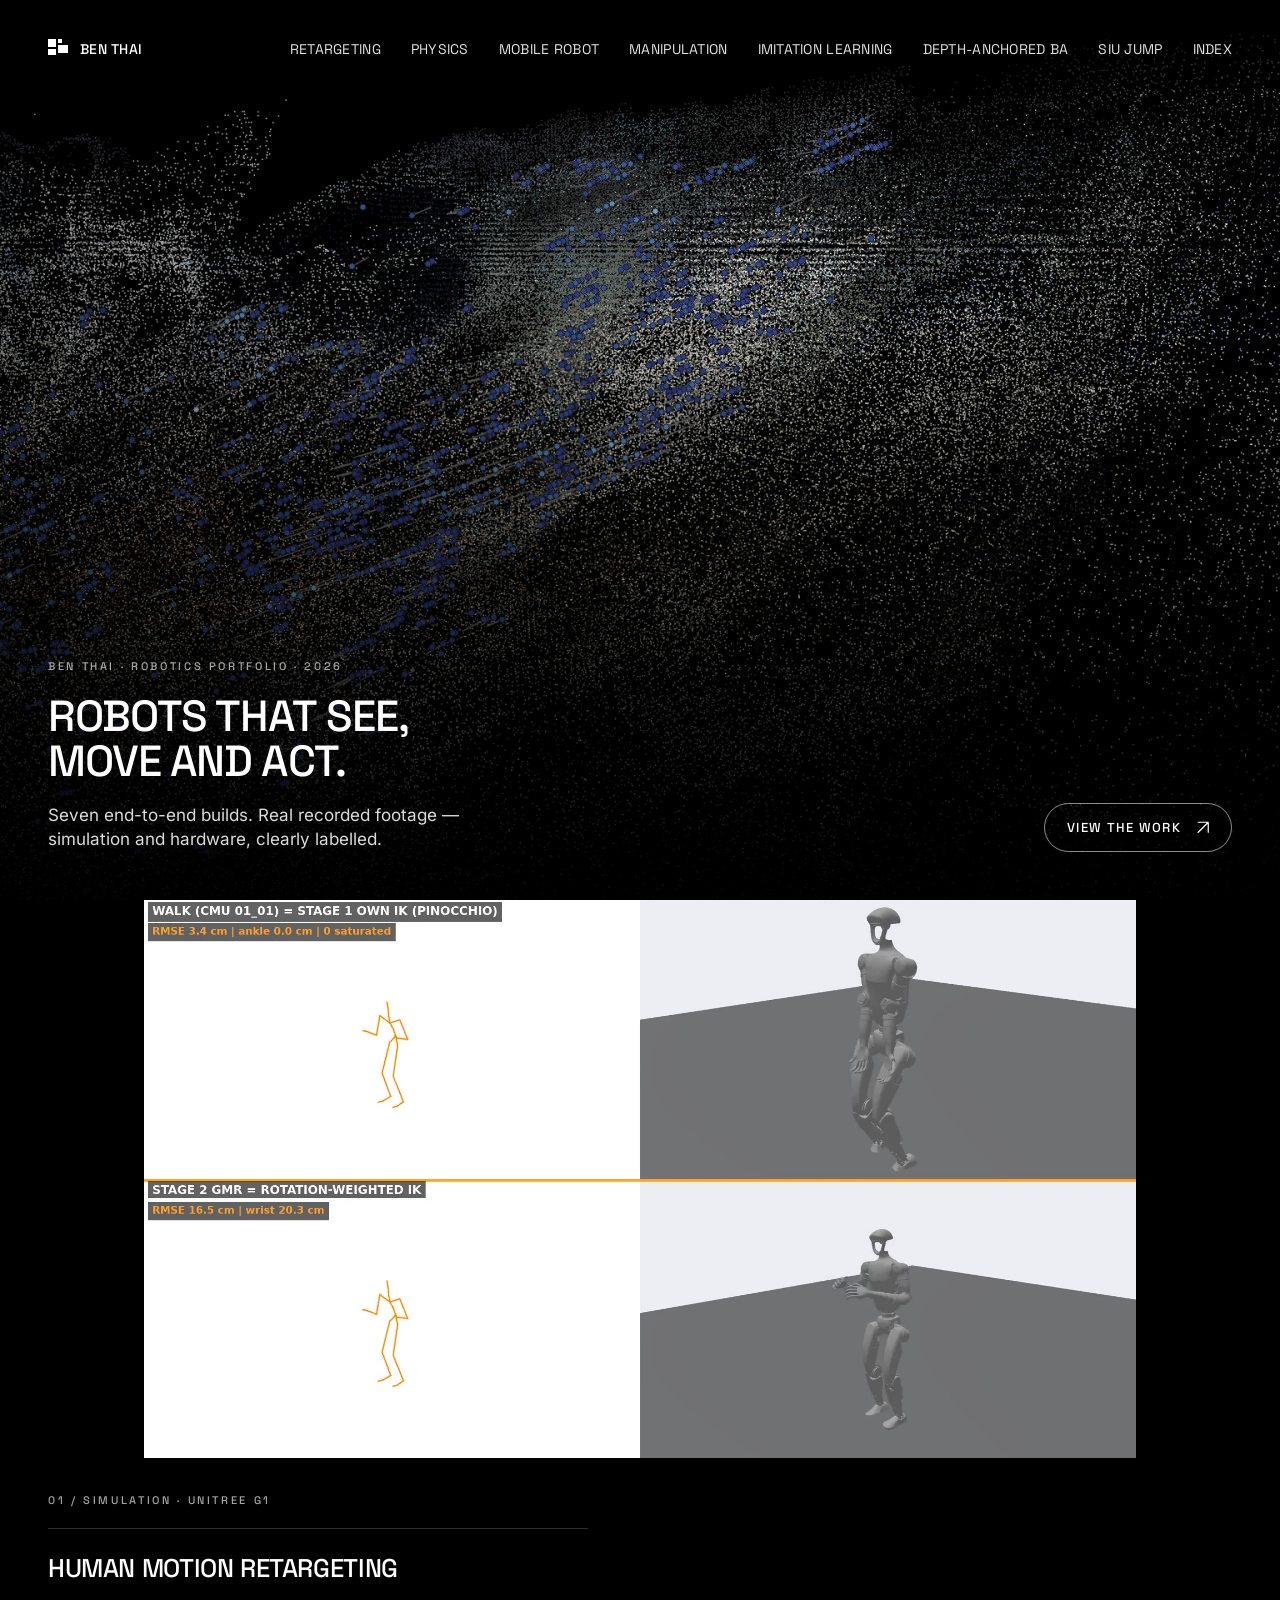
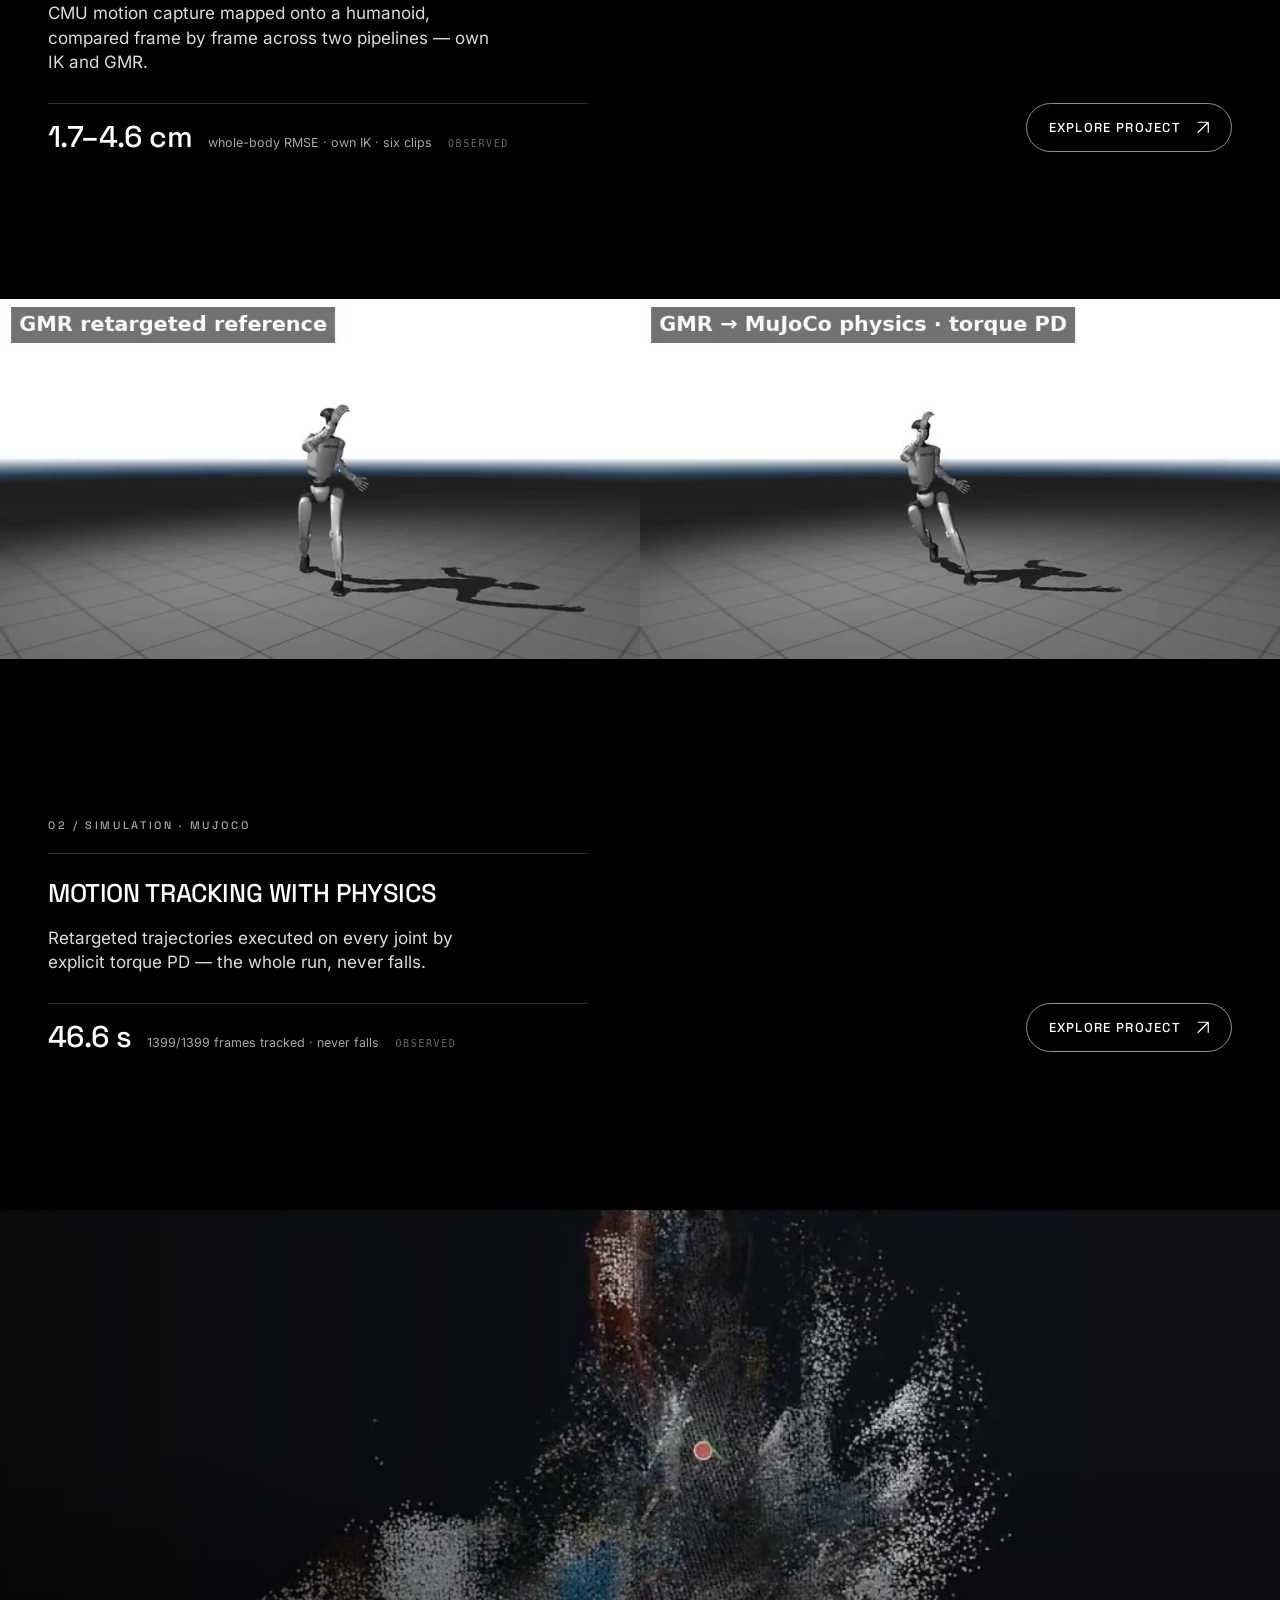
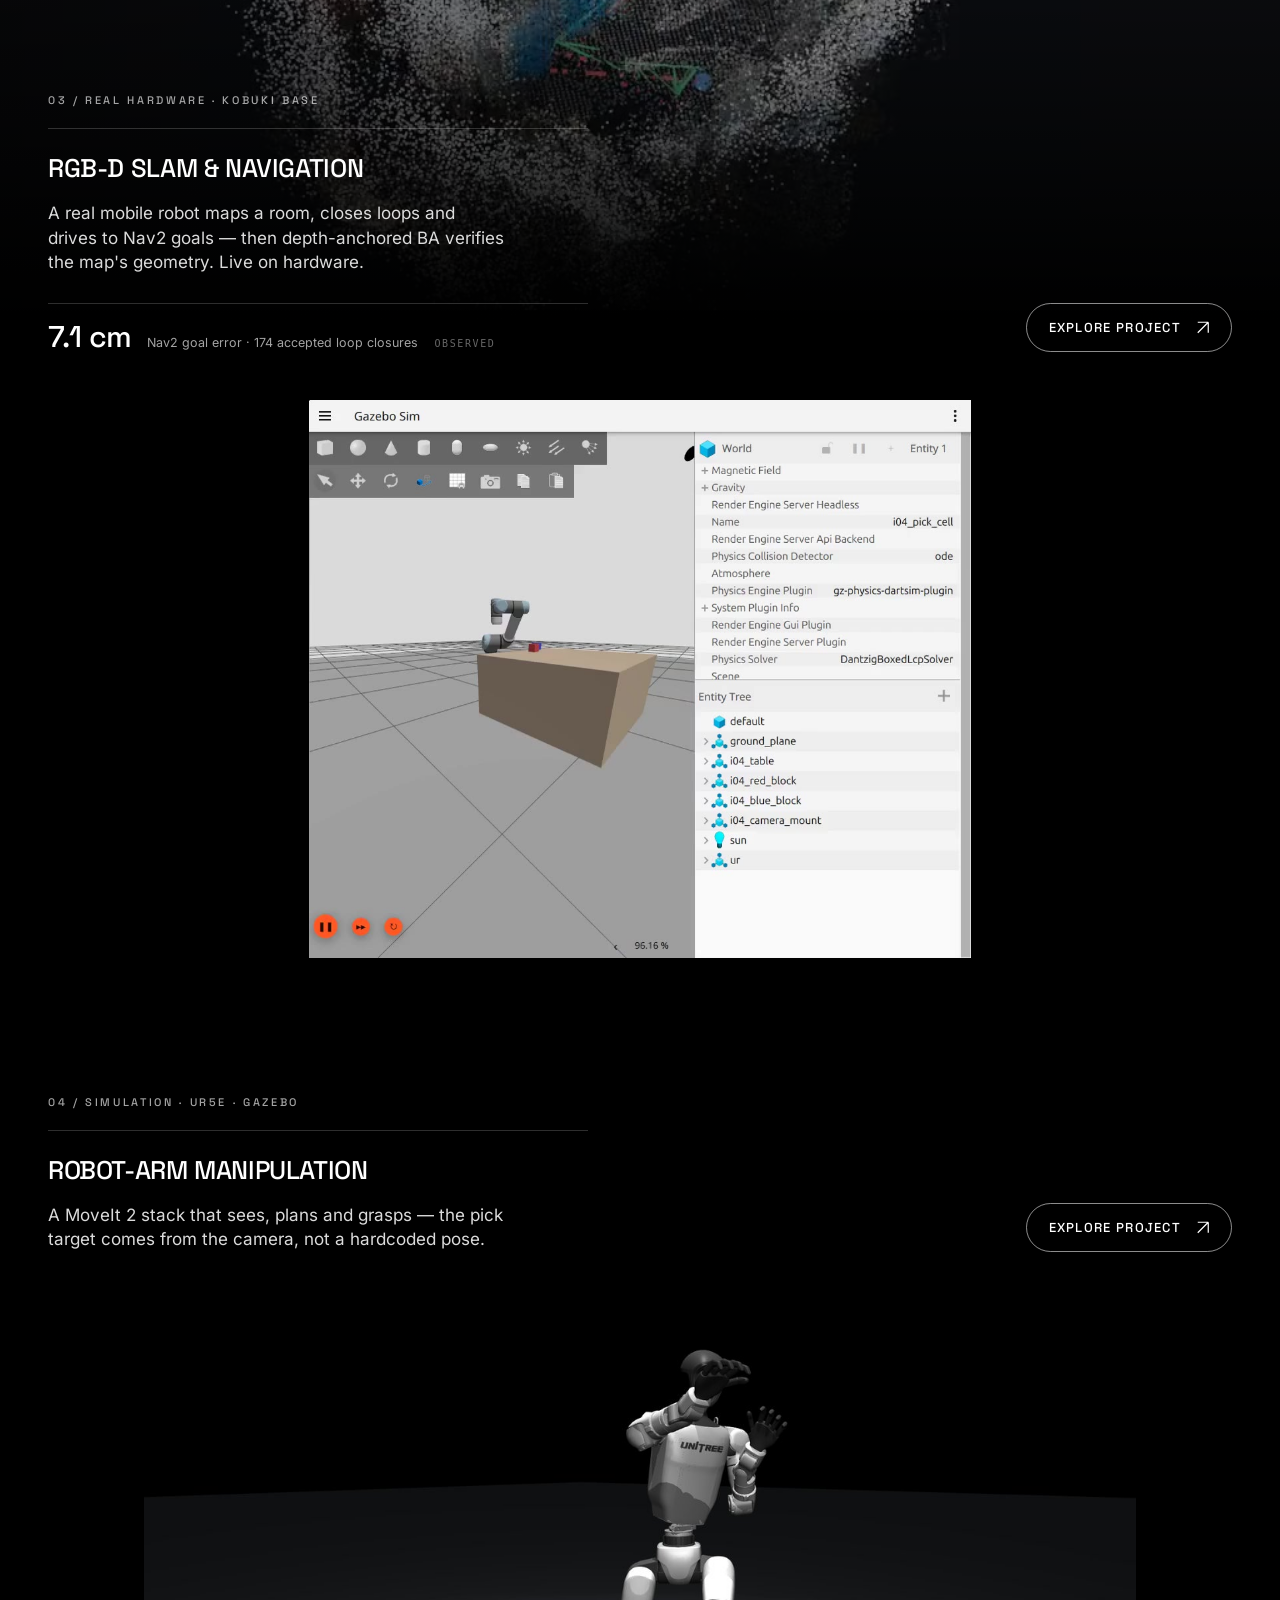
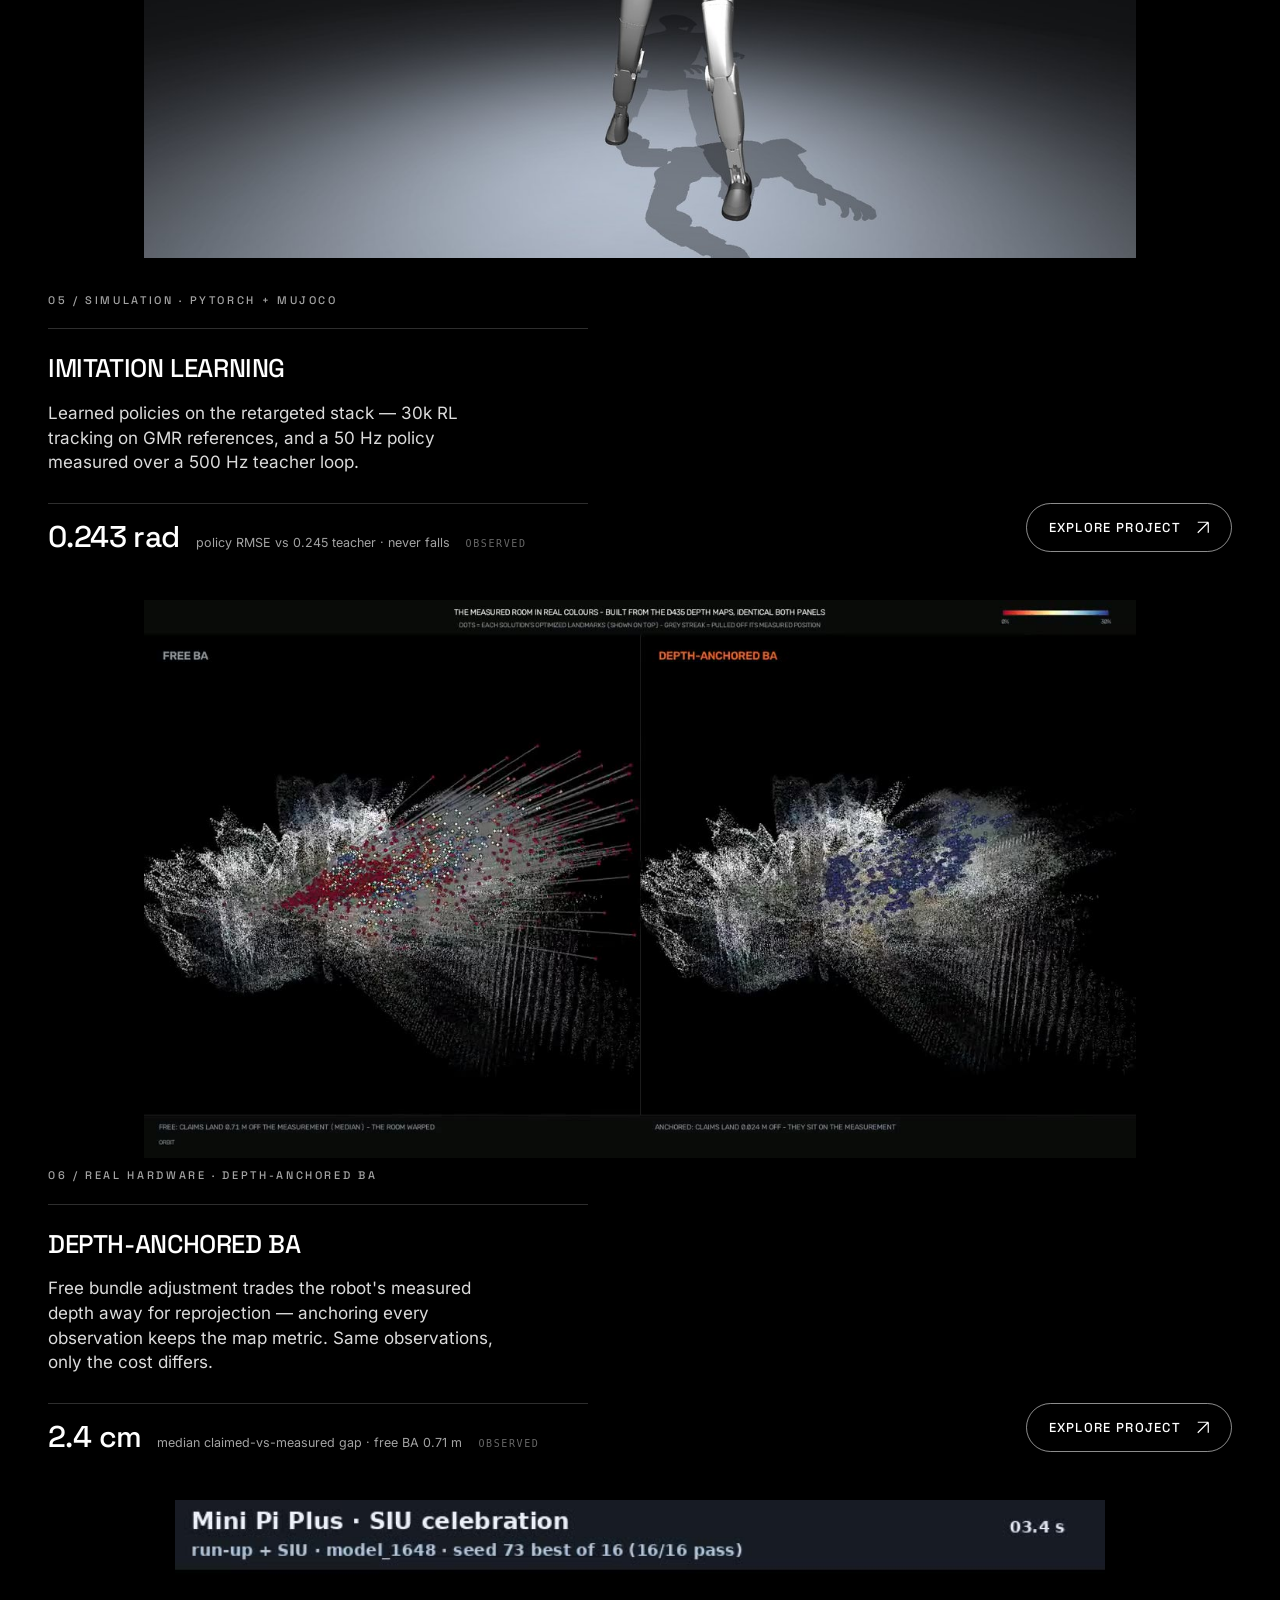
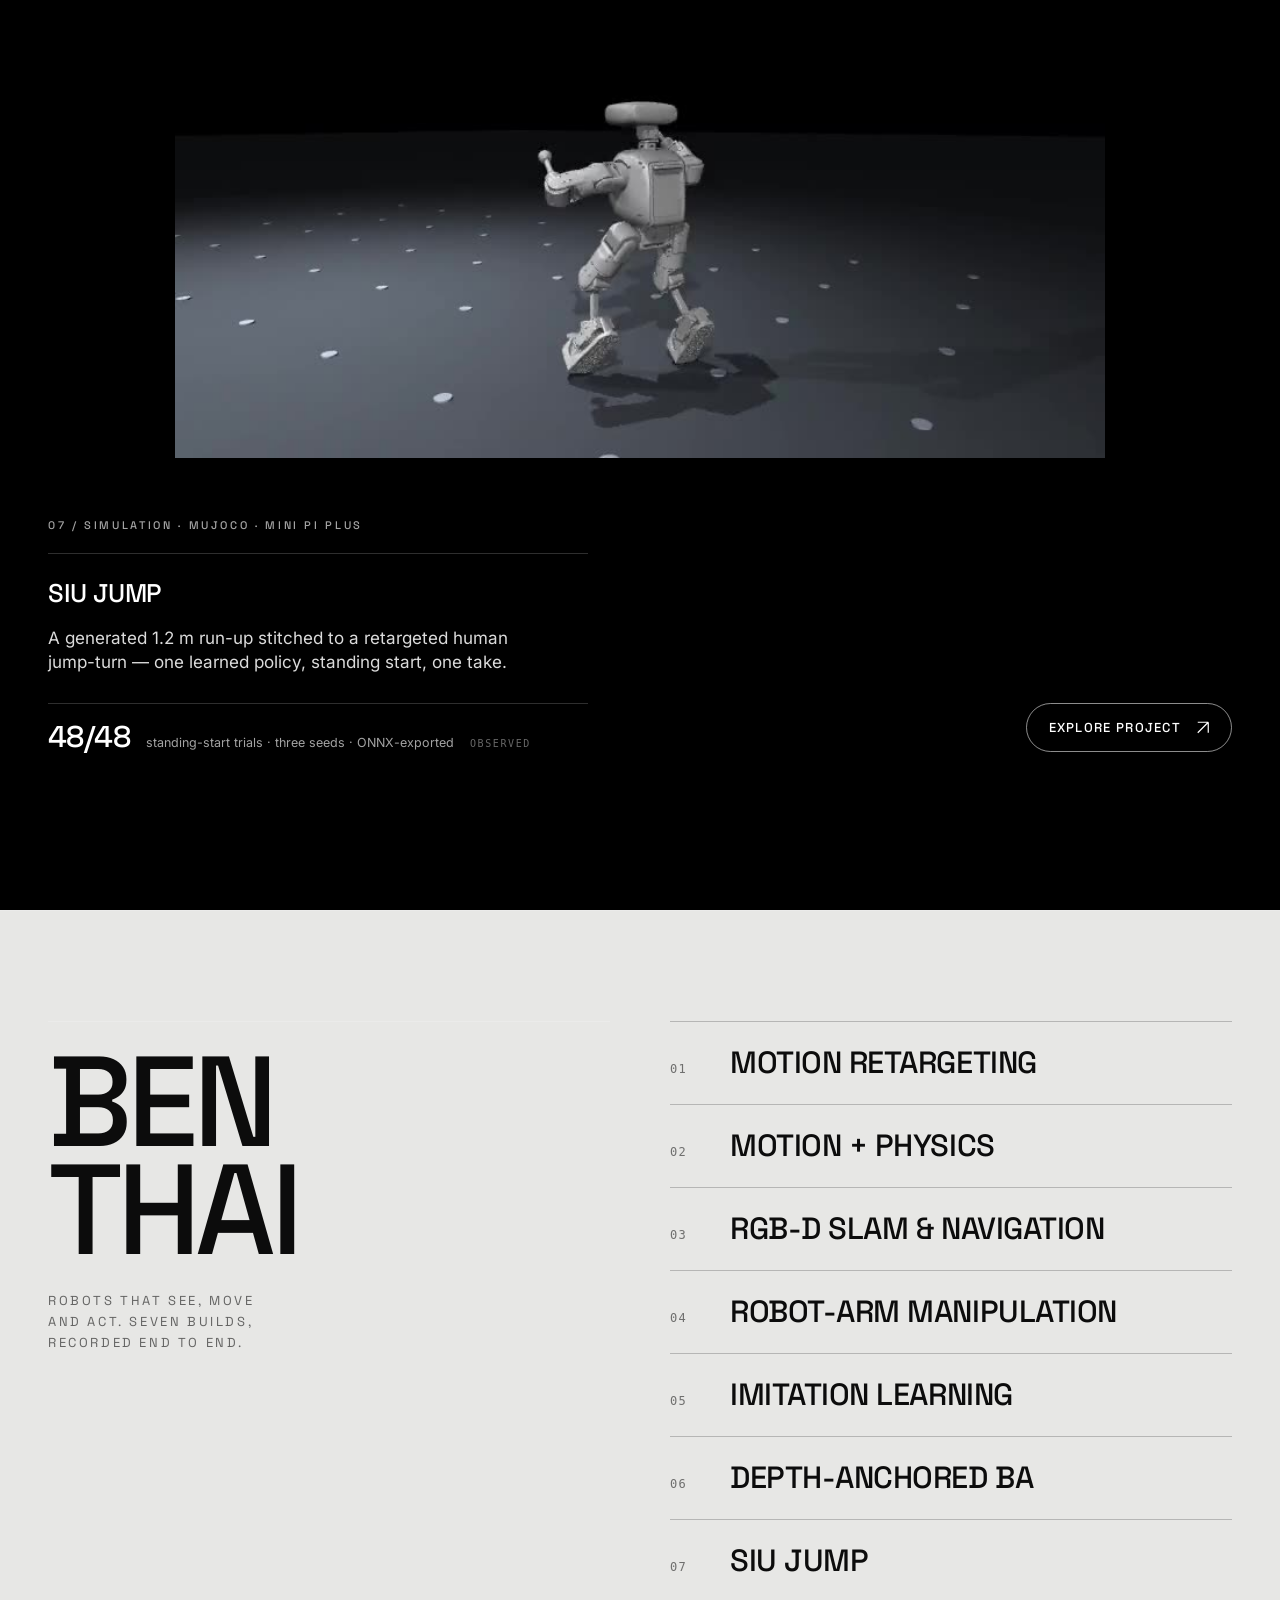
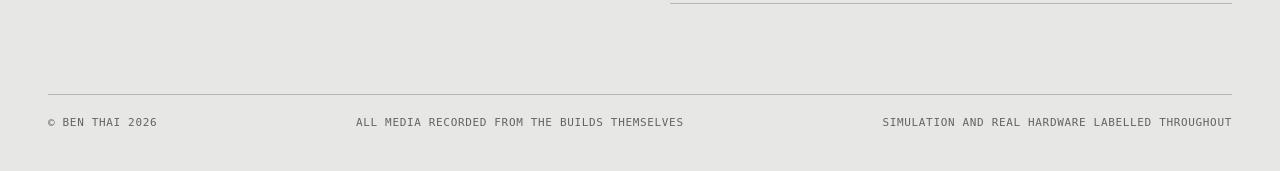
<file: index.html>
<!DOCTYPE html>
<html lang="en">
<head>
<meta charset="utf-8">
<meta name="viewport" content="width=device-width, initial-scale=1">
<title>Ben Thai — Robotics</title>
<meta name="description" content="Seven end-to-end robotics builds by Ben Thai: humanoid motion retargeting, physics-based motion tracking, imitation learning, an athletic run-up jump-turn on a 22-DoF humanoid, real-robot RGB-D SLAM and navigation, MoveIt 2 manipulation, and depth-anchored bundle adjustment verified on hardware.">
<link rel="icon" href="data:image/svg+xml,%3Csvg xmlns='http://www.w3.org/2000/svg' viewBox='0 0 16 16'%3E%3Crect width='16' height='16' fill='%23000'/%3E%3Crect x='3' y='3' width='5' height='5' fill='%23fff'/%3E%3Crect x='9' y='9' width='4' height='4' fill='%23fff'/%3E%3C/svg%3E">
<link rel="stylesheet" href="assets/site.css">
</head>
<body>

<nav class="nav" aria-label="Primary">
  <div class="nav__left">
    <a class="nav__brand" href="#top">
      <svg class="nav__mark" viewBox="0 0 20 20" aria-hidden="true"><rect x="0" y="0" width="8" height="8"/><rect x="10" y="0" width="4" height="4"/><rect x="10" y="6" width="10" height="8"/><rect x="0" y="10" width="8" height="6"/></svg>
      Ben Thai
    </a>
  </div>
  <div class="nav__links">
    <a href="#p1">Retargeting</a>
    <a href="#p2">Physics</a>
    <a href="#p3">Mobile robot</a>
    <a href="#p4">Manipulation</a>
    <a href="#p5">Imitation learning</a>
    <a href="#p6">Depth-anchored BA</a>
    <a href="#p7">SIU jump</a>
    <a href="#index">Index</a>
  </div>
  <button class="nav__toggle" aria-label="Open menu" aria-expanded="false"><span></span></button>
</nav>
<div class="nav__menu" id="navmenu">
  <a href="#p1">Retargeting</a>
  <a href="#p2">Physics</a>
  <a href="#p3">Mobile robot</a>
  <a href="#p4">Manipulation</a>
  <a href="#p5">Imitation learning</a>
  <a href="#p6">Depth-anchored BA</a>
  <a href="#p7">SIU jump</a>
  <a href="#index">Index</a>
</div>

<!-- ------------------------------------------------------------ opening -->
<section class="hero hero--open" id="top">
  <div class="hero__media">
    <video muted loop playsinline autoplay preload="metadata" poster="assets/poster/hero_ba.jpg">
      <source src="assets/video/hero_ba.mp4" type="video/mp4">
    </video>
  </div>
  <div class="hero__scrim"></div>
  <div class="hero__content">
    <p class="hero__kicker">Ben Thai · Robotics portfolio · 2026</p>
    <h1 class="hero__title">Robots that see, move and act.</h1>
    <p class="hero__desc">Seven end-to-end builds. Real recorded footage — simulation and hardware, clearly labelled.</p>
  </div>
  <a class="hero__cta" href="#p1">View the work
    <svg viewBox="0 0 12 13" fill="none" aria-hidden="true"><path d="M0.75 11.75L11.25 1.25M11.25 1.25H0.75M11.25 1.25V11.75" stroke-width="1.2"/></svg>
  </a>
</section>

<!-- --------------------------------------------------- 01 retargeting -->
<section class="hero hero--stage" id="p1">
  <div class="hero__media">
    <video muted loop playsinline preload="none"
      poster="assets/poster/hero_retarget.jpg">
      <source src="assets/video/hero_retarget.mp4" type="video/mp4">
    </video>
  </div>
  <div class="hero__scrim"></div>
  <div class="hero__content">
    <p class="hero__kicker">01 / Simulation · Unitree G1</p>
    <h2 class="hero__title">Human motion retargeting</h2>
    <p class="hero__desc">CMU motion capture mapped onto a humanoid, compared frame by frame across two pipelines — own IK and GMR.</p>
    <div class="hero__result">
      <span class="n">1.7–4.6 cm</span>
      <span class="l">whole-body RMSE · own IK · six clips</span>
      <span class="e">Observed</span>
    </div>
  </div>
  <a class="hero__cta" href="motion-retargeting/">Explore project
    <svg viewBox="0 0 12 13" fill="none" aria-hidden="true"><path d="M0.75 11.75L11.25 1.25M11.25 1.25H0.75M11.25 1.25V11.75" stroke-width="1.2"/></svg>
  </a>
</section>

<!-- ------------------------------------------------------- 02 physics -->
<section class="hero hero--stage" id="p2">
  <div class="hero__media">
    <video muted loop playsinline preload="none"
      poster="assets/poster/track_box_gmr.jpg">
      <source src="assets/video/track_box_gmr.mp4" type="video/mp4">
    </video>
  </div>
  <div class="hero__scrim"></div>
  <div class="hero__content">
    <p class="hero__kicker">02 / Simulation · MuJoCo</p>
    <h2 class="hero__title">Motion tracking with physics</h2>
    <p class="hero__desc">Retargeted trajectories executed on every joint by explicit torque PD — the whole run, never falls.</p>
    <div class="hero__result">
      <span class="n">46.6 s</span>
      <span class="l">1399/1399 frames tracked · never falls</span>
      <span class="e">Observed</span>
    </div>
  </div>
  <a class="hero__cta" href="motion-physics/">Explore project
    <svg viewBox="0 0 12 13" fill="none" aria-hidden="true"><path d="M0.75 11.75L11.25 1.25M11.25 1.25H0.75M11.25 1.25V11.75" stroke-width="1.2"/></svg>
  </a>
</section>

<!-- --------------------------------------------------- 03 mobile robot -->
<section class="hero" id="p3">
  <div class="hero__media">
    <video muted loop playsinline preload="none"
      poster="assets/poster/hero_cloud.jpg">
      <source src="assets/video/hero_cloud.mp4" type="video/mp4">
    </video>
  </div>
  <div class="hero__scrim"></div>
  <div class="hero__content">
    <p class="hero__kicker">03 / Real hardware · Kobuki base</p>
    <h2 class="hero__title">RGB-D SLAM &amp; navigation</h2>
    <p class="hero__desc">A real mobile robot maps a room, closes loops and drives to Nav2 goals — then depth-anchored BA verifies the map's geometry. Live on hardware.</p>
    <div class="hero__result">
      <span class="n">7.1 cm</span>
      <span class="l">Nav2 goal error · 174 accepted loop closures</span>
      <span class="e">Observed</span>
    </div>
  </div>
  <a class="hero__cta" href="mobile-robot/">Explore project
    <svg viewBox="0 0 12 13" fill="none" aria-hidden="true"><path d="M0.75 11.75L11.25 1.25M11.25 1.25H0.75M11.25 1.25V11.75" stroke-width="1.2"/></svg>
  </a>
</section>

<!-- ---------------------------------------------------- 04 manipulation -->
<section class="hero hero--stage" id="p4">
  <div class="hero__media">
    <video muted loop playsinline preload="none"
      poster="assets/poster/hero_arm.jpg">
      <source src="assets/video/hero_arm.mp4" type="video/mp4">
    </video>
  </div>
  <div class="hero__scrim"></div>
  <div class="hero__content">
    <p class="hero__kicker">04 / Simulation · UR5e · Gazebo</p>
    <h2 class="hero__title">Robot-arm manipulation</h2>
    <p class="hero__desc">A MoveIt 2 stack that sees, plans and grasps — the pick target comes from the camera, not a hardcoded pose.</p>
  </div>
  <a class="hero__cta" href="robot-arm/">Explore project
    <svg viewBox="0 0 12 13" fill="none" aria-hidden="true"><path d="M0.75 11.75L11.25 1.25M11.25 1.25H0.75M11.25 1.25V11.75" stroke-width="1.2"/></svg>
  </a>
</section>

<!-- --------------------------------------------- 05 imitation learning -->
<section class="hero hero--stage" id="p5">
  <div class="hero__media">
    <video muted loop playsinline preload="none"
      poster="assets/poster/hero_boxgmr30k.jpg">
      <source src="assets/video/hero_boxgmr30k.mp4" type="video/mp4">
    </video>
  </div>
  <div class="hero__scrim"></div>
  <div class="hero__content">
    <p class="hero__kicker">05 / Simulation · PyTorch + MuJoCo</p>
    <h2 class="hero__title">Imitation learning</h2>
    <p class="hero__desc">Learned policies on the retargeted stack — 30k RL tracking on GMR references, and a 50 Hz policy measured over a 500 Hz teacher loop.</p>
    <div class="hero__result">
      <span class="n">0.243 rad</span>
      <span class="l">policy RMSE vs 0.245 teacher · never falls</span>
      <span class="e">Observed</span>
    </div>
  </div>
  <a class="hero__cta" href="imitation-learning/">Explore project
    <svg viewBox="0 0 12 13" fill="none" aria-hidden="true"><path d="M0.75 11.75L11.25 1.25M11.25 1.25H0.75M11.25 1.25V11.75" stroke-width="1.2"/></svg>
  </a>
</section>

<!-- ------------------------------------------------ 06 depth-anchor BA -->
<section class="hero hero--stage" id="p6">
  <div class="hero__media">
    <video muted loop playsinline preload="none"
      poster="assets/poster/hero_anchor.jpg">
      <source src="assets/video/hero_anchor.mp4" type="video/mp4">
    </video>
  </div>
  <div class="hero__scrim"></div>
  <div class="hero__content">
    <p class="hero__kicker">06 / Real hardware · depth-anchored BA</p>
    <h2 class="hero__title">Depth-anchored BA</h2>
    <p class="hero__desc">Free bundle adjustment trades the robot's measured depth away for reprojection — anchoring every observation keeps the map metric. Same observations, only the cost differs.</p>
    <div class="hero__result">
      <span class="n">2.4 cm</span>
      <span class="l">median claimed-vs-measured gap · free BA 0.71 m</span>
      <span class="e">Observed</span>
    </div>
  </div>
  <a class="hero__cta" href="depth-anchor/">Explore project
    <svg viewBox="0 0 12 13" fill="none" aria-hidden="true"><path d="M0.75 11.75L11.25 1.25M11.25 1.25H0.75M11.25 1.25V11.75" stroke-width="1.2"/></svg>
  </a>
</section>


<!-- ------------------------------------------------------ 07 SIU jump -->
<section class="hero hero--stage" id="p7">
  <div class="hero__media">
    <video muted loop playsinline preload="none"
      poster="assets/poster/siu_policy.jpg">
      <source src="assets/video/siu_policy.mp4" type="video/mp4">
    </video>
  </div>
  <div class="hero__scrim"></div>
  <div class="hero__content">
    <p class="hero__kicker">07 / Simulation · MuJoCo · Mini Pi Plus</p>
    <h2 class="hero__title">SIU jump</h2>
    <p class="hero__desc">A generated 1.2 m run-up stitched to a retargeted human jump-turn — one learned policy, standing start, one take.</p>
    <div class="hero__result">
      <span class="n">48/48</span>
      <span class="l">standing-start trials · three seeds · ONNX-exported</span>
      <span class="e">Observed</span>
    </div>
  </div>
  <a class="hero__cta" href="siu-jump/">Explore project
    <svg viewBox="0 0 12 13" fill="none" aria-hidden="true"><path d="M0.75 11.75L11.25 1.25M11.25 1.25H0.75M11.25 1.25V11.75" stroke-width="1.2"/></svg>
  </a>
</section>

<!-- ------------------------------------------------------ light index -->
<footer class="index" id="index">
  <div class="index__inner">
    <div>
      <h2 class="index__word">Ben<br>Thai</h2>
      <p class="index__tag">Robots that see, move and act. Seven builds, recorded end to end.</p>
    </div>
    <ol class="index__list">
      <li><a href="motion-retargeting/"><span class="num">01</span> Motion retargeting</a></li>
      <li><a href="motion-physics/"><span class="num">02</span> Motion + physics</a></li>
      <li><a href="mobile-robot/"><span class="num">03</span> RGB-D SLAM &amp; navigation</a></li>
      <li><a href="robot-arm/"><span class="num">04</span> Robot-arm manipulation</a></li>
      <li><a href="imitation-learning/"><span class="num">05</span> Imitation learning</a></li>
      <li><a href="depth-anchor/"><span class="num">06</span> Depth-anchored BA</a></li>
      <li><a href="siu-jump/"><span class="num">07</span> SIU jump</a></li>
    </ol>
  </div>
  <div class="index__foot">
    <span>© Ben Thai 2026</span>
    <span>All media recorded from the builds themselves</span>
    <span>Simulation and real hardware labelled throughout</span>
  </div>
</footer>

<script src="assets/site.js"></script>
</body>
</html>
</file>
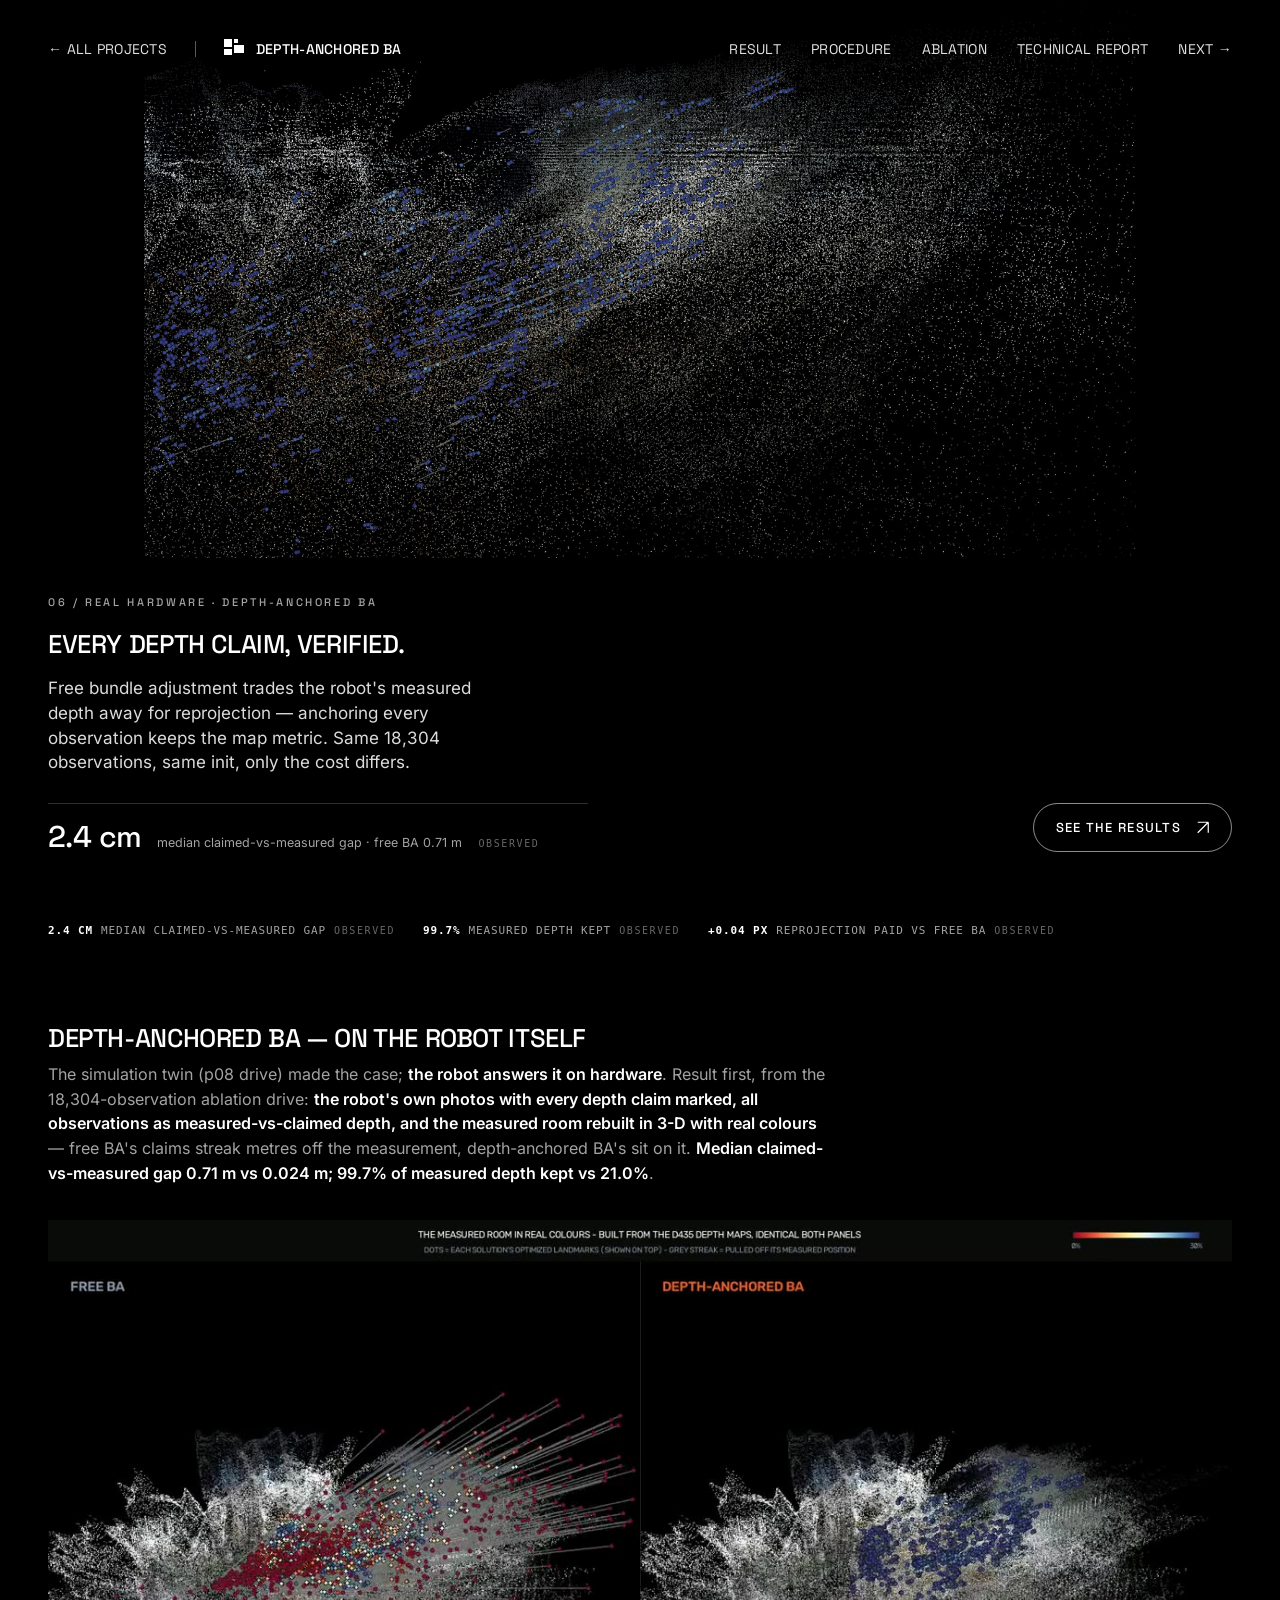
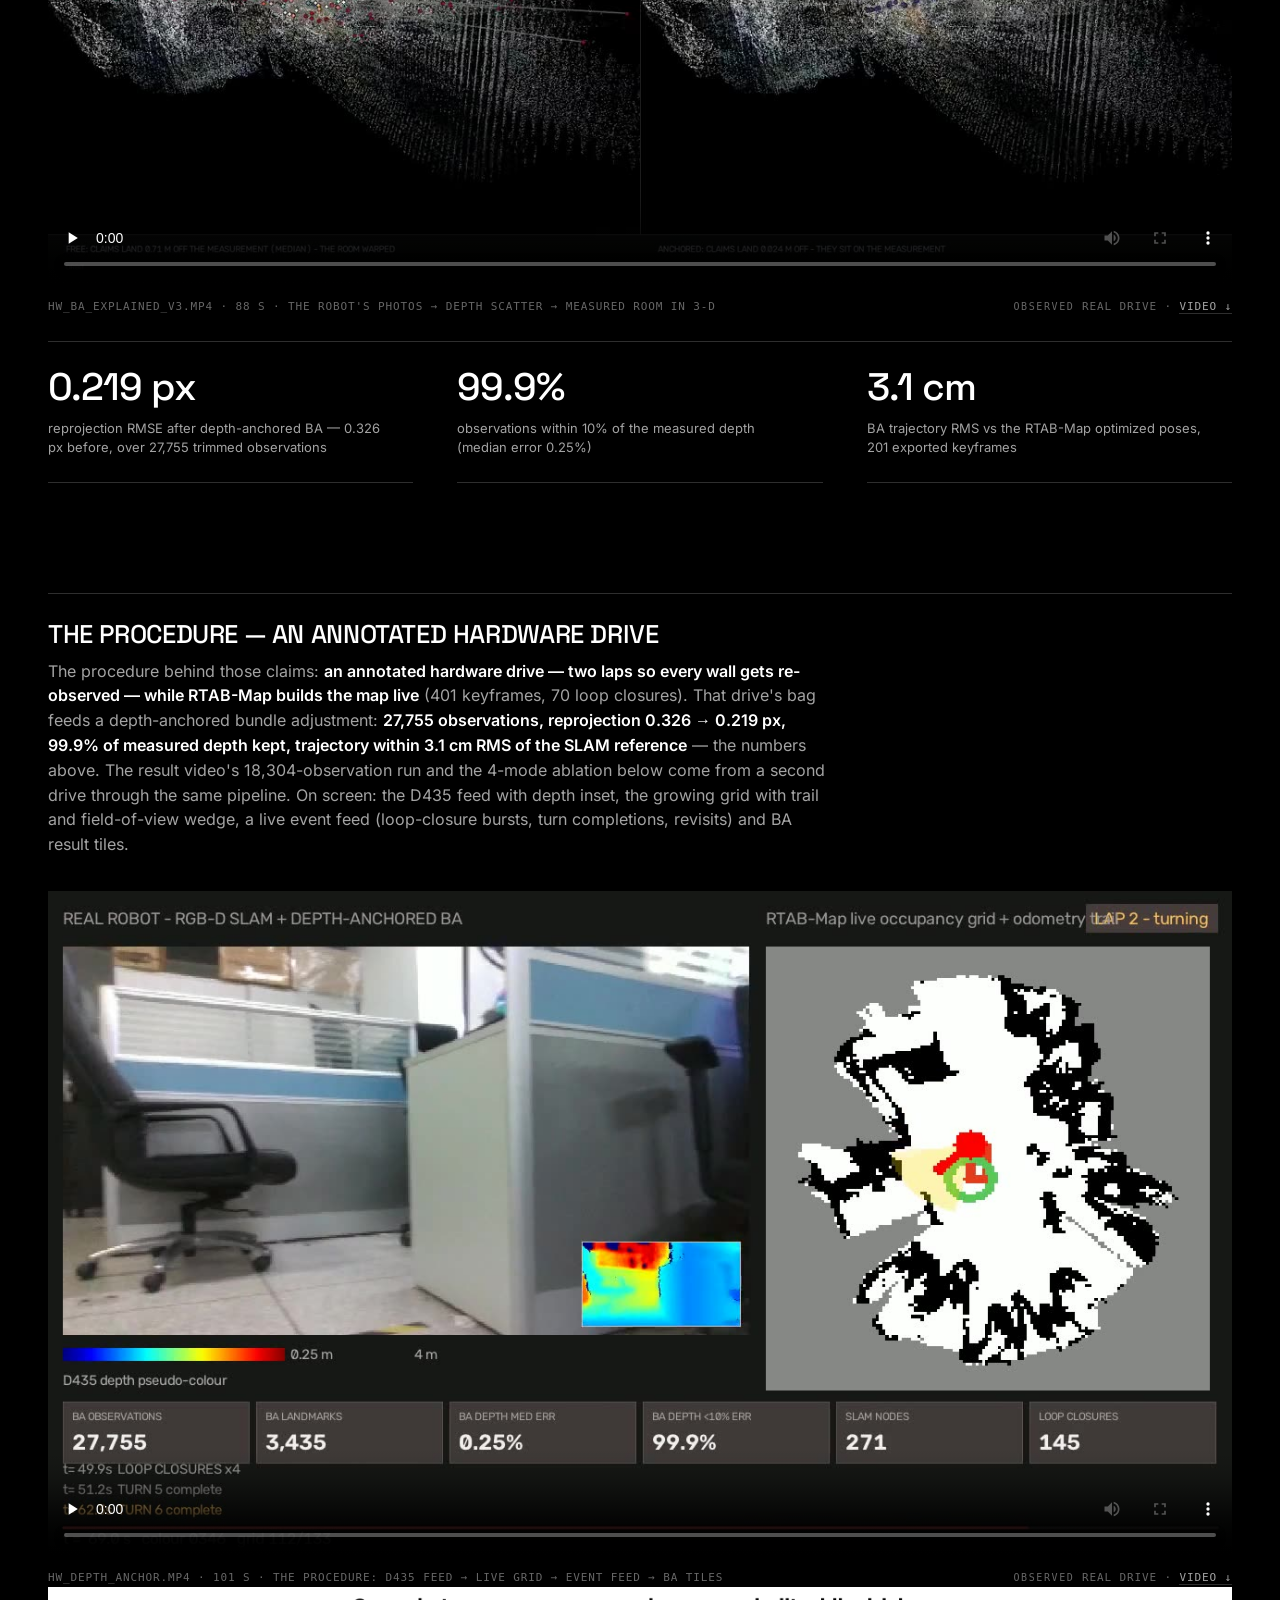
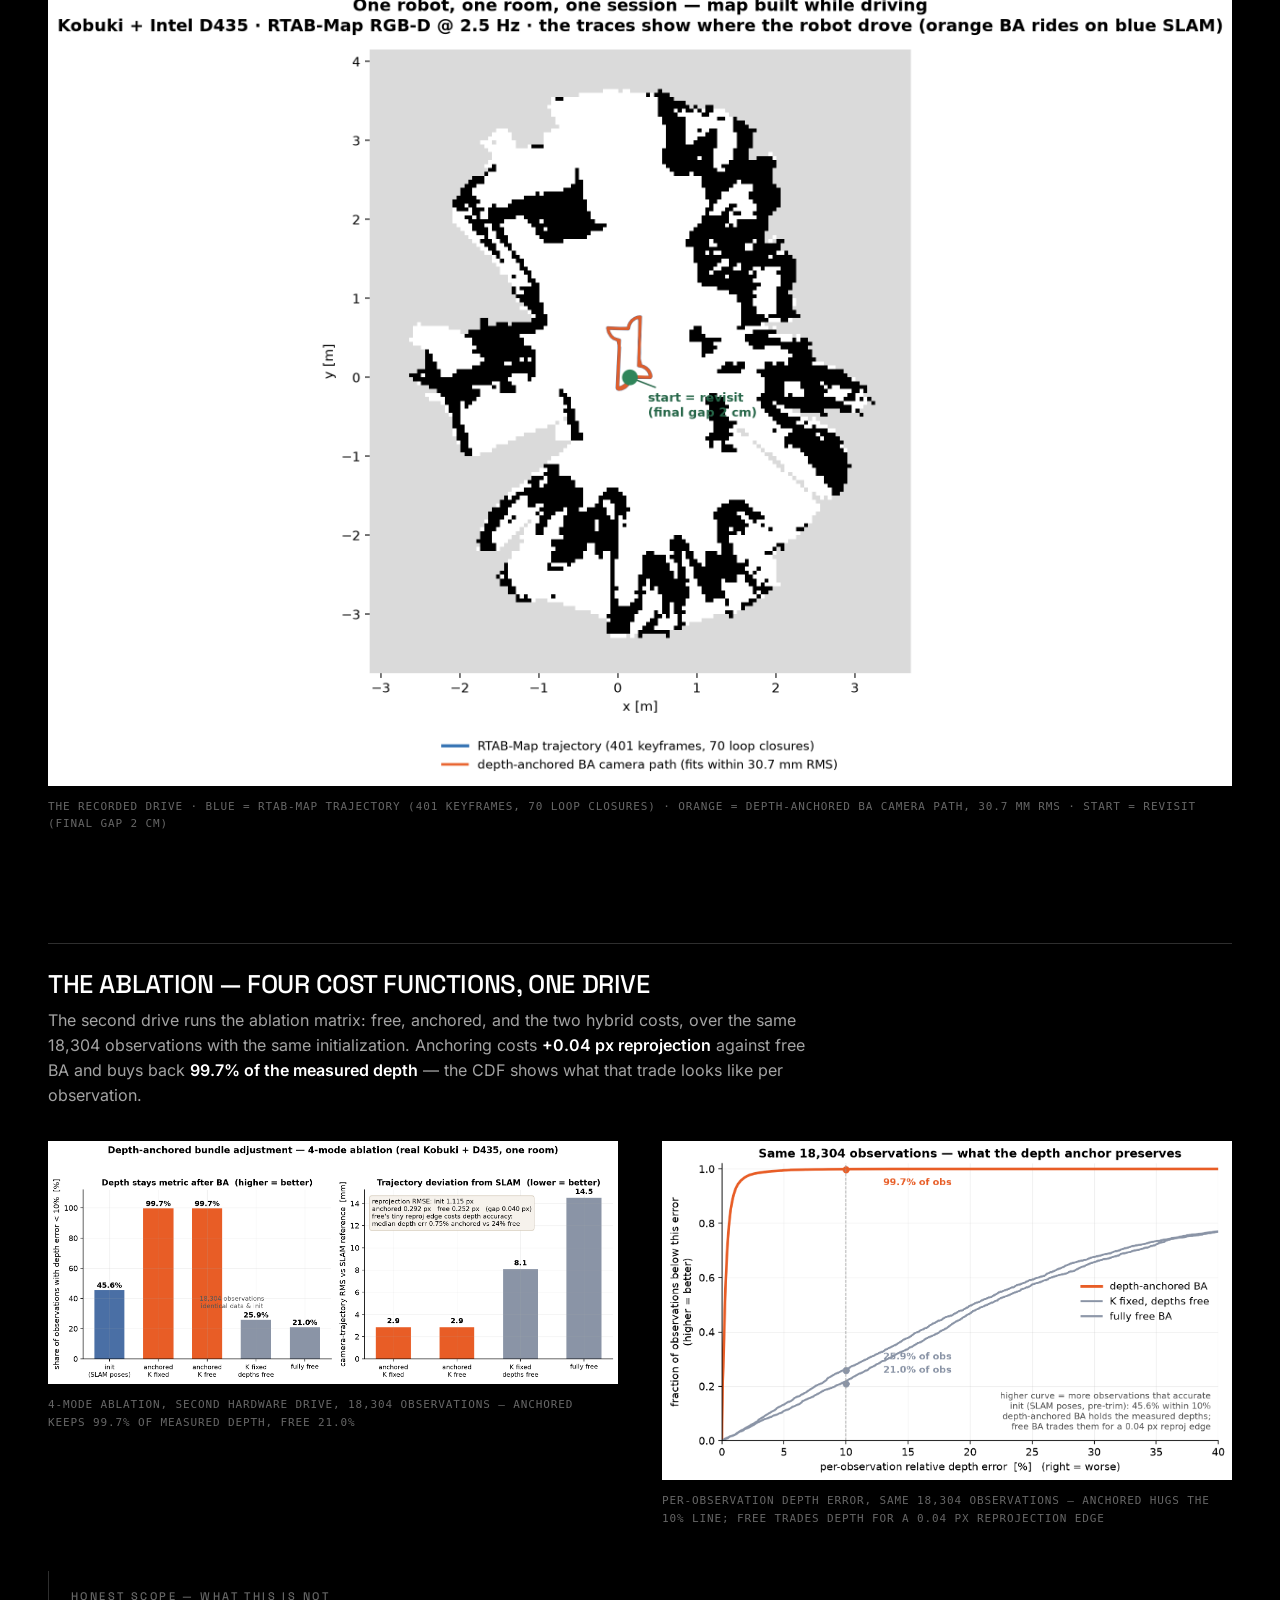
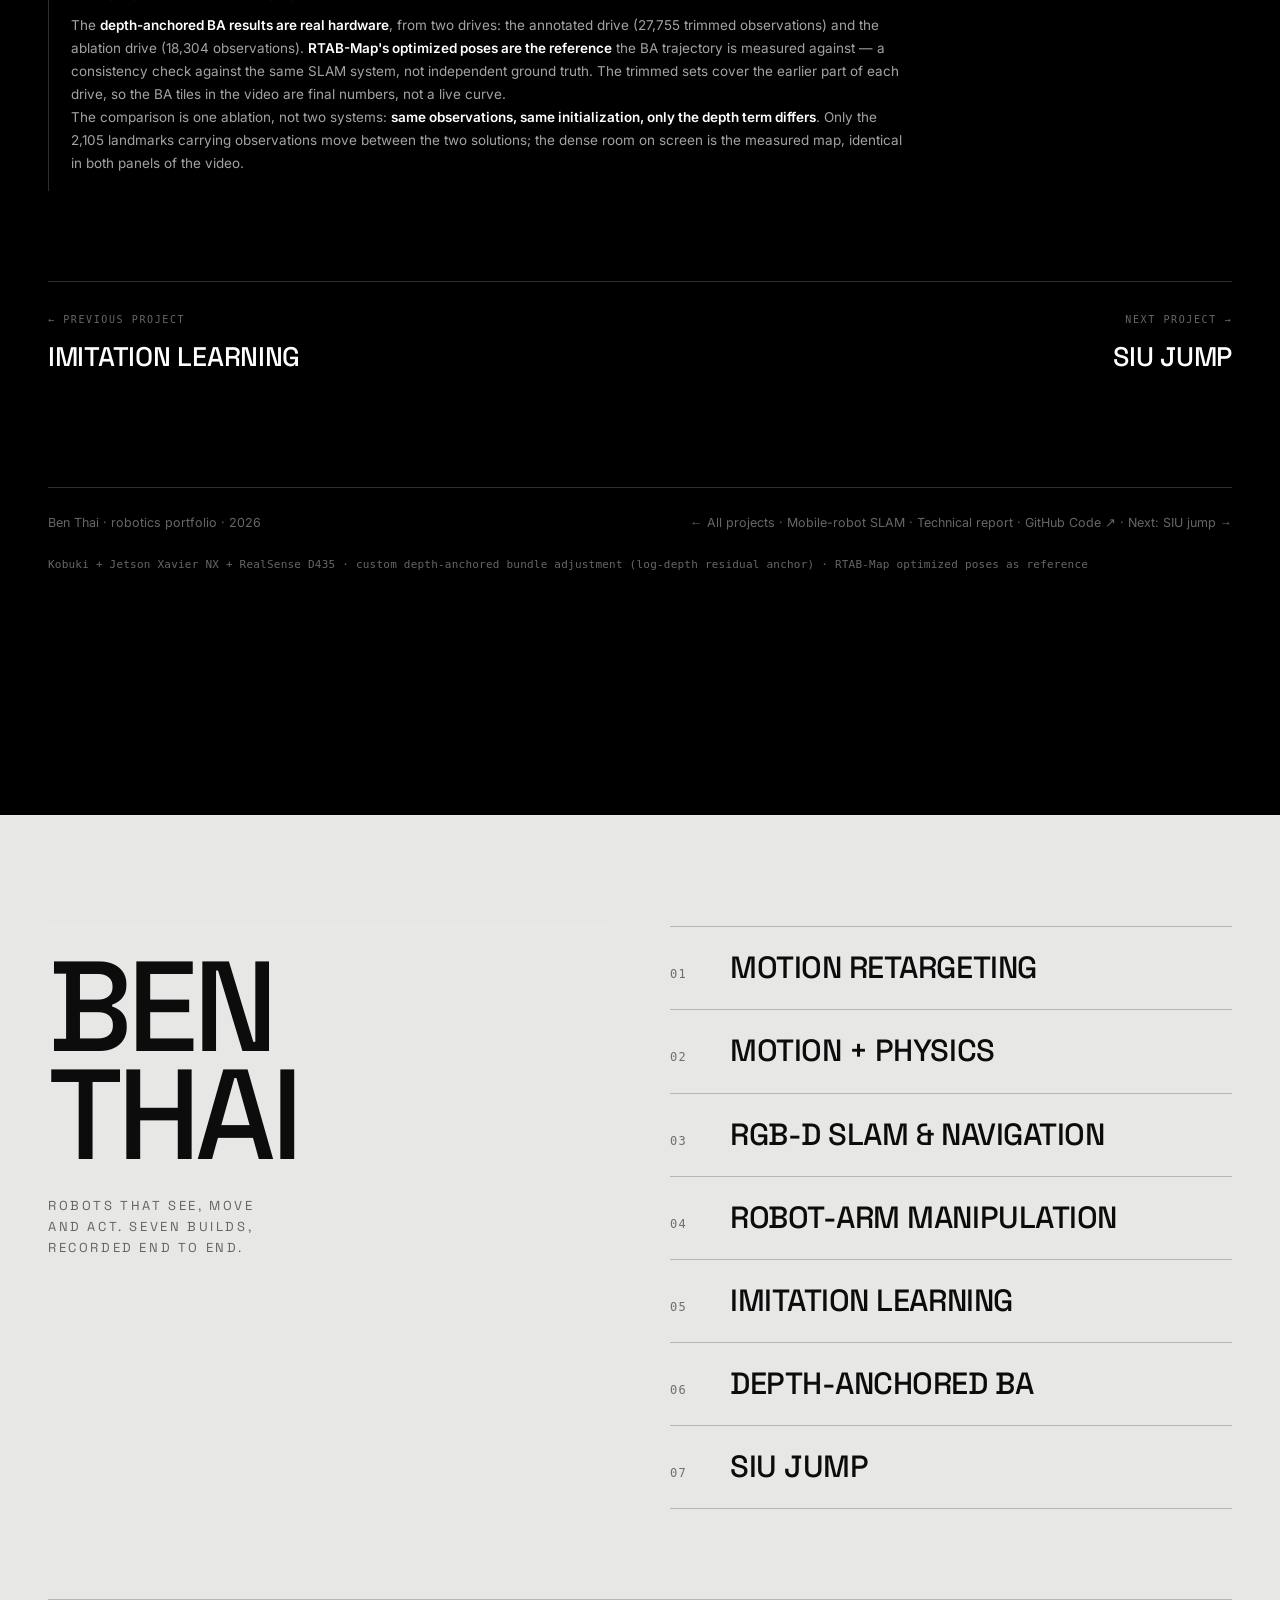
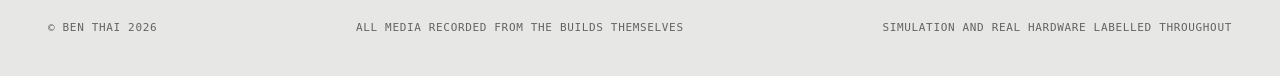
<file: depth-anchor/index.html>
<!DOCTYPE html>
<html lang="en">
<head>
<meta charset="utf-8">
<meta name="viewport" content="width=device-width, initial-scale=1">
<title>Ben Thai — Depth-anchored Bundle Adjustment on a Real Robot</title>
<meta name="description" content="Depth-anchored bundle adjustment on real hardware: anchoring every observation with a log-depth term keeps 99.7% of the robot's measured depth — free BA trades it away for reprojection.">
<link rel="icon" href="data:image/svg+xml,%3Csvg xmlns='http://www.w3.org/2000/svg' viewBox='0 0 16 16'%3E%3Crect width='16' height='16' fill='%23000'/%3E%3Crect x='3' y='3' width='5' height='5' fill='%23fff'/%3E%3Crect x='9' y='9' width='4' height='4' fill='%23fff'/%3E%3C/svg%3E">
<link rel="stylesheet" href="../assets/site.css">
</head>
<body>

<nav class="nav" aria-label="Primary">
  <div class="nav__left">
    <a class="nav__back" href="../">← All projects</a>
    <span class="nav__sep"></span>
    <a class="nav__brand" href="../">
      <svg class="nav__mark" viewBox="0 0 20 20" aria-hidden="true"><rect x="0" y="0" width="8" height="8"/><rect x="10" y="0" width="4" height="4"/><rect x="10" y="6" width="10" height="8"/><rect x="0" y="10" width="8" height="6"/></svg>
      Depth-anchored BA
    </a>
  </div>
  <div class="nav__links">
    <a href="#result">Result</a>
    <a href="#procedure">Procedure</a>
    <a href="#ablation">Ablation</a>
    <a href="../reports/03-mobile-robot.html">Technical report</a>
    <a href="../siu-jump/">Next →</a>
  </div>
  <button class="nav__toggle" aria-label="Open menu" aria-expanded="false"><span></span></button>
</nav>
<div class="nav__menu" id="navmenu">
  <a href="../">← All projects</a>
  <a href="#result">Result</a>
  <a href="#procedure">Procedure</a>
  <a href="#ablation">Ablation</a>
  <a href="../reports/03-mobile-robot.html">Technical report</a>
  <a href="../siu-jump/">Next project →</a>
</div>

<section class="hero hero--stage">
  <div class="hero__media">
    <video muted loop playsinline autoplay preload="metadata" poster="../assets/poster/hero_ba.jpg">
      <source src="../assets/video/hero_ba.mp4" type="video/mp4">
    </video>
  </div>
  <div class="hero__scrim"></div>
  <div class="hero__content">
    <p class="hero__kicker">06 / Real hardware · depth-anchored BA</p>
    <h1 class="hero__title">Every depth claim, verified.</h1>
    <p class="hero__desc">Free bundle adjustment trades the robot's measured depth away for reprojection — anchoring every observation keeps the map metric. Same 18,304 observations, same init, only the cost differs.</p>
    <div class="hero__result">
      <span class="n">2.4 cm</span>
      <span class="l">median claimed-vs-measured gap · free BA 0.71 m</span>
      <span class="e">Observed</span>
    </div>
  </div>
  <a class="hero__cta" href="#result">See the results
    <svg viewBox="0 0 12 13" fill="none" aria-hidden="true"><path d="M0.75 11.75L11.25 1.25M11.25 1.25H0.75M11.25 1.25V11.75" stroke-width="1.2"/></svg>
  </a>
</section>

<div class="wrap">

<div class="legend">
  <span class="badge"><b>2.4 cm</b> median claimed-vs-measured gap <span class="ev">Observed</span></span>
  <span class="badge"><b>99.7%</b> measured depth kept <span class="ev">Observed</span></span>
  <span class="badge"><b>+0.04 px</b> reprojection paid vs free BA <span class="ev">Observed</span></span>
</div>

<h2 id="result" class="first">Depth-anchored BA — on the robot itself</h2>
<p class="lead">The simulation twin (<a href="../mobile-robot/#sfm">p08 drive</a>) made the case;
<strong>the robot answers it on hardware</strong>. Result first, from the 18,304-observation
ablation drive: <strong>the robot's own photos with every depth claim marked, all observations
as measured-vs-claimed depth, and the measured room rebuilt in 3-D with real colours</strong> —
free BA's claims streak metres off the measurement, depth-anchored BA's sit on it.
<strong>Median claimed-vs-measured gap 0.71 m vs 0.024 m; 99.7% of measured depth kept
vs 21.0%</strong>.</p>
<div class="video-card">
  <video controls preload="none" poster="../assets/poster/hw_ba_explained_v3.jpg">
    <source src="../assets/video/hw_ba_explained_v3.mp4" type="video/mp4">
  </video>
  <div class="cap"><span>hw_ba_explained_v3.mp4 · 88 s · the robot's photos → depth scatter → measured room in 3-D</span>
    <span><span class="ev">Observed</span> real drive · <a href="../assets/video/hw_ba_explained_v3.mp4" download>video ↓</a></span></div>
</div>
<div class="statgrid">
  <div class="statcard"><div class="big">0.219 px</div>
    <div class="lab">reprojection RMSE after depth-anchored BA — 0.326 px before, over 27,755 trimmed observations</div></div>
  <div class="statcard"><div class="big">99.9%</div>
    <div class="lab">observations within 10% of the measured depth (median error 0.25%)</div></div>
  <div class="statcard"><div class="big">3.1 cm</div>
    <div class="lab">BA trajectory RMS vs the RTAB-Map optimized poses, 201 exported keyframes</div></div>
</div>

<h2 id="procedure">The procedure — an annotated hardware drive</h2>
<p class="lead">The procedure behind those claims: <strong>an annotated hardware drive —
two laps so every wall gets re-observed — while RTAB-Map builds the map live</strong>
(401 keyframes, 70 loop closures). That drive's bag feeds a depth-anchored bundle
adjustment: <strong>27,755 observations, reprojection 0.326 → 0.219 px, 99.9% of
measured depth kept, trajectory within 3.1 cm RMS of the SLAM reference</strong> — the
numbers above. The result video's 18,304-observation run and the 4-mode ablation below
come from a second drive through the same pipeline. On screen: the D435 feed with depth
inset, the growing grid with trail and field-of-view wedge, a live event feed
(loop-closure bursts, turn completions, revisits) and BA result tiles.</p>
<div class="video-card">
  <video controls preload="none" poster="../assets/poster/hw_depth_anchor.jpg">
    <source src="../assets/video/hw_depth_anchor.mp4" type="video/mp4">
  </video>
  <div class="cap"><span>hw_depth_anchor.mp4 · 101 s · the procedure: D435 feed → live grid → event feed → BA tiles</span>
    <span><span class="ev">Observed</span> real drive · <a href="../assets/video/hw_depth_anchor.mp4" download>video ↓</a></span></div>
</div>
<figure class="map">
  <img src="../assets/fig/hw_ba_drive_map.png" alt="Occupancy grid with the RTAB-Map trajectory and the depth-anchored BA camera path">
  <figcaption>the recorded drive · blue = RTAB-Map trajectory (401 keyframes, 70 loop closures) · orange = depth-anchored BA camera path, 30.7 mm RMS · start = revisit (final gap 2 cm)</figcaption>
</figure>

<h2 id="ablation">The ablation — four cost functions, one drive</h2>
<p class="lead">The second drive runs the ablation matrix: free, anchored, and the two
hybrid costs, over the same 18,304 observations with the same initialization. Anchoring
costs <strong>+0.04 px reprojection</strong> against free BA and buys back
<strong>99.7% of the measured depth</strong> — the CDF shows what that trade looks like
per observation.</p>
<div class="grid2">
  <figure>
    <img src="../assets/fig/hw_ba_ablation.png" alt="4-mode depth-anchored BA ablation on real-robot data">
    <figcaption>4-mode ablation, second hardware drive, 18,304 observations — anchored keeps 99.7% of measured depth, free 21.0%</figcaption>
  </figure>
  <figure>
    <img src="../assets/fig/hw_ba_depth_cdf.png" alt="Per-observation depth error CDF, depth-anchored vs free BA">
    <figcaption>per-observation depth error, same 18,304 observations — anchored hugs the 10% line; free trades depth for a 0.04 px reprojection edge</figcaption>
  </figure>
</div>

<div class="scope">
  <h3>Honest scope — what this is NOT</h3>
  <p>The <strong>depth-anchored BA results are real hardware</strong>, from two drives:
  the annotated drive (27,755 trimmed observations) and the ablation drive (18,304
  observations). <strong>RTAB-Map's optimized poses are the reference</strong> the BA
  trajectory is measured against — a consistency check against the same SLAM system,
  not independent ground truth. The trimmed sets cover the earlier part of each drive,
  so the BA tiles in the video are final numbers, not a live curve.</p>
  <p>The comparison is one ablation, not two systems: <strong>same observations, same
  initialization, only the depth term differs</strong>. Only the 2,105 landmarks carrying
  observations move between the two solutions; the dense room on screen is the measured
  map, identical in both panels of the video.</p>
</div>

<div class="pager">
  <a href="../imitation-learning/"><small>← Previous project</small>Imitation learning</a>
  <a href="../siu-jump/"><small>Next project →</small>SIU jump</a>
</div>

<footer>
  <div class="cols">
    <div>Ben Thai · robotics portfolio · 2026</div>
    <div><a href="../">← All projects</a> · <a href="../mobile-robot/">Mobile-robot SLAM</a> · <a href="../reports/03-mobile-robot.html">Technical report</a> · <a href="https://github.com/BenThaii/mobile-robot-rgbd-slam">GitHub Code ↗</a> · <a href="../siu-jump/">Next: SIU jump →</a></div>
  </div>
  <p class="fine">Kobuki + Jetson Xavier NX + RealSense D435 · custom depth-anchored bundle
  adjustment (log-depth residual anchor) · RTAB-Map optimized poses as reference</p>
</footer>

</div>

<footer class="index" id="index">
  <div class="index__inner">
    <div>
      <h2 class="index__word">Ben<br>Thai</h2>
      <p class="index__tag">Robots that see, move and act. Seven builds, recorded end to end.</p>
    </div>
    <ol class="index__list">
      <li><a href="../motion-retargeting/"><span class="num">01</span> Motion retargeting</a></li>
      <li><a href="../motion-physics/"><span class="num">02</span> Motion + physics</a></li>
      <li><a href="../mobile-robot/"><span class="num">03</span> RGB-D SLAM &amp; navigation</a></li>
      <li><a href="../robot-arm/"><span class="num">04</span> Robot-arm manipulation</a></li>
      <li><a href="../imitation-learning/"><span class="num">05</span> Imitation learning</a></li>
      <li><a href="../depth-anchor/"><span class="num">06</span> Depth-anchored BA</a></li>
      <li><a href="../siu-jump/"><span class="num">07</span> SIU jump</a></li>
    </ol>
  </div>
  <div class="index__foot">
    <span>© Ben Thai 2026</span>
    <span>All media recorded from the builds themselves</span>
    <span>Simulation and real hardware labelled throughout</span>
  </div>
</footer>

<script src="../assets/site.js"></script>
</body>
</html>
</file>
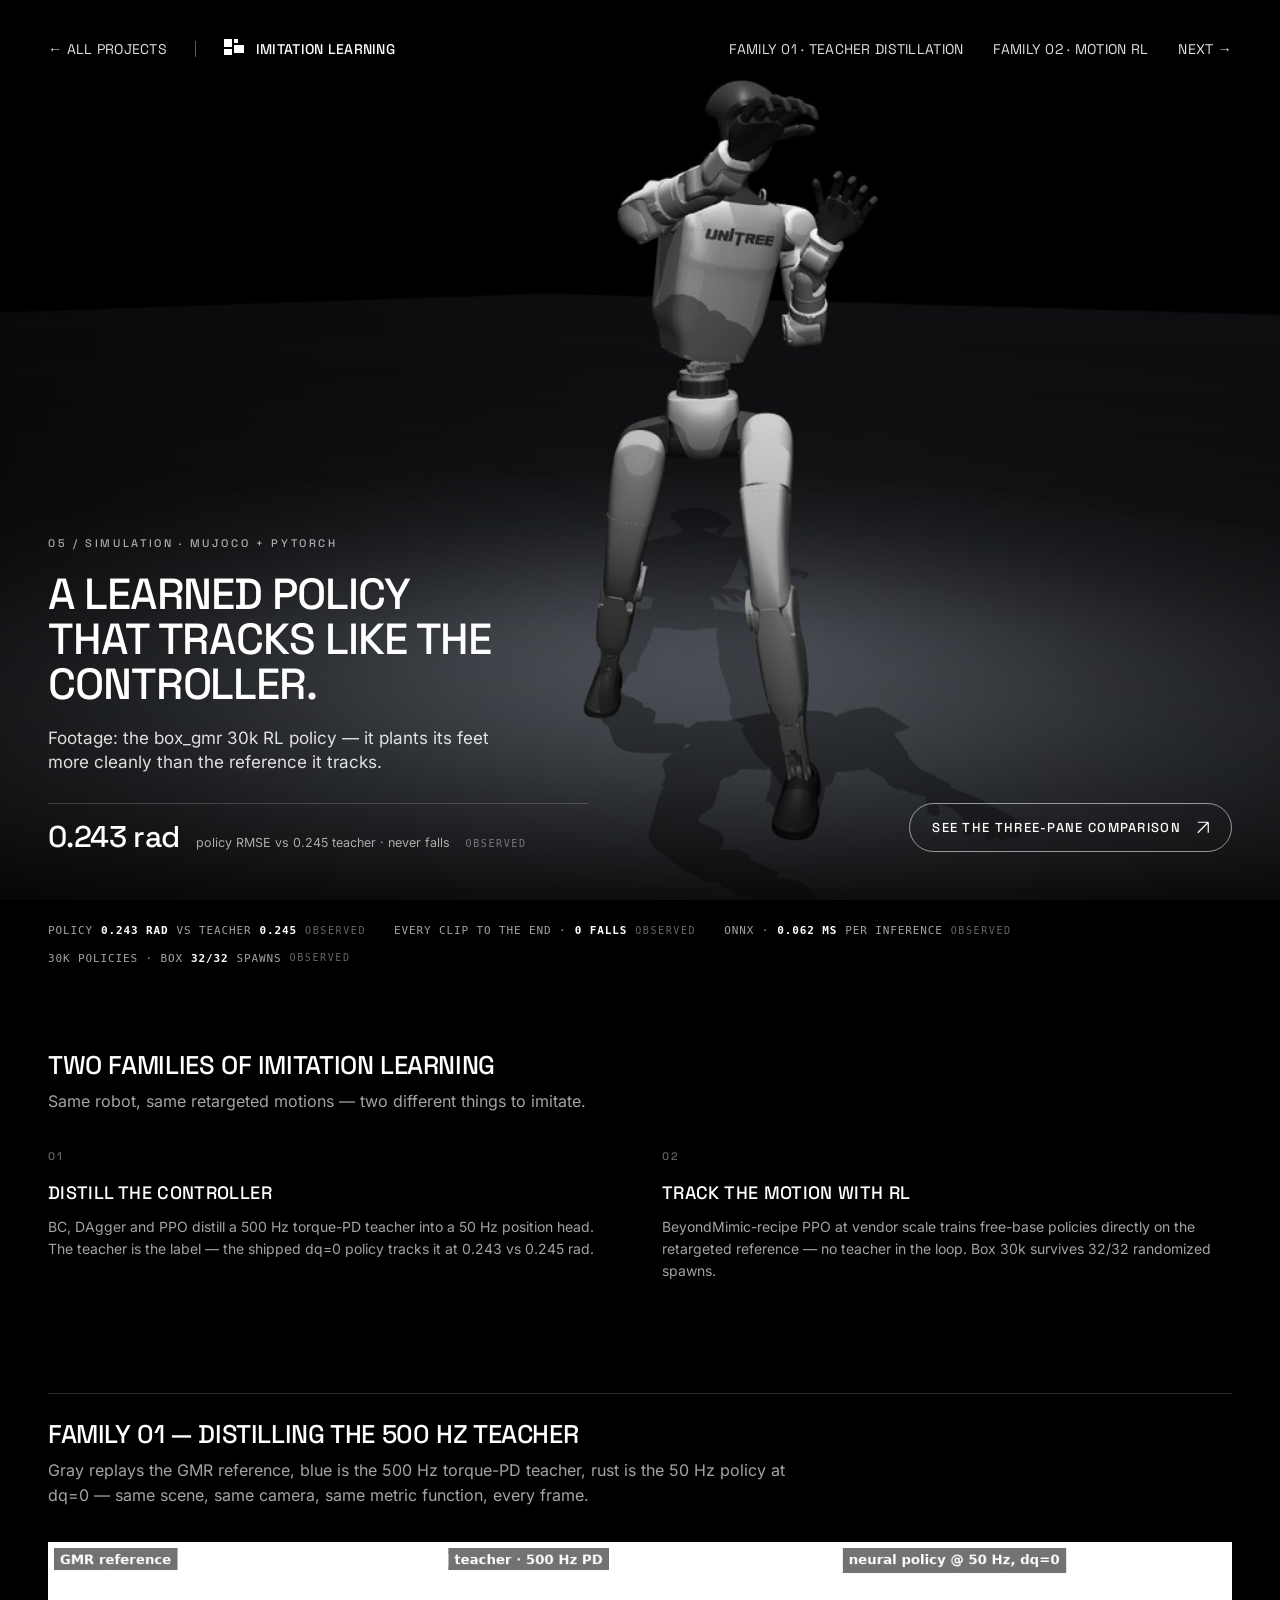
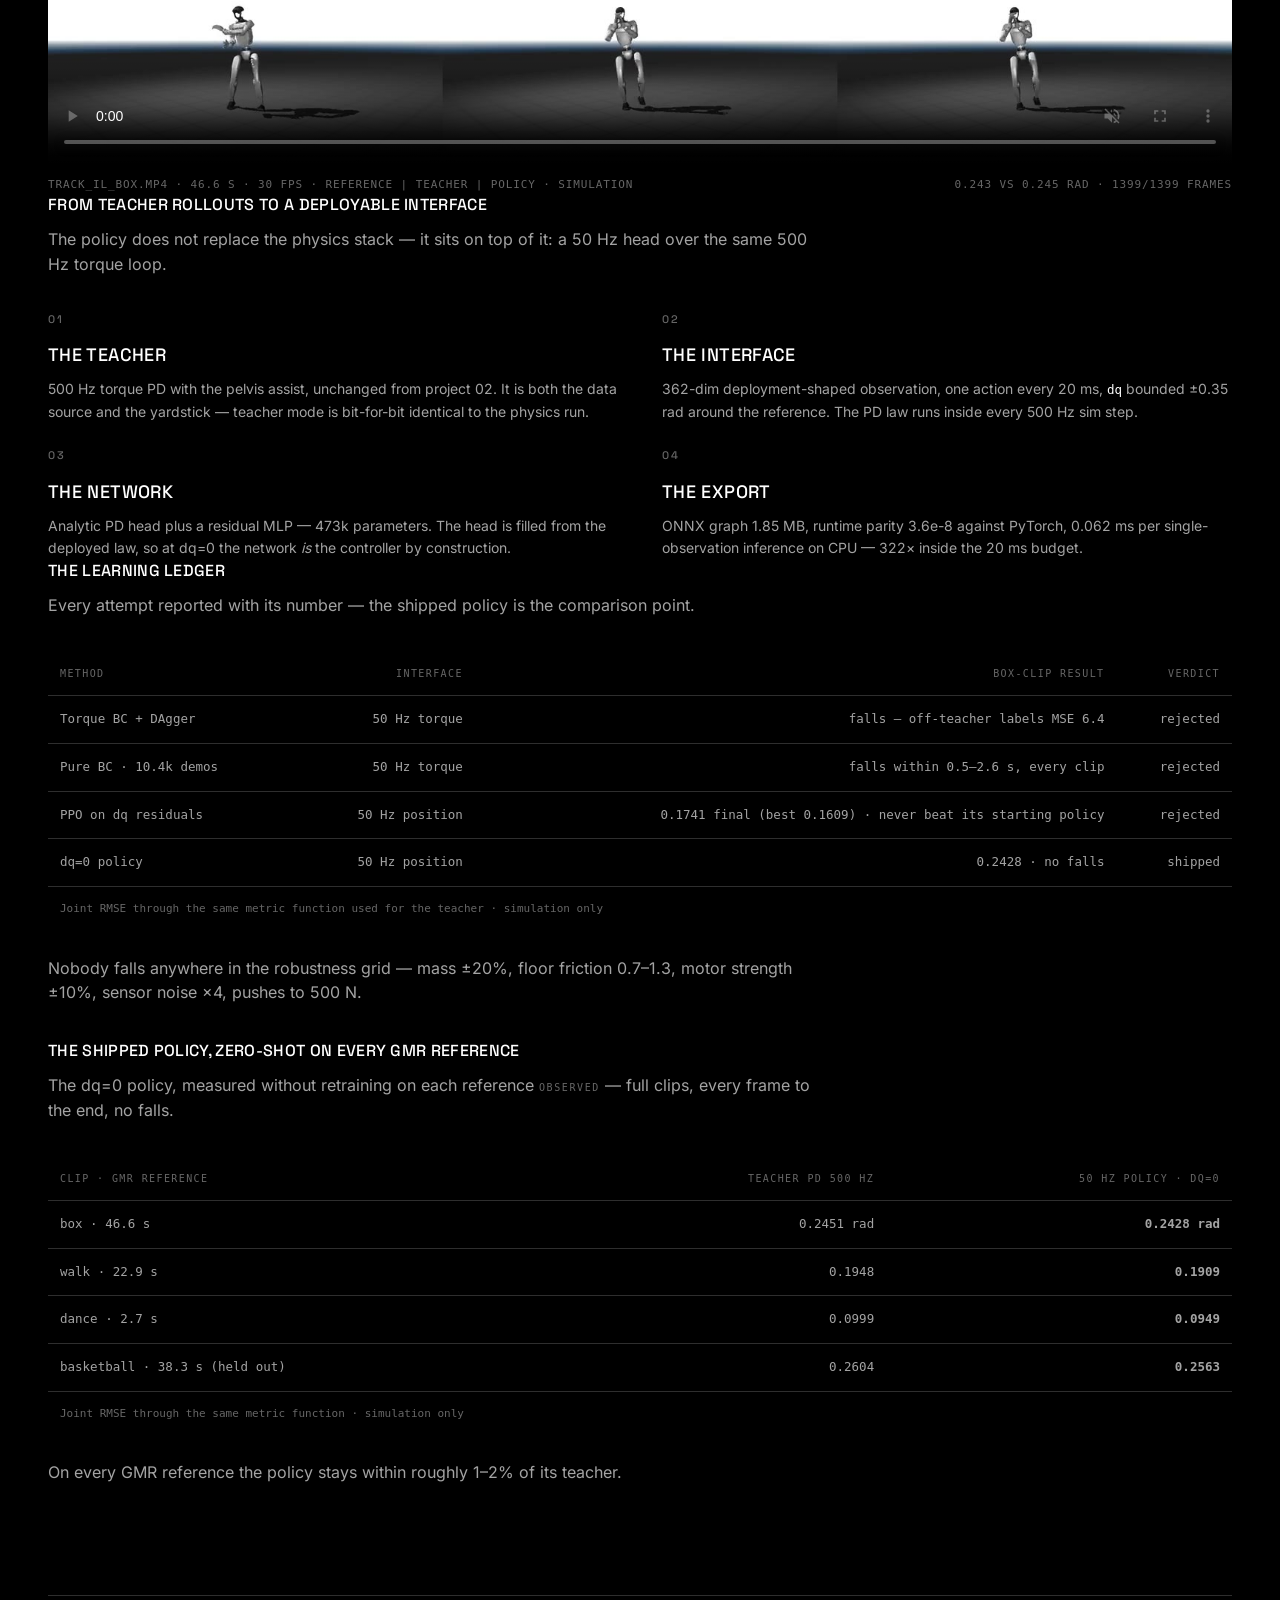
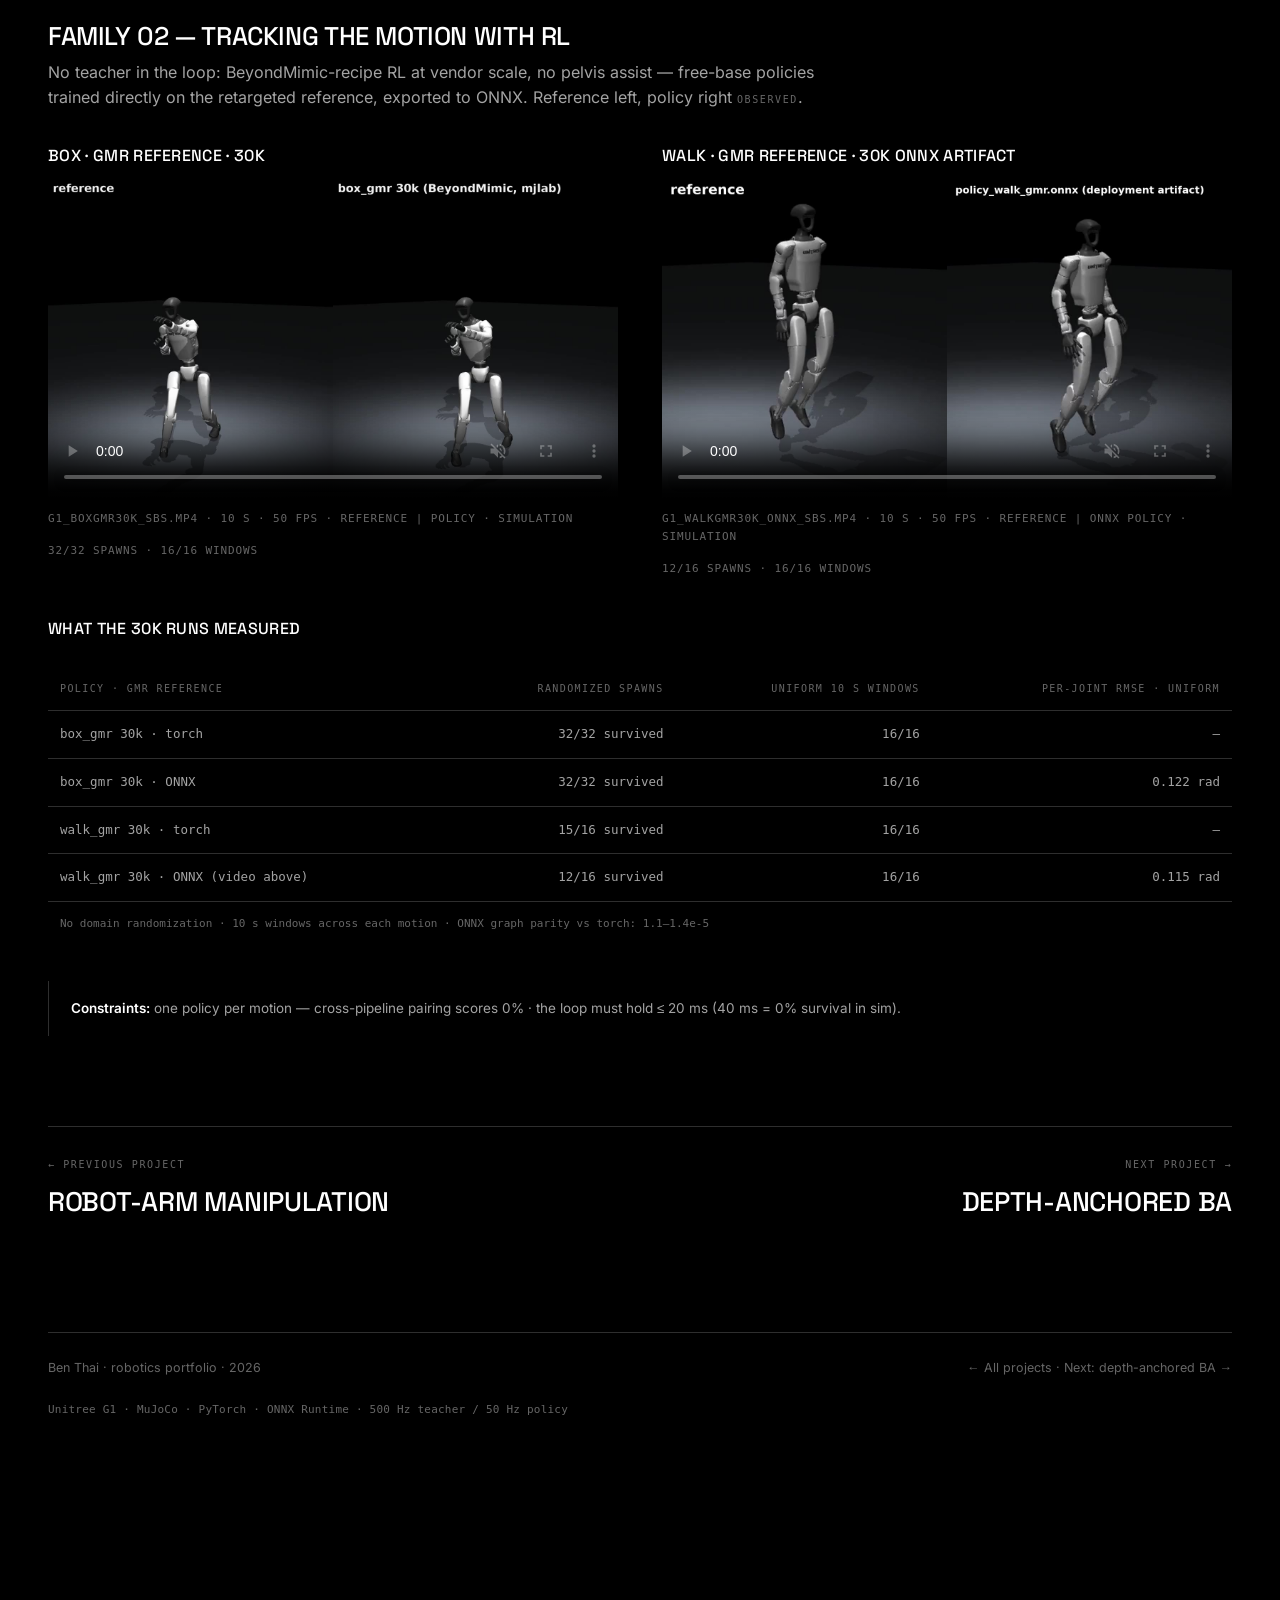
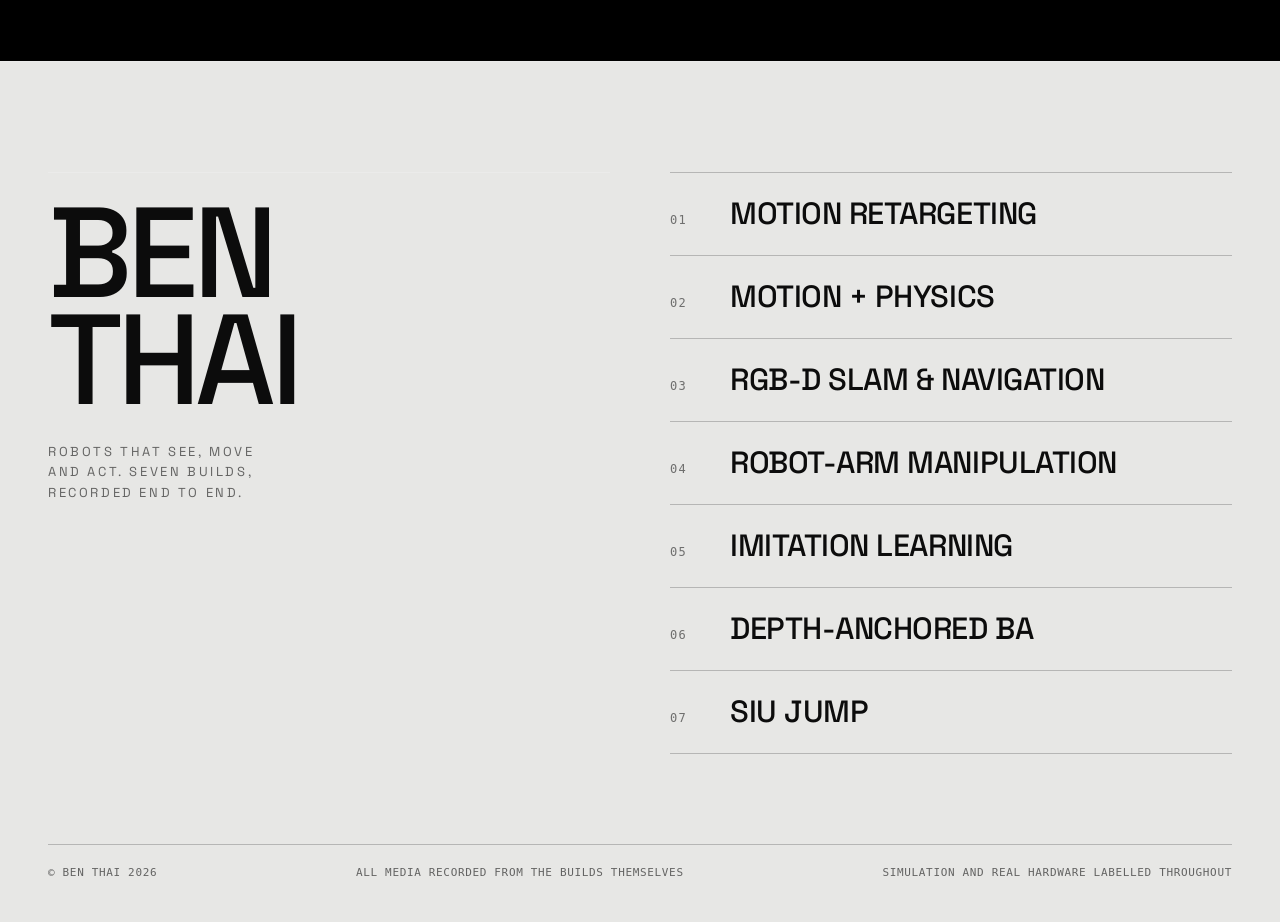
<file: imitation-learning/index.html>
<!DOCTYPE html>
<html lang="en">
<head>
<meta charset="utf-8">
<meta name="viewport" content="width=device-width, initial-scale=1">
<title>Ben Thai — Imitation Learning · Learned G1 Tracking Policy</title>
<meta name="description" content="A 473k-parameter policy on the Unitree G1 tracking stack: 50 Hz over a 500 Hz torque-PD teacher, BC, DAgger and PPO measured and kept as negative results, ONNX-exported, simulation only.">
<link rel="icon" href="data:image/svg+xml,%3Csvg xmlns='http://www.w3.org/2000/svg' viewBox='0 0 16 16'%3E%3Crect width='16' height='16' fill='%23000'/%3E%3Crect x='3' y='3' width='5' height='5' fill='%23fff'/%3E%3Crect x='9' y='9' width='4' height='4' fill='%23fff'/%3E%3C/svg%3E">
<link rel="stylesheet" href="../assets/site.css">
</head>
<body>

<nav class="nav" aria-label="Primary">
  <div class="nav__left">
    <a class="nav__back" href="../">← All projects</a>
    <span class="nav__sep"></span>
    <a class="nav__brand" href="../">
      <svg class="nav__mark" viewBox="0 0 20 20" aria-hidden="true"><rect x="0" y="0" width="8" height="8"/><rect x="10" y="0" width="4" height="4"/><rect x="10" y="6" width="10" height="8"/><rect x="0" y="10" width="8" height="6"/></svg>
      Imitation learning
    </a>
  </div>
  <div class="nav__links">
    <a href="#f1">Family 01 · teacher distillation</a>
    <a href="#f2">Family 02 · motion RL</a>
    <a href="../depth-anchor/">Next →</a>
  </div>
  <button class="nav__toggle" aria-label="Open menu" aria-expanded="false"><span></span></button>
</nav>
<div class="nav__menu" id="navmenu">
  <a href="../">← All projects</a>
  <a href="#f1">Family 01 — teacher distillation</a>
  <a href="#f2">Family 02 — motion RL</a>
  <a href="../depth-anchor/">Next project →</a>
</div>

<section class="hero hero--open">
  <div class="hero__media">
    <video muted loop playsinline autoplay preload="metadata" poster="../assets/poster/hero_boxgmr30k.jpg">
      <source src="../assets/video/hero_boxgmr30k.mp4" type="video/mp4">
    </video>
  </div>
  <div class="hero__scrim"></div>
  <div class="hero__content">
    <p class="hero__kicker">05 / Simulation · MuJoCo + PyTorch</p>
    <h1 class="hero__title">A learned policy that tracks like the controller.</h1>
    <p class="hero__desc">Footage: the box_gmr 30k RL policy — it plants its feet
    more cleanly than the reference it tracks.</p>
    <div class="hero__result">
      <span class="n">0.243 rad</span>
      <span class="l">policy RMSE vs 0.245 teacher · never falls</span>
      <span class="e">Observed</span>
    </div>
  </div>
  <a class="hero__cta" href="#clip">See the three-pane comparison
    <svg viewBox="0 0 12 13" fill="none" aria-hidden="true"><path d="M0.75 11.75L11.25 1.25M11.25 1.25H0.75M11.25 1.25V11.75" stroke-width="1.2"/></svg>
  </a>
</section>

<div class="wrap">

<div class="legend">
  <span class="badge">policy <b>0.243 rad</b> vs teacher <b>0.245</b> <span class="ev">Observed</span></span>
  <span class="badge">every clip to the end · <b>0 falls</b> <span class="ev">Observed</span></span>
  <span class="badge">ONNX · <b>0.062 ms</b> per inference <span class="ev">Observed</span></span>
  <span class="badge">30k policies · box <b>32/32</b> spawns <span class="ev">Observed</span></span>
</div>

<h2 id="families" class="first">Two families of imitation learning</h2>
<p class="lead">Same robot, same retargeted motions — two different things to imitate.</p>
<div class="grid2">
  <div class="card"><div class="n">01</div><h3>Distill the controller</h3>
    <p>BC, DAgger and PPO distill a 500 Hz torque-PD teacher into a 50 Hz position head.
    The teacher is the label — the shipped dq=0 policy tracks it at 0.243 vs 0.245 rad.</p></div>
  <div class="card"><div class="n">02</div><h3>Track the motion with RL</h3>
    <p>BeyondMimic-recipe PPO at vendor scale trains free-base policies directly on the
    retargeted reference — no teacher in the loop. Box 30k survives 32/32 randomized spawns.</p></div>
</div>

<h2 id="f1">Family 01 — Distilling the 500 Hz teacher</h2>
<p class="lead">Gray replays the GMR reference, blue is the 500 Hz torque-PD teacher, rust is the
50 Hz policy at dq=0 — same scene, same camera, same metric function, every frame.</p>
<div class="video-card tri" id="clip">
  <video autoplay muted playsinline loop controls preload="metadata" poster="../assets/poster/track_il_box.jpg">
    <source src="../assets/video/track_il_box.mp4" type="video/mp4">
  </video>
  <div class="cap"><span>track_il_box.mp4 · 46.6 s · 30 fps · reference | teacher | policy · simulation</span>
    <span>0.243 vs 0.245 rad · 1399/1399 frames</span></div>
</div>

<h3 id="pipeline">From teacher rollouts to a deployable interface</h3>
<p class="lead">The policy does not replace the physics stack — it sits on top of it: a 50 Hz
head over the same 500 Hz torque loop.</p>
<div class="grid2">
  <div class="card"><div class="n">01</div><h3>The teacher</h3>
    <p>500 Hz torque PD with the pelvis assist, unchanged from project 02. It is both the data
    source and the yardstick — teacher mode is bit-for-bit identical to the physics run.</p></div>
  <div class="card"><div class="n">02</div><h3>The interface</h3>
    <p>362-dim deployment-shaped observation, one action every 20 ms, <code>dq</code> bounded
    ±0.35 rad around the reference. The PD law runs inside every 500 Hz sim step.</p></div>
  <div class="card"><div class="n">03</div><h3>The network</h3>
    <p>Analytic PD head plus a residual MLP — 473k parameters. The head is filled from the
    deployed law, so at dq=0 the network <em>is</em> the controller by construction.</p></div>
  <div class="card"><div class="n">04</div><h3>The export</h3>
    <p>ONNX graph 1.85 MB, runtime parity 3.6e-8 against PyTorch, 0.062 ms per
    single-observation inference on CPU — 322× inside the 20 ms budget.</p></div>
</div>

<h3 id="ledger">The learning ledger</h3>
<p class="lead">Every attempt reported with its number — the shipped policy is the comparison point.</p>
<div class="tablewrap">
  <table>
    <thead><tr><th>method</th><th>interface</th><th>box-clip result</th><th>verdict</th></tr></thead>
    <tbody>
      <tr><td>Torque BC + DAgger</td><td>50 Hz torque</td><td>falls — off-teacher labels MSE 6.4</td><td>rejected</td></tr>
      <tr><td>Pure BC · 10.4k demos</td><td>50 Hz torque</td><td>falls within 0.5–2.6 s, every clip</td><td>rejected</td></tr>
      <tr><td>PPO on dq residuals</td><td>50 Hz position</td><td>0.1741 final (best 0.1609) · never beat its starting policy</td><td>rejected</td></tr>
      <tr><td>dq=0 policy</td><td>50 Hz position</td><td>0.2428 · no falls</td><td>shipped</td></tr>
    </tbody>
    <tfoot><tr><td colspan="4">Joint RMSE through the same metric function used for the teacher · simulation only</td></tr></tfoot>
  </table>
</div>
<p class="lead" style="margin-top:24px">Nobody falls anywhere in the robustness grid — mass ±20%,
floor friction 0.7–1.3, motor strength ±10%, sensor noise ×4, pushes to 500 N.</p>

<h3>The shipped policy, zero-shot on every GMR reference</h3>
<p class="lead">The dq=0 policy, measured without retraining on each reference <span class="ev">Observed</span> —
full clips, every frame to the end, no falls.</p>
<div class="tablewrap">
  <table>
    <thead><tr><th>clip · GMR reference</th><th>teacher PD 500 Hz</th><th>50 Hz policy · dq=0</th></tr></thead>
    <tbody>
      <tr><td>box · 46.6 s</td><td>0.2451 rad</td><td><b>0.2428 rad</b></td></tr>
      <tr><td>walk · 22.9 s</td><td>0.1948</td><td><b>0.1909</b></td></tr>
      <tr><td>dance · 2.7 s</td><td>0.0999</td><td><b>0.0949</b></td></tr>
      <tr><td>basketball · 38.3 s (held out)</td><td>0.2604</td><td><b>0.2563</b></td></tr>
    </tbody>
    <tfoot><tr><td colspan="3">Joint RMSE through the same metric function · simulation only</td></tr></tfoot>
  </table>
</div>
<p class="lead" style="margin-top:24px">On every GMR reference the policy stays within roughly
1–2% of its teacher.</p>

<h2 id="f2">Family 02 — Tracking the motion with RL</h2>
<p class="lead">No teacher in the loop: BeyondMimic-recipe RL at vendor scale, no pelvis assist —
free-base policies trained directly on the retargeted reference, exported to ONNX.
Reference left, policy right <span class="ev">Observed</span>.</p>
<div class="grid2">
  <div>
    <h3>Box · GMR reference · 30k</h3>
    <div class="video-card">
      <video controls muted playsinline loop preload="metadata" poster="../assets/poster/g1_boxgmr30k_sbs.jpg">
        <source src="../assets/video/g1_boxgmr30k_sbs.mp4" type="video/mp4">
      </video>
      <div class="cap"><span>g1_boxgmr30k_sbs.mp4 · 10 s · 50 fps · reference | policy · simulation</span><span>32/32 spawns · 16/16 windows</span></div>
    </div>
  </div>
  <div>
    <h3>Walk · GMR reference · 30k ONNX artifact</h3>
    <div class="video-card">
      <video controls muted playsinline loop preload="metadata" poster="../assets/poster/g1_walkgmr30k_onnx_sbs.jpg">
        <source src="../assets/video/g1_walkgmr30k_onnx_sbs.mp4" type="video/mp4">
      </video>
      <div class="cap"><span>g1_walkgmr30k_onnx_sbs.mp4 · 10 s · 50 fps · reference | ONNX policy · simulation</span><span>12/16 spawns · 16/16 windows</span></div>
    </div>
  </div>
</div>

<h3 style="margin-top:40px">What the 30k runs measured</h3>
<div class="tablewrap">
  <table>
    <thead><tr><th>policy · GMR reference</th><th>randomized spawns</th><th>uniform 10 s windows</th><th>per-joint RMSE · uniform</th></tr></thead>
    <tbody>
      <tr><td>box_gmr 30k · torch</td><td>32/32 survived</td><td>16/16</td><td>—</td></tr>
      <tr><td>box_gmr 30k · ONNX</td><td>32/32 survived</td><td>16/16</td><td>0.122 rad</td></tr>
      <tr><td>walk_gmr 30k · torch</td><td>15/16 survived</td><td>16/16</td><td>—</td></tr>
      <tr><td>walk_gmr 30k · ONNX (video above)</td><td>12/16 survived</td><td>16/16</td><td>0.115 rad</td></tr>
    </tbody>
    <tfoot><tr><td colspan="4">No domain randomization · 10 s windows across each motion · ONNX graph parity vs torch: 1.1–1.4e-5</td></tr></tfoot>
  </table>
</div>

<div class="caution"><strong>Constraints:</strong> one policy per motion — cross-pipeline pairing
scores 0% · the loop must hold ≤ 20 ms (40 ms = 0% survival in sim).</div>

<div class="pager">
  <a href="../robot-arm/"><small>← Previous project</small>Robot-arm manipulation</a>
  <a href="../depth-anchor/"><small>Next project →</small>Depth-anchored BA</a>
</div>

<footer>
  <div class="cols">
    <div>Ben Thai · robotics portfolio · 2026</div>
    <div><a href="../">← All projects</a> · <a href="../depth-anchor/">Next: depth-anchored BA →</a></div>
  </div>
  <p class="fine">Unitree G1 · MuJoCo · PyTorch · ONNX Runtime · 500 Hz teacher / 50 Hz policy</p>
</footer>

</div>

<footer class="index" id="index">
  <div class="index__inner">
    <div>
      <h2 class="index__word">Ben<br>Thai</h2>
      <p class="index__tag">Robots that see, move and act. Seven builds, recorded end to end.</p>
    </div>
    <ol class="index__list">
      <li><a href="../motion-retargeting/"><span class="num">01</span> Motion retargeting</a></li>
      <li><a href="../motion-physics/"><span class="num">02</span> Motion + physics</a></li>
      <li><a href="../mobile-robot/"><span class="num">03</span> RGB-D SLAM &amp; navigation</a></li>
      <li><a href="../robot-arm/"><span class="num">04</span> Robot-arm manipulation</a></li>
      <li><a href="../imitation-learning/"><span class="num">05</span> Imitation learning</a></li>
      <li><a href="../depth-anchor/"><span class="num">06</span> Depth-anchored BA</a></li>
      <li><a href="../siu-jump/"><span class="num">07</span> SIU jump</a></li>
    </ol>
  </div>
  <div class="index__foot">
    <span>© Ben Thai 2026</span>
    <span>All media recorded from the builds themselves</span>
    <span>Simulation and real hardware labelled throughout</span>
  </div>
</footer>

<script src="../assets/site.js"></script>
</body>
</html>
</file>
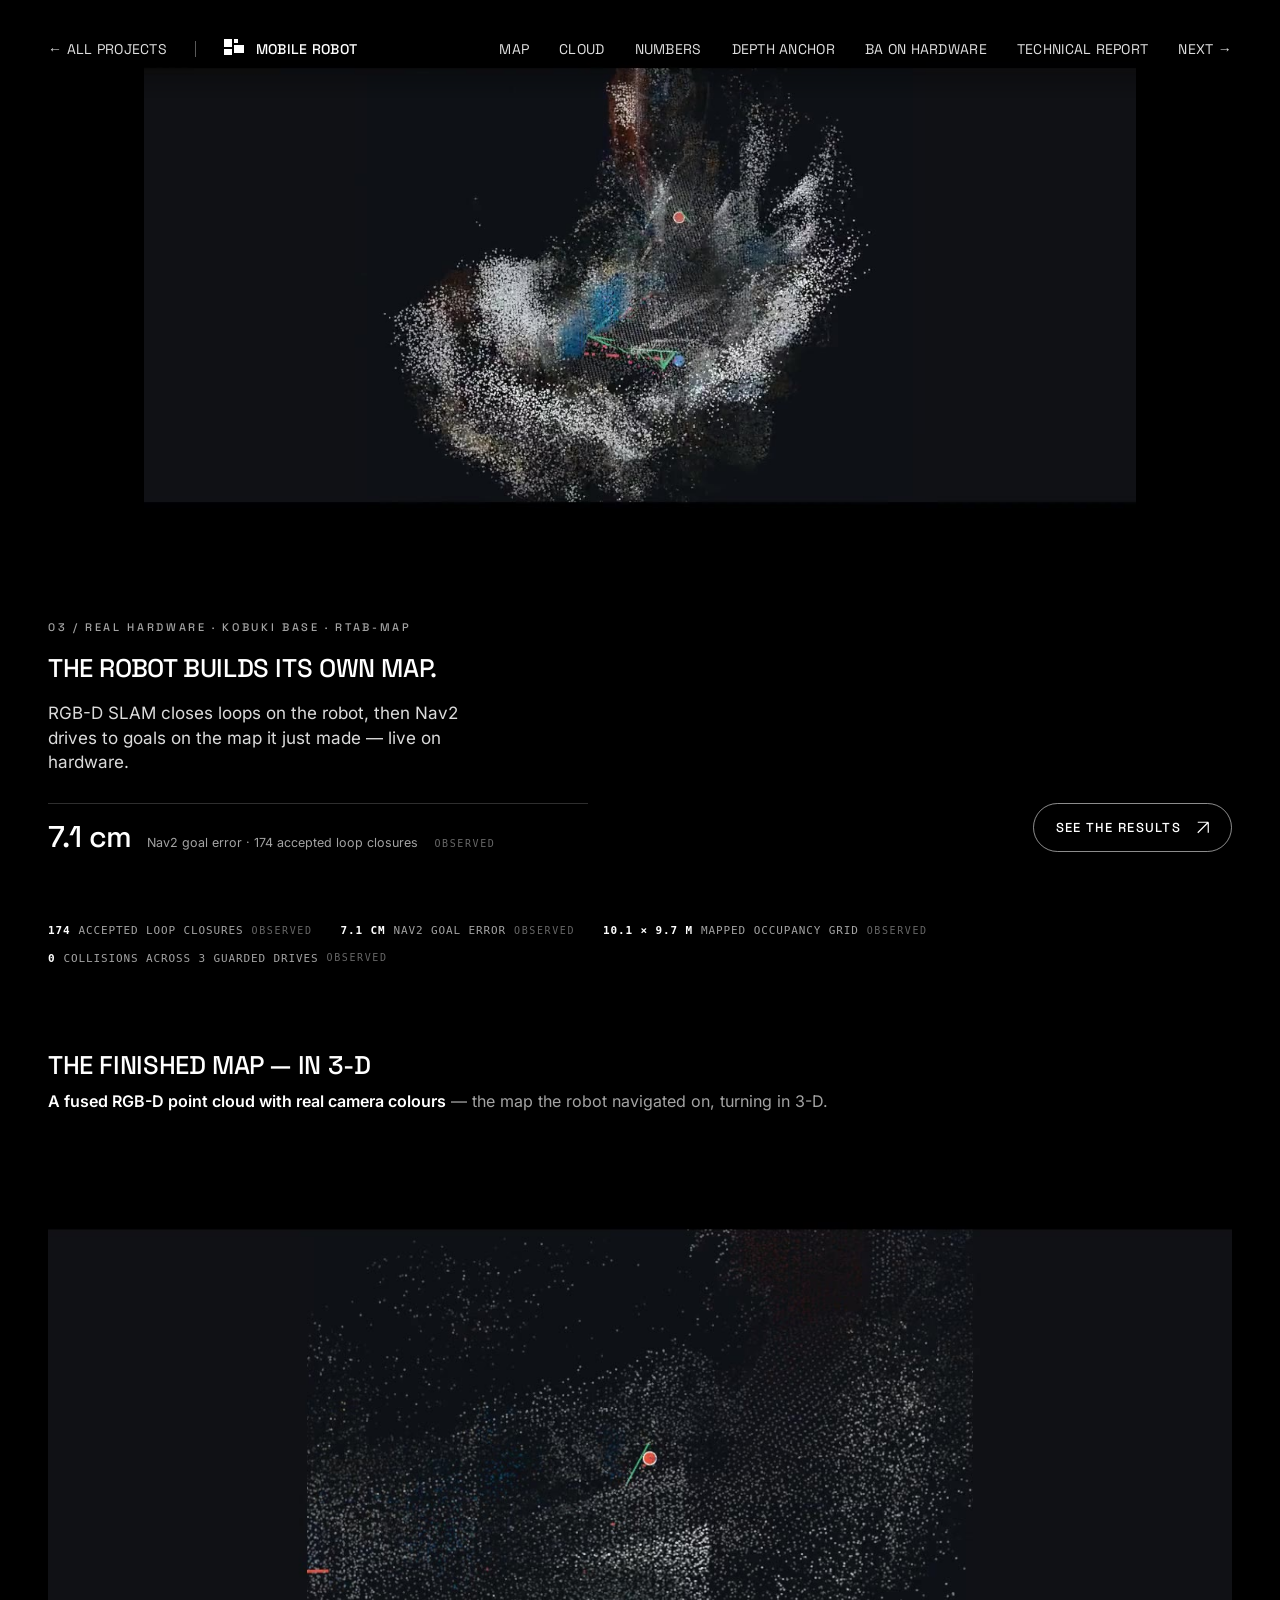
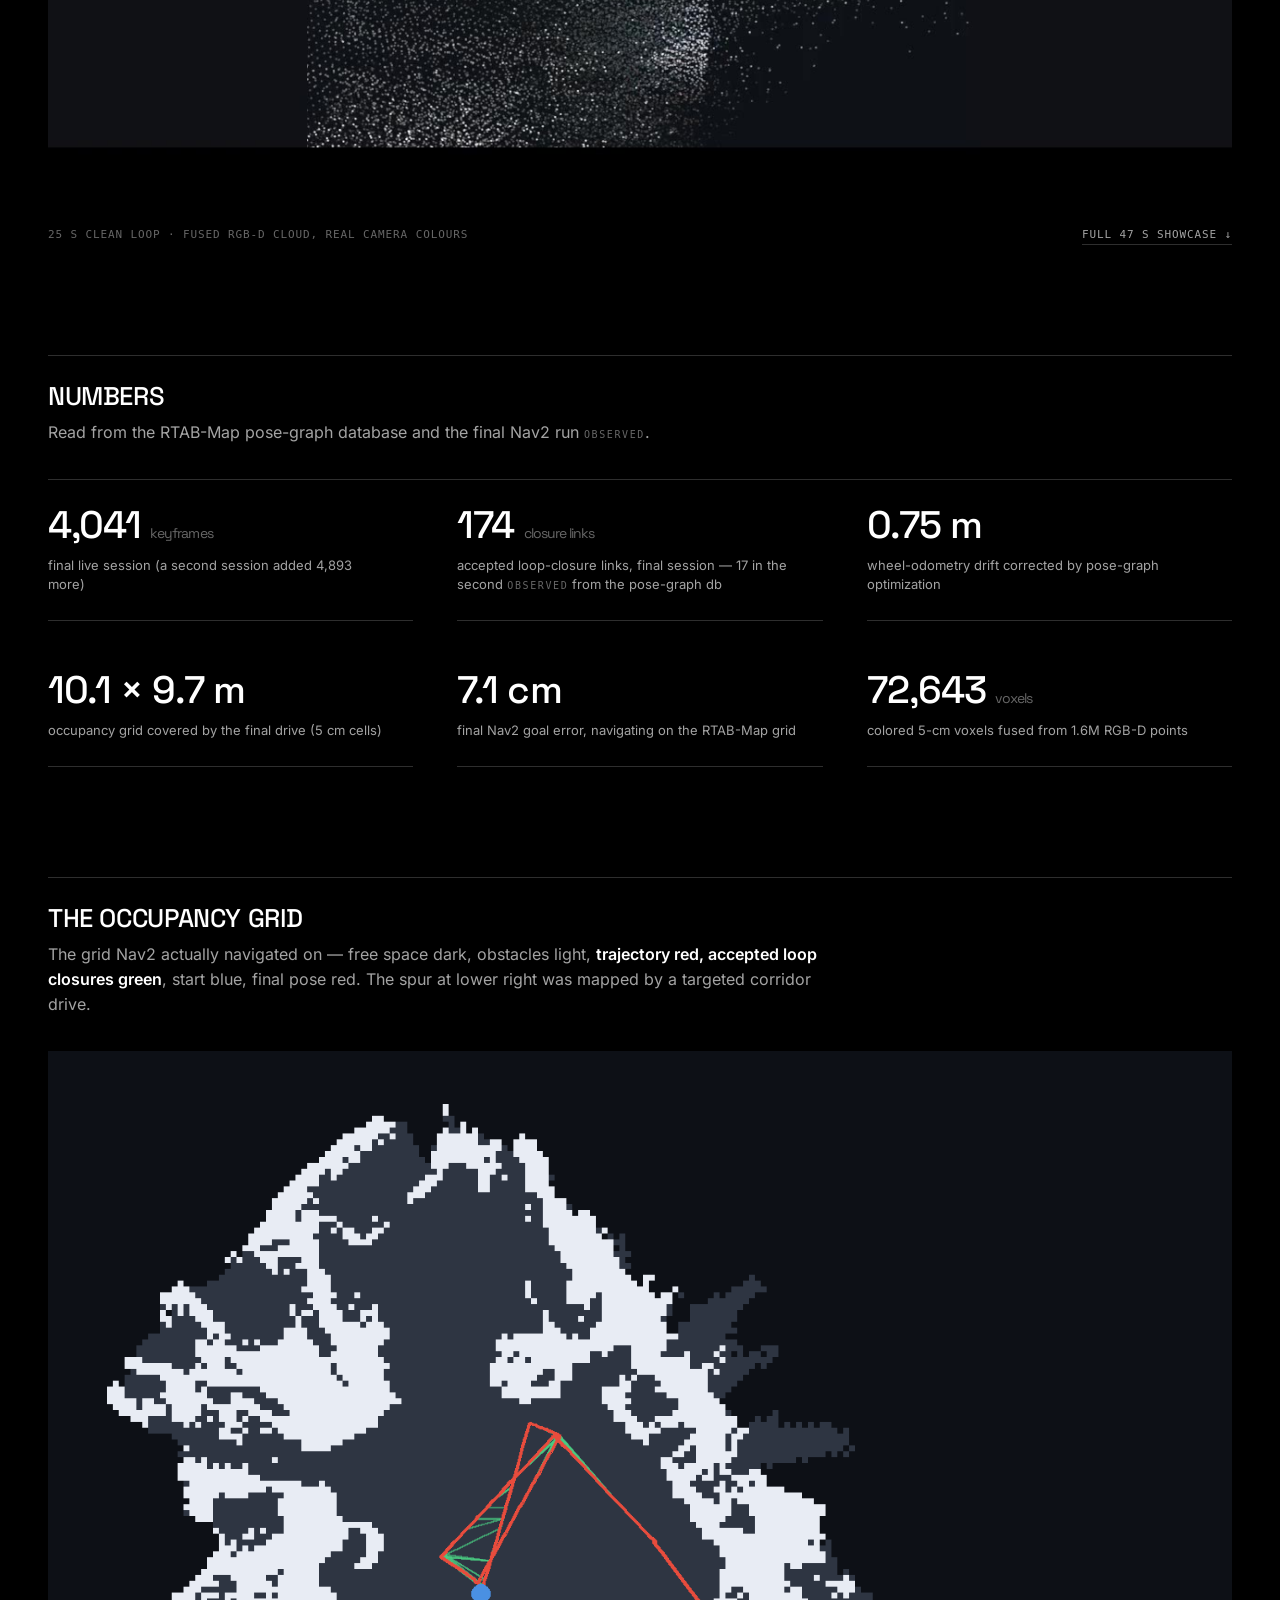
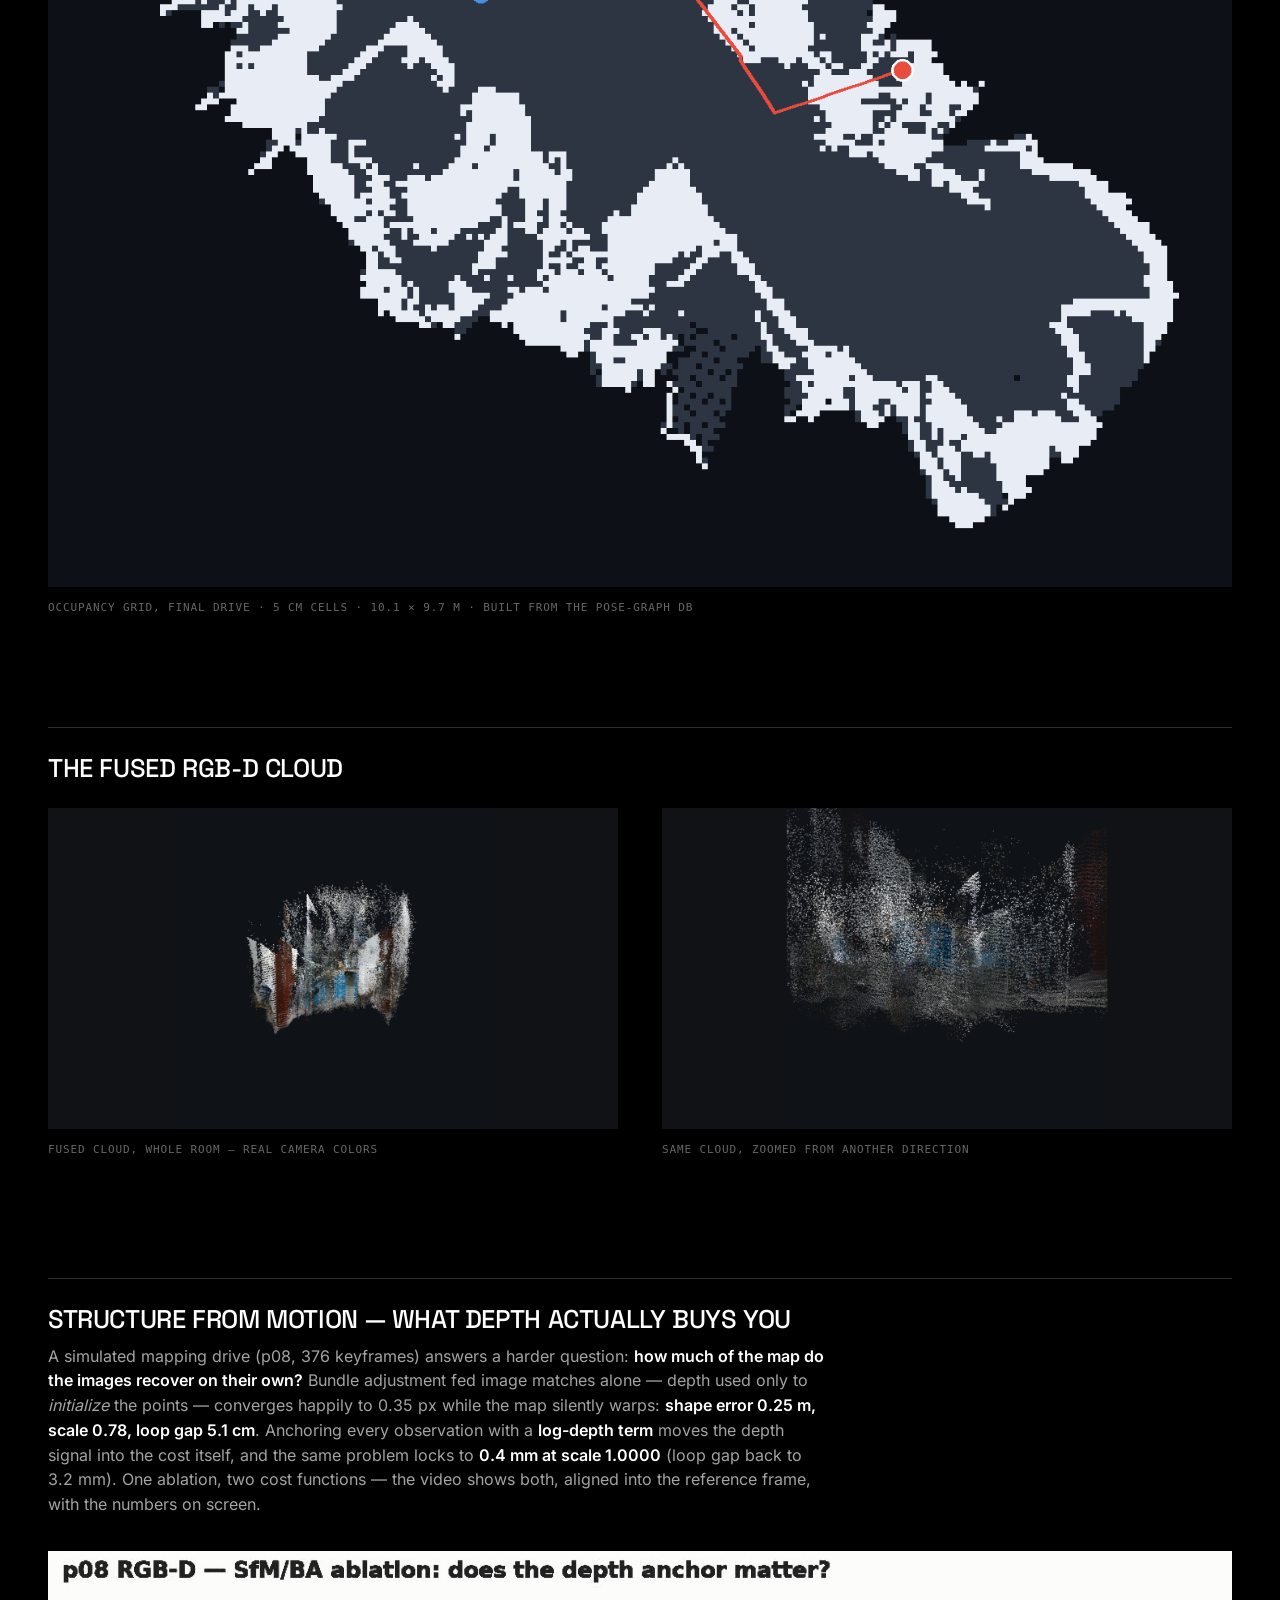
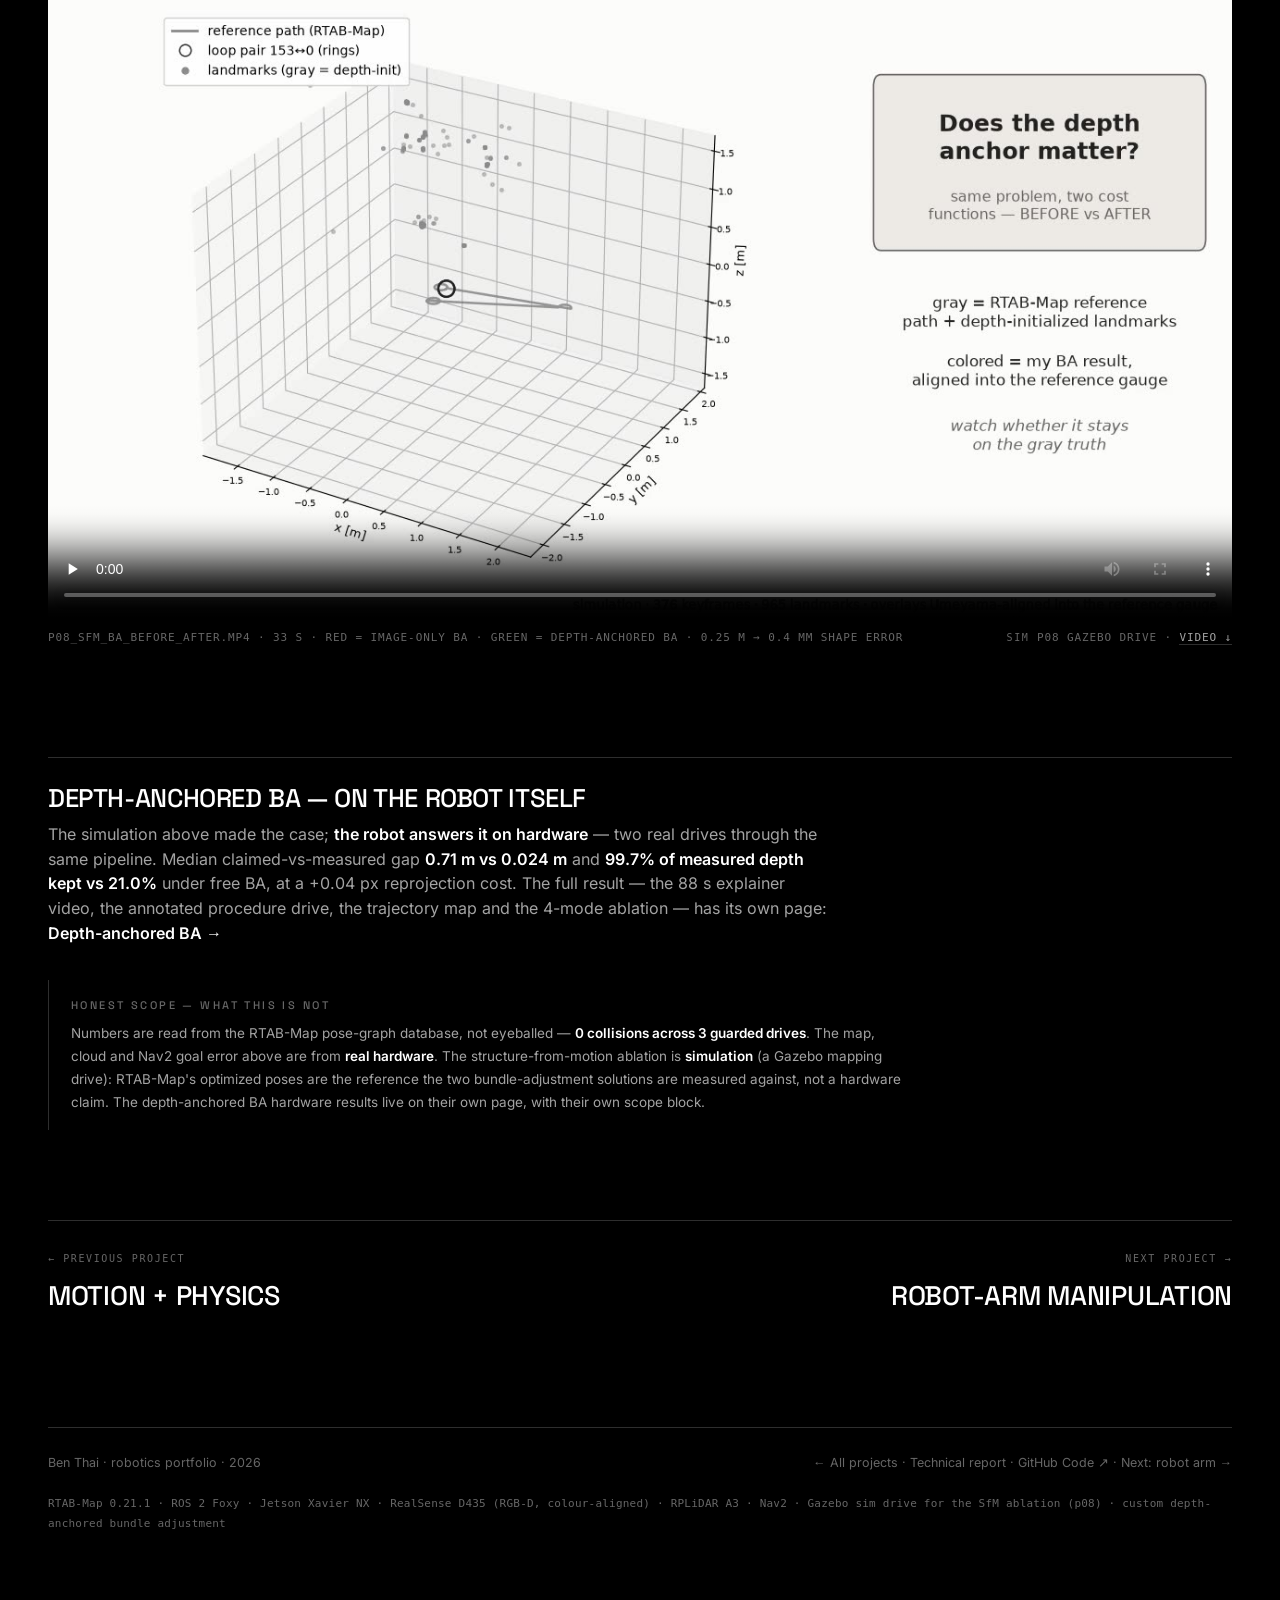
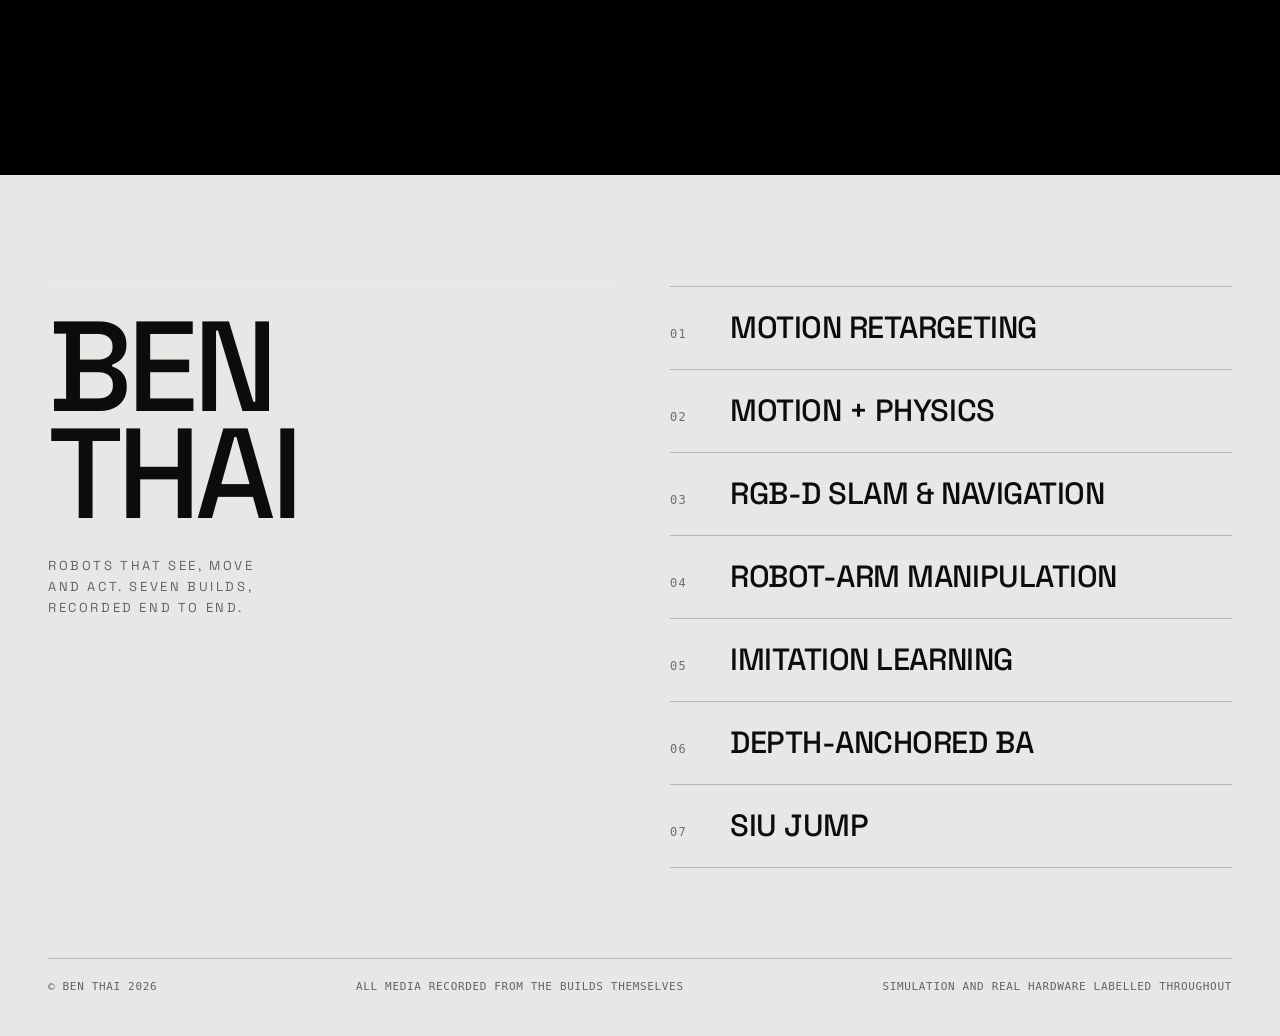
<file: mobile-robot/index.html>
<!DOCTYPE html>
<html lang="en">
<head>
<meta charset="utf-8">
<meta name="viewport" content="width=device-width, initial-scale=1">
<title>Ben Thai — RGB-D SLAM &amp; Navigation on a Real Robot</title>
<meta name="description" content="RTAB-Map RGB-D SLAM live on a Kobuki base (Jetson Xavier NX, RealSense D435, RPLiDAR A3): loop closures, pose-graph optimization, Nav2 navigation, guarded drives.">
<link rel="icon" href="data:image/svg+xml,%3Csvg xmlns='http://www.w3.org/2000/svg' viewBox='0 0 16 16'%3E%3Crect width='16' height='16' fill='%23000'/%3E%3Crect x='3' y='3' width='5' height='5' fill='%23fff'/%3E%3Crect x='9' y='9' width='4' height='4' fill='%23fff'/%3E%3C/svg%3E">
<link rel="stylesheet" href="../assets/site.css">
</head>
<body>

<nav class="nav" aria-label="Primary">
  <div class="nav__left">
    <a class="nav__back" href="../">← All projects</a>
    <span class="nav__sep"></span>
    <a class="nav__brand" href="../">
      <svg class="nav__mark" viewBox="0 0 20 20" aria-hidden="true"><rect x="0" y="0" width="8" height="8"/><rect x="10" y="0" width="4" height="4"/><rect x="10" y="6" width="10" height="8"/><rect x="0" y="10" width="8" height="6"/></svg>
      Mobile robot
    </a>
  </div>
  <div class="nav__links">
    <a href="#map">Map</a>
    <a href="#cloud">Cloud</a>
    <a href="#numbers">Numbers</a>
    <a href="#sfm">Depth anchor</a>
    <a href="../depth-anchor/">BA on hardware</a>
    <a href="../reports/03-mobile-robot.html">Technical report</a>
    <a href="../robot-arm/">Next →</a>
  </div>
  <button class="nav__toggle" aria-label="Open menu" aria-expanded="false"><span></span></button>
</nav>
<div class="nav__menu" id="navmenu">
  <a href="../">← All projects</a>
  <a href="#video">The 3-D map</a>
  <a href="#numbers">Numbers</a>
  <a href="#map">Occupancy grid</a>
  <a href="#cloud">Fused cloud</a>
  <a href="#sfm">Depth anchor</a>
  <a href="../depth-anchor/">BA on hardware</a>
  <a href="../reports/03-mobile-robot.html">Technical report</a>
  <a href="../robot-arm/">Next project →</a>
</div>

<section class="hero hero--stage">
  <div class="hero__media">
    <video muted loop playsinline autoplay preload="metadata" poster="../assets/poster/hero_cloud.jpg">
      <source src="../assets/video/hero_cloud.mp4" type="video/mp4">
    </video>
  </div>
  <div class="hero__scrim"></div>
  <div class="hero__content">
    <p class="hero__kicker">03 / Real hardware · Kobuki base · RTAB-Map</p>
    <h1 class="hero__title">The robot builds its own map.</h1>
    <p class="hero__desc">RGB-D SLAM closes loops on the robot, then Nav2 drives to goals on the map it just made — live on hardware.</p>
    <div class="hero__result">
      <span class="n">7.1 cm</span>
      <span class="l">Nav2 goal error · 174 accepted loop closures</span>
      <span class="e">Observed</span>
    </div>
  </div>
  <a class="hero__cta" href="#numbers">See the results
    <svg viewBox="0 0 12 13" fill="none" aria-hidden="true"><path d="M0.75 11.75L11.25 1.25M11.25 1.25H0.75M11.25 1.25V11.75" stroke-width="1.2"/></svg>
  </a>
</section>

<div class="wrap">

<div class="legend">
  <span class="badge"><b>174</b> accepted loop closures <span class="ev">Observed</span></span>
  <span class="badge"><b>7.1 cm</b> Nav2 goal error <span class="ev">Observed</span></span>
  <span class="badge"><b>10.1 × 9.7 m</b> mapped occupancy grid <span class="ev">Observed</span></span>
  <span class="badge"><b>0</b> collisions across 3 guarded drives <span class="ev">Observed</span></span>
</div>

<h2 id="video" class="first">The finished map — in 3-D</h2>
<p class="lead"><strong>A fused RGB-D point cloud with real camera colours</strong> — the map the robot navigated on, turning in 3-D.</p>
<div class="reel">
  <video autoplay muted playsinline loop preload="metadata" poster="../assets/poster/cloud_full.jpg">
    <source src="../assets/video/cloud_full.mp4" type="video/mp4">
  </video>
  <div class="cap"><span>25 s clean loop · fused RGB-D cloud, real camera colours</span>
    <a href="../assets/video/p08_slam_showcase.mp4" download>full 47 s showcase ↓</a></div>
</div>

<h2 id="numbers">Numbers</h2>
<p class="lead">Read from the RTAB-Map pose-graph database and the final Nav2 run <span class="ev">Observed</span>.</p>
<div class="statgrid">
  <div class="statcard"><div class="big">4,041 <small>keyframes</small></div>
    <div class="lab">final live session (a second session added 4,893 more)</div></div>
  <div class="statcard"><div class="big">174 <small>closure links</small></div>
    <div class="lab">accepted loop-closure links, final session — 17 in the second
    <span class="ev">Observed</span> from the pose-graph db</div></div>
  <div class="statcard"><div class="big">0.75 m</div>
    <div class="lab">wheel-odometry drift corrected by pose-graph optimization</div></div>
  <div class="statcard"><div class="big">10.1 × 9.7 m</div>
    <div class="lab">occupancy grid covered by the final drive (5 cm cells)</div></div>
  <div class="statcard"><div class="big">7.1 cm</div>
    <div class="lab">final Nav2 goal error, navigating on the RTAB-Map grid</div></div>
  <div class="statcard"><div class="big">72,643 <small>voxels</small></div>
    <div class="lab">colored 5-cm voxels fused from 1.6M RGB-D points</div></div>
</div>

<h2 id="map">The occupancy grid</h2>
<p class="lead">The grid Nav2 actually navigated on — free space dark, obstacles light,
<strong>trajectory red, accepted loop closures green</strong>, start blue, final pose red.
The spur at lower right was mapped by a targeted corridor drive.</p>
<figure class="map">
  <img src="../assets/fig/map_grid.png" alt="Occupancy grid with trajectory and loop closures">
  <figcaption>occupancy grid, final drive · 5 cm cells · 10.1 × 9.7 m · built from the pose-graph db</figcaption>
</figure>

<h2 id="cloud">The fused RGB-D cloud</h2>
<div class="grid2">
  <figure>
    <img src="../assets/fig/cloud_overview.png" alt="Fused RGB-D colored point cloud, overview">
    <figcaption>fused cloud, whole room — real camera colors</figcaption>
  </figure>
  <figure>
    <img src="../assets/fig/cloud_detail.png" alt="Fused RGB-D colored point cloud, detail view">
    <figcaption>same cloud, zoomed from another direction</figcaption>
  </figure>
</div>

<h2 id="sfm">Structure from motion — what depth actually buys you</h2>
<p class="lead">A simulated mapping drive (p08, 376 keyframes) answers a harder question:
<strong>how much of the map do the images recover on their own?</strong> Bundle adjustment fed
image matches alone — depth used only to <em>initialize</em> the points — converges happily to
0.35 px while the map silently warps: <strong>shape error 0.25 m, scale 0.78, loop gap 5.1 cm</strong>.
Anchoring every observation with a <strong>log-depth term</strong> moves the depth signal into the
cost itself, and the same problem locks to <strong>0.4 mm at scale 1.0000</strong> (loop gap back
to 3.2 mm). One ablation, two cost functions — the video shows both, aligned into the reference
frame, with the numbers on screen.</p>
<div class="video-card">
  <video controls preload="none" poster="../assets/poster/p08_sfm_ba.jpg">
    <source src="../assets/video/p08_sfm_ba_before_after.mp4" type="video/mp4">
  </video>
  <div class="cap"><span>p08_sfm_ba_before_after.mp4 · 33 s · red = image-only BA · green = depth-anchored BA · 0.25 m → 0.4 mm shape error</span>
    <span><span class="ev">SIM</span> p08 Gazebo drive · <a href="../assets/video/p08_sfm_ba_before_after.mp4" download>video ↓</a></span></div>
</div>

<h2 id="ba">Depth-anchored BA — on the robot itself</h2>
<p class="lead">The simulation above made the case; <strong>the robot
answers it on hardware</strong> — two real drives through the same pipeline. Median
claimed-vs-measured gap <strong>0.71 m vs 0.024 m</strong> and <strong>99.7% of measured
depth kept vs 21.0%</strong> under free BA, at a +0.04 px reprojection cost. The full
result — the 88 s explainer video, the annotated procedure drive, the trajectory map
and the 4-mode ablation — has its own page:
<a href="../depth-anchor/"><strong>Depth-anchored BA →</strong></a></p>

<div class="scope">
  <h3>Honest scope — what this is NOT</h3>
  <p>Numbers are read from the RTAB-Map pose-graph database, not eyeballed —
  <strong>0 collisions across 3 guarded drives</strong>. The map, cloud and Nav2 goal error
  above are from <strong>real hardware</strong>. The structure-from-motion
  ablation is <strong>simulation</strong> (a Gazebo mapping drive): RTAB-Map's
  optimized poses are the reference
  the two bundle-adjustment solutions are measured against, not a hardware claim.
  The depth-anchored BA hardware results live on their own page, with their own
  scope block.</p>
</div>

<div class="pager">
  <a href="../motion-physics/"><small>← Previous project</small>Motion + physics</a>
  <a href="../robot-arm/"><small>Next project →</small>Robot-arm manipulation</a>
</div>

<footer>
  <div class="cols">
    <div>Ben Thai · robotics portfolio · 2026</div>
    <div><a href="../">← All projects</a> · <a href="../reports/03-mobile-robot.html">Technical report</a> · <a href="https://github.com/BenThaii/mobile-robot-rgbd-slam">GitHub Code ↗</a> · <a href="../robot-arm/">Next: robot arm →</a></div>
  </div>
  <p class="fine">RTAB-Map 0.21.1 · ROS 2 Foxy · Jetson Xavier NX · RealSense D435 (RGB-D,
  colour-aligned) · RPLiDAR A3 · Nav2 · Gazebo sim drive for the SfM ablation (p08) ·
  custom depth-anchored bundle adjustment</p>
</footer>

</div>

<footer class="index" id="index">
  <div class="index__inner">
    <div>
      <h2 class="index__word">Ben<br>Thai</h2>
      <p class="index__tag">Robots that see, move and act. Seven builds, recorded end to end.</p>
    </div>
    <ol class="index__list">
      <li><a href="../motion-retargeting/"><span class="num">01</span> Motion retargeting</a></li>
      <li><a href="../motion-physics/"><span class="num">02</span> Motion + physics</a></li>
      <li><a href="../mobile-robot/"><span class="num">03</span> RGB-D SLAM &amp; navigation</a></li>
      <li><a href="../robot-arm/"><span class="num">04</span> Robot-arm manipulation</a></li>
      <li><a href="../imitation-learning/"><span class="num">05</span> Imitation learning</a></li>
      <li><a href="../depth-anchor/"><span class="num">06</span> Depth-anchored BA</a></li>
      <li><a href="../siu-jump/"><span class="num">07</span> SIU jump</a></li>
    </ol>
  </div>
  <div class="index__foot">
    <span>© Ben Thai 2026</span>
    <span>All media recorded from the builds themselves</span>
    <span>Simulation and real hardware labelled throughout</span>
  </div>
</footer>

<script src="../assets/site.js"></script>
</body>
</html>
</file>
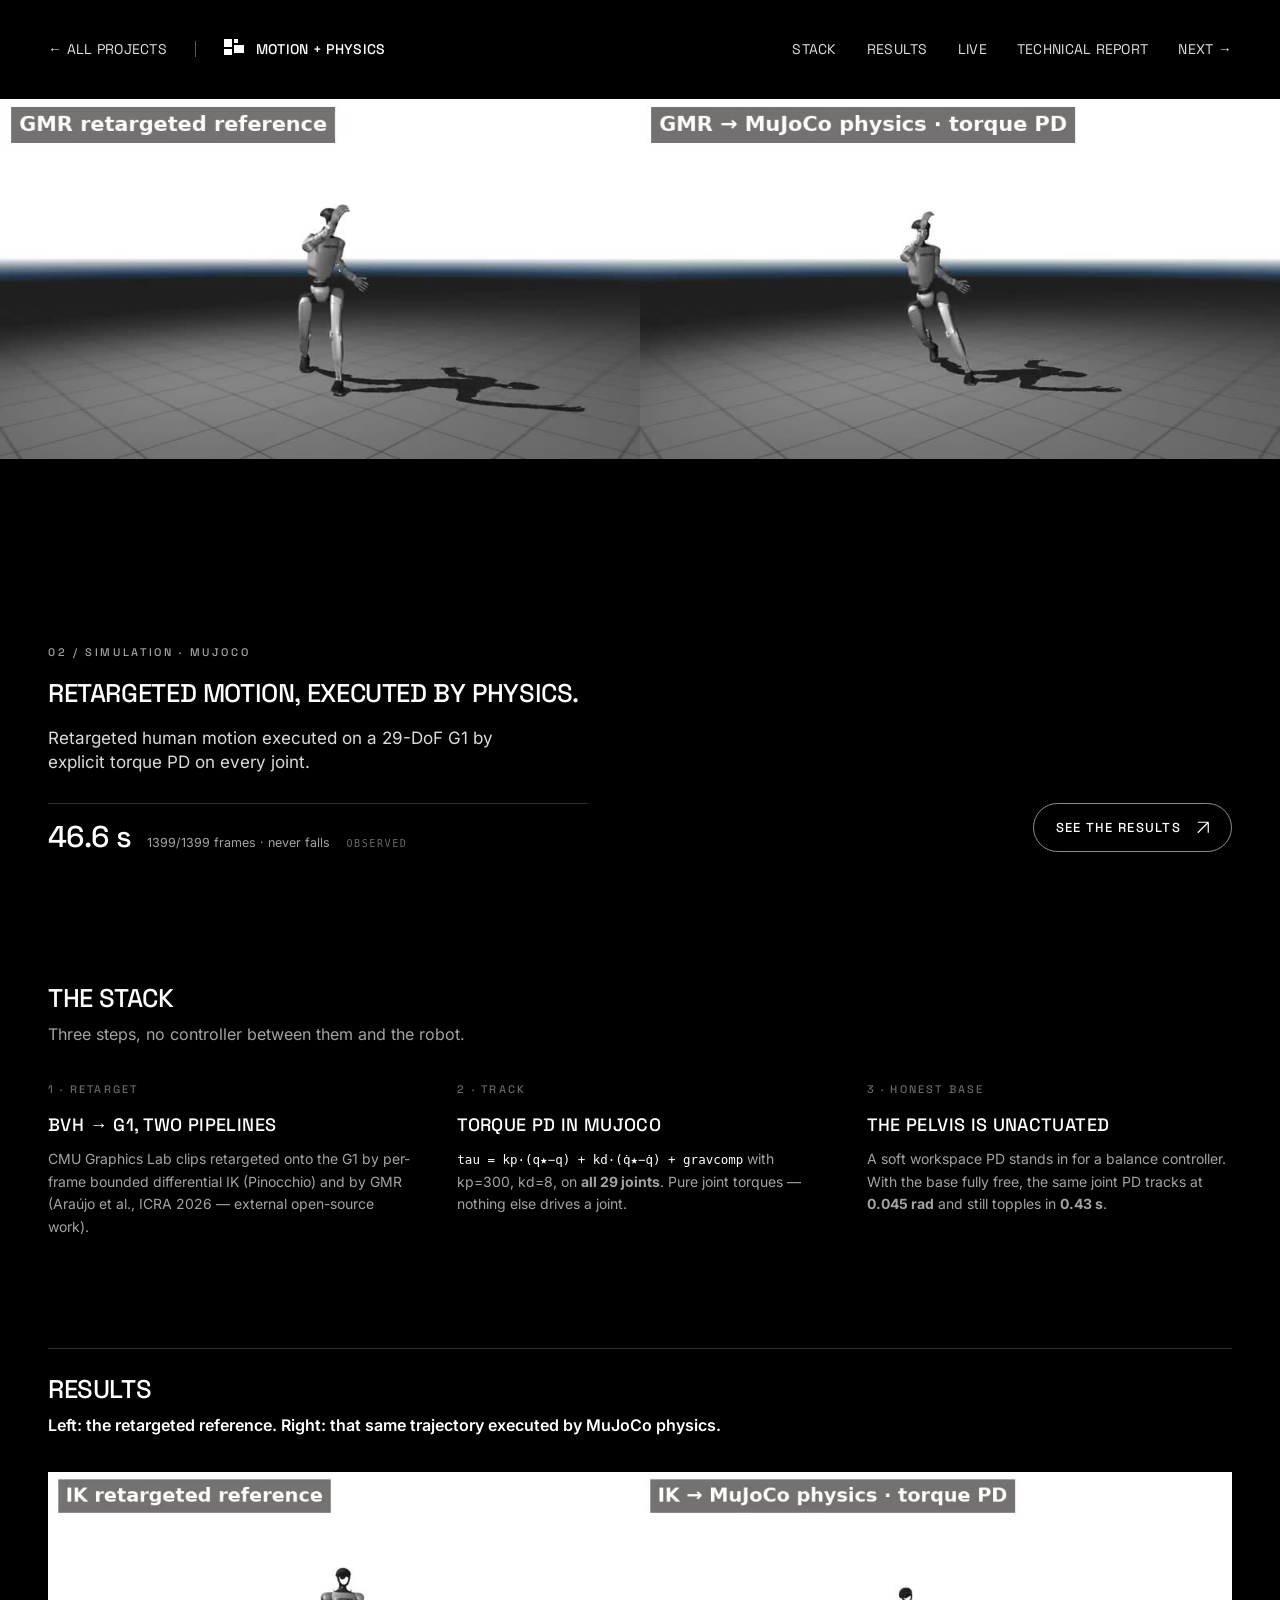
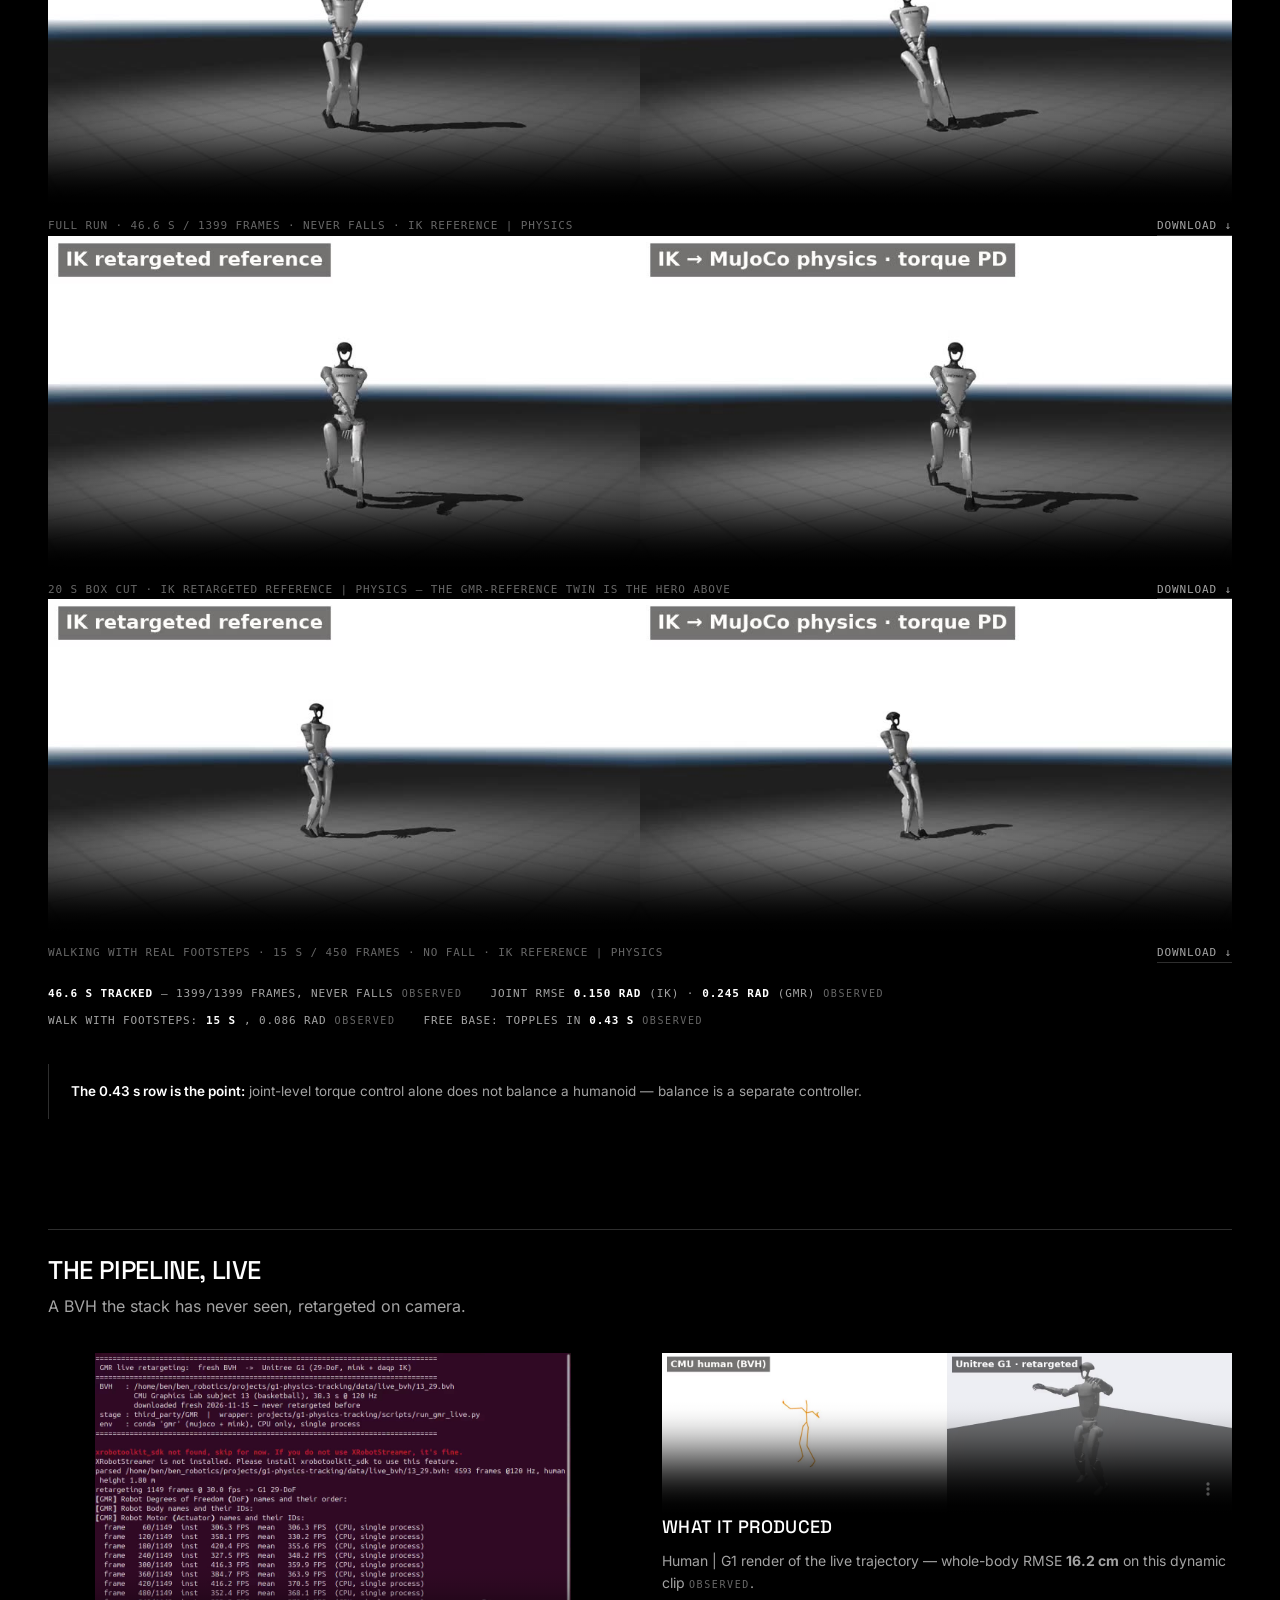
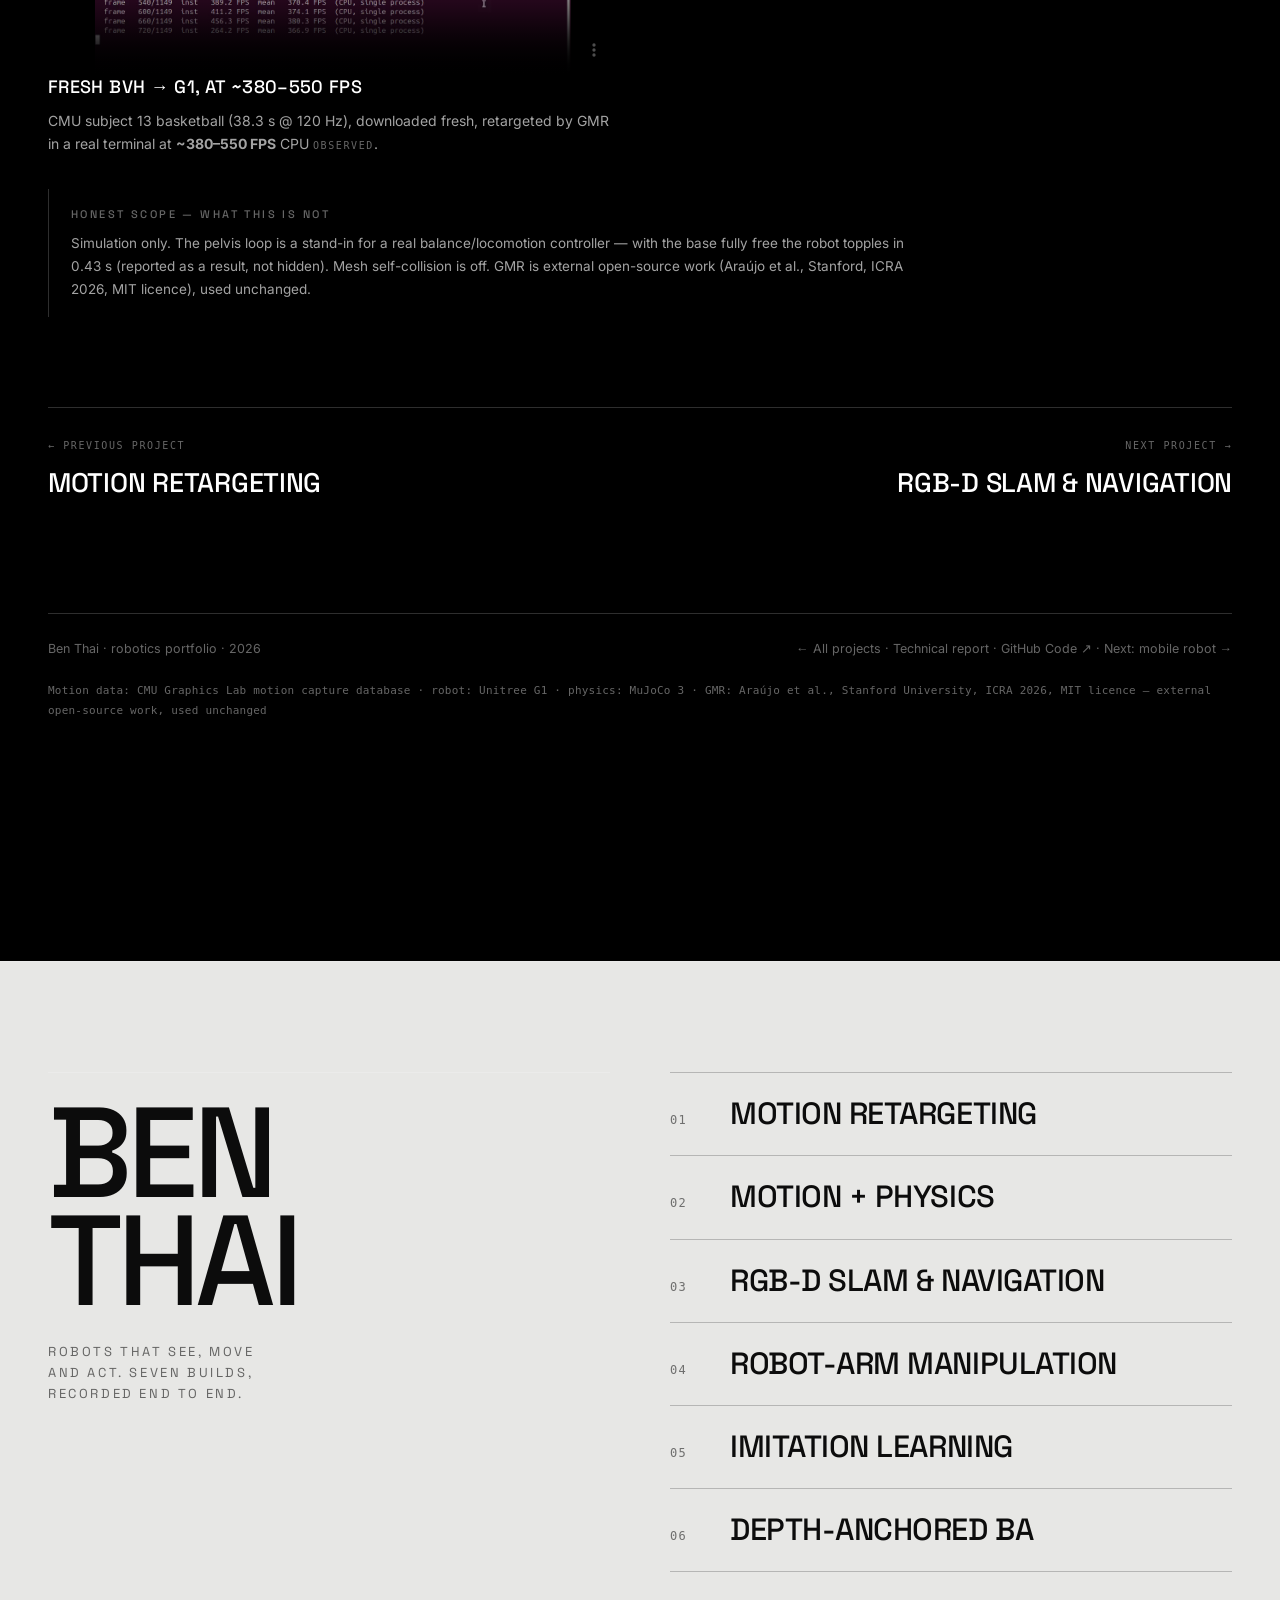
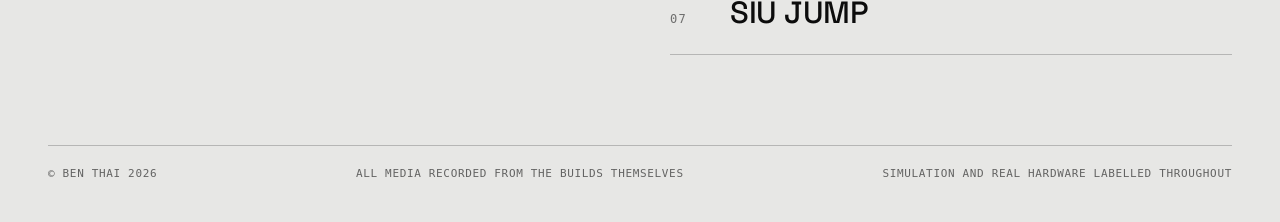
<file: motion-physics/index.html>
<!DOCTYPE html>
<html lang="en">
<head>
<meta charset="utf-8">
<meta name="viewport" content="width=device-width, initial-scale=1">
<title>Ben Thai — Motion Retargeting + Physics Tracking</title>
<meta name="description" content="Retargeted G1 trajectories from two pipelines tracked in MuJoCo under explicit torque PD — 46.6 s, never falls.">
<link rel="icon" href="data:image/svg+xml,%3Csvg xmlns='http://www.w3.org/2000/svg' viewBox='0 0 16 16'%3E%3Crect width='16' height='16' fill='%23000'/%3E%3Crect x='3' y='3' width='5' height='5' fill='%23fff'/%3E%3Crect x='9' y='9' width='4' height='4' fill='%23fff'/%3E%3C/svg%3E">
<link rel="stylesheet" href="../assets/site.css">
</head>
<body>

<nav class="nav" aria-label="Primary">
  <div class="nav__left">
    <a class="nav__back" href="../">← All projects</a>
    <span class="nav__sep"></span>
    <a class="nav__brand" href="../">
      <svg class="nav__mark" viewBox="0 0 20 20" aria-hidden="true"><rect x="0" y="0" width="8" height="8"/><rect x="10" y="0" width="4" height="4"/><rect x="10" y="6" width="10" height="8"/><rect x="0" y="10" width="8" height="6"/></svg>
      Motion + physics
    </a>
  </div>
  <div class="nav__links">
    <a href="#stack">Stack</a>
    <a href="#results">Results</a>
    <a href="#live">Live</a>
    <a href="../reports/02-motion-physics.html">Technical report</a>
    <a href="../mobile-robot/">Next →</a>
  </div>
  <button class="nav__toggle" aria-label="Open menu" aria-expanded="false"><span></span></button>
</nav>
<div class="nav__menu" id="navmenu">
  <a href="../">← All projects</a>
  <a href="#stack">Stack</a>
  <a href="#results">Results</a>
  <a href="#live">Live</a>
  <a href="../reports/02-motion-physics.html">Technical report</a>
  <a href="../mobile-robot/">Next project →</a>
</div>

<section class="hero hero--stage">
  <div class="hero__media">
    <video muted loop playsinline autoplay preload="metadata" poster="../assets/poster/track_box_gmr.jpg">
      <source src="../assets/video/track_box_gmr.mp4" type="video/mp4">
    </video>
  </div>
  <div class="hero__scrim"></div>
  <div class="hero__content">
    <p class="hero__kicker">02 / Simulation · MuJoCo</p>
    <h1 class="hero__title">Retargeted motion, executed by physics.</h1>
    <p class="hero__desc">Retargeted human motion executed on a 29-DoF G1 by explicit torque PD on every joint.</p>
    <div class="hero__result">
      <span class="n">46.6 s</span>
      <span class="l">1399/1399 frames · never falls</span>
      <span class="e">Observed</span>
    </div>
  </div>
  <a class="hero__cta" href="#results">See the results
    <svg viewBox="0 0 12 13" fill="none" aria-hidden="true"><path d="M0.75 11.75L11.25 1.25M11.25 1.25H0.75M11.25 1.25V11.75" stroke-width="1.2"/></svg>
  </a>
</section>

<div class="wrap">

<h2 id="stack" class="first">The stack</h2>
<p class="lead">Three steps, no controller between them and the robot.</p>
<div class="grid3">
  <div class="card"><div class="n">1 · Retarget</div><h3>BVH → G1, two pipelines</h3>
    <p>CMU Graphics Lab clips retargeted onto the G1 by per-frame bounded differential IK
    (Pinocchio) and by GMR (Araújo et al., ICRA 2026 — external open-source work).</p></div>
  <div class="card"><div class="n">2 · Track</div><h3>Torque PD in MuJoCo</h3>
    <p><code>tau = kp·(q★−q) + kd·(q̇★−q̇) + gravcomp</code> with kp=300, kd=8, on
    <b>all 29 joints</b>. Pure joint torques — nothing else drives a joint.</p></div>
  <div class="card"><div class="n">3 · Honest base</div><h3>The pelvis is unactuated</h3>
    <p>A soft workspace PD stands in for a balance controller. With the base fully free, the same
    joint PD tracks at <b>0.045 rad</b> and still topples in <b>0.43 s</b>.</p></div>
</div>

<h2 id="results">Results</h2>
<p class="lead"><strong>Left: the retargeted reference. Right: that same trajectory executed by MuJoCo physics.</strong></p>

<div class="reel sbs">
  <video id="herovideo" muted loop playsinline controls preload="metadata"
    poster="../assets/poster/track_box_full.jpg">
    <source src="../assets/video/track_box_full.mp4" type="video/mp4">
  </video>
  <div class="cap"><span>full run · 46.6 s / 1399 frames · never falls · IK reference | physics</span>
    <a href="../assets/video/track_box_full.mp4" download>download ↓</a></div>
</div>

<div class="reel sbs">
  <video controls muted loop playsinline preload="metadata"
    poster="../assets/poster/track_box.jpg">
    <source src="../assets/video/track_box.mp4" type="video/mp4">
  </video>
  <div class="cap"><span>20 s box cut · IK retargeted reference | physics — the GMR-reference twin is the hero above</span>
    <a href="../assets/video/track_box.mp4" download>download ↓</a></div>
</div>

<div class="reel sbs">
  <video controls muted loop playsinline preload="metadata"
    poster="../assets/poster/track_walk.jpg">
    <source src="../assets/video/track_walk.mp4" type="video/mp4">
  </video>
  <div class="cap"><span>walking with real footsteps · 15 s / 450 frames · no fall · IK reference | physics</span>
    <a href="../assets/video/track_walk.mp4" download>download ↓</a></div>
</div>

<div class="legend">
  <span class="badge"><b>46.6 s tracked</b> — 1399/1399 frames, never falls <span class="ev">Observed</span></span>
  <span class="badge">joint RMSE <b>0.150 rad</b> (IK) · <b>0.245 rad</b> (GMR) <span class="ev">Observed</span></span>
  <span class="badge">walk with footsteps: <b>15 s</b>, 0.086 rad <span class="ev">Observed</span></span>
  <span class="badge">free base: topples in <b>0.43 s</b> <span class="ev">Observed</span></span>
</div>

<div class="caution"><strong>The 0.43 s row is the point:</strong> joint-level torque control alone
does not balance a humanoid — balance is a separate controller.</div>

<h2 id="live">The pipeline, live</h2>
<p class="lead">A BVH the stack has never seen, retargeted on camera.</p>
<div class="grid2">
  <div class="card">
    <video controls muted playsinline loop preload="metadata" poster="../assets/poster/track_terminal.jpg">
      <source src="../assets/video/track_terminal.mp4" type="video/mp4">
    </video>
    <h3>Fresh BVH → G1, at ~380–550 FPS</h3>
    <p>CMU subject 13 basketball (38.3 s @ 120 Hz), downloaded fresh, retargeted by GMR in a real
    terminal at <b>~380–550 FPS</b> CPU <span class="ev">Observed</span>.</p>
  </div>
  <div class="card">
    <video class="sbs" controls muted playsinline loop preload="metadata" poster="../assets/poster/bball_gmr.jpg">
      <source src="../assets/video/bball_gmr.mp4" type="video/mp4">
    </video>
    <h3>What it produced</h3>
    <p>Human | G1 render of the live trajectory — whole-body RMSE <b>16.2 cm</b> on this dynamic
    clip <span class="ev">Observed</span>.</p>
  </div>
</div>

<div class="scope">
  <h3>Honest scope — what this is NOT</h3>
  <p>Simulation only. The pelvis loop is a stand-in for a real balance/locomotion controller —
  with the base fully free the robot topples in 0.43 s (reported as a result, not hidden). Mesh
  self-collision is off. GMR is external open-source work (Araújo et al., Stanford, ICRA 2026,
  MIT licence), used unchanged.</p>
</div>

<div class="pager">
  <a href="../motion-retargeting/"><small>← Previous project</small>Motion retargeting</a>
  <a href="../mobile-robot/"><small>Next project →</small>RGB-D SLAM &amp; navigation</a>
</div>

<footer>
  <div class="cols">
    <div>Ben Thai · robotics portfolio · 2026</div>
    <div><a href="../">← All projects</a> · <a href="../reports/02-motion-physics.html">Technical report</a> · <a href="https://github.com/BenThaii/g1-physics-tracking">GitHub Code ↗</a> · <a href="../mobile-robot/">Next: mobile robot →</a></div>
  </div>
  <p class="fine">Motion data: CMU Graphics Lab motion capture database · robot: Unitree G1 ·
  physics: MuJoCo 3 · GMR: Araújo et al., Stanford University, ICRA 2026, MIT licence — external
  open-source work, used unchanged</p>
</footer>

</div>

<footer class="index" id="index">
  <div class="index__inner">
    <div>
      <h2 class="index__word">Ben<br>Thai</h2>
      <p class="index__tag">Robots that see, move and act. Seven builds, recorded end to end.</p>
    </div>
    <ol class="index__list">
      <li><a href="../motion-retargeting/"><span class="num">01</span> Motion retargeting</a></li>
      <li><a href="../motion-physics/"><span class="num">02</span> Motion + physics</a></li>
      <li><a href="../mobile-robot/"><span class="num">03</span> RGB-D SLAM &amp; navigation</a></li>
      <li><a href="../robot-arm/"><span class="num">04</span> Robot-arm manipulation</a></li>
      <li><a href="../imitation-learning/"><span class="num">05</span> Imitation learning</a></li>
      <li><a href="../depth-anchor/"><span class="num">06</span> Depth-anchored BA</a></li>
      <li><a href="../siu-jump/"><span class="num">07</span> SIU jump</a></li>
    </ol>
  </div>
  <div class="index__foot">
    <span>© Ben Thai 2026</span>
    <span>All media recorded from the builds themselves</span>
    <span>Simulation and real hardware labelled throughout</span>
  </div>
</footer>

<script src="../assets/site.js"></script>
</body>
</html>
</file>
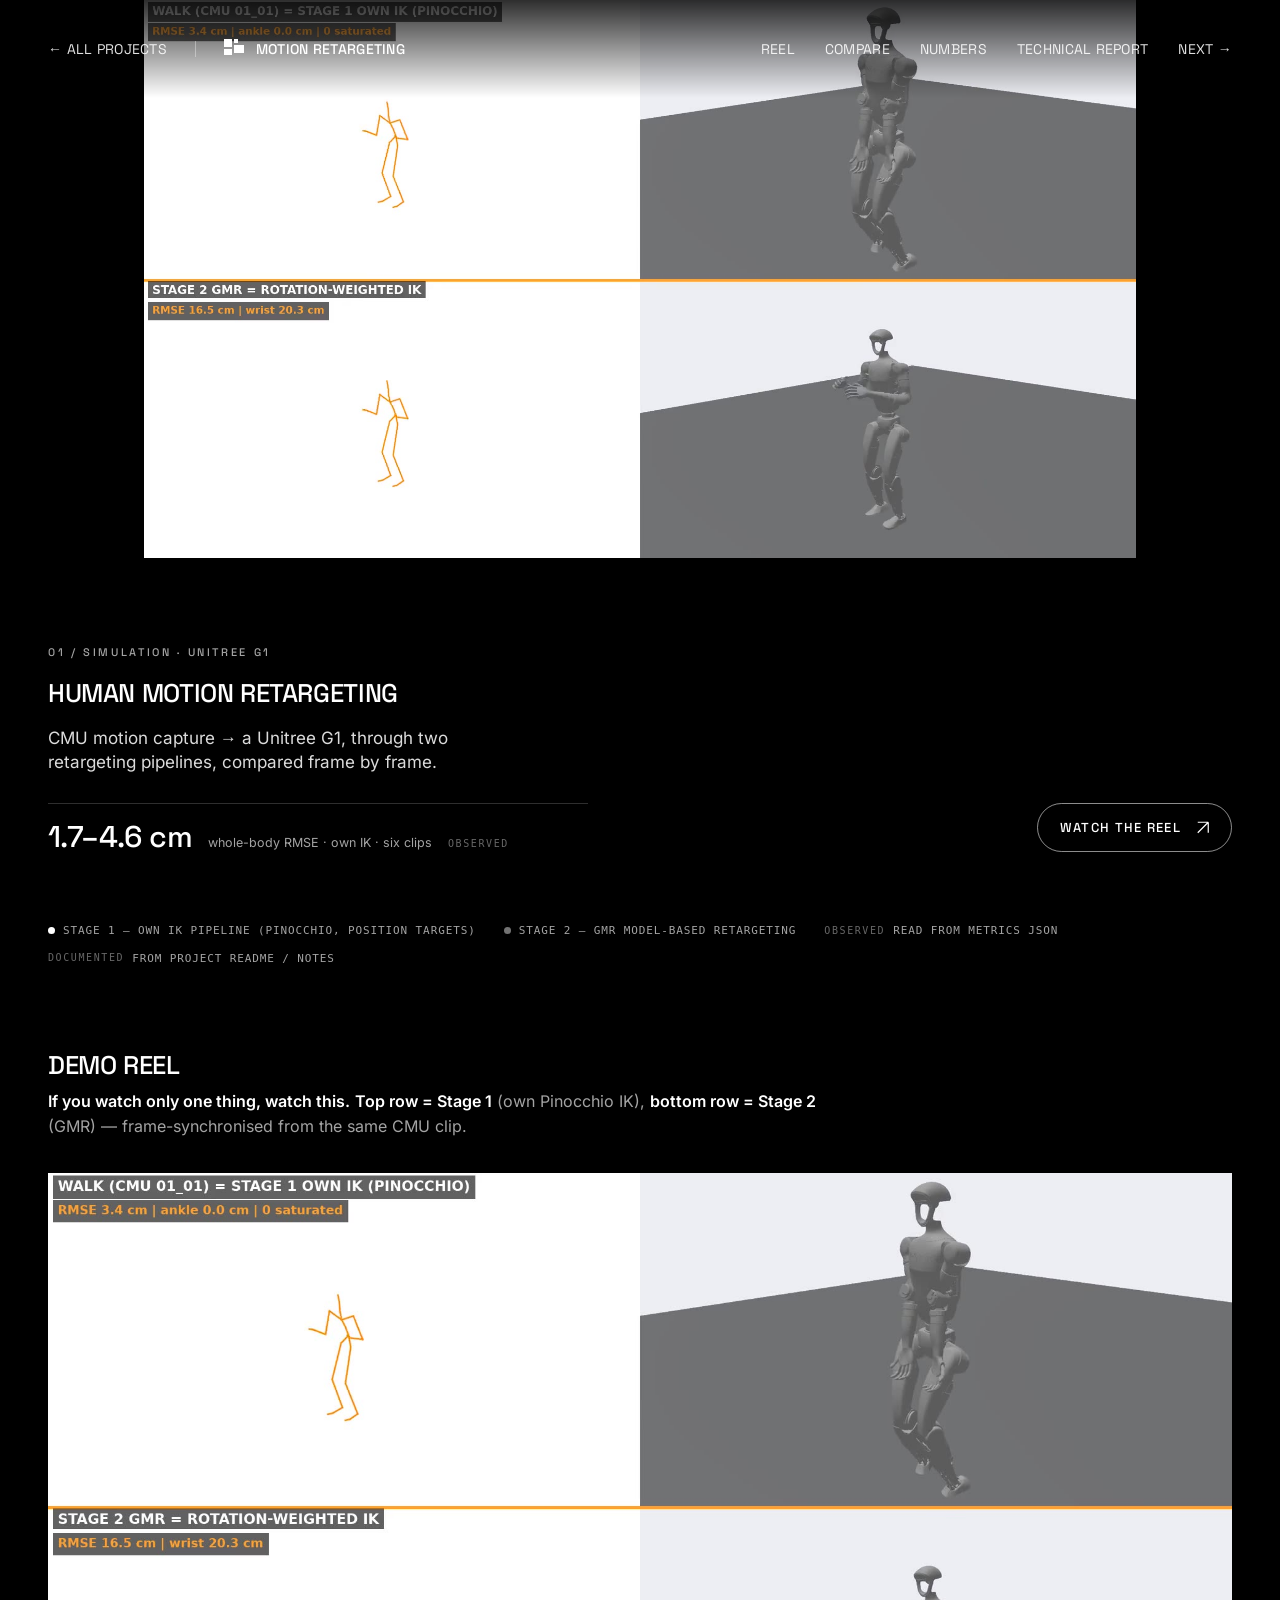
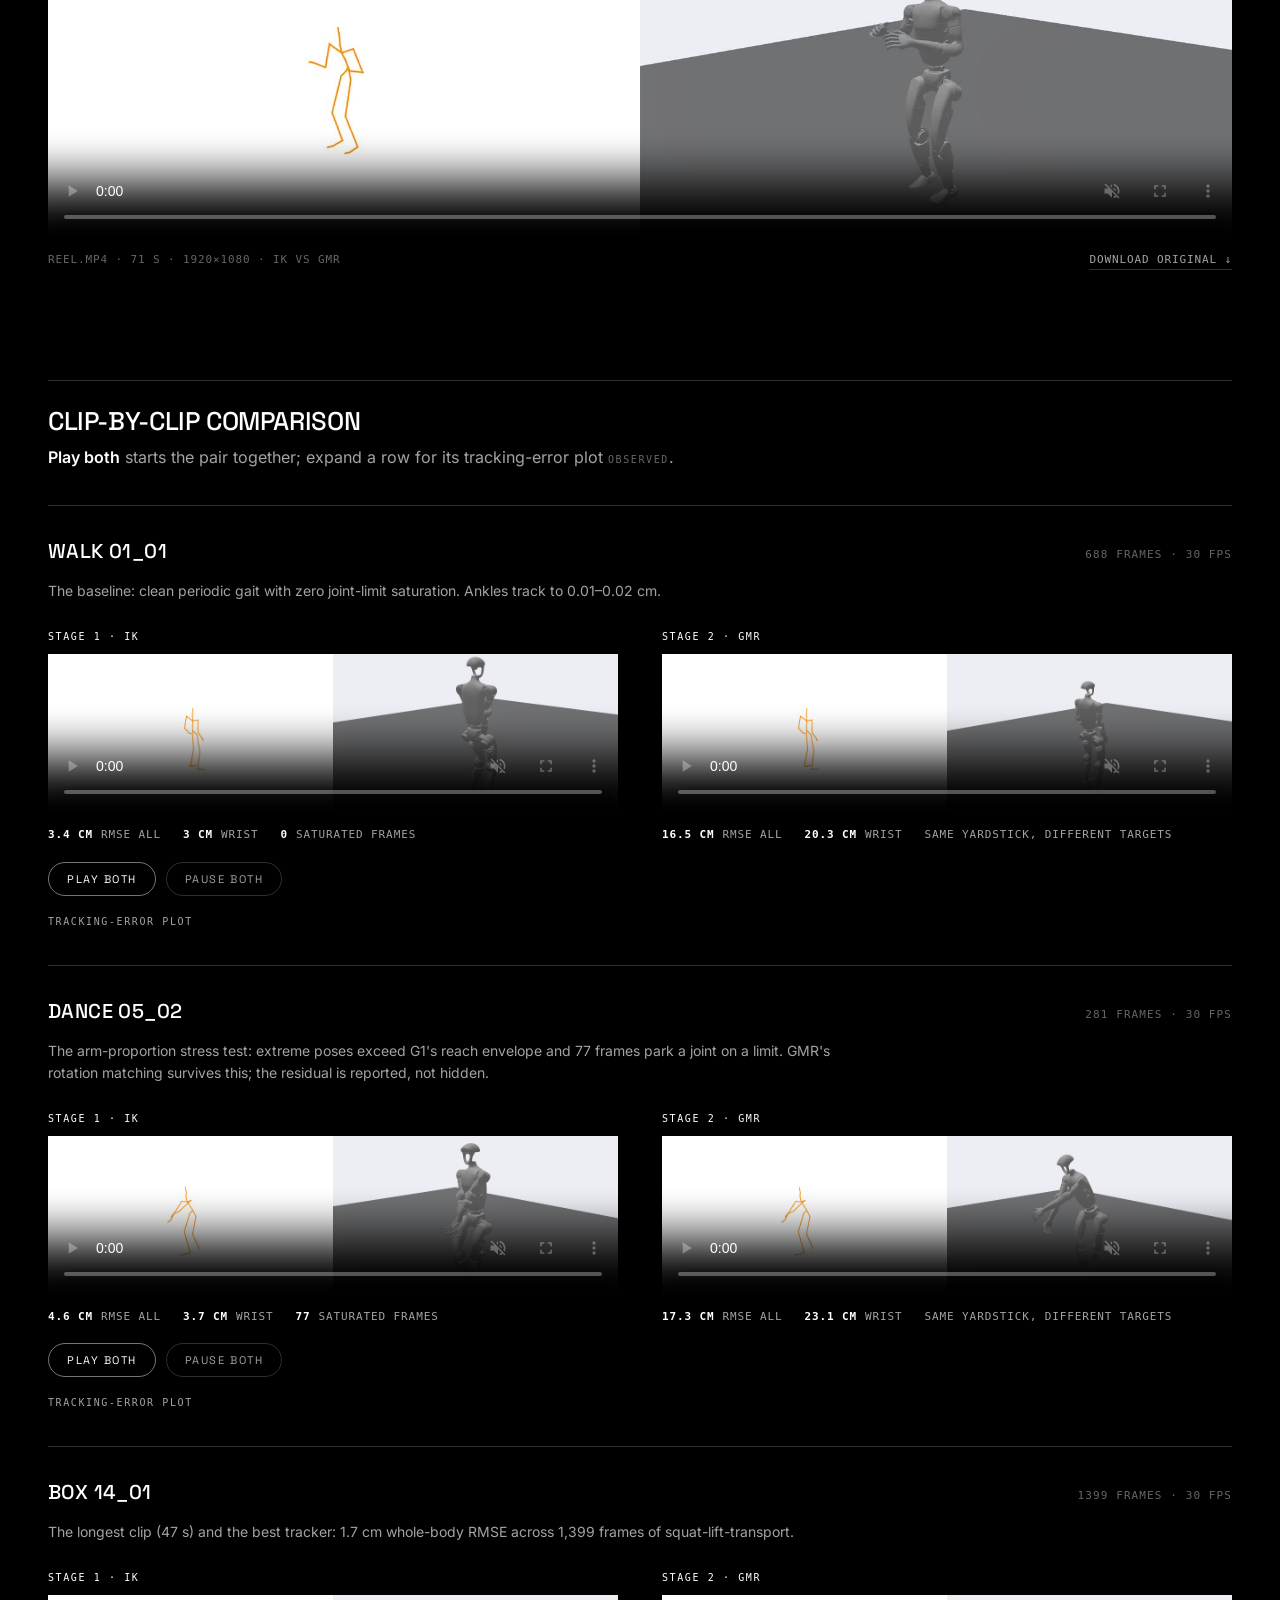
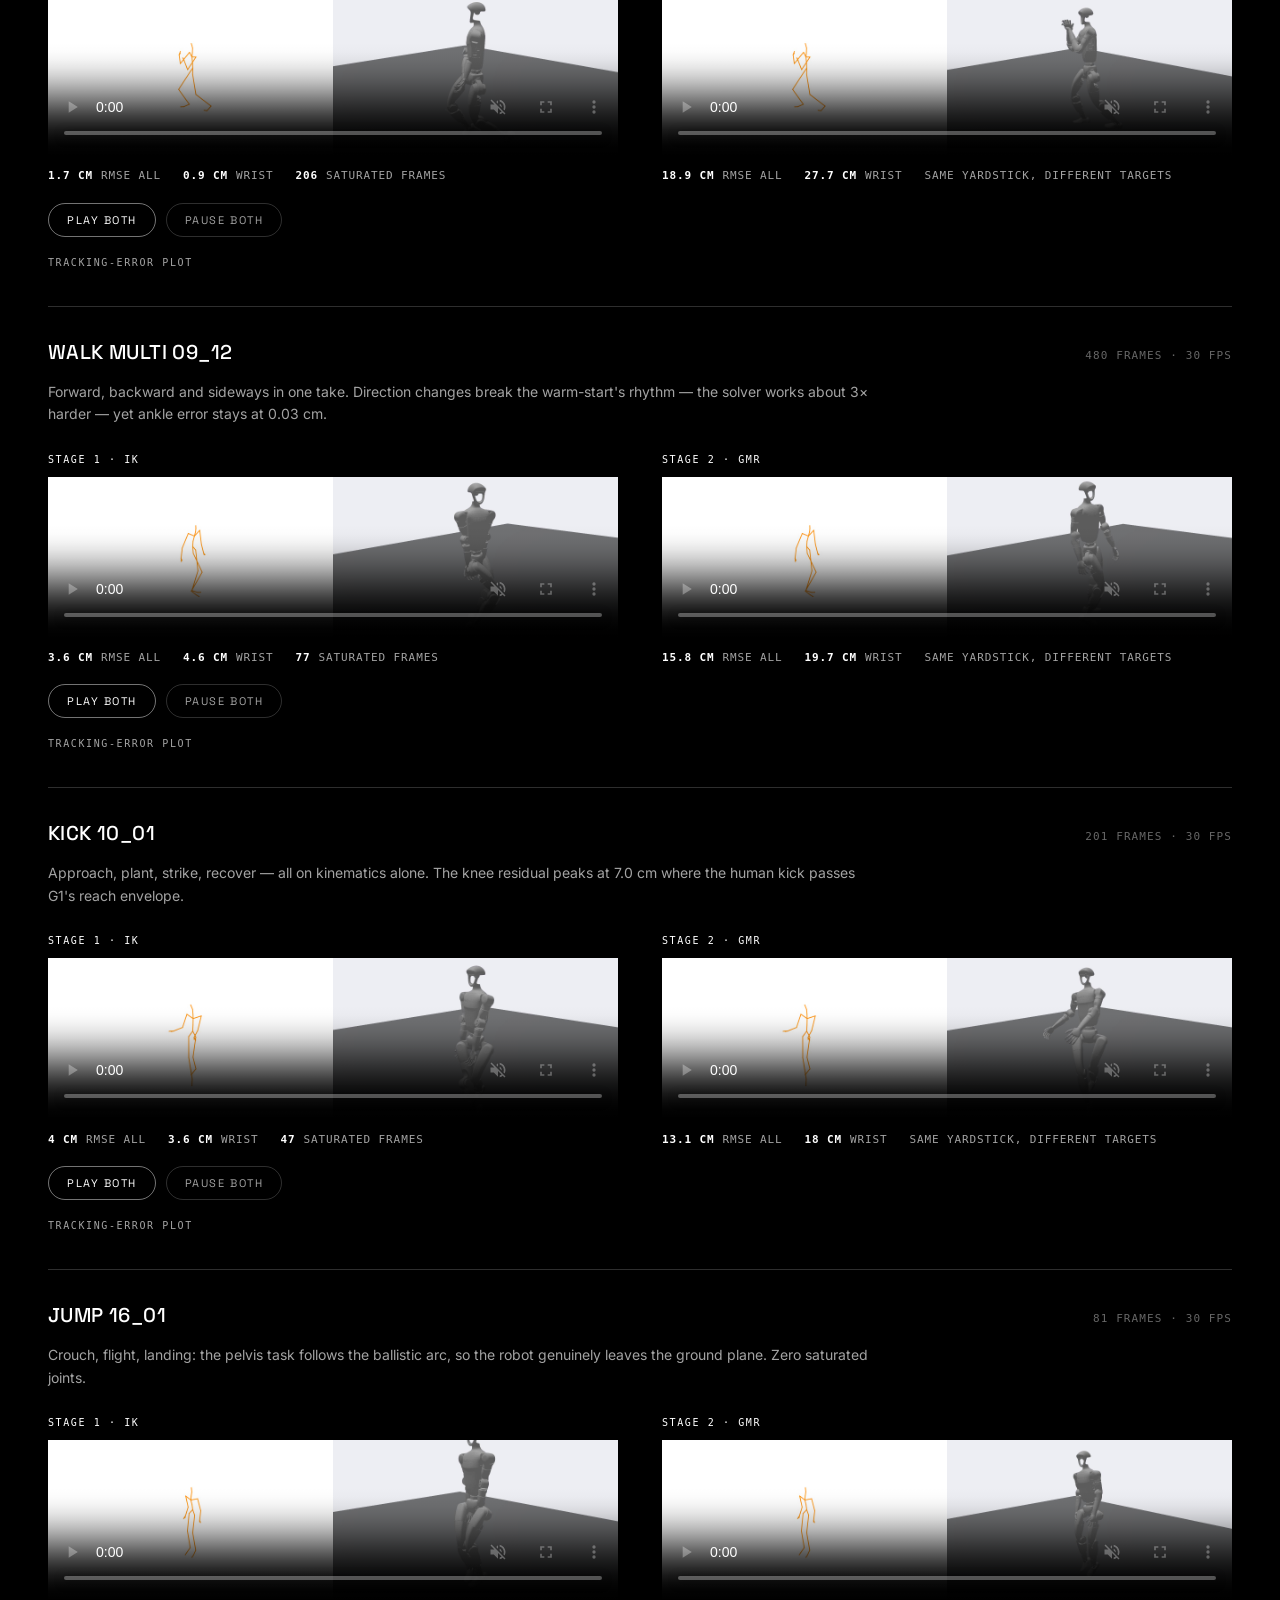
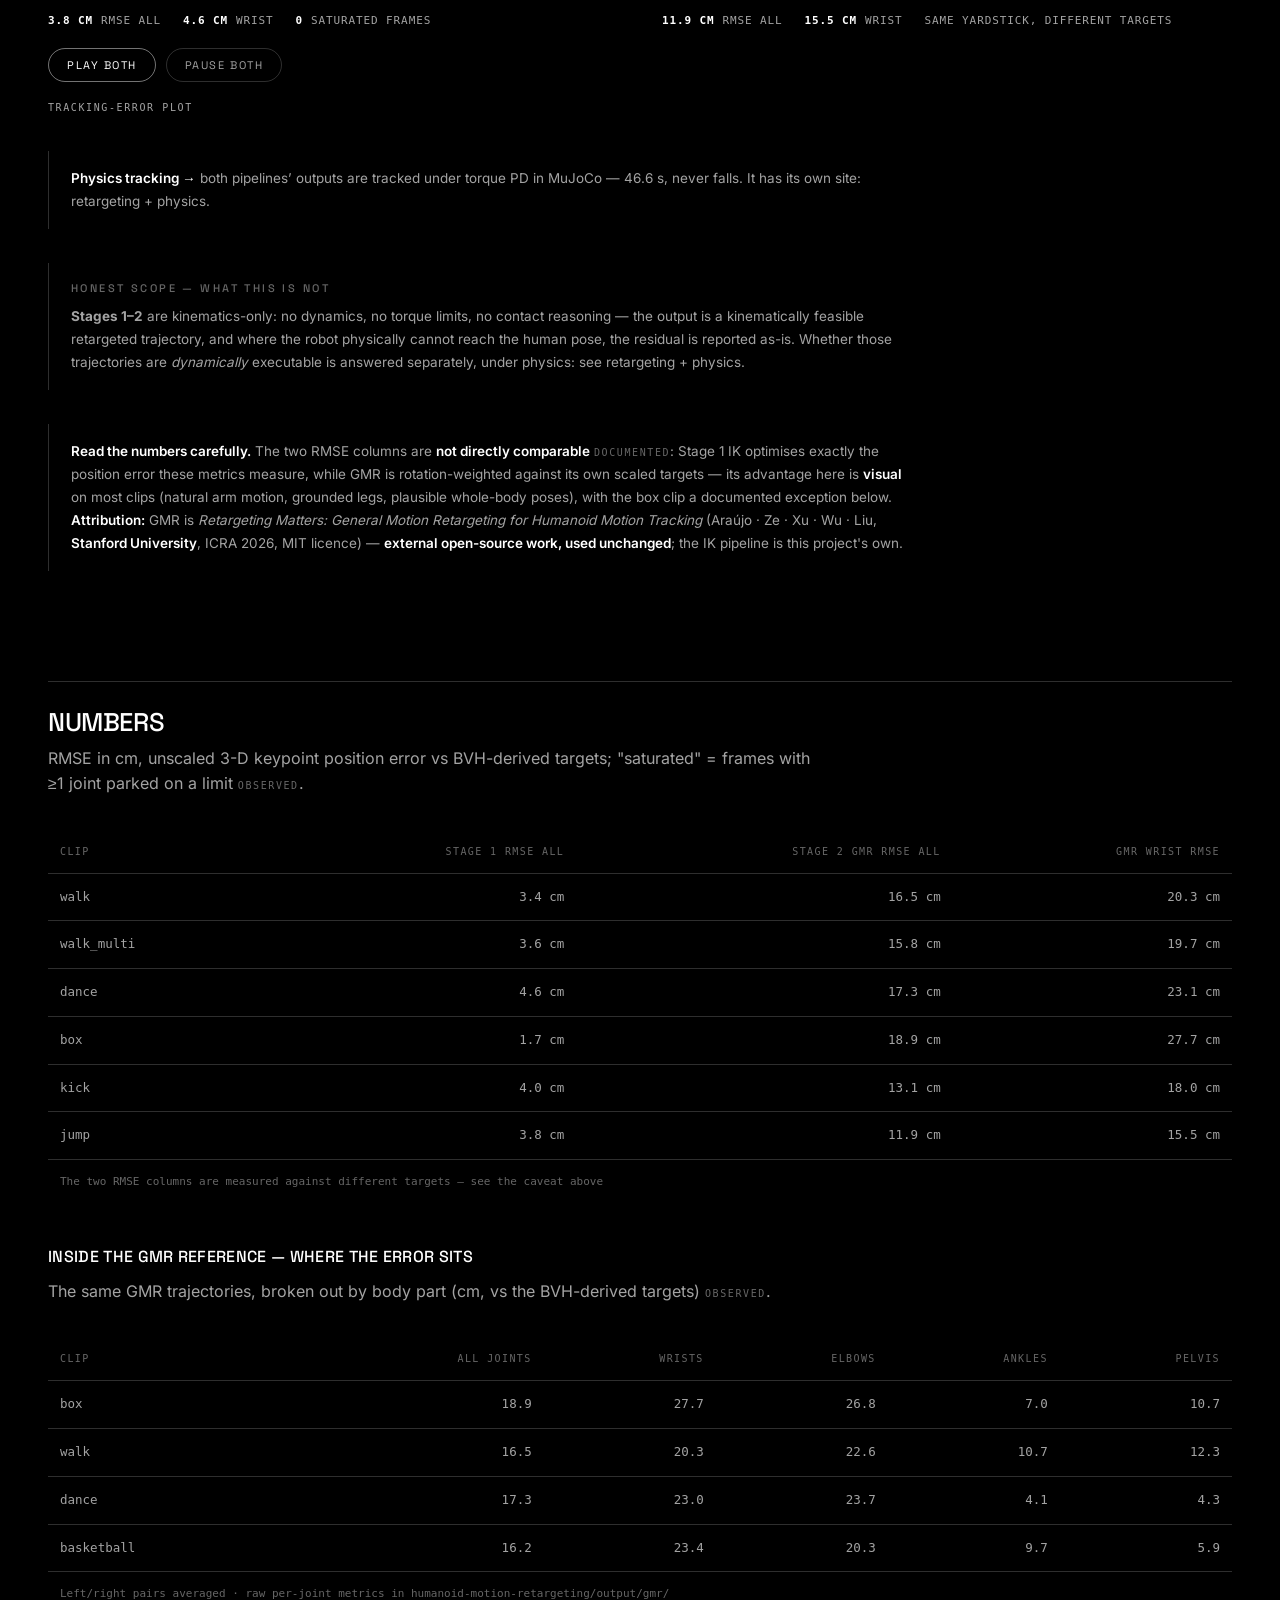
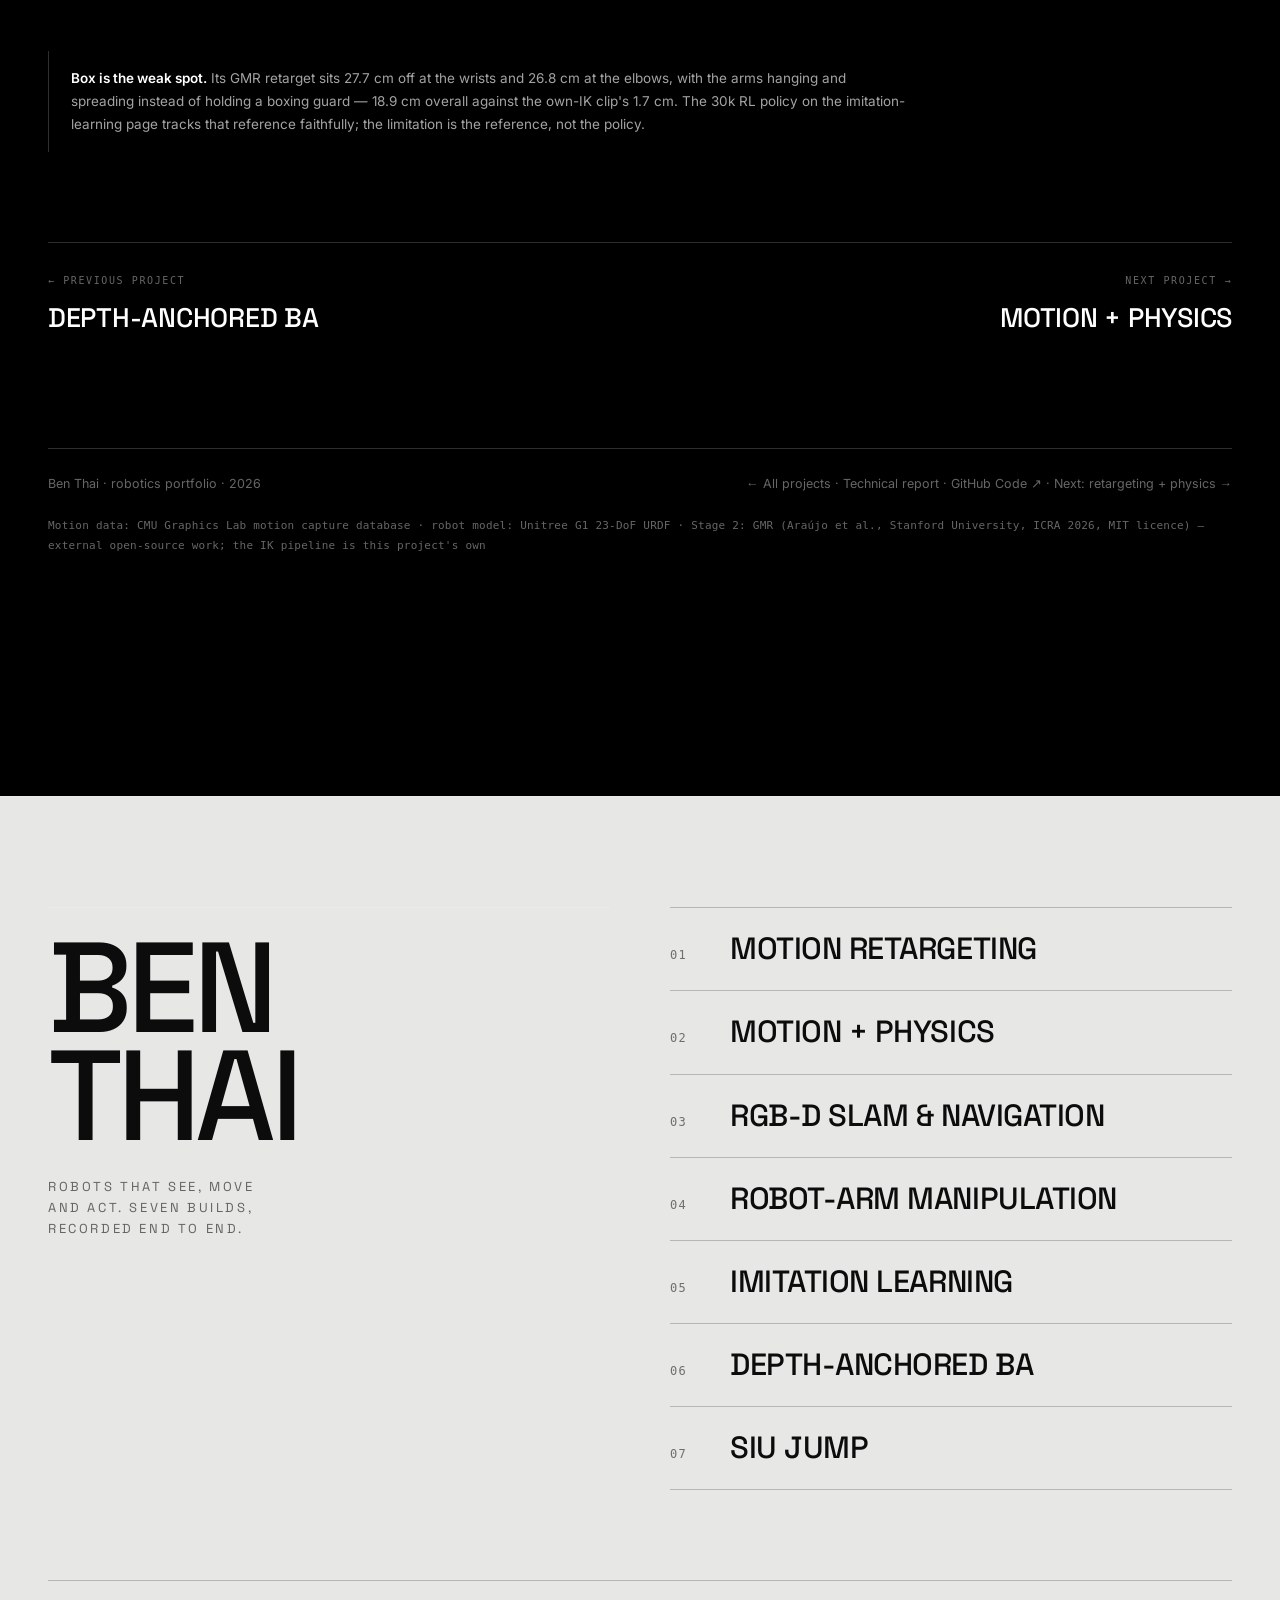
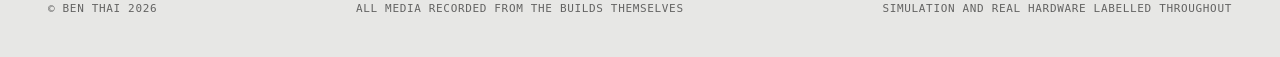
<file: motion-retargeting/index.html>
<!DOCTYPE html>
<html lang="en">
<head>
<meta charset="utf-8">
<meta name="viewport" content="width=device-width, initial-scale=1">
<title>Ben Thai — Humanoid Motion Retargeting</title>
<meta name="description" content="CMU mocap retargeted onto a Unitree G1 humanoid via two pipelines — per-frame bounded differential IK (Pinocchio) and GMR model-based retargeting.">
<link rel="icon" href="data:image/svg+xml,%3Csvg xmlns='http://www.w3.org/2000/svg' viewBox='0 0 16 16'%3E%3Crect width='16' height='16' fill='%23000'/%3E%3Crect x='3' y='3' width='5' height='5' fill='%23fff'/%3E%3Crect x='9' y='9' width='4' height='4' fill='%23fff'/%3E%3C/svg%3E">
<link rel="stylesheet" href="../assets/site.css">
</head>
<body>

<nav class="nav" aria-label="Primary">
  <div class="nav__left">
    <a class="nav__back" href="../">← All projects</a>
    <span class="nav__sep"></span>
    <a class="nav__brand" href="../">
      <svg class="nav__mark" viewBox="0 0 20 20" aria-hidden="true"><rect x="0" y="0" width="8" height="8"/><rect x="10" y="0" width="4" height="4"/><rect x="10" y="6" width="10" height="8"/><rect x="0" y="10" width="8" height="6"/></svg>
      Motion retargeting
    </a>
  </div>
  <div class="nav__links">
    <a href="#reel">Reel</a>
    <a href="#compare">Compare</a>
    <a href="#numbers">Numbers</a>
    <a href="../reports/01-motion-retargeting.html">Technical report</a>
    <a href="../motion-physics/">Next →</a>
  </div>
  <button class="nav__toggle" aria-label="Open menu" aria-expanded="false"><span></span></button>
</nav>
<div class="nav__menu" id="navmenu">
  <a href="../">← All projects</a>
  <a href="#reel">Reel</a>
  <a href="#compare">Compare</a>
  <a href="#numbers">Numbers</a>
  <a href="../reports/01-motion-retargeting.html">Technical report</a>
  <a href="../motion-physics/">Next project →</a>
</div>

<section class="hero hero--stage">
  <div class="hero__media">
    <video muted loop playsinline autoplay preload="metadata" poster="../assets/poster/hero_retarget.jpg">
      <source src="../assets/video/hero_retarget.mp4" type="video/mp4">
    </video>
  </div>
  <div class="hero__scrim"></div>
  <div class="hero__content">
    <p class="hero__kicker">01 / Simulation · Unitree G1</p>
    <h1 class="hero__title">Human motion retargeting</h1>
    <p class="hero__desc">CMU motion capture → a Unitree G1, through two retargeting pipelines, compared frame by frame.</p>
    <div class="hero__result">
      <span class="n">1.7–4.6 cm</span>
      <span class="l">whole-body RMSE · own IK · six clips</span>
      <span class="e">Observed</span>
    </div>
  </div>
  <a class="hero__cta" href="#reel">Watch the reel
    <svg viewBox="0 0 12 13" fill="none" aria-hidden="true"><path d="M0.75 11.75L11.25 1.25M11.25 1.25H0.75M11.25 1.25V11.75" stroke-width="1.2"/></svg>
  </a>
</section>

<div class="wrap">

<div class="legend">
  <span class="badge"><span class="dot s1"></span> Stage 1 — own IK pipeline (Pinocchio, position targets)</span>
  <span class="badge"><span class="dot s2"></span> Stage 2 — GMR model-based retargeting</span>
  <span class="badge"><span class="ev">Observed</span> read from metrics JSON</span>
  <span class="badge"><span class="ev">Documented</span> from project README / notes</span>
</div>

<h2 id="reel" class="first">Demo reel</h2>
<p class="lead"><strong>If you watch only one thing, watch this.</strong>
<strong>Top row = Stage 1</strong> (own Pinocchio IK), <strong>bottom row = Stage 2</strong> (GMR) —
frame-synchronised from the same CMU clip.</p>
<div class="reel">
  <video controls muted playsinline loop preload="metadata" poster="../assets/poster/reel.jpg">
    <source src="../assets/video/reel.mp4" type="video/mp4">
  </video>
  <div class="cap"><span>reel.mp4 · 71 s · 1920×1080 · IK vs GMR</span>
    <a href="../assets/video/reel.mp4" download>download original ↓</a></div>
</div>

<h2 id="compare">Clip-by-clip comparison</h2>
<p class="lead"><strong>Play both</strong> starts the pair together; expand a row for its
tracking-error plot <span class="ev">Observed</span>.</p>

<div id="rows"></div>

<div class="note"><strong>Physics tracking →</strong> both pipelines’ outputs are tracked under torque PD in MuJoCo — 46.6 s, never falls. It has its own site: <a href="../motion-physics/">retargeting + physics</a>.</div>

<div class="scope">
  <h3>Honest scope — what this is NOT</h3>
  <p><b>Stages 1–2</b> are kinematics-only: no dynamics, no torque limits, no contact reasoning —
  the output is a kinematically feasible retargeted trajectory, and where the robot physically
  cannot reach the human pose, the residual is reported as-is. Whether those trajectories are
  <i>dynamically</i> executable is answered separately, under physics: see
  <a href="../motion-physics/">retargeting + physics</a>.</p>
</div>

<div class="caution">
  <strong>Read the numbers carefully.</strong> The two RMSE columns are
  <strong>not directly comparable</strong> <span class="ev">Documented</span>: Stage 1 IK
  optimises exactly the position error these metrics measure, while GMR is rotation-weighted
  against its own scaled targets — its advantage here is <strong>visual</strong> on most clips
  (natural arm motion, grounded legs, plausible whole-body poses), with the box clip a
  documented exception below.
  <strong>Attribution:</strong> GMR is <em>Retargeting Matters: General Motion Retargeting for
  Humanoid Motion Tracking</em> (Araújo · Ze · Xu · Wu · Liu, <strong>Stanford University</strong>,
  ICRA 2026, MIT licence) — <strong>external open-source work, used unchanged</strong>;
  the IK pipeline is this project's own.
</div>

<h2 id="numbers">Numbers</h2>
<p class="lead">RMSE in cm, unscaled 3-D keypoint position error vs BVH-derived targets;
"saturated" = frames with ≥1 joint parked on a limit <span class="ev">Observed</span>.</p>
<div class="tablewrap">
  <table>
    <thead><tr><th>clip</th><th>Stage 1 RMSE all</th><th>Stage 2 GMR RMSE all</th><th>GMR wrist RMSE</th></tr></thead>
    <tbody>
      <tr><td>walk</td><td>3.4 cm</td><td>16.5 cm</td><td>20.3 cm</td></tr>
      <tr><td>walk_multi</td><td>3.6 cm</td><td>15.8 cm</td><td>19.7 cm</td></tr>
      <tr><td>dance</td><td>4.6 cm</td><td>17.3 cm</td><td>23.1 cm</td></tr>
      <tr><td>box</td><td>1.7 cm</td><td>18.9 cm</td><td>27.7 cm</td></tr>
      <tr><td>kick</td><td>4.0 cm</td><td>13.1 cm</td><td>18.0 cm</td></tr>
      <tr><td>jump</td><td>3.8 cm</td><td>11.9 cm</td><td>15.5 cm</td></tr>
    </tbody>
    <tfoot><tr><td colspan="4">The two RMSE columns are measured against different targets —
      see the caveat above</td></tr></tfoot>
  </table>
</div>

<h3 style="margin-top:40px">Inside the GMR reference — where the error sits</h3>
<p class="lead">The same GMR trajectories, broken out by body part (cm, vs the BVH-derived targets) <span class="ev">Observed</span>.</p>
<div class="tablewrap">
  <table>
    <thead><tr><th>clip</th><th>all joints</th><th>wrists</th><th>elbows</th><th>ankles</th><th>pelvis</th></tr></thead>
    <tbody>
      <tr><td>box</td><td>18.9</td><td>27.7</td><td>26.8</td><td>7.0</td><td>10.7</td></tr>
      <tr><td>walk</td><td>16.5</td><td>20.3</td><td>22.6</td><td>10.7</td><td>12.3</td></tr>
      <tr><td>dance</td><td>17.3</td><td>23.0</td><td>23.7</td><td>4.1</td><td>4.3</td></tr>
      <tr><td>basketball</td><td>16.2</td><td>23.4</td><td>20.3</td><td>9.7</td><td>5.9</td></tr>
    </tbody>
    <tfoot><tr><td colspan="6">Left/right pairs averaged · raw per-joint metrics in humanoid-motion-retargeting/output/gmr/</td></tr></tfoot>
  </table>
</div>
<div class="caution"><strong>Box is the weak spot.</strong> Its GMR retarget sits 27.7 cm off at the wrists and 26.8 cm at the elbows, with the arms hanging and spreading instead of holding a boxing guard — 18.9 cm overall against the own-IK clip's 1.7 cm. The 30k RL policy on the <a href="../imitation-learning/#f2">imitation-learning page</a> tracks that reference faithfully; the limitation is the reference, not the policy.</div>

<div class="pager">
  <a href="../depth-anchor/"><small>← Previous project</small>Depth-anchored BA</a>
  <a href="../motion-physics/"><small>Next project →</small>Motion + physics</a>
</div>

<footer>
  <div class="cols">
    <div>Ben Thai · robotics portfolio · 2026</div>
    <div><a href="../">← All projects</a> · <a href="../reports/01-motion-retargeting.html">Technical report</a> · <a href="https://github.com/BenThaii/humanoid-motion-retargeting">GitHub Code ↗</a> · <a href="../motion-physics/">Next: retargeting + physics →</a></div>
  </div>
  <p class="fine">Motion data: CMU Graphics Lab motion capture database · robot model: Unitree G1
  23-DoF URDF · Stage 2: GMR (Araújo et al., Stanford University, ICRA 2026, MIT licence) —
  external open-source work; the IK pipeline is this project's own</p>
</footer>

</div>

<footer class="index" id="index">
  <div class="index__inner">
    <div>
      <h2 class="index__word">Ben<br>Thai</h2>
      <p class="index__tag">Robots that see, move and act. Seven builds, recorded end to end.</p>
    </div>
    <ol class="index__list">
      <li><a href="../motion-retargeting/"><span class="num">01</span> Motion retargeting</a></li>
      <li><a href="../motion-physics/"><span class="num">02</span> Motion + physics</a></li>
      <li><a href="../mobile-robot/"><span class="num">03</span> RGB-D SLAM &amp; navigation</a></li>
      <li><a href="../robot-arm/"><span class="num">04</span> Robot-arm manipulation</a></li>
      <li><a href="../imitation-learning/"><span class="num">05</span> Imitation learning</a></li>
      <li><a href="../depth-anchor/"><span class="num">06</span> Depth-anchored BA</a></li>
      <li><a href="../siu-jump/"><span class="num">07</span> SIU jump</a></li>
    </ol>
  </div>
  <div class="index__foot">
    <span>© Ben Thai 2026</span>
    <span>All media recorded from the builds themselves</span>
    <span>Simulation and real hardware labelled throughout</span>
  </div>
</footer>

<script src="../assets/site.js"></script>
<script>
/* Comparison rows are generated from one data array. */
const clips = [
  {n:"01", key:"walk",       label:"Walk 01_01",        frames:688,  s1:3.4, w1:3.0, sat:0,   s2:16.5, w2:20.3,
   anno:"The baseline: clean periodic gait with zero joint-limit saturation. Ankles track to 0.01–0.02 cm."},
  {n:"02", key:"dance",      label:"Dance 05_02",       frames:281,  s1:4.6, w1:3.7, sat:77,  s2:17.3, w2:23.1,
   anno:"The arm-proportion stress test: extreme poses exceed G1's reach envelope and 77 frames park a joint on a limit. GMR's rotation matching survives this; the residual is reported, not hidden."},
  {n:"03", key:"box",        label:"Box 14_01",         frames:1399, s1:1.7, w1:0.9, sat:206, s2:18.9, w2:27.7,
   anno:"The longest clip (47 s) and the best tracker: 1.7 cm whole-body RMSE across 1,399 frames of squat-lift-transport."},
  {n:"04", key:"walk_multi", label:"Walk multi 09_12",  frames:480,  s1:3.6, w1:4.6, sat:77,  s2:15.8, w2:19.7,
   anno:"Forward, backward and sideways in one take. Direction changes break the warm-start's rhythm — the solver works about 3× harder — yet ankle error stays at 0.03 cm."},
  {n:"05", key:"kick",       label:"Kick 10_01",        frames:201,  s1:4.0, w1:3.6, sat:47,  s2:13.1, w2:18.0,
   anno:"Approach, plant, strike, recover — all on kinematics alone. The knee residual peaks at 7.0 cm where the human kick passes G1's reach envelope."},
  {n:"06", key:"jump",       label:"Jump 16_01",        frames:81,   s1:3.8, w1:4.6, sat:0,   s2:11.9, w2:15.5,
   anno:"Crouch, flight, landing: the pelvis task follows the ballistic arc, so the robot genuinely leaves the ground plane. Zero saturated joints."}
];

function cell(tag, cls, key, suffix, poster, stats){
  return `<div class="cell">
    <div class="cellhead"><span class="tag ${cls}">${tag}</span></div>
    <video src="../assets/video/${key}${suffix}.mp4" poster="${poster}"
      controls muted playsinline loop preload="metadata"></video>
    <div class="stats">${stats.map(s=>`<span class="stat">${s}</span>`).join("")}</div>
  </div>`;
}

document.getElementById("rows").innerHTML = clips.map(c=>{
  const s1 = cell("STAGE 1 · IK", "s1", c.key, "", `../assets/poster/${c.key}.jpg`, [
    `<b>${c.s1} cm</b> RMSE all`, `<b>${c.w1} cm</b> wrist`, `<b>${c.sat}</b> saturated frames`
  ]);
  const s2 = cell("STAGE 2 · GMR", "s2", c.key, "_gmr", `../assets/poster/${c.key}_gmr.jpg`, [
    `<b>${c.s2} cm</b> RMSE all`, `<b>${c.w2} cm</b> wrist`, `same yardstick, different targets`
  ]);
  return `<div class="row" id="row-${c.key}">
    <div class="rowhead"><h3>${c.label}</h3><span class="frames">${c.frames} frames · 30 fps</span></div>
    <p class="anno">${c.anno}</p>
    <div class="pair">${s1}${s2}</div>
    <div class="controls">
      <button onclick="pair('${c.key}','play')">Play both</button>
      <button class="ghost" onclick="pair('${c.key}','pause')">Pause both</button>
    </div>
    <details><summary>tracking-error plot</summary>
      <img loading="lazy" src="../assets/plots/${c.key}.png" alt="${c.key} tracking error per keypoint over time">
    </details>
  </div>`;
}).join("");

function pair(key, action){
  document.querySelectorAll(`#row-${key} video`).forEach(v=>{
    if(action === "play"){ v.currentTime = 0; v.play().catch(()=>{}); }
    else { v.pause(); }
  });
}
</script>
</body>
</html>
</file>
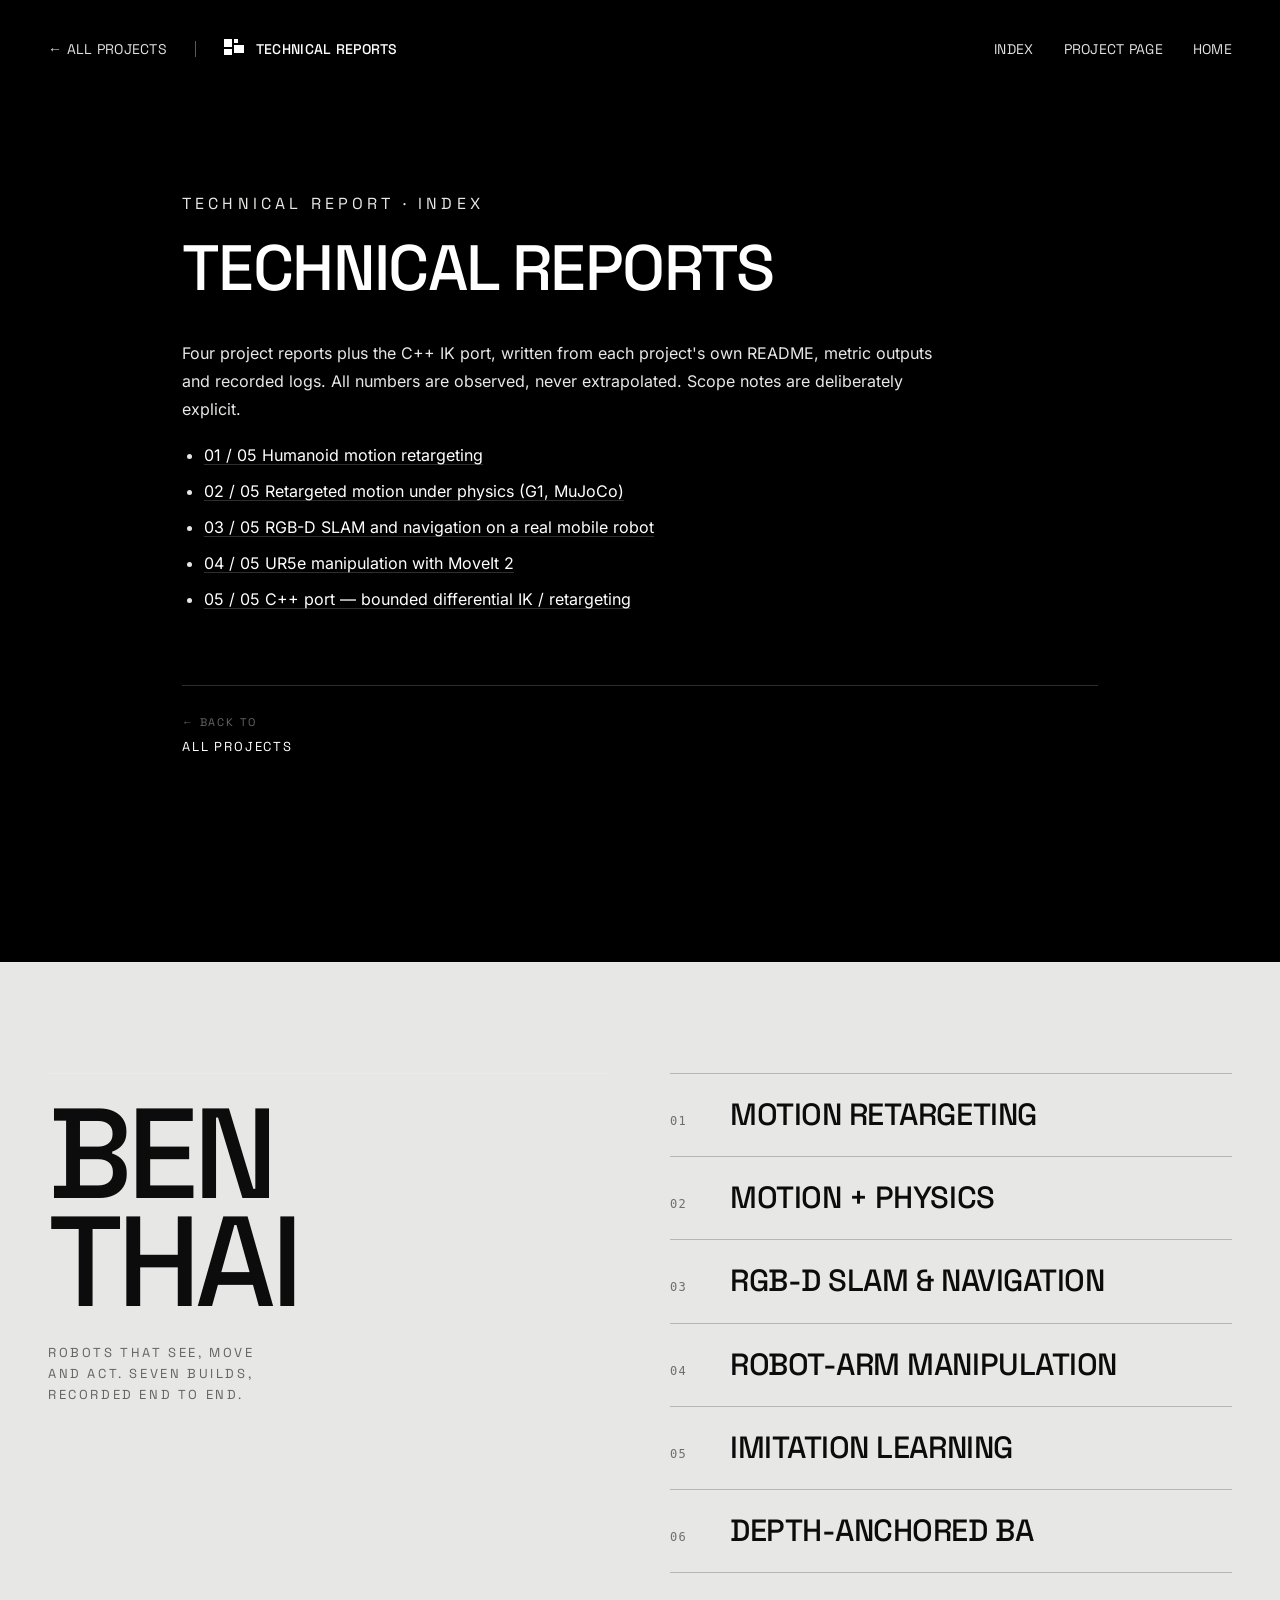
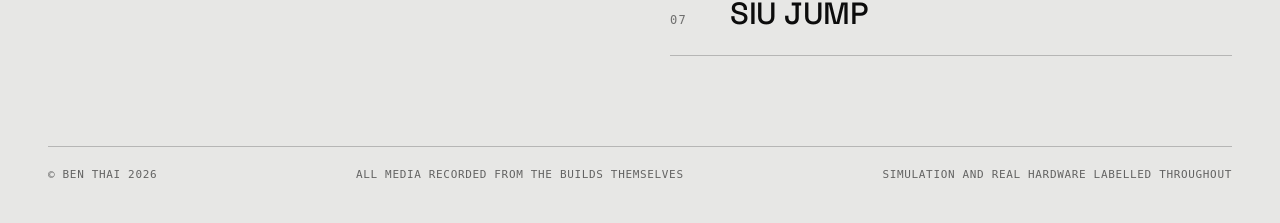
<file: reports/index.html>
<!DOCTYPE html>
<html lang="en">
<head>
<meta charset="utf-8">
<meta name="viewport" content="width=device-width, initial-scale=1">
<title>Ben Thai — Technical reports · Technical report</title>
<meta name="description" content="Technical report: Technical reports.">
<link rel="icon" href="data:image/svg+xml,%3Csvg xmlns='http://www.w3.org/2000/svg' viewBox='0 0 16 16'%3E%3Crect width='16' height='16' fill='%23000'/%3E%3Crect x='3' y='3' width='5' height='5' fill='%23fff'/%3E%3Crect x='9' y='9' width='4' height='4' fill='%23fff'/%3E%3C/svg%3E">
<link rel="stylesheet" href="../assets/site.css">
<style>
.report{position:relative;z-index:1;max-width:980px;margin:0 auto;
  padding:190px 32px 96px;color:var(--paper)}
.report__kicker,.report__eyebrow{font-family:var(--display);font-size:12px;
  letter-spacing:.26em;text-transform:uppercase;color:var(--faint);margin:0 0 18px}
.report h1{font-family:var(--display);font-size:clamp(34px,5.4vw,64px);
  line-height:1.02;letter-spacing:-.025em;font-weight:500;margin:0 0 38px;
  color:var(--white);max-width:18ch}
.report h2{font-family:var(--display);font-size:clamp(22px,2.6vw,30px);
  font-weight:500;letter-spacing:-.01em;margin:64px 0 18px;padding-top:26px;
  border-top:1px solid var(--rule);color:var(--white)}
.report h3{font-family:var(--display);font-size:19px;font-weight:500;margin:32px 0 12px}
.report p,.report li{font-size:16px;line-height:1.75;color:var(--paper);max-width:78ch}
.report p{margin:0 0 18px}
.report ul,.report ol{padding-left:22px;margin:0 0 20px}
.report li{margin:0 0 8px}
.report a{text-decoration:underline;text-underline-offset:3px;
  text-decoration-color:var(--rule);color:var(--white)}
.report a:hover{text-decoration-color:var(--white)}
.report strong{color:var(--white);font-weight:600}
.report hr{border:0;border-top:1px solid var(--rule);margin:40px 0}
.report code{font-family:var(--mono);font-size:.88em;color:var(--white);
  background:rgba(255,255,255,.08);padding:2px 6px;border-radius:3px}
.report pre{background:#0b0b0b;border:1px solid var(--rule);border-radius:4px;
  padding:20px 22px;overflow-x:auto;margin:0 0 26px}
.report pre code{background:none;padding:0;font-size:13px;line-height:1.65;color:var(--paper)}
.report table{border-collapse:collapse;width:100%;margin:0 0 28px;font-size:14px}
.report th,.report td{text-align:left;padding:11px 14px;
  border-bottom:1px solid var(--rule);vertical-align:top}
.report th{font-family:var(--display);font-size:12px;letter-spacing:.12em;
  text-transform:uppercase;color:var(--faint);font-weight:500;white-space:nowrap}
.report td{color:var(--paper)}
.report tbody tr:hover{background:rgba(255,255,255,.03)}
.report__pager{display:flex;justify-content:space-between;gap:24px;
  border-top:1px solid var(--rule);padding:28px 0 0;margin-top:72px}
.report__pager a{font-family:var(--display);font-size:13px;letter-spacing:.14em;
  text-transform:uppercase;text-decoration:none}
.report__pager small{display:block;color:var(--faint);font-size:11px;margin-bottom:6px}
@media(max-width:720px){
  .report{padding:132px 22px 72px}
  .report table{font-size:12px;display:block;overflow-x:auto;white-space:nowrap}
}
</style>
</head>
<body>
<nav class="nav" aria-label="Primary">
  <div class="nav__left">
    <a class="nav__back" href="../">← All projects</a>
    <span class="nav__sep"></span>
    <a class="nav__brand" href="index.html">
      <svg class="nav__mark" viewBox="0 0 20 20" aria-hidden="true"><rect x="0" y="0" width="8" height="8"/><rect x="10" y="0" width="4" height="4"/><rect x="10" y="6" width="10" height="8"/><rect x="0" y="10" width="8" height="6"/></svg>
      Technical reports
    </a>
  </div>
  <div class="nav__links">
    <a href="index.html">Index</a>
    <a href="../motion-retargeting/">Project page</a>
    <a href="../">Home</a>
  </div>
  <button class="nav__toggle" aria-label="Open menu" aria-expanded="false"><span></span></button>
</nav>
<div class="nav__menu" id="navmenu">
  <a href="../">← All projects</a>
  <a href="index.html">Reports index</a>
  <a href="../motion-retargeting/">Project page</a>
</div>
<main class="report">
  <p class="report__kicker">Technical report · Index</p>
  <h1>Technical reports</h1>
  <article class="report__body">
<p>Four project reports plus the C++ IK port, written from each project's own README, metric outputs and recorded logs. All numbers are observed, never extrapolated. Scope notes are deliberately explicit.</p><ul class="report__list">
      <li><a href="01-motion-retargeting.html"><span class="num">01 / 05</span> Humanoid motion retargeting</a></li>
      <li><a href="02-motion-physics.html"><span class="num">02 / 05</span> Retargeted motion under physics (G1, MuJoCo)</a></li>
      <li><a href="03-mobile-robot.html"><span class="num">03 / 05</span> RGB-D SLAM and navigation on a real mobile robot</a></li>
      <li><a href="04-robot-arm.html"><span class="num">04 / 05</span> UR5e manipulation with MoveIt 2</a></li>
      <li><a href="cpp-ik-port.html"><span class="num">05 / 05</span> C++ port — bounded differential IK / retargeting</a></li>
</ul>
  </article>
  <nav class="report__pager" aria-label="Reports">
    <a href="../"><small>← Back to</small>All projects</a>
  </nav>
</main>
<footer class="index" id="index">
  <div class="index__inner">
    <div>
      <h2 class="index__word">Ben<br>Thai</h2>
      <p class="index__tag">Robots that see, move and act. Seven builds, recorded end to end.</p>
    </div>
    <ol class="index__list">
      <li><a href="../motion-retargeting/"><span class="num">01</span> Motion retargeting</a></li>
      <li><a href="../motion-physics/"><span class="num">02</span> Motion + physics</a></li>
      <li><a href="../mobile-robot/"><span class="num">03</span> RGB-D SLAM &amp; navigation</a></li>
      <li><a href="../robot-arm/"><span class="num">04</span> Robot-arm manipulation</a></li>
      <li><a href="../imitation-learning/"><span class="num">05</span> Imitation learning</a></li>
      <li><a href="../depth-anchor/"><span class="num">06</span> Depth-anchored BA</a></li>
      <li><a href="../siu-jump/"><span class="num">07</span> SIU jump</a></li>
    </ol>
  </div>
  <div class="index__foot">
    <span>© Ben Thai 2026</span>
    <span>All media recorded from the builds themselves</span>
    <span>Simulation and real hardware labelled throughout</span>
  </div>
</footer>
<script src="../assets/site.js"></script>
</body>
</html>
</file>
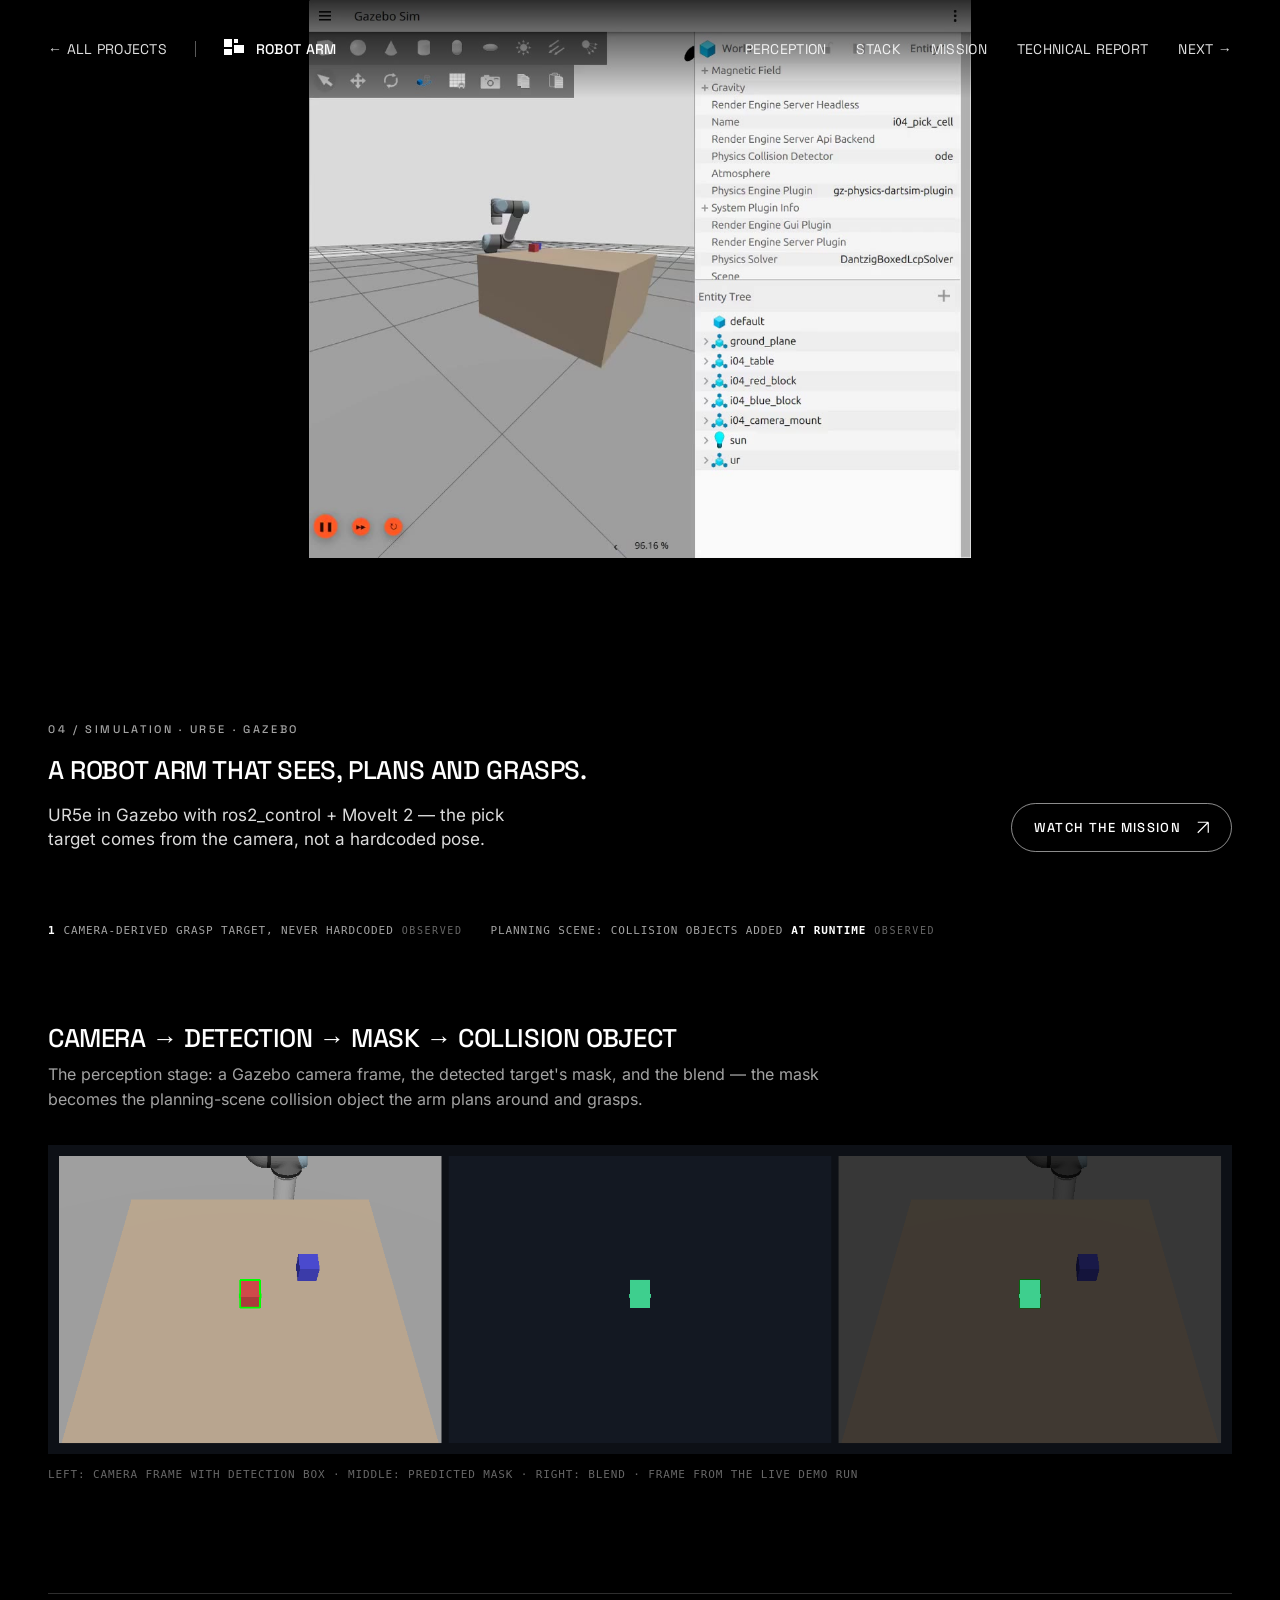
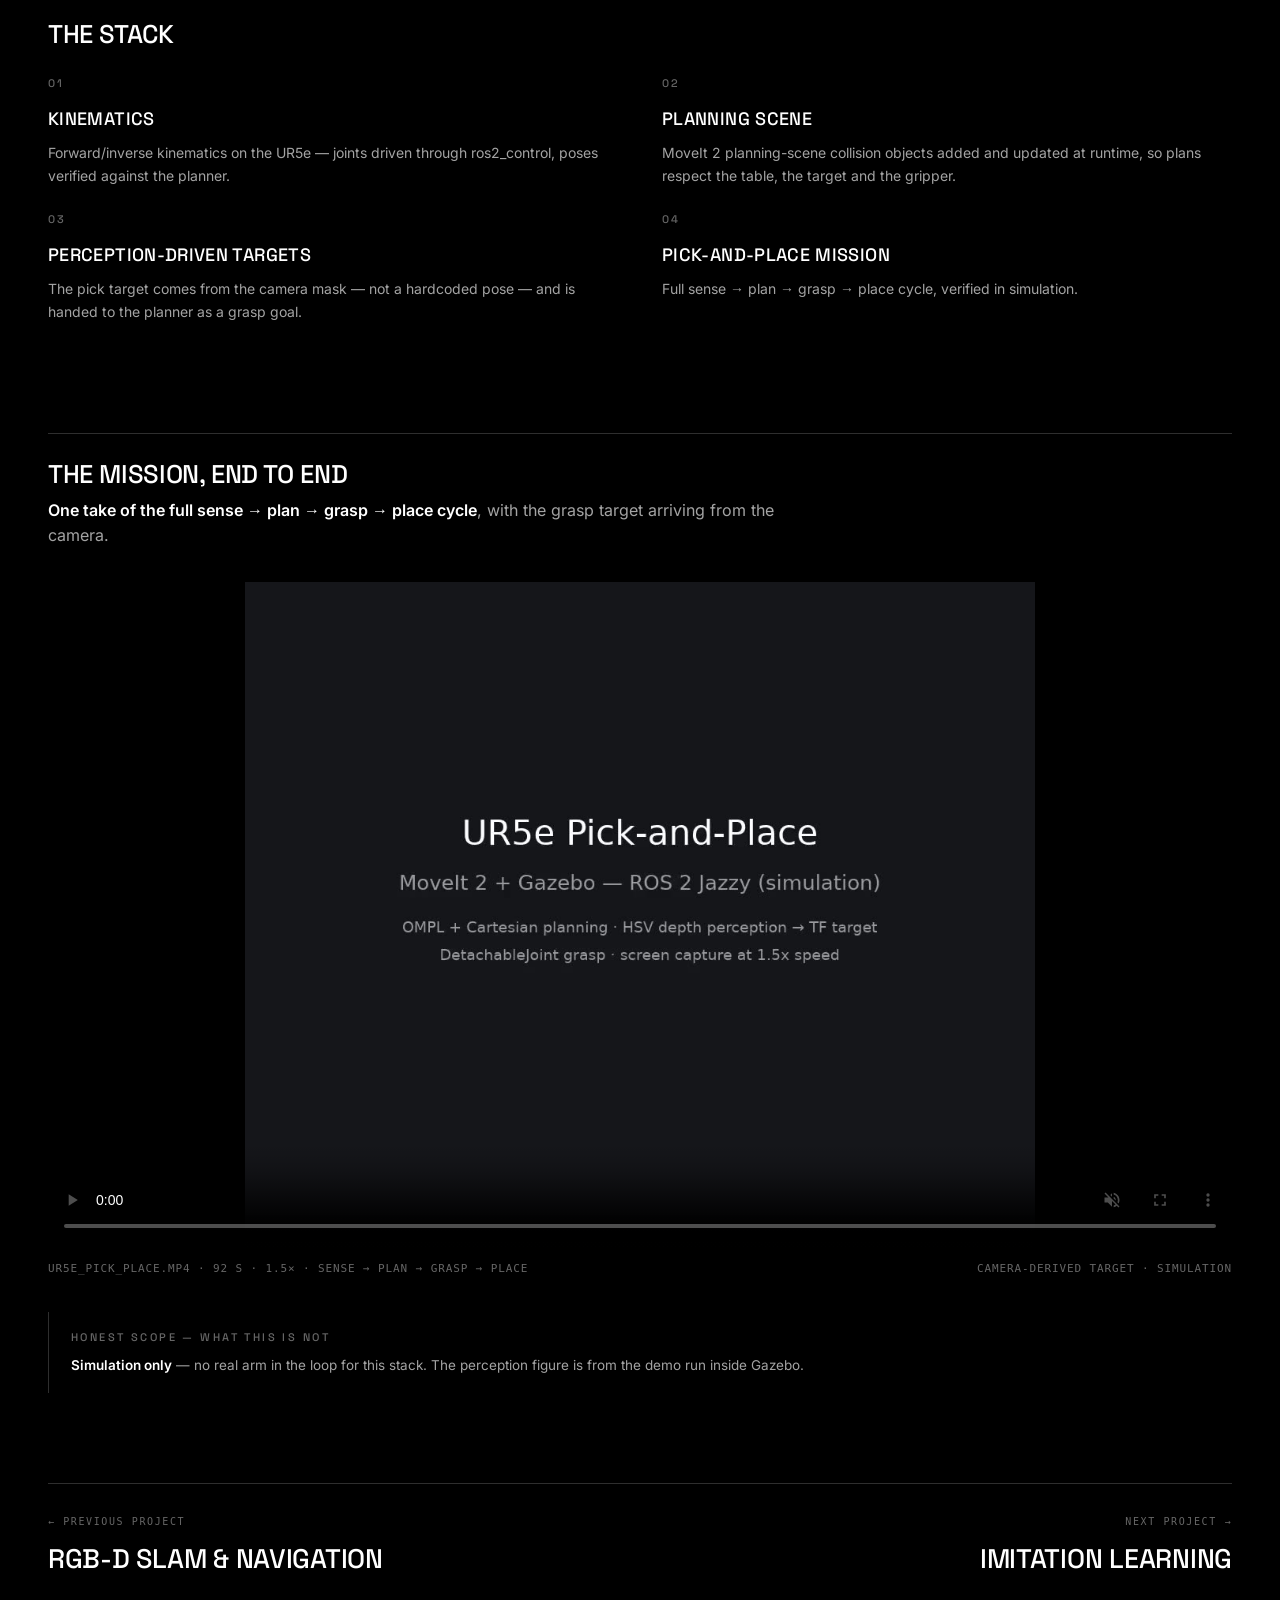
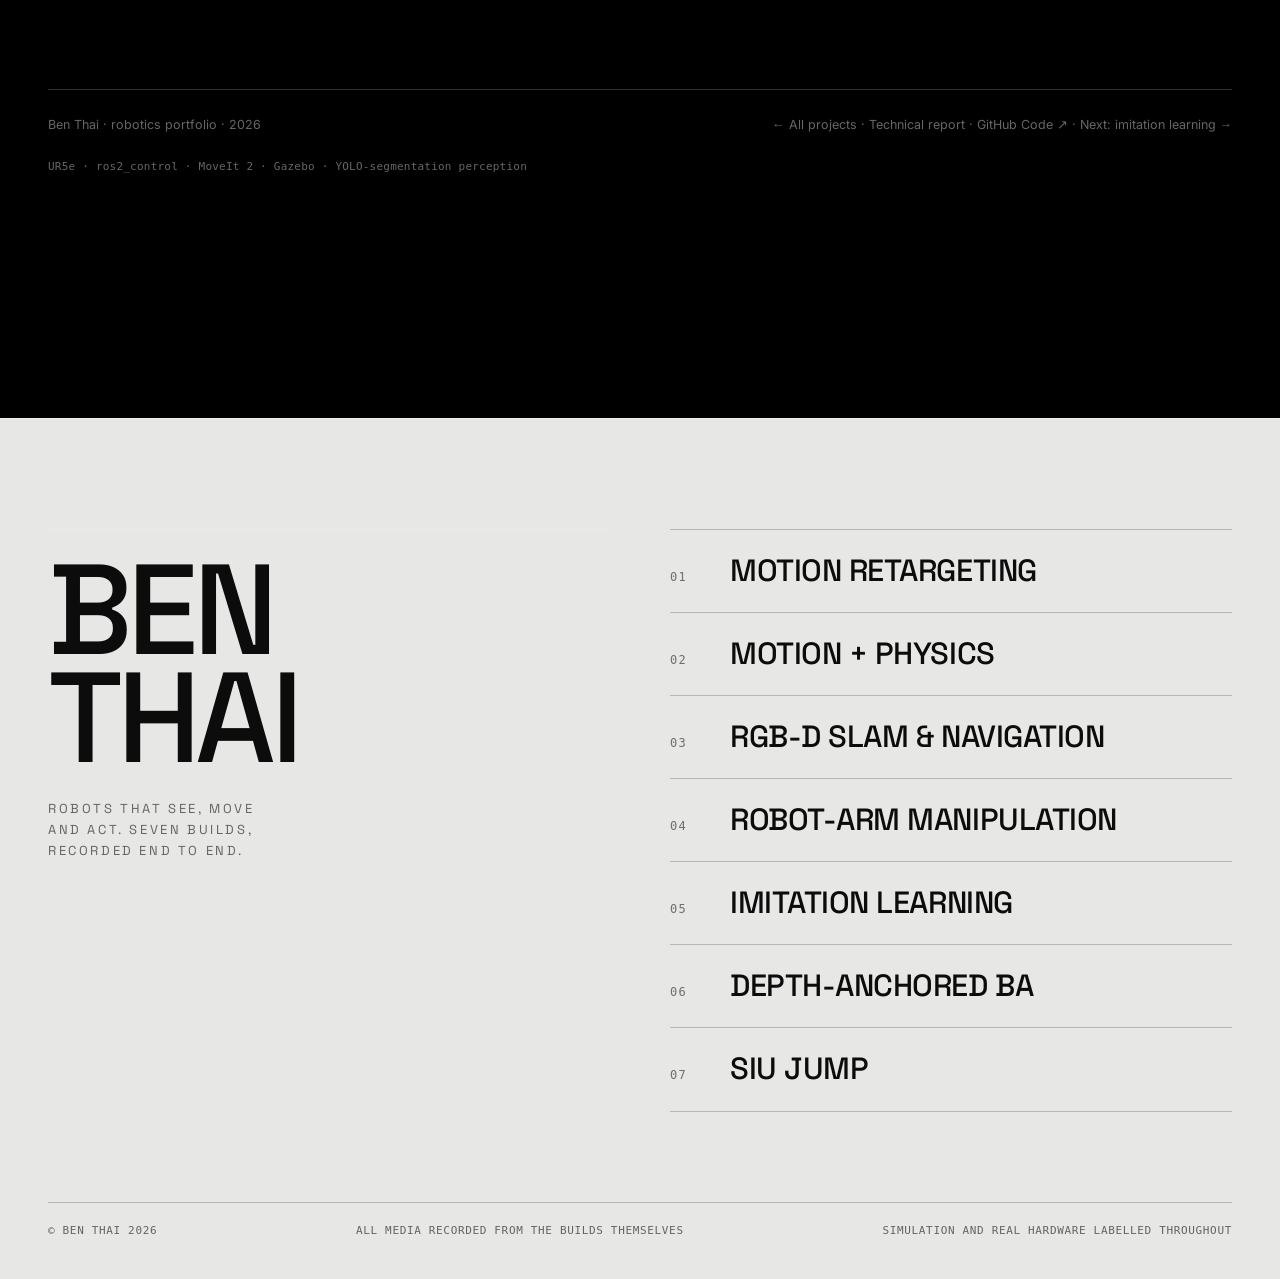
<file: robot-arm/index.html>
<!DOCTYPE html>
<html lang="en">
<head>
<meta charset="utf-8">
<meta name="viewport" content="width=device-width, initial-scale=1">
<title>Ben Thai — Robot Arm · MoveIt 2 Stack</title>
<meta name="description" content="UR5e in Gazebo with ros2_control + MoveIt 2: kinematics, planning-scene collision objects, perception-driven pick-and-place verified in simulation.">
<link rel="icon" href="data:image/svg+xml,%3Csvg xmlns='http://www.w3.org/2000/svg' viewBox='0 0 16 16'%3E%3Crect width='16' height='16' fill='%23000'/%3E%3Crect x='3' y='3' width='5' height='5' fill='%23fff'/%3E%3Crect x='9' y='9' width='4' height='4' fill='%23fff'/%3E%3C/svg%3E">
<link rel="stylesheet" href="../assets/site.css">
</head>
<body>

<nav class="nav" aria-label="Primary">
  <div class="nav__left">
    <a class="nav__back" href="../">← All projects</a>
    <span class="nav__sep"></span>
    <a class="nav__brand" href="../">
      <svg class="nav__mark" viewBox="0 0 20 20" aria-hidden="true"><rect x="0" y="0" width="8" height="8"/><rect x="10" y="0" width="4" height="4"/><rect x="10" y="6" width="10" height="8"/><rect x="0" y="10" width="8" height="6"/></svg>
      Robot arm
    </a>
  </div>
  <div class="nav__links">
    <a href="#perception">Perception</a>
    <a href="#stack">Stack</a>
    <a href="#mission">Mission</a>
    <a href="../reports/04-robot-arm.html">Technical report</a>
    <a href="../imitation-learning/">Next →</a>
  </div>
  <button class="nav__toggle" aria-label="Open menu" aria-expanded="false"><span></span></button>
</nav>
<div class="nav__menu" id="navmenu">
  <a href="../">← All projects</a>
  <a href="#perception">Perception</a>
  <a href="#stack">The stack</a>
  <a href="#mission">The mission</a>
  <a href="../reports/04-robot-arm.html">Technical report</a>
  <a href="../imitation-learning/">Next project →</a>
</div>

<section class="hero hero--stage">
  <div class="hero__media">
    <video muted loop playsinline autoplay preload="metadata" poster="../assets/poster/hero_arm.jpg">
      <source src="../assets/video/hero_arm.mp4" type="video/mp4">
    </video>
  </div>
  <div class="hero__scrim"></div>
  <div class="hero__content">
    <p class="hero__kicker">04 / Simulation · UR5e · Gazebo</p>
    <h1 class="hero__title">A robot arm that sees, plans and grasps.</h1>
    <p class="hero__desc">UR5e in Gazebo with ros2_control + MoveIt 2 — the pick target comes from the camera, not a hardcoded pose.</p>
  </div>
  <a class="hero__cta" href="#mission">Watch the mission
    <svg viewBox="0 0 12 13" fill="none" aria-hidden="true"><path d="M0.75 11.75L11.25 1.25M11.25 1.25H0.75M11.25 1.25V11.75" stroke-width="1.2"/></svg>
  </a>
</section>

<div class="wrap">

<div class="legend">
  <span class="badge"><b>1</b> camera-derived grasp target, never hardcoded <span class="ev">Observed</span></span>
  <span class="badge">planning scene: collision objects added <b>at runtime</b> <span class="ev">Observed</span></span>
</div>

<h2 id="perception" class="first">Camera → detection → mask → collision object</h2>
<p class="lead">The perception stage: a Gazebo camera frame, the detected target's
mask, and the blend — the mask becomes the planning-scene collision object the arm plans around
and grasps.</p>
<figure>
  <img src="../assets/fig/arm_perception.png" alt="Gazebo camera frame with YOLO detection box, colorized mask, blended overlay">
  <figcaption>left: camera frame with detection box · middle: predicted mask · right: blend ·
  frame from the live demo run</figcaption>
</figure>

<h2 id="stack">The stack</h2>
<div class="grid2">
  <div class="card"><div class="n">01</div><h3>Kinematics</h3>
    <p>Forward/inverse kinematics on the UR5e — joints driven through ros2_control, poses verified
    against the planner.</p></div>
  <div class="card"><div class="n">02</div><h3>Planning scene</h3>
    <p>MoveIt 2 planning-scene collision objects added and updated at runtime, so plans respect
    the table, the target and the gripper.</p></div>
  <div class="card"><div class="n">03</div><h3>Perception-driven targets</h3>
    <p>The pick target comes from the camera mask — not a hardcoded pose — and is handed to the
    planner as a grasp goal.</p></div>
  <div class="card"><div class="n">04</div><h3>Pick-and-place mission</h3>
    <p>Full sense → plan → grasp → place cycle, verified in simulation.</p></div>
</div>

<h2 id="mission">The mission, end to end</h2>
<p class="lead"><strong>One take of the full sense → plan → grasp → place cycle</strong>, with the grasp target arriving from the camera.</p>
<div class="video-card">
  <video autoplay muted playsinline loop controls preload="none" poster="../assets/poster/ur5e_pick_place.jpg">
    <source src="../assets/video/ur5e_pick_place.mp4" type="video/mp4">
  </video>
  <div class="cap"><span>ur5e_pick_place.mp4 · 92 s · 1.5× · sense → plan → grasp → place</span>
    <span>camera-derived target · simulation</span></div>
</div>

<div class="scope">
  <h3>Honest scope — what this is NOT</h3>
  <p><strong>Simulation only</strong> — no real arm in the loop for this stack. The perception
  figure is from the demo run inside Gazebo.</p>
</div>

<div class="pager">
  <a href="../mobile-robot/"><small>← Previous project</small>RGB-D SLAM &amp; navigation</a>
  <a href="../imitation-learning/"><small>Next project →</small>Imitation learning</a>
</div>

<footer>
  <div class="cols">
    <div>Ben Thai · robotics portfolio · 2026</div>
    <div><a href="../">← All projects</a> · <a href="../reports/04-robot-arm.html">Technical report</a> · <a href="https://github.com/BenThaii/ur5e-moveit-manipulation">GitHub Code ↗</a> · <a href="../imitation-learning/">Next: imitation learning →</a></div>
  </div>
  <p class="fine">UR5e · ros2_control · MoveIt 2 · Gazebo · YOLO-segmentation perception</p>
</footer>

</div>

<footer class="index" id="index">
  <div class="index__inner">
    <div>
      <h2 class="index__word">Ben<br>Thai</h2>
      <p class="index__tag">Robots that see, move and act. Seven builds, recorded end to end.</p>
    </div>
    <ol class="index__list">
      <li><a href="../motion-retargeting/"><span class="num">01</span> Motion retargeting</a></li>
      <li><a href="../motion-physics/"><span class="num">02</span> Motion + physics</a></li>
      <li><a href="../mobile-robot/"><span class="num">03</span> RGB-D SLAM &amp; navigation</a></li>
      <li><a href="../robot-arm/"><span class="num">04</span> Robot-arm manipulation</a></li>
      <li><a href="../imitation-learning/"><span class="num">05</span> Imitation learning</a></li>
      <li><a href="../depth-anchor/"><span class="num">06</span> Depth-anchored BA</a></li>
      <li><a href="../siu-jump/"><span class="num">07</span> SIU jump</a></li>
    </ol>
  </div>
  <div class="index__foot">
    <span>© Ben Thai 2026</span>
    <span>All media recorded from the builds themselves</span>
    <span>Simulation and real hardware labelled throughout</span>
  </div>
</footer>

<script src="../assets/site.js"></script>
</body>
</html>
</file>
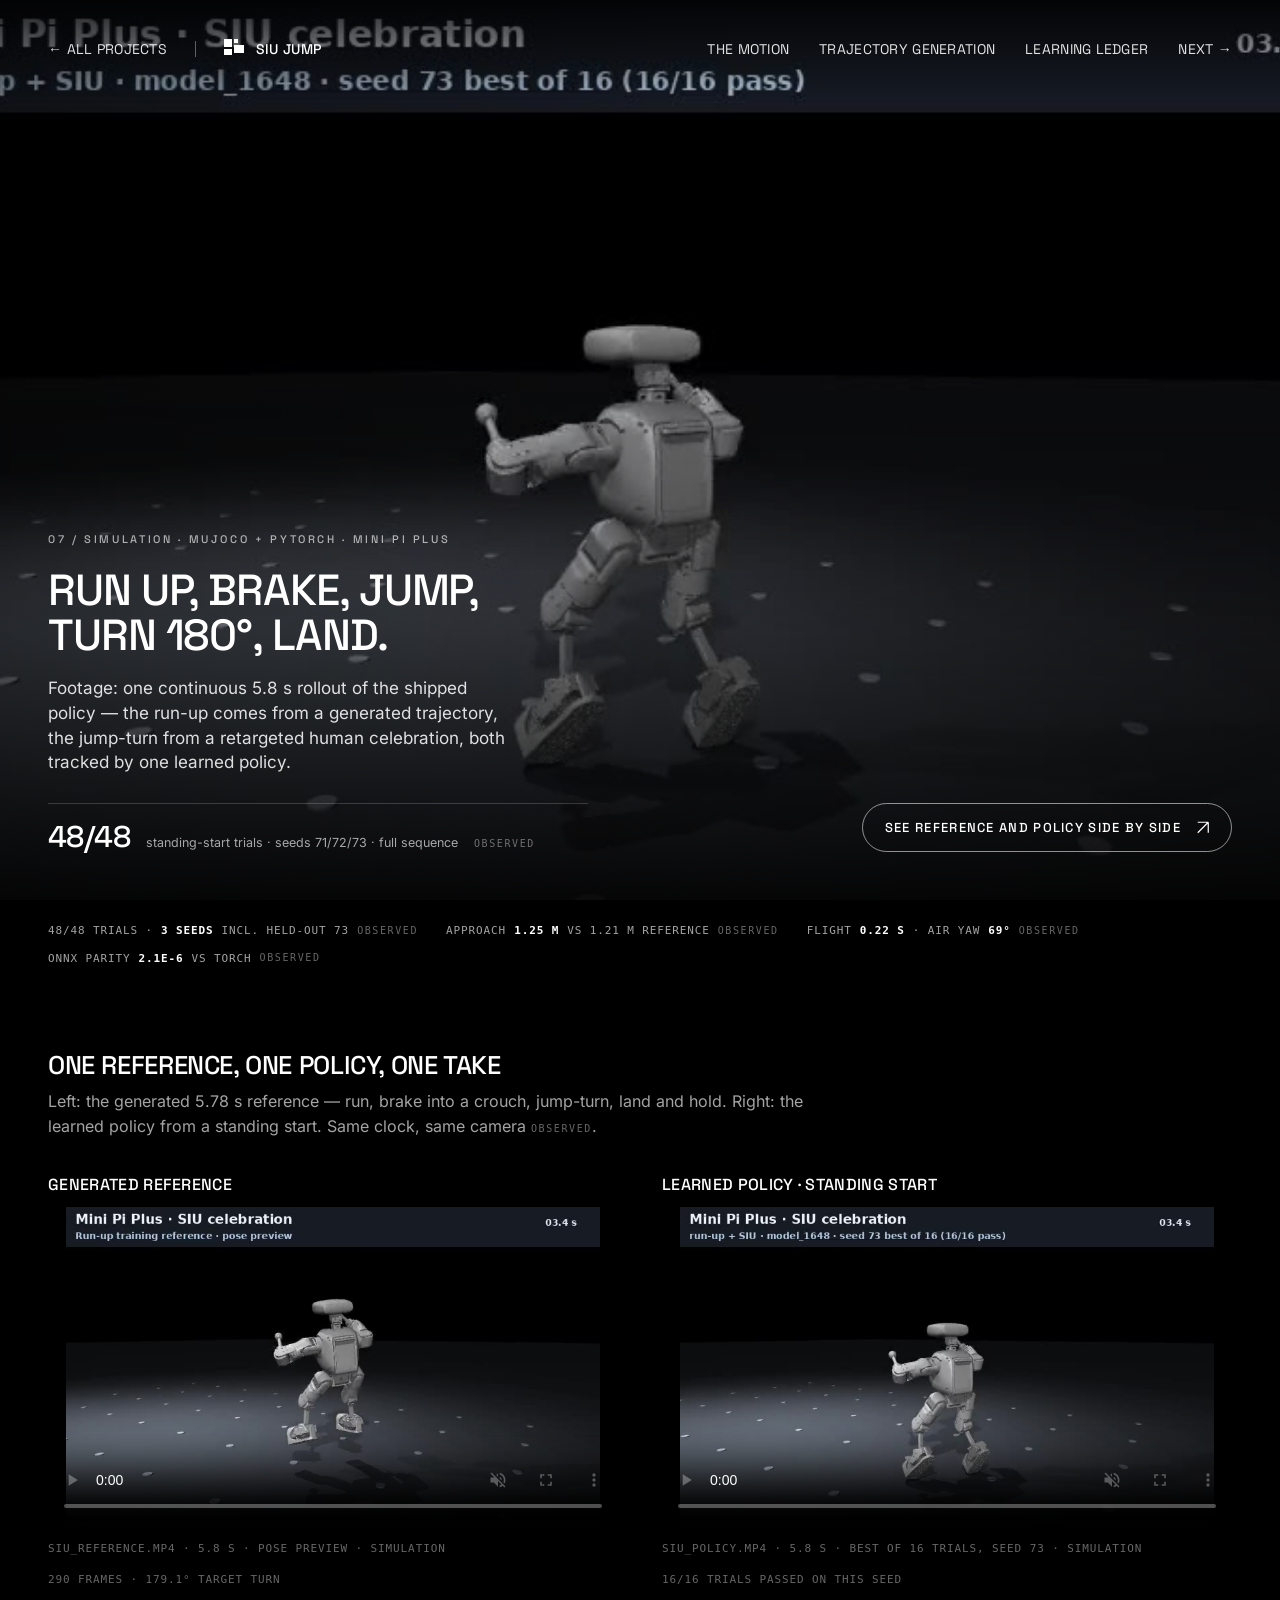
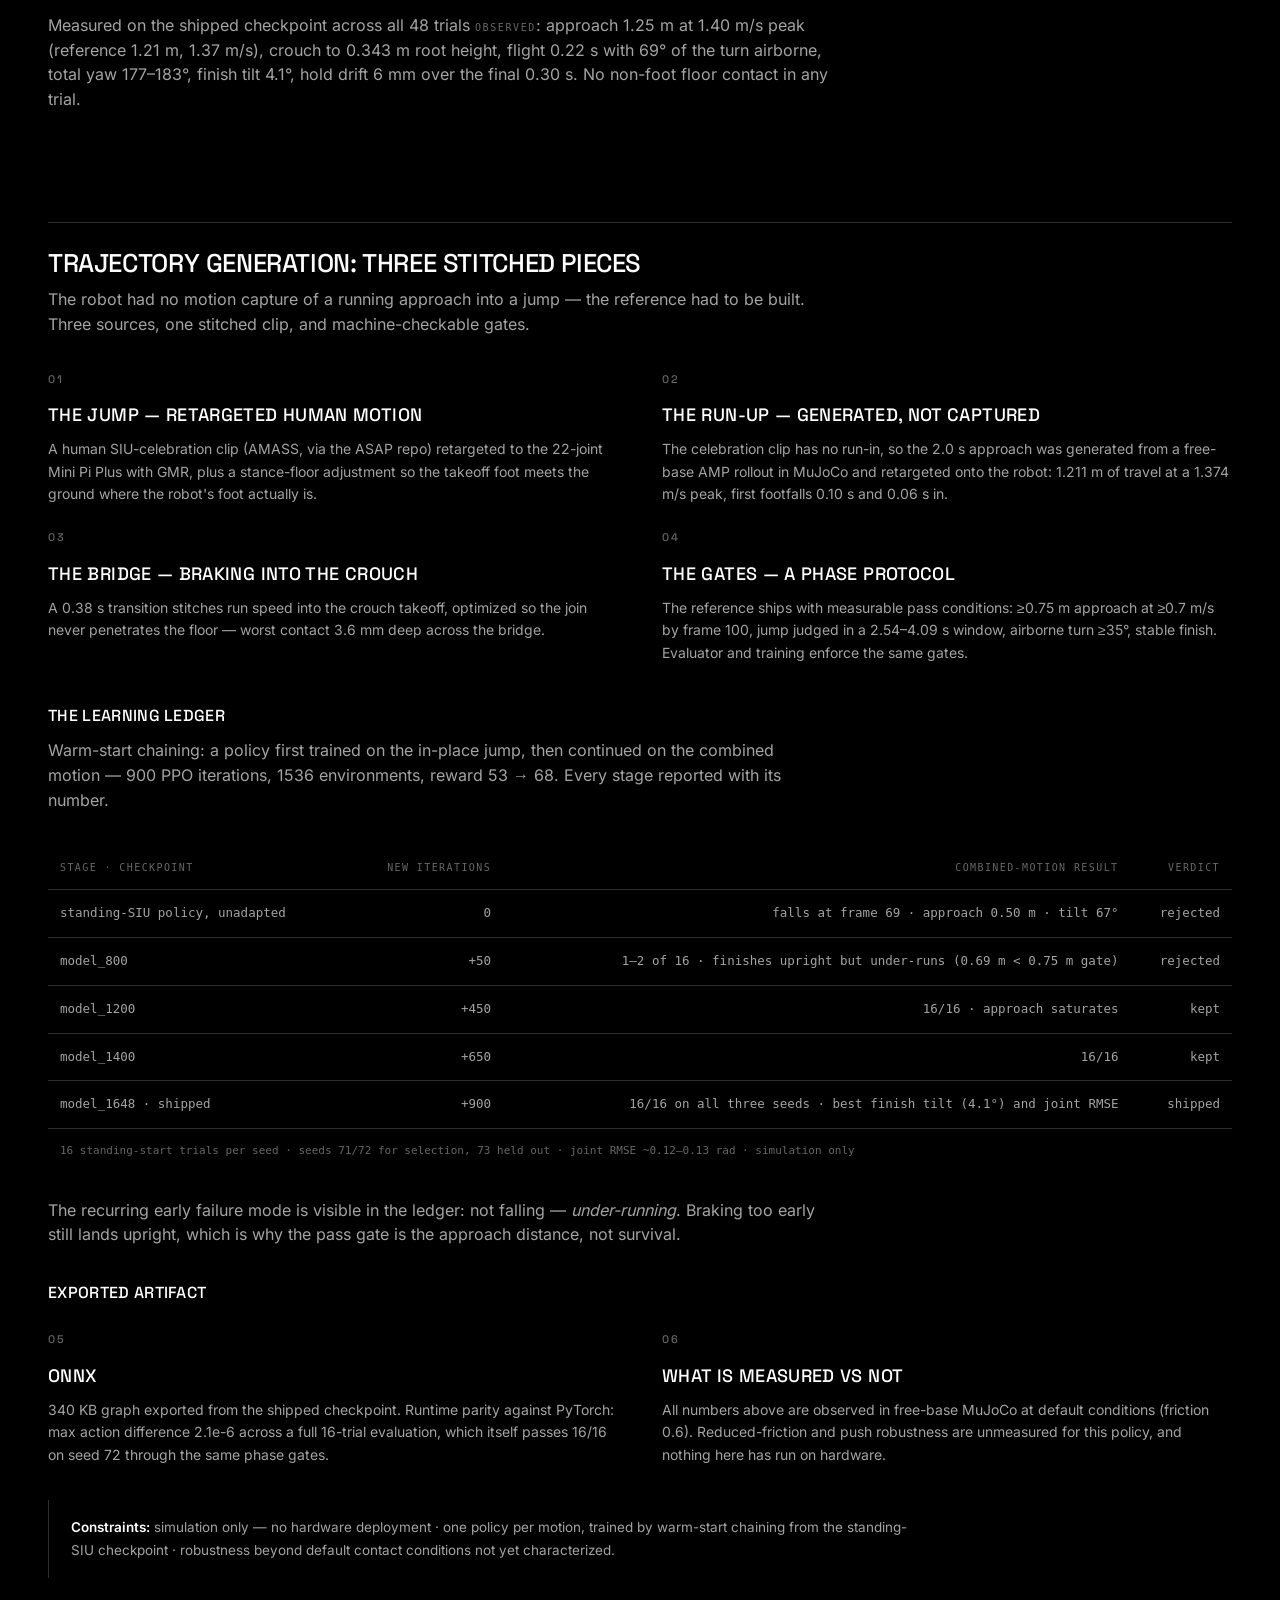
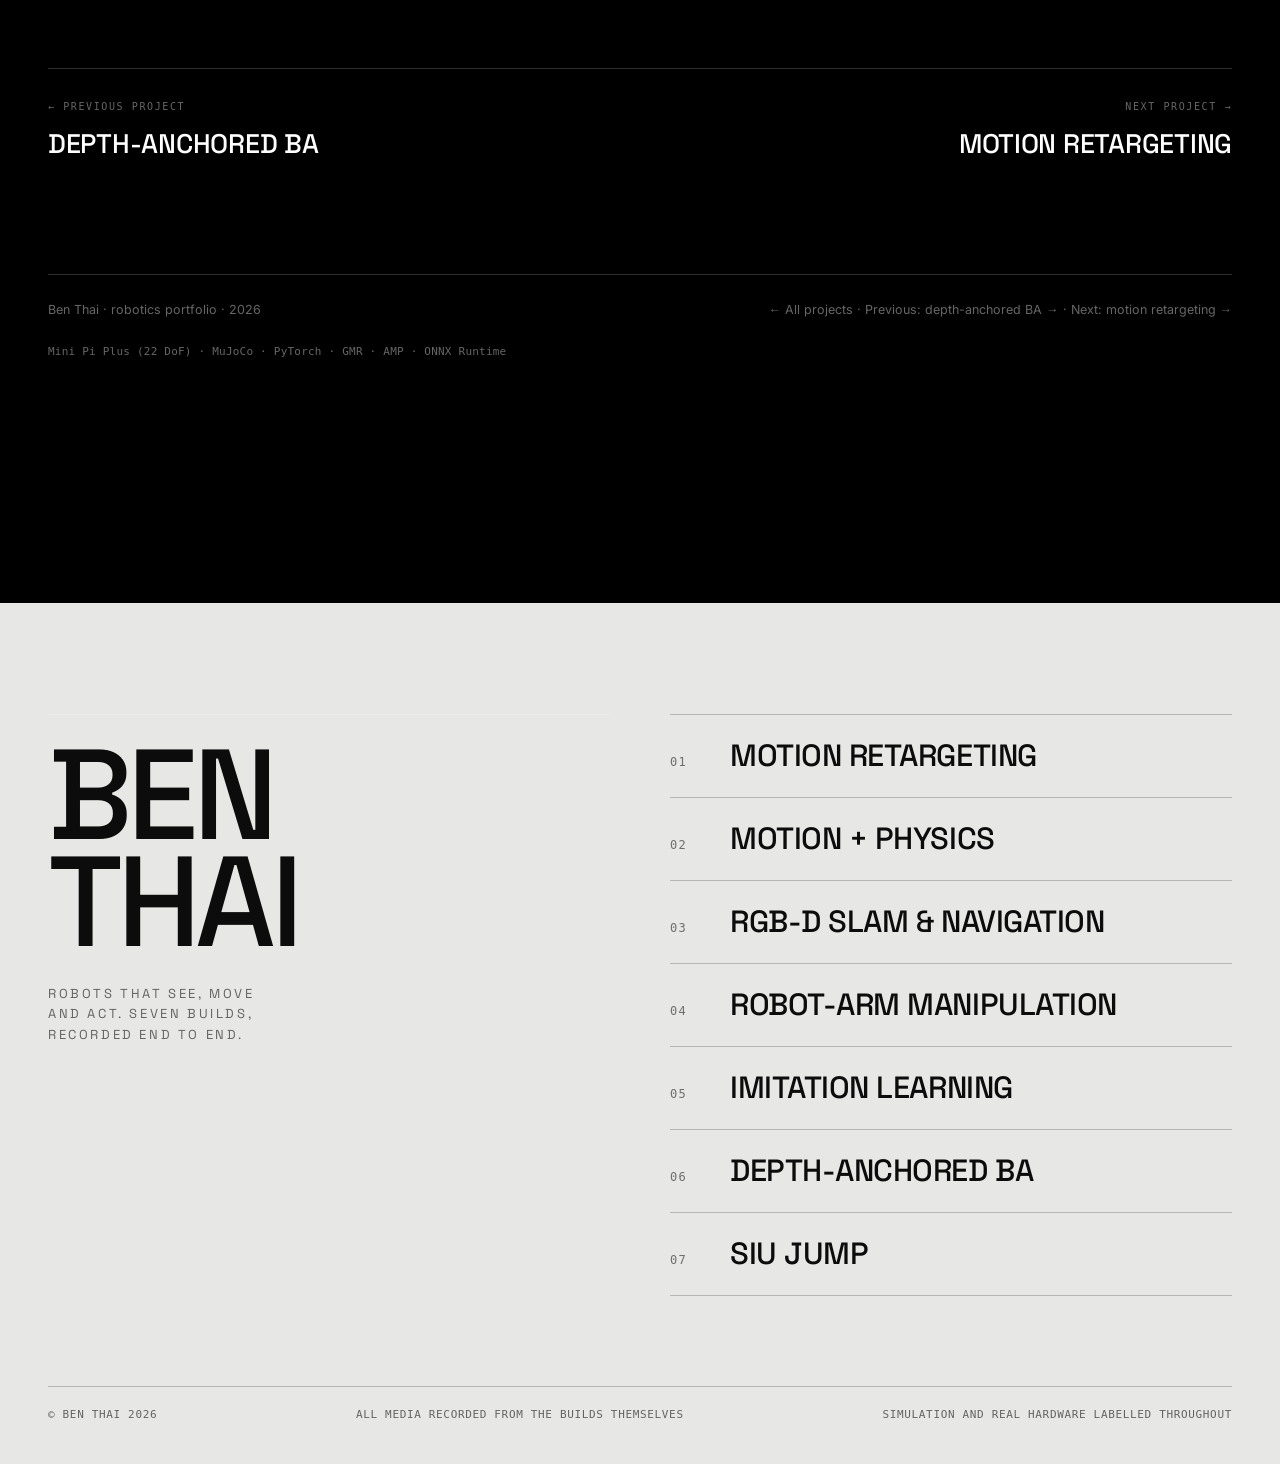
<file: siu-jump/index.html>
<!DOCTYPE html>
<html lang="en">
<head>
<meta charset="utf-8">
<meta name="viewport" content="width=device-width, initial-scale=1">
<title>Ben Thai — SIU Jump · Run-up, brake, jump-turn, land on Mini Pi Plus</title>
<meta name="description" content="One continuous rollout on a 22-DoF humanoid: a generated 1.2 m run-up stitched to a retargeted human SIU jump-turn, tracked by a single warm-started PPO policy — 48/48 standing-start trials, ONNX-exported. Simulation only.">
<link rel="icon" href="data:image/svg+xml,%3Csvg xmlns='http://www.w3.org/2000/svg' viewBox='0 0 16 16'%3E%3Crect width='16' height='16' fill='%23000'/%3E%3Crect x='3' y='3' width='5' height='5' fill='%23fff'/%3E%3Crect x='9' y='9' width='4' height='4' fill='%23fff'/%3E%3C/svg%3E">
<link rel="stylesheet" href="../assets/site.css">
</head>
<body>

<nav class="nav" aria-label="Primary">
  <div class="nav__left">
    <a class="nav__back" href="../">← All projects</a>
    <span class="nav__sep"></span>
    <a class="nav__brand" href="../">
      <svg class="nav__mark" viewBox="0 0 20 20" aria-hidden="true"><rect x="0" y="0" width="8" height="8"/><rect x="10" y="0" width="4" height="4"/><rect x="10" y="6" width="10" height="8"/><rect x="0" y="10" width="8" height="6"/></svg>
      SIU jump
    </a>
  </div>
  <div class="nav__links">
    <a href="#motion">The motion</a>
    <a href="#generation">Trajectory generation</a>
    <a href="#ledger">Learning ledger</a>
    <a href="../motion-retargeting/">Next →</a>
  </div>
  <button class="nav__toggle" aria-label="Open menu" aria-expanded="false"><span></span></button>
</nav>
<div class="nav__menu" id="navmenu">
  <a href="../">← All projects</a>
  <a href="#motion">The motion</a>
  <a href="#generation">Trajectory generation</a>
  <a href="#ledger">Learning ledger</a>
  <a href="../motion-retargeting/">Next project →</a>
</div>

<section class="hero hero--open">
  <div class="hero__media">
    <video muted loop playsinline autoplay preload="metadata" poster="../assets/poster/siu_policy.jpg">
      <source src="../assets/video/siu_policy.mp4" type="video/mp4">
    </video>
  </div>
  <div class="hero__scrim"></div>
  <div class="hero__content">
    <p class="hero__kicker">07 / Simulation · MuJoCo + PyTorch · Mini Pi Plus</p>
    <h1 class="hero__title">Run up, brake, jump, turn 180°, land.</h1>
    <p class="hero__desc">Footage: one continuous 5.8 s rollout of the shipped policy —
    the run-up comes from a generated trajectory, the jump-turn from a retargeted human
    celebration, both tracked by one learned policy.</p>
    <div class="hero__result">
      <span class="n">48/48</span>
      <span class="l">standing-start trials · seeds 71/72/73 · full sequence</span>
      <span class="e">Observed</span>
    </div>
  </div>
  <a class="hero__cta" href="#motion">See reference and policy side by side
    <svg viewBox="0 0 12 13" fill="none" aria-hidden="true"><path d="M0.75 11.75L11.25 1.25M11.25 1.25H0.75M11.25 1.25V11.75" stroke-width="1.2"/></svg>
  </a>
</section>

<div class="wrap">

<div class="legend">
  <span class="badge">48/48 trials · <b>3 seeds</b> incl. held-out 73 <span class="ev">Observed</span></span>
  <span class="badge">approach <b>1.25 m</b> vs 1.21 m reference <span class="ev">Observed</span></span>
  <span class="badge">flight <b>0.22 s</b> · air yaw <b>69°</b> <span class="ev">Observed</span></span>
  <span class="badge">ONNX parity <b>2.1e-6</b> vs torch <span class="ev">Observed</span></span>
</div>

<h2 id="motion" class="first">One reference, one policy, one take</h2>
<p class="lead">Left: the generated 5.78 s reference — run, brake into a crouch, jump-turn,
land and hold. Right: the learned policy from a standing start. Same clock, same camera
<span class="ev">Observed</span>.</p>
<div class="grid2">
  <div>
    <h3>Generated reference</h3>
    <div class="video-card">
      <video controls muted playsinline loop preload="metadata" poster="../assets/poster/siu_reference.jpg">
        <source src="../assets/video/siu_reference.mp4" type="video/mp4">
      </video>
      <div class="cap"><span>siu_reference.mp4 · 5.8 s · pose preview · simulation</span>
        <span>290 frames · 179.1° target turn</span></div>
    </div>
  </div>
  <div>
    <h3>Learned policy · standing start</h3>
    <div class="video-card">
      <video controls muted playsinline loop preload="metadata" poster="../assets/poster/siu_policy.jpg">
        <source src="../assets/video/siu_policy.mp4" type="video/mp4">
      </video>
      <div class="cap"><span>siu_policy.mp4 · 5.8 s · best of 16 trials, seed 73 · simulation</span>
        <span>16/16 trials passed on this seed</span></div>
    </div>
  </div>
</div>

<p class="lead" style="margin-top:24px">Measured on the shipped checkpoint across all 48 trials
<span class="ev">Observed</span>: approach 1.25 m at 1.40 m/s peak (reference 1.21 m, 1.37 m/s),
crouch to 0.343 m root height, flight 0.22 s with 69° of the turn airborne, total yaw 177–183°,
finish tilt 4.1°, hold drift 6 mm over the final 0.30 s. No non-foot floor contact in any trial.</p>

<h2 id="generation">Trajectory generation: three stitched pieces</h2>
<p class="lead">The robot had no motion capture of a running approach into a jump — the reference
had to be built. Three sources, one stitched clip, and machine-checkable gates.</p>
<div class="grid2">
  <div class="card"><div class="n">01</div><h3>The jump — retargeted human motion</h3>
    <p>A human SIU-celebration clip (AMASS, via the ASAP repo) retargeted to the 22-joint
    Mini Pi Plus with GMR, plus a stance-floor adjustment so the takeoff foot meets the
    ground where the robot's foot actually is.</p></div>
  <div class="card"><div class="n">02</div><h3>The run-up — generated, not captured</h3>
    <p>The celebration clip has no run-in, so the 2.0 s approach was generated from a
    free-base AMP rollout in MuJoCo and retargeted onto the robot: 1.211 m of travel at a
    1.374 m/s peak, first footfalls 0.10 s and 0.06 s in.</p></div>
  <div class="card"><div class="n">03</div><h3>The bridge — braking into the crouch</h3>
    <p>A 0.38 s transition stitches run speed into the crouch takeoff, optimized so the
    join never penetrates the floor — worst contact 3.6 mm deep across the bridge.</p></div>
  <div class="card"><div class="n">04</div><h3>The gates — a phase protocol</h3>
    <p>The reference ships with measurable pass conditions: ≥0.75 m approach at ≥0.7 m/s
    by frame 100, jump judged in a 2.54–4.09 s window, airborne turn ≥35°, stable finish.
    Evaluator and training enforce the same gates.</p></div>
</div>

<h3 id="ledger" style="margin-top:40px">The learning ledger</h3>
<p class="lead">Warm-start chaining: a policy first trained on the in-place jump, then continued
on the combined motion — 900 PPO iterations, 1536 environments, reward 53 → 68. Every stage
reported with its number.</p>
<div class="tablewrap">
  <table>
    <thead><tr><th>stage · checkpoint</th><th>new iterations</th><th>combined-motion result</th><th>verdict</th></tr></thead>
    <tbody>
      <tr><td>standing-SIU policy, unadapted</td><td>0</td><td>falls at frame 69 · approach 0.50 m · tilt 67°</td><td>rejected</td></tr>
      <tr><td>model_800</td><td>+50</td><td>1–2 of 16 · finishes upright but under-runs (0.69 m &lt; 0.75 m gate)</td><td>rejected</td></tr>
      <tr><td>model_1200</td><td>+450</td><td>16/16 · approach saturates</td><td>kept</td></tr>
      <tr><td>model_1400</td><td>+650</td><td>16/16</td><td>kept</td></tr>
      <tr><td>model_1648 · shipped</td><td>+900</td><td>16/16 on all three seeds · best finish tilt (4.1°) and joint RMSE</td><td>shipped</td></tr>
    </tbody>
    <tfoot><tr><td colspan="4">16 standing-start trials per seed · seeds 71/72 for selection, 73 held out · joint RMSE ~0.12–0.13 rad · simulation only</td></tr></tfoot>
  </table>
</div>

<p class="lead" style="margin-top:24px">The recurring early failure mode is visible in the
ledger: not falling — <em>under-running</em>. Braking too early still lands upright, which is
why the pass gate is the approach distance, not survival.</p>

<h3 id="export">Exported artifact</h3>
<div class="grid2">
  <div class="card"><div class="n">05</div><h3>ONNX</h3>
    <p>340 KB graph exported from the shipped checkpoint. Runtime parity against PyTorch:
    max action difference 2.1e-6 across a full 16-trial evaluation, which itself passes
    16/16 on seed 72 through the same phase gates.</p></div>
  <div class="card"><div class="n">06</div><h3>What is measured vs not</h3>
    <p>All numbers above are observed in free-base MuJoCo at default conditions
    (friction 0.6). Reduced-friction and push robustness are unmeasured for this policy,
    and nothing here has run on hardware.</p></div>
</div>

<div class="caution"><strong>Constraints:</strong> simulation only — no hardware deployment ·
one policy per motion, trained by warm-start chaining from the standing-SIU checkpoint ·
robustness beyond default contact conditions not yet characterized.</div>

<div class="pager">
  <a href="../depth-anchor/"><small>← Previous project</small>Depth-anchored BA</a>
  <a href="../motion-retargeting/"><small>Next project →</small>Motion retargeting</a>
</div>

<footer>
  <div class="cols">
    <div>Ben Thai · robotics portfolio · 2026</div>
    <div><a href="../">← All projects</a> · <a href="../depth-anchor/">Previous: depth-anchored BA →</a> · <a href="../motion-retargeting/">Next: motion retargeting →</a></div>
  </div>
  <p class="fine">Mini Pi Plus (22 DoF) · MuJoCo · PyTorch · GMR · AMP · ONNX Runtime</p>
</footer>

</div>

<footer class="index" id="index">
  <div class="index__inner">
    <div>
      <h2 class="index__word">Ben<br>Thai</h2>
      <p class="index__tag">Robots that see, move and act. Seven builds, recorded end to end.</p>
    </div>
    <ol class="index__list">
      <li><a href="../motion-retargeting/"><span class="num">01</span> Motion retargeting</a></li>
      <li><a href="../motion-physics/"><span class="num">02</span> Motion + physics</a></li>
      <li><a href="../mobile-robot/"><span class="num">03</span> RGB-D SLAM &amp; navigation</a></li>
      <li><a href="../robot-arm/"><span class="num">04</span> Robot-arm manipulation</a></li>
      <li><a href="../imitation-learning/"><span class="num">05</span> Imitation learning</a></li>
      <li><a href="../depth-anchor/"><span class="num">06</span> Depth-anchored BA</a></li>
      <li><a href="../siu-jump/"><span class="num">07</span> SIU jump</a></li>
    </ol>
  </div>
  <div class="index__foot">
    <span>© Ben Thai 2026</span>
    <span>All media recorded from the builds themselves</span>
    <span>Simulation and real hardware labelled throughout</span>
  </div>
</footer>

<script src="../assets/site.js"></script>
</body>
</html>
</file>
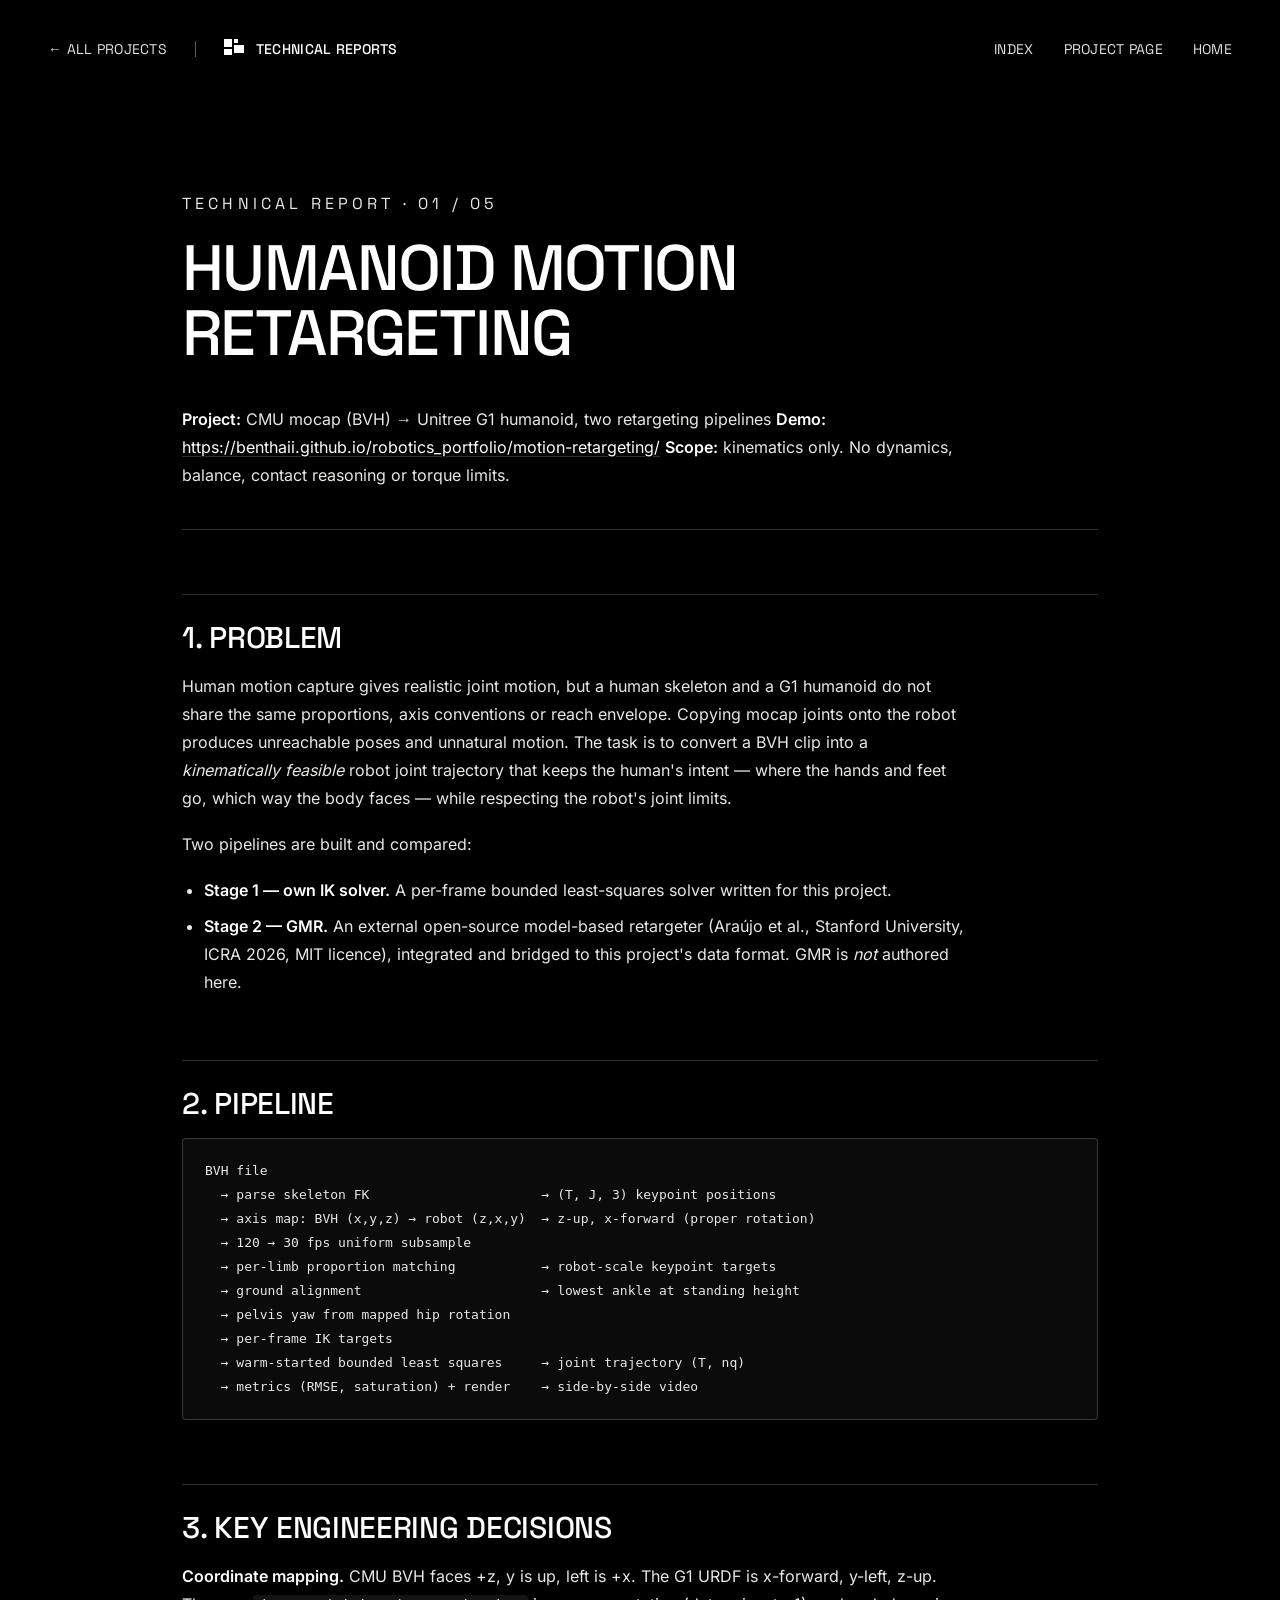
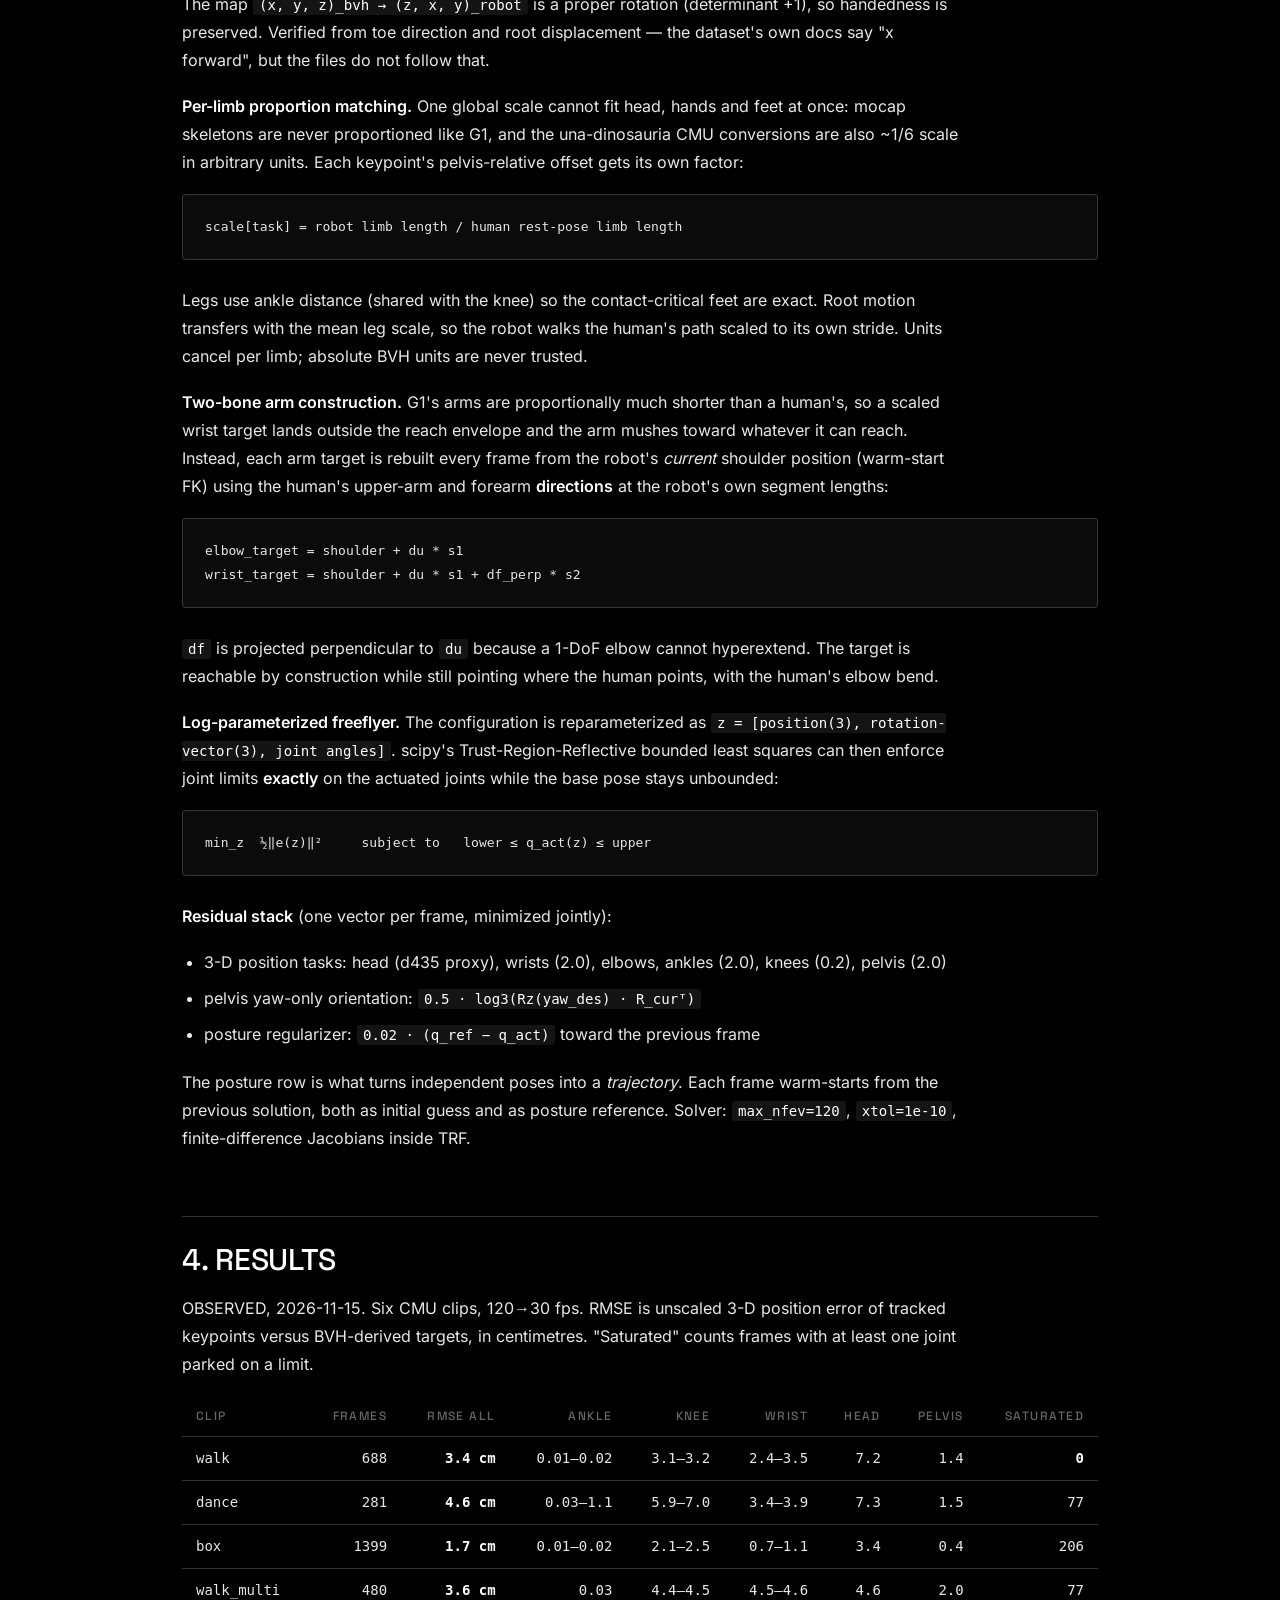
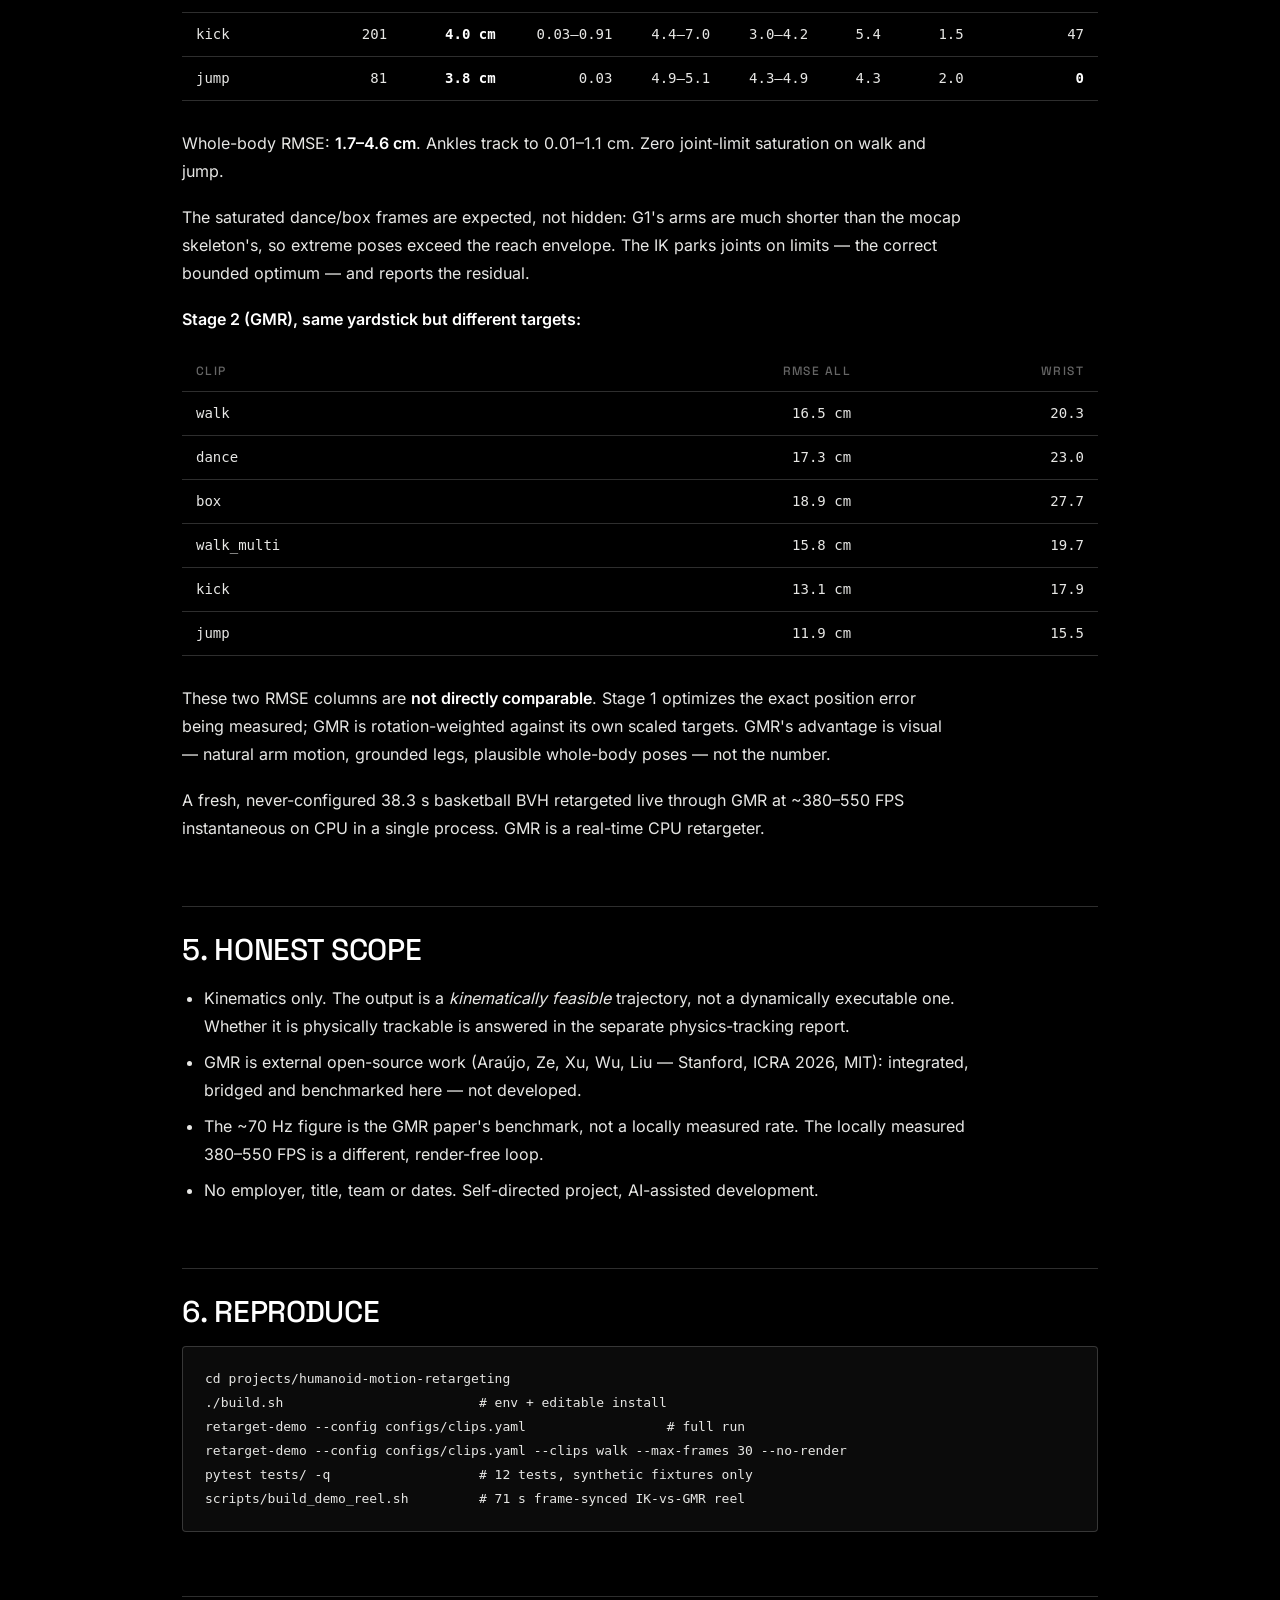
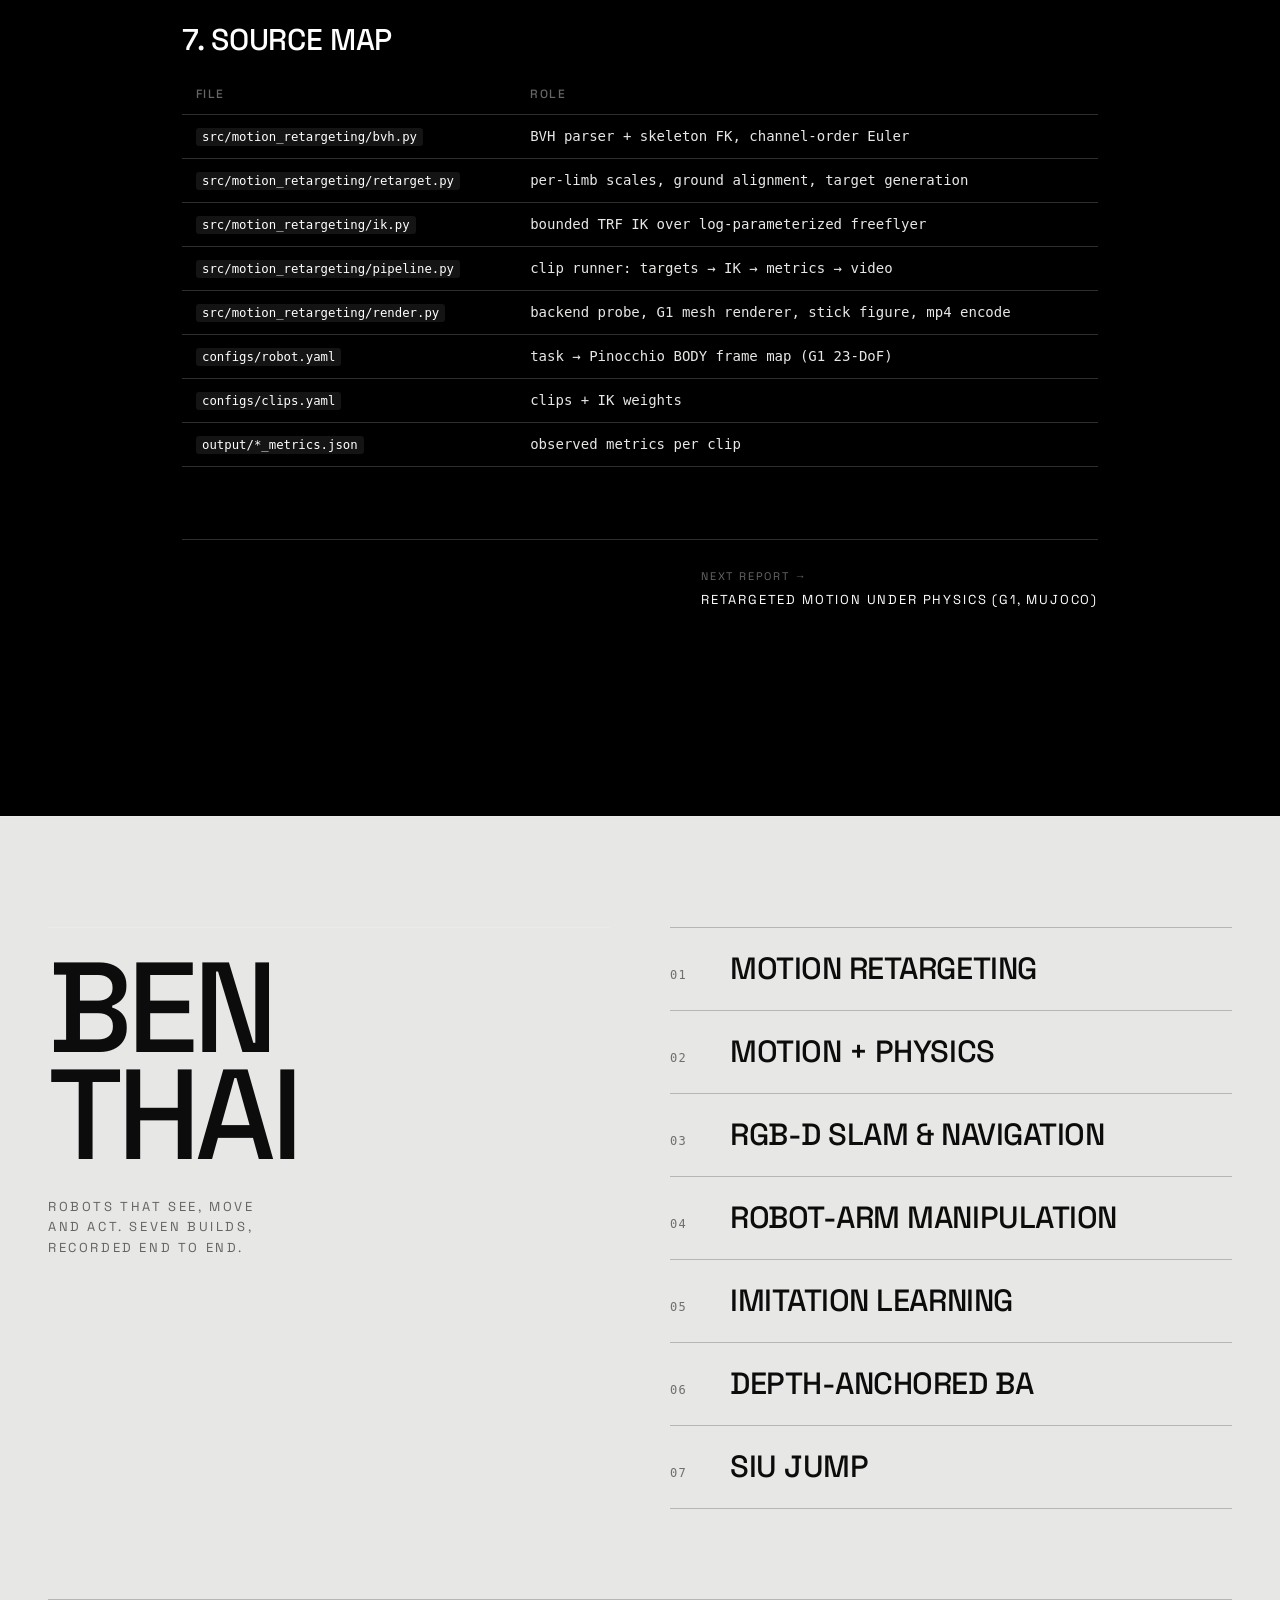
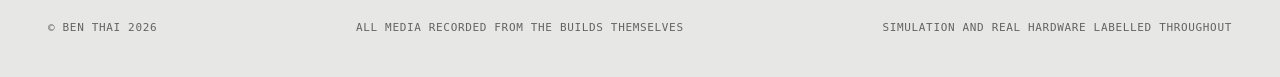
<file: reports/01-motion-retargeting.html>
<!DOCTYPE html>
<html lang="en">
<head>
<meta charset="utf-8">
<meta name="viewport" content="width=device-width, initial-scale=1">
<title>Ben Thai — Humanoid motion retargeting · Technical report</title>
<meta name="description" content="Technical report: Humanoid motion retargeting.">
<link rel="icon" href="data:image/svg+xml,%3Csvg xmlns='http://www.w3.org/2000/svg' viewBox='0 0 16 16'%3E%3Crect width='16' height='16' fill='%23000'/%3E%3Crect x='3' y='3' width='5' height='5' fill='%23fff'/%3E%3Crect x='9' y='9' width='4' height='4' fill='%23fff'/%3E%3C/svg%3E">
<link rel="stylesheet" href="../assets/site.css">
<style>
.report{position:relative;z-index:1;max-width:980px;margin:0 auto;
  padding:190px 32px 96px;color:var(--paper)}
.report__kicker,.report__eyebrow{font-family:var(--display);font-size:12px;
  letter-spacing:.26em;text-transform:uppercase;color:var(--faint);margin:0 0 18px}
.report h1{font-family:var(--display);font-size:clamp(34px,5.4vw,64px);
  line-height:1.02;letter-spacing:-.025em;font-weight:500;margin:0 0 38px;
  color:var(--white);max-width:18ch}
.report h2{font-family:var(--display);font-size:clamp(22px,2.6vw,30px);
  font-weight:500;letter-spacing:-.01em;margin:64px 0 18px;padding-top:26px;
  border-top:1px solid var(--rule);color:var(--white)}
.report h3{font-family:var(--display);font-size:19px;font-weight:500;margin:32px 0 12px}
.report p,.report li{font-size:16px;line-height:1.75;color:var(--paper);max-width:78ch}
.report p{margin:0 0 18px}
.report ul,.report ol{padding-left:22px;margin:0 0 20px}
.report li{margin:0 0 8px}
.report a{text-decoration:underline;text-underline-offset:3px;
  text-decoration-color:var(--rule);color:var(--white)}
.report a:hover{text-decoration-color:var(--white)}
.report strong{color:var(--white);font-weight:600}
.report hr{border:0;border-top:1px solid var(--rule);margin:40px 0}
.report code{font-family:var(--mono);font-size:.88em;color:var(--white);
  background:rgba(255,255,255,.08);padding:2px 6px;border-radius:3px}
.report pre{background:#0b0b0b;border:1px solid var(--rule);border-radius:4px;
  padding:20px 22px;overflow-x:auto;margin:0 0 26px}
.report pre code{background:none;padding:0;font-size:13px;line-height:1.65;color:var(--paper)}
.report table{border-collapse:collapse;width:100%;margin:0 0 28px;font-size:14px}
.report th,.report td{text-align:left;padding:11px 14px;
  border-bottom:1px solid var(--rule);vertical-align:top}
.report th{font-family:var(--display);font-size:12px;letter-spacing:.12em;
  text-transform:uppercase;color:var(--faint);font-weight:500;white-space:nowrap}
.report td{color:var(--paper)}
.report tbody tr:hover{background:rgba(255,255,255,.03)}
.report__pager{display:flex;justify-content:space-between;gap:24px;
  border-top:1px solid var(--rule);padding:28px 0 0;margin-top:72px}
.report__pager a{font-family:var(--display);font-size:13px;letter-spacing:.14em;
  text-transform:uppercase;text-decoration:none}
.report__pager small{display:block;color:var(--faint);font-size:11px;margin-bottom:6px}
@media(max-width:720px){
  .report{padding:132px 22px 72px}
  .report table{font-size:12px;display:block;overflow-x:auto;white-space:nowrap}
}
</style>
</head>
<body>
<nav class="nav" aria-label="Primary">
  <div class="nav__left">
    <a class="nav__back" href="../">← All projects</a>
    <span class="nav__sep"></span>
    <a class="nav__brand" href="index.html">
      <svg class="nav__mark" viewBox="0 0 20 20" aria-hidden="true"><rect x="0" y="0" width="8" height="8"/><rect x="10" y="0" width="4" height="4"/><rect x="10" y="6" width="10" height="8"/><rect x="0" y="10" width="8" height="6"/></svg>
      Technical reports
    </a>
  </div>
  <div class="nav__links">
    <a href="index.html">Index</a>
    <a href="../motion-retargeting/">Project page</a>
    <a href="../">Home</a>
  </div>
  <button class="nav__toggle" aria-label="Open menu" aria-expanded="false"><span></span></button>
</nav>
<div class="nav__menu" id="navmenu">
  <a href="../">← All projects</a>
  <a href="index.html">Reports index</a>
  <a href="../motion-retargeting/">Project page</a>
</div>
<main class="report">
  <p class="report__kicker">Technical report · 01 / 05</p>
  <h1>Humanoid motion retargeting</h1>
  <article class="report__body">
<p><strong>Project:</strong> CMU mocap (BVH) → Unitree G1 humanoid, two retargeting pipelines
<strong>Demo:</strong> <a href="https://benthaii.github.io/robotics_portfolio/motion-retargeting/">https://benthaii.github.io/robotics_portfolio/motion-retargeting/</a>
<strong>Scope:</strong> kinematics only. No dynamics, balance, contact reasoning or torque limits.</p>
<hr />
<h2>1. Problem</h2>
<p>Human motion capture gives realistic joint motion, but a human skeleton and a
G1 humanoid do not share the same proportions, axis conventions or reach
envelope. Copying mocap joints onto the robot produces unreachable poses and
unnatural motion. The task is to convert a BVH clip into a <em>kinematically
feasible</em> robot joint trajectory that keeps the human's intent — where the
hands and feet go, which way the body faces — while respecting the robot's
joint limits.</p>
<p>Two pipelines are built and compared:</p>
<ul>
<li><strong>Stage 1 — own IK solver.</strong> A per-frame bounded least-squares solver written
  for this project.</li>
<li><strong>Stage 2 — GMR.</strong> An external open-source model-based retargeter
  (Araújo et al., Stanford University, ICRA 2026, MIT licence), integrated and
  bridged to this project's data format. GMR is <em>not</em> authored here.</li>
</ul>
<h2>2. Pipeline</h2>
<pre><code>BVH file
  → parse skeleton FK                      → (T, J, 3) keypoint positions
  → axis map: BVH (x,y,z) → robot (z,x,y)  → z-up, x-forward (proper rotation)
  → 120 → 30 fps uniform subsample
  → per-limb proportion matching           → robot-scale keypoint targets
  → ground alignment                       → lowest ankle at standing height
  → pelvis yaw from mapped hip rotation
  → per-frame IK targets
  → warm-started bounded least squares     → joint trajectory (T, nq)
  → metrics (RMSE, saturation) + render    → side-by-side video
</code></pre>
<h2>3. Key engineering decisions</h2>
<p><strong>Coordinate mapping.</strong> CMU BVH faces +z, y is up, left is +x. The G1 URDF is
x-forward, y-left, z-up. The map <code>(x, y, z)_bvh → (z, x, y)_robot</code> is a proper
rotation (determinant +1), so handedness is preserved. Verified from toe
direction and root displacement — the dataset's own docs say "x forward", but
the files do not follow that.</p>
<p><strong>Per-limb proportion matching.</strong> One global scale cannot fit head, hands and
feet at once: mocap skeletons are never proportioned like G1, and the
una-dinosauria CMU conversions are also ~1/6 scale in arbitrary units. Each
keypoint's pelvis-relative offset gets its own factor:</p>
<pre><code>scale[task] = robot limb length / human rest-pose limb length
</code></pre>
<p>Legs use ankle distance (shared with the knee) so the contact-critical feet
are exact. Root motion transfers with the mean leg scale, so the robot walks
the human's path scaled to its own stride. Units cancel per limb; absolute BVH
units are never trusted.</p>
<p><strong>Two-bone arm construction.</strong> G1's arms are proportionally much shorter than
a human's, so a scaled wrist target lands outside the reach envelope and the
arm mushes toward whatever it can reach. Instead, each arm target is rebuilt
every frame from the robot's <em>current</em> shoulder position (warm-start FK) using
the human's upper-arm and forearm <strong>directions</strong> at the robot's own segment
lengths:</p>
<pre><code>elbow_target = shoulder + du * s1
wrist_target = shoulder + du * s1 + df_perp * s2
</code></pre>
<p><code>df</code> is projected perpendicular to <code>du</code> because a 1-DoF elbow cannot
hyperextend. The target is reachable by construction while still pointing
where the human points, with the human's elbow bend.</p>
<p><strong>Log-parameterized freeflyer.</strong> The configuration is reparameterized as
<code>z = [position(3), rotation-vector(3), joint angles]</code>. scipy's
Trust-Region-Reflective bounded least squares can then enforce joint limits
<strong>exactly</strong> on the actuated joints while the base pose stays unbounded:</p>
<pre><code>min_z  ½‖e(z)‖²     subject to   lower ≤ q_act(z) ≤ upper
</code></pre>
<p><strong>Residual stack</strong> (one vector per frame, minimized jointly):</p>
<ul>
<li>3-D position tasks: head (d435 proxy), wrists (2.0), elbows, ankles (2.0),
  knees (0.2), pelvis (2.0)</li>
<li>pelvis yaw-only orientation: <code>0.5 · log3(Rz(yaw_des) · R_curᵀ)</code></li>
<li>posture regularizer: <code>0.02 · (q_ref − q_act)</code> toward the previous frame</li>
</ul>
<p>The posture row is what turns independent poses into a <em>trajectory</em>. Each
frame warm-starts from the previous solution, both as initial guess and as
posture reference. Solver: <code>max_nfev=120</code>, <code>xtol=1e-10</code>, finite-difference
Jacobians inside TRF.</p>
<h2>4. Results</h2>
<p>OBSERVED, 2026-11-15. Six CMU clips, 120→30 fps. RMSE is unscaled 3-D position
error of tracked keypoints versus BVH-derived targets, in centimetres.
"Saturated" counts frames with at least one joint parked on a limit.</p>
<table>
<thead>
<tr>
<th>clip</th>
<th style="text-align: right;">frames</th>
<th style="text-align: right;">RMSE all</th>
<th style="text-align: right;">ankle</th>
<th style="text-align: right;">knee</th>
<th style="text-align: right;">wrist</th>
<th style="text-align: right;">head</th>
<th style="text-align: right;">pelvis</th>
<th style="text-align: right;">saturated</th>
</tr>
</thead>
<tbody>
<tr>
<td>walk</td>
<td style="text-align: right;">688</td>
<td style="text-align: right;"><strong>3.4 cm</strong></td>
<td style="text-align: right;">0.01–0.02</td>
<td style="text-align: right;">3.1–3.2</td>
<td style="text-align: right;">2.4–3.5</td>
<td style="text-align: right;">7.2</td>
<td style="text-align: right;">1.4</td>
<td style="text-align: right;"><strong>0</strong></td>
</tr>
<tr>
<td>dance</td>
<td style="text-align: right;">281</td>
<td style="text-align: right;"><strong>4.6 cm</strong></td>
<td style="text-align: right;">0.03–1.1</td>
<td style="text-align: right;">5.9–7.0</td>
<td style="text-align: right;">3.4–3.9</td>
<td style="text-align: right;">7.3</td>
<td style="text-align: right;">1.5</td>
<td style="text-align: right;">77</td>
</tr>
<tr>
<td>box</td>
<td style="text-align: right;">1399</td>
<td style="text-align: right;"><strong>1.7 cm</strong></td>
<td style="text-align: right;">0.01–0.02</td>
<td style="text-align: right;">2.1–2.5</td>
<td style="text-align: right;">0.7–1.1</td>
<td style="text-align: right;">3.4</td>
<td style="text-align: right;">0.4</td>
<td style="text-align: right;">206</td>
</tr>
<tr>
<td>walk_multi</td>
<td style="text-align: right;">480</td>
<td style="text-align: right;"><strong>3.6 cm</strong></td>
<td style="text-align: right;">0.03</td>
<td style="text-align: right;">4.4–4.5</td>
<td style="text-align: right;">4.5–4.6</td>
<td style="text-align: right;">4.6</td>
<td style="text-align: right;">2.0</td>
<td style="text-align: right;">77</td>
</tr>
<tr>
<td>kick</td>
<td style="text-align: right;">201</td>
<td style="text-align: right;"><strong>4.0 cm</strong></td>
<td style="text-align: right;">0.03–0.91</td>
<td style="text-align: right;">4.4–7.0</td>
<td style="text-align: right;">3.0–4.2</td>
<td style="text-align: right;">5.4</td>
<td style="text-align: right;">1.5</td>
<td style="text-align: right;">47</td>
</tr>
<tr>
<td>jump</td>
<td style="text-align: right;">81</td>
<td style="text-align: right;"><strong>3.8 cm</strong></td>
<td style="text-align: right;">0.03</td>
<td style="text-align: right;">4.9–5.1</td>
<td style="text-align: right;">4.3–4.9</td>
<td style="text-align: right;">4.3</td>
<td style="text-align: right;">2.0</td>
<td style="text-align: right;"><strong>0</strong></td>
</tr>
</tbody>
</table>
<p>Whole-body RMSE: <strong>1.7–4.6 cm</strong>. Ankles track to 0.01–1.1 cm. Zero joint-limit
saturation on walk and jump.</p>
<p>The saturated dance/box frames are expected, not hidden: G1's arms are much
shorter than the mocap skeleton's, so extreme poses exceed the reach envelope.
The IK parks joints on limits — the correct bounded optimum — and reports the
residual.</p>
<p><strong>Stage 2 (GMR), same yardstick but different targets:</strong></p>
<table>
<thead>
<tr>
<th>clip</th>
<th style="text-align: right;">RMSE all</th>
<th style="text-align: right;">wrist</th>
</tr>
</thead>
<tbody>
<tr>
<td>walk</td>
<td style="text-align: right;">16.5 cm</td>
<td style="text-align: right;">20.3</td>
</tr>
<tr>
<td>dance</td>
<td style="text-align: right;">17.3 cm</td>
<td style="text-align: right;">23.0</td>
</tr>
<tr>
<td>box</td>
<td style="text-align: right;">18.9 cm</td>
<td style="text-align: right;">27.7</td>
</tr>
<tr>
<td>walk_multi</td>
<td style="text-align: right;">15.8 cm</td>
<td style="text-align: right;">19.7</td>
</tr>
<tr>
<td>kick</td>
<td style="text-align: right;">13.1 cm</td>
<td style="text-align: right;">17.9</td>
</tr>
<tr>
<td>jump</td>
<td style="text-align: right;">11.9 cm</td>
<td style="text-align: right;">15.5</td>
</tr>
</tbody>
</table>
<p>These two RMSE columns are <strong>not directly comparable</strong>. Stage 1 optimizes the
exact position error being measured; GMR is rotation-weighted against its own
scaled targets. GMR's advantage is visual — natural arm motion, grounded legs,
plausible whole-body poses — not the number.</p>
<p>A fresh, never-configured 38.3 s basketball BVH retargeted live through GMR at
~380–550 FPS instantaneous on CPU in a single process. GMR is a real-time CPU
retargeter.</p>
<h2>5. Honest scope</h2>
<ul>
<li>Kinematics only. The output is a <em>kinematically feasible</em> trajectory, not a
  dynamically executable one. Whether it is physically trackable is answered
  in the separate physics-tracking report.</li>
<li>GMR is external open-source work (Araújo, Ze, Xu, Wu, Liu — Stanford, ICRA
  2026, MIT): integrated, bridged and benchmarked here — not developed.</li>
<li>The ~70 Hz figure is the GMR paper's benchmark, not a locally measured rate.
  The locally measured 380–550 FPS is a different, render-free loop.</li>
<li>No employer, title, team or dates. Self-directed project, AI-assisted
  development.</li>
</ul>
<h2>6. Reproduce</h2>
<pre><code class="language-bash">cd projects/humanoid-motion-retargeting
./build.sh                         # env + editable install
retarget-demo --config configs/clips.yaml                  # full run
retarget-demo --config configs/clips.yaml --clips walk --max-frames 30 --no-render
pytest tests/ -q                   # 12 tests, synthetic fixtures only
scripts/build_demo_reel.sh         # 71 s frame-synced IK-vs-GMR reel
</code></pre>
<h2>7. Source map</h2>
<table>
<thead>
<tr>
<th>File</th>
<th>Role</th>
</tr>
</thead>
<tbody>
<tr>
<td><code>src/motion_retargeting/bvh.py</code></td>
<td>BVH parser + skeleton FK, channel-order Euler</td>
</tr>
<tr>
<td><code>src/motion_retargeting/retarget.py</code></td>
<td>per-limb scales, ground alignment, target generation</td>
</tr>
<tr>
<td><code>src/motion_retargeting/ik.py</code></td>
<td>bounded TRF IK over log-parameterized freeflyer</td>
</tr>
<tr>
<td><code>src/motion_retargeting/pipeline.py</code></td>
<td>clip runner: targets → IK → metrics → video</td>
</tr>
<tr>
<td><code>src/motion_retargeting/render.py</code></td>
<td>backend probe, G1 mesh renderer, stick figure, mp4 encode</td>
</tr>
<tr>
<td><code>configs/robot.yaml</code></td>
<td>task → Pinocchio BODY frame map (G1 23-DoF)</td>
</tr>
<tr>
<td><code>configs/clips.yaml</code></td>
<td>clips + IK weights</td>
</tr>
<tr>
<td><code>output/*_metrics.json</code></td>
<td>observed metrics per clip</td>
</tr>
</tbody>
</table>
  </article>
  <nav class="report__pager" aria-label="Reports">
    <span></span><a href="02-motion-physics.html"><small>Next report →</small>Retargeted motion under physics (G1, MuJoCo)</a>
  </nav>
</main>
<footer class="index" id="index">
  <div class="index__inner">
    <div>
      <h2 class="index__word">Ben<br>Thai</h2>
      <p class="index__tag">Robots that see, move and act. Seven builds, recorded end to end.</p>
    </div>
    <ol class="index__list">
      <li><a href="../motion-retargeting/"><span class="num">01</span> Motion retargeting</a></li>
      <li><a href="../motion-physics/"><span class="num">02</span> Motion + physics</a></li>
      <li><a href="../mobile-robot/"><span class="num">03</span> RGB-D SLAM &amp; navigation</a></li>
      <li><a href="../robot-arm/"><span class="num">04</span> Robot-arm manipulation</a></li>
      <li><a href="../imitation-learning/"><span class="num">05</span> Imitation learning</a></li>
      <li><a href="../depth-anchor/"><span class="num">06</span> Depth-anchored BA</a></li>
      <li><a href="../siu-jump/"><span class="num">07</span> SIU jump</a></li>
    </ol>
  </div>
  <div class="index__foot">
    <span>© Ben Thai 2026</span>
    <span>All media recorded from the builds themselves</span>
    <span>Simulation and real hardware labelled throughout</span>
  </div>
</footer>
<script src="../assets/site.js"></script>
</body>
</html>
</file>
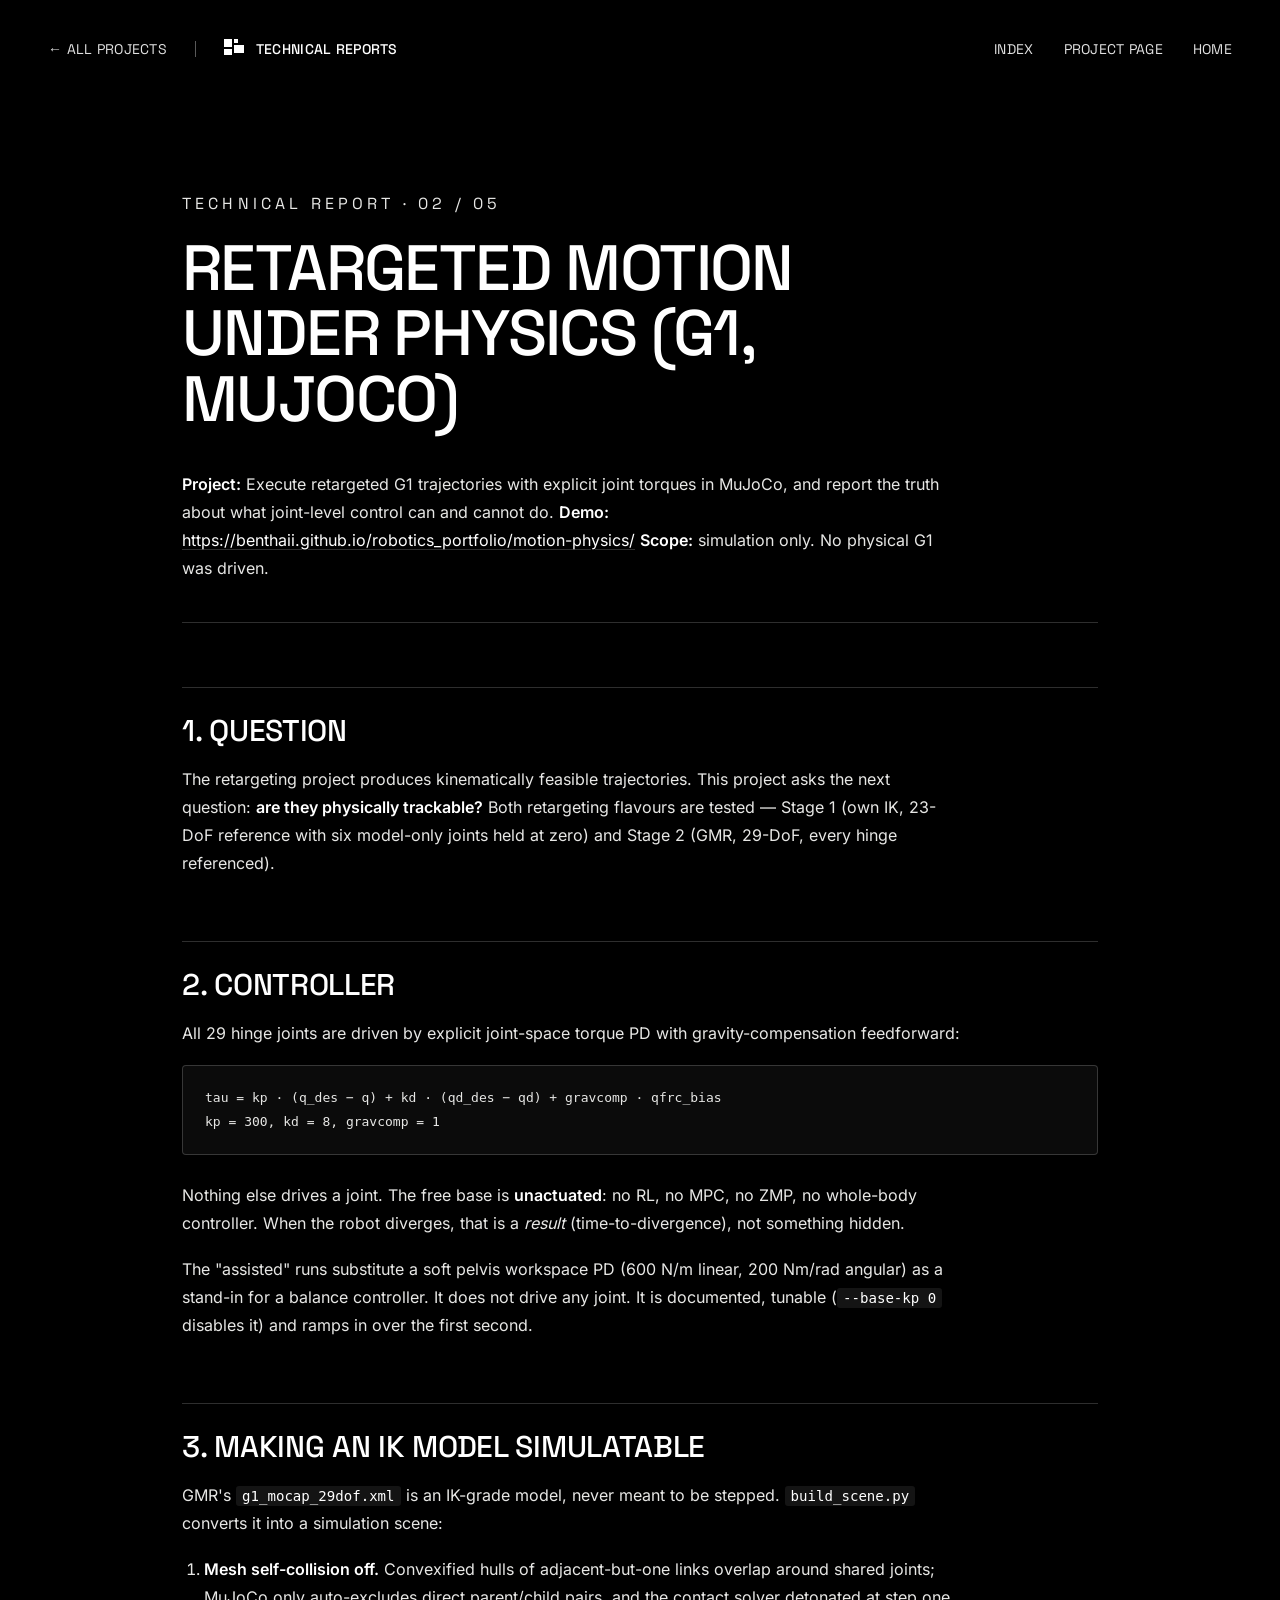
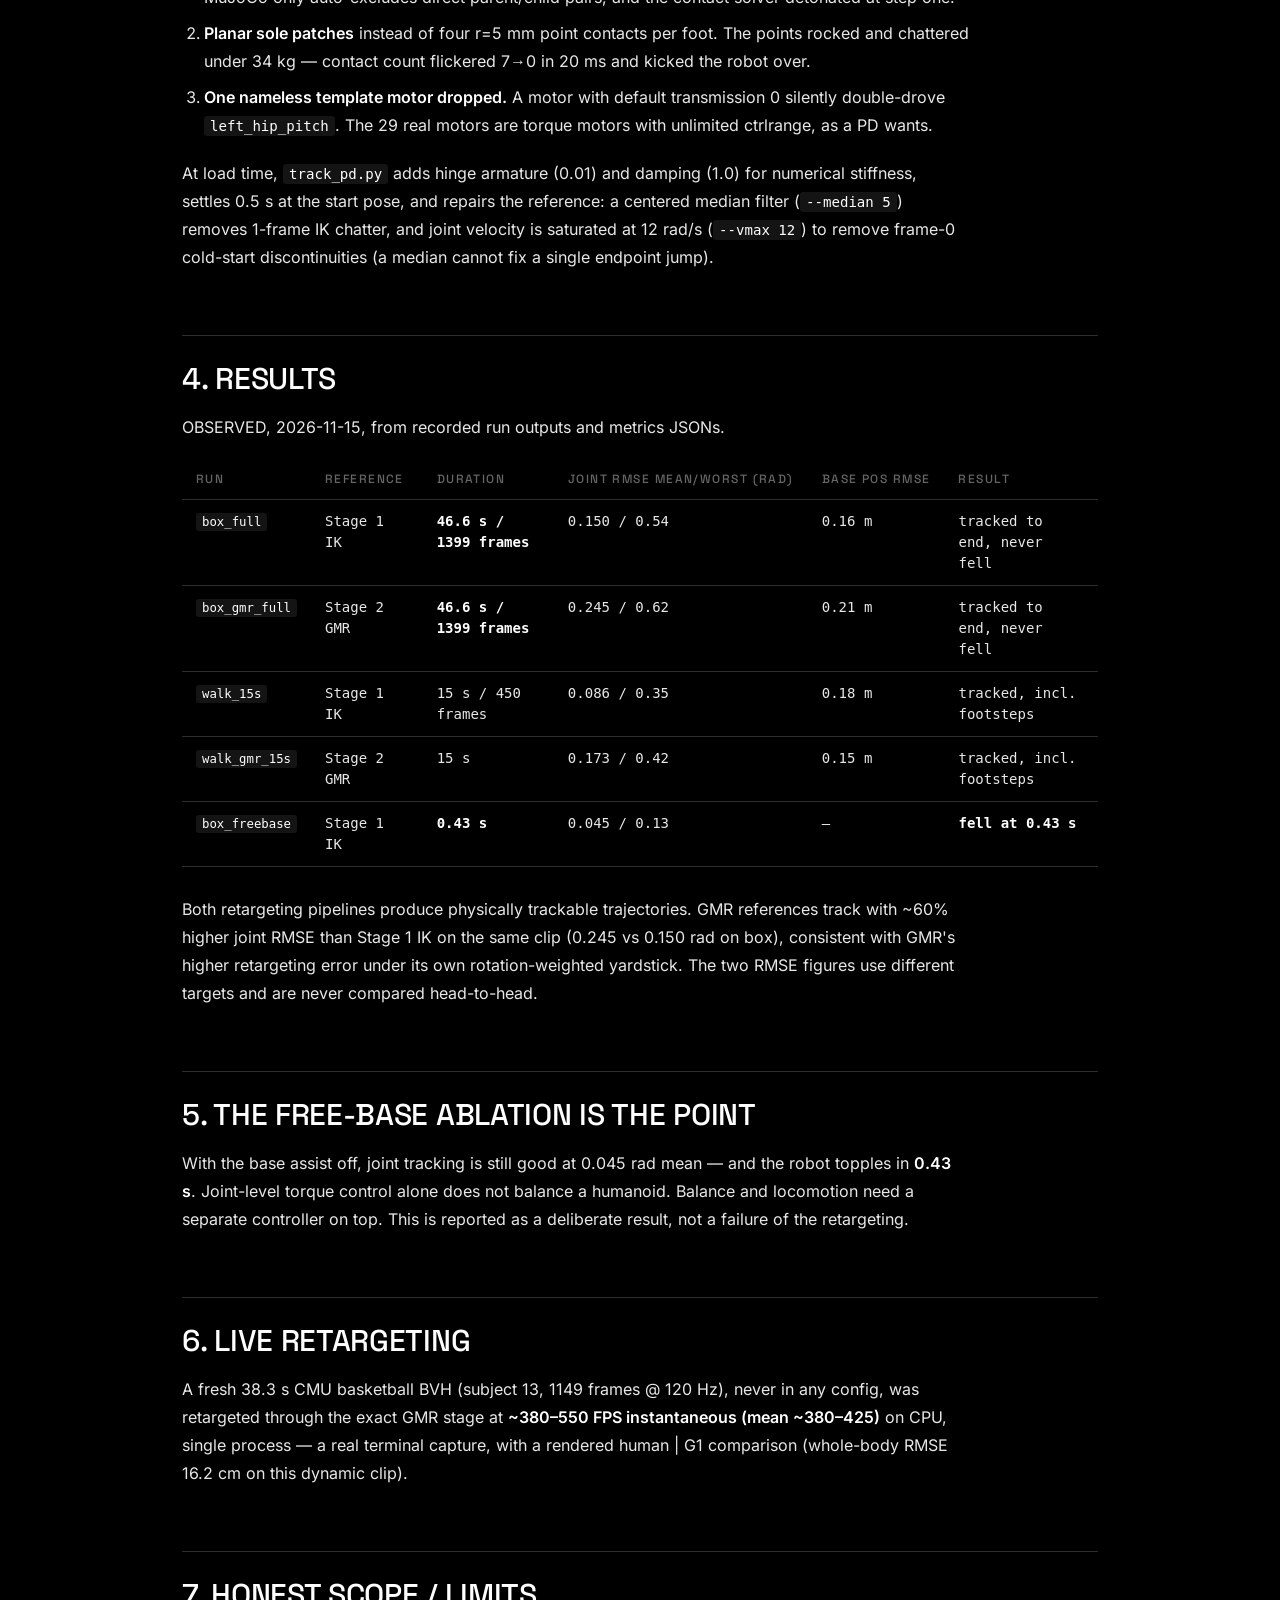
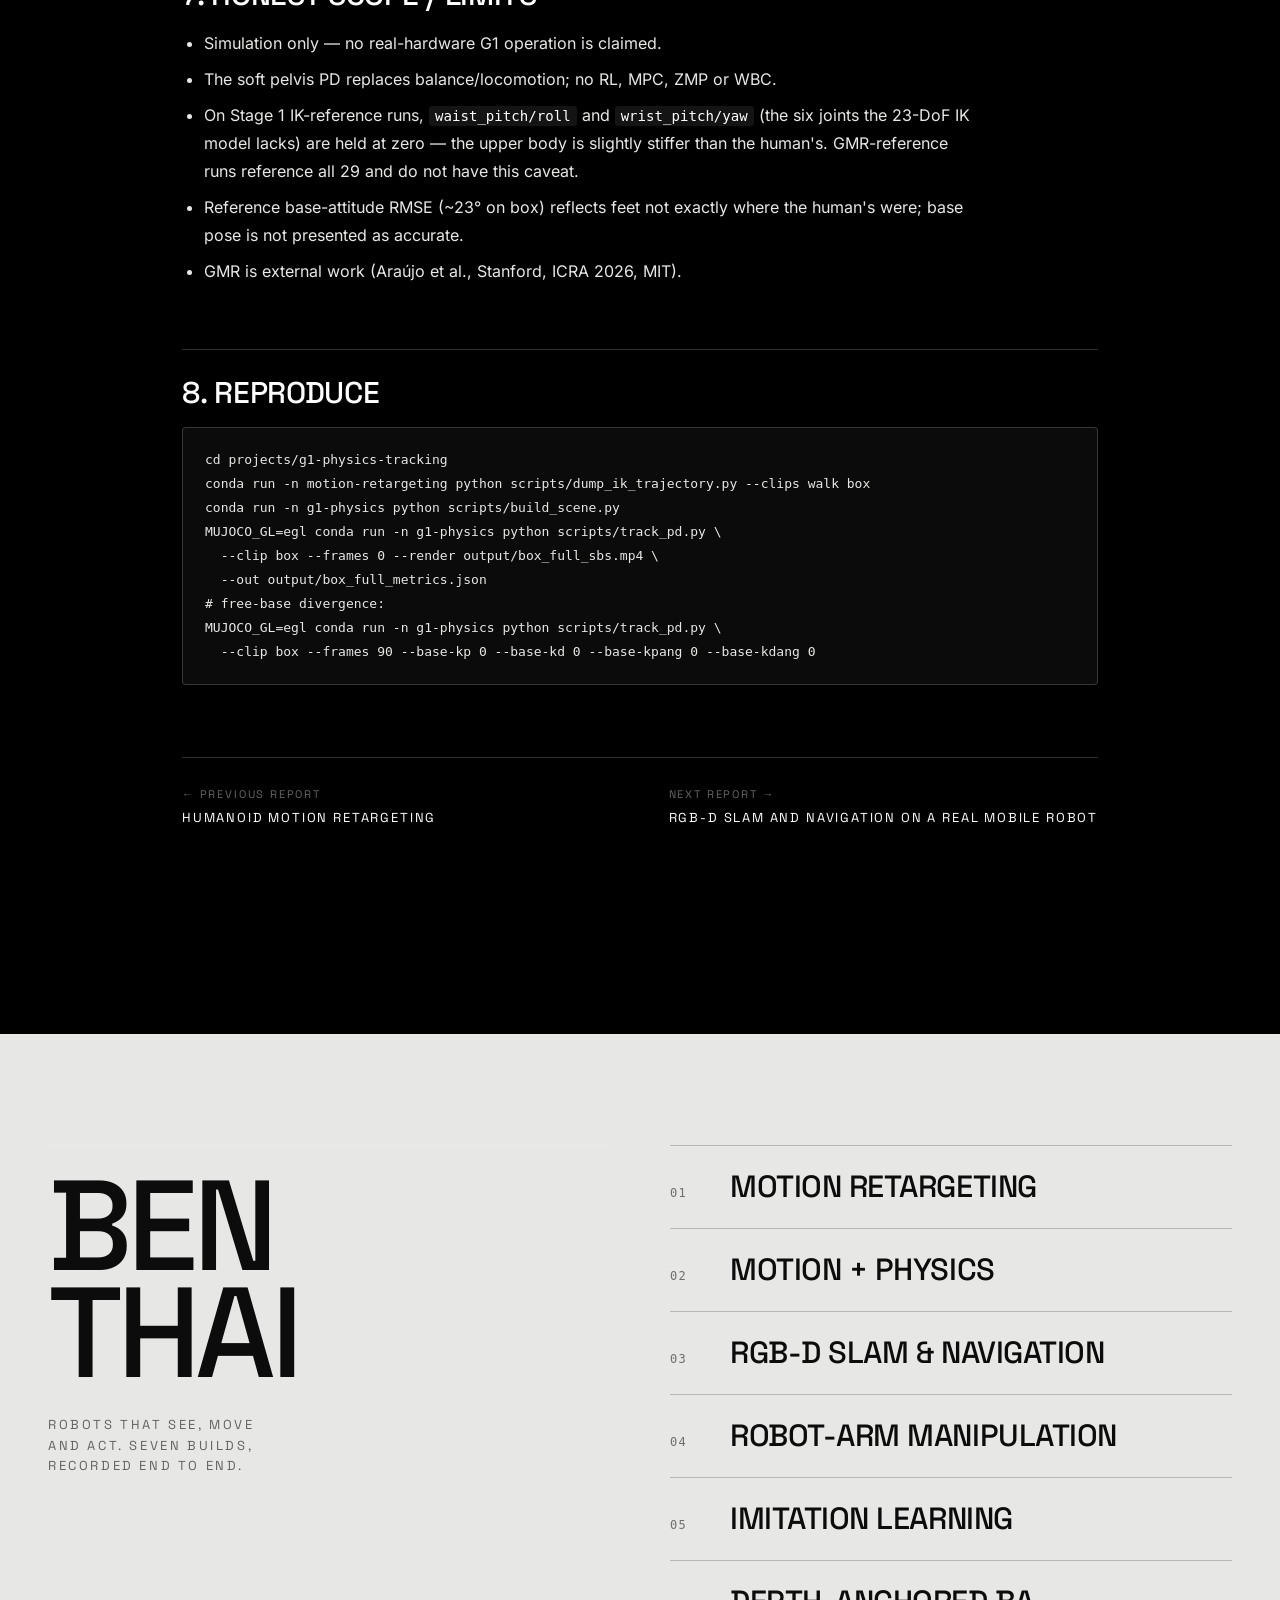
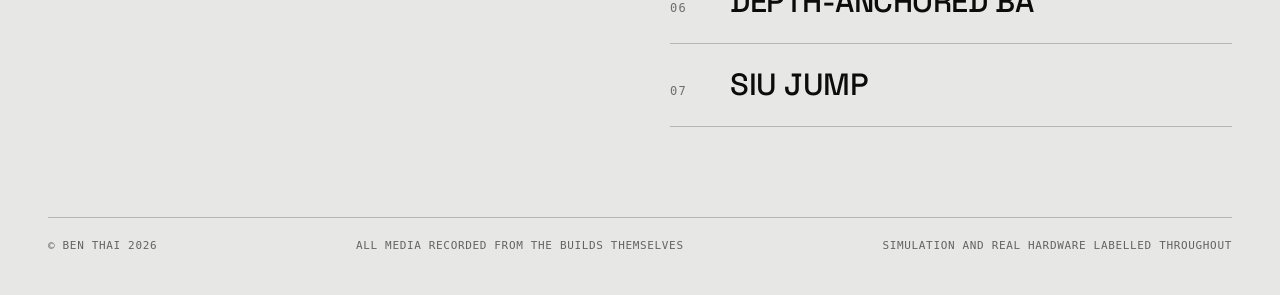
<file: reports/02-motion-physics.html>
<!DOCTYPE html>
<html lang="en">
<head>
<meta charset="utf-8">
<meta name="viewport" content="width=device-width, initial-scale=1">
<title>Ben Thai — Retargeted motion under physics (G1, MuJoCo) · Technical report</title>
<meta name="description" content="Technical report: Retargeted motion under physics (G1, MuJoCo).">
<link rel="icon" href="data:image/svg+xml,%3Csvg xmlns='http://www.w3.org/2000/svg' viewBox='0 0 16 16'%3E%3Crect width='16' height='16' fill='%23000'/%3E%3Crect x='3' y='3' width='5' height='5' fill='%23fff'/%3E%3Crect x='9' y='9' width='4' height='4' fill='%23fff'/%3E%3C/svg%3E">
<link rel="stylesheet" href="../assets/site.css">
<style>
.report{position:relative;z-index:1;max-width:980px;margin:0 auto;
  padding:190px 32px 96px;color:var(--paper)}
.report__kicker,.report__eyebrow{font-family:var(--display);font-size:12px;
  letter-spacing:.26em;text-transform:uppercase;color:var(--faint);margin:0 0 18px}
.report h1{font-family:var(--display);font-size:clamp(34px,5.4vw,64px);
  line-height:1.02;letter-spacing:-.025em;font-weight:500;margin:0 0 38px;
  color:var(--white);max-width:18ch}
.report h2{font-family:var(--display);font-size:clamp(22px,2.6vw,30px);
  font-weight:500;letter-spacing:-.01em;margin:64px 0 18px;padding-top:26px;
  border-top:1px solid var(--rule);color:var(--white)}
.report h3{font-family:var(--display);font-size:19px;font-weight:500;margin:32px 0 12px}
.report p,.report li{font-size:16px;line-height:1.75;color:var(--paper);max-width:78ch}
.report p{margin:0 0 18px}
.report ul,.report ol{padding-left:22px;margin:0 0 20px}
.report li{margin:0 0 8px}
.report a{text-decoration:underline;text-underline-offset:3px;
  text-decoration-color:var(--rule);color:var(--white)}
.report a:hover{text-decoration-color:var(--white)}
.report strong{color:var(--white);font-weight:600}
.report hr{border:0;border-top:1px solid var(--rule);margin:40px 0}
.report code{font-family:var(--mono);font-size:.88em;color:var(--white);
  background:rgba(255,255,255,.08);padding:2px 6px;border-radius:3px}
.report pre{background:#0b0b0b;border:1px solid var(--rule);border-radius:4px;
  padding:20px 22px;overflow-x:auto;margin:0 0 26px}
.report pre code{background:none;padding:0;font-size:13px;line-height:1.65;color:var(--paper)}
.report table{border-collapse:collapse;width:100%;margin:0 0 28px;font-size:14px}
.report th,.report td{text-align:left;padding:11px 14px;
  border-bottom:1px solid var(--rule);vertical-align:top}
.report th{font-family:var(--display);font-size:12px;letter-spacing:.12em;
  text-transform:uppercase;color:var(--faint);font-weight:500;white-space:nowrap}
.report td{color:var(--paper)}
.report tbody tr:hover{background:rgba(255,255,255,.03)}
.report__pager{display:flex;justify-content:space-between;gap:24px;
  border-top:1px solid var(--rule);padding:28px 0 0;margin-top:72px}
.report__pager a{font-family:var(--display);font-size:13px;letter-spacing:.14em;
  text-transform:uppercase;text-decoration:none}
.report__pager small{display:block;color:var(--faint);font-size:11px;margin-bottom:6px}
@media(max-width:720px){
  .report{padding:132px 22px 72px}
  .report table{font-size:12px;display:block;overflow-x:auto;white-space:nowrap}
}
</style>
</head>
<body>
<nav class="nav" aria-label="Primary">
  <div class="nav__left">
    <a class="nav__back" href="../">← All projects</a>
    <span class="nav__sep"></span>
    <a class="nav__brand" href="index.html">
      <svg class="nav__mark" viewBox="0 0 20 20" aria-hidden="true"><rect x="0" y="0" width="8" height="8"/><rect x="10" y="0" width="4" height="4"/><rect x="10" y="6" width="10" height="8"/><rect x="0" y="10" width="8" height="6"/></svg>
      Technical reports
    </a>
  </div>
  <div class="nav__links">
    <a href="index.html">Index</a>
    <a href="../motion-physics/">Project page</a>
    <a href="../">Home</a>
  </div>
  <button class="nav__toggle" aria-label="Open menu" aria-expanded="false"><span></span></button>
</nav>
<div class="nav__menu" id="navmenu">
  <a href="../">← All projects</a>
  <a href="index.html">Reports index</a>
  <a href="../motion-physics/">Project page</a>
</div>
<main class="report">
  <p class="report__kicker">Technical report · 02 / 05</p>
  <h1>Retargeted motion under physics (G1, MuJoCo)</h1>
  <article class="report__body">
<p><strong>Project:</strong> Execute retargeted G1 trajectories with explicit joint torques in
MuJoCo, and report the truth about what joint-level control can and cannot do.
<strong>Demo:</strong> <a href="https://benthaii.github.io/robotics_portfolio/motion-physics/">https://benthaii.github.io/robotics_portfolio/motion-physics/</a>
<strong>Scope:</strong> simulation only. No physical G1 was driven.</p>
<hr />
<h2>1. Question</h2>
<p>The retargeting project produces kinematically feasible trajectories. This
project asks the next question: <strong>are they physically trackable?</strong> Both
retargeting flavours are tested — Stage 1 (own IK, 23-DoF reference with six
model-only joints held at zero) and Stage 2 (GMR, 29-DoF, every hinge
referenced).</p>
<h2>2. Controller</h2>
<p>All 29 hinge joints are driven by explicit joint-space torque PD with
gravity-compensation feedforward:</p>
<pre><code>tau = kp · (q_des − q) + kd · (qd_des − qd) + gravcomp · qfrc_bias
kp = 300, kd = 8, gravcomp = 1
</code></pre>
<p>Nothing else drives a joint. The free base is <strong>unactuated</strong>: no RL, no MPC, no
ZMP, no whole-body controller. When the robot diverges, that is a <em>result</em>
(time-to-divergence), not something hidden.</p>
<p>The "assisted" runs substitute a soft pelvis workspace PD (600 N/m linear,
200 Nm/rad angular) as a stand-in for a balance controller. It does not drive
any joint. It is documented, tunable (<code>--base-kp 0</code> disables it) and ramps in
over the first second.</p>
<h2>3. Making an IK model simulatable</h2>
<p>GMR's <code>g1_mocap_29dof.xml</code> is an IK-grade model, never meant to be stepped.
<code>build_scene.py</code> converts it into a simulation scene:</p>
<ol>
<li><strong>Mesh self-collision off.</strong> Convexified hulls of adjacent-but-one links
   overlap around shared joints; MuJoCo only auto-excludes direct parent/child
   pairs, and the contact solver detonated at step one.</li>
<li><strong>Planar sole patches</strong> instead of four r=5 mm point contacts per foot. The
   points rocked and chattered under 34 kg — contact count flickered 7→0 in
   20 ms and kicked the robot over.</li>
<li><strong>One nameless template motor dropped.</strong> A motor with default transmission
   0 silently double-drove <code>left_hip_pitch</code>. The 29 real motors are torque
   motors with unlimited ctrlrange, as a PD wants.</li>
</ol>
<p>At load time, <code>track_pd.py</code> adds hinge armature (0.01) and damping (1.0) for
numerical stiffness, settles 0.5 s at the start pose, and repairs the reference:
a centered median filter (<code>--median 5</code>) removes 1-frame IK chatter, and joint
velocity is saturated at 12 rad/s (<code>--vmax 12</code>) to remove frame-0 cold-start
discontinuities (a median cannot fix a single endpoint jump).</p>
<h2>4. Results</h2>
<p>OBSERVED, 2026-11-15, from recorded run outputs and metrics JSONs.</p>
<table>
<thead>
<tr>
<th>run</th>
<th>reference</th>
<th>duration</th>
<th>joint RMSE mean/worst (rad)</th>
<th>base pos RMSE</th>
<th>result</th>
</tr>
</thead>
<tbody>
<tr>
<td><code>box_full</code></td>
<td>Stage 1 IK</td>
<td><strong>46.6 s / 1399 frames</strong></td>
<td>0.150 / 0.54</td>
<td>0.16 m</td>
<td>tracked to end, never fell</td>
</tr>
<tr>
<td><code>box_gmr_full</code></td>
<td>Stage 2 GMR</td>
<td><strong>46.6 s / 1399 frames</strong></td>
<td>0.245 / 0.62</td>
<td>0.21 m</td>
<td>tracked to end, never fell</td>
</tr>
<tr>
<td><code>walk_15s</code></td>
<td>Stage 1 IK</td>
<td>15 s / 450 frames</td>
<td>0.086 / 0.35</td>
<td>0.18 m</td>
<td>tracked, incl. footsteps</td>
</tr>
<tr>
<td><code>walk_gmr_15s</code></td>
<td>Stage 2 GMR</td>
<td>15 s</td>
<td>0.173 / 0.42</td>
<td>0.15 m</td>
<td>tracked, incl. footsteps</td>
</tr>
<tr>
<td><code>box_freebase</code></td>
<td>Stage 1 IK</td>
<td><strong>0.43 s</strong></td>
<td>0.045 / 0.13</td>
<td>—</td>
<td><strong>fell at 0.43 s</strong></td>
</tr>
</tbody>
</table>
<p>Both retargeting pipelines produce physically trackable trajectories. GMR
references track with ~60% higher joint RMSE than Stage 1 IK on the same clip
(0.245 vs 0.150 rad on box), consistent with GMR's higher retargeting error
under its own rotation-weighted yardstick. The two RMSE figures use different
targets and are never compared head-to-head.</p>
<h2>5. The free-base ablation is the point</h2>
<p>With the base assist off, joint tracking is still good at 0.045 rad mean — and
the robot topples in <strong>0.43 s</strong>. Joint-level torque control alone does not
balance a humanoid. Balance and locomotion need a separate controller on top.
This is reported as a deliberate result, not a failure of the retargeting.</p>
<h2>6. Live retargeting</h2>
<p>A fresh 38.3 s CMU basketball BVH (subject 13, 1149 frames @ 120 Hz), never in
any config, was retargeted through the exact GMR stage at <strong>~380–550 FPS
instantaneous (mean ~380–425)</strong> on CPU, single process — a real terminal
capture, with a rendered human | G1 comparison (whole-body RMSE 16.2 cm on this
dynamic clip).</p>
<h2>7. Honest scope / limits</h2>
<ul>
<li>Simulation only — no real-hardware G1 operation is claimed.</li>
<li>The soft pelvis PD replaces balance/locomotion; no RL, MPC, ZMP or WBC.</li>
<li>On Stage 1 IK-reference runs, <code>waist_pitch/roll</code> and <code>wrist_pitch/yaw</code> (the six
  joints the 23-DoF IK model lacks) are held at zero — the upper body is
  slightly stiffer than the human's. GMR-reference runs reference all 29 and do
  not have this caveat.</li>
<li>Reference base-attitude RMSE (~23° on box) reflects feet not exactly where
  the human's were; base pose is not presented as accurate.</li>
<li>GMR is external work (Araújo et al., Stanford, ICRA 2026, MIT).</li>
</ul>
<h2>8. Reproduce</h2>
<pre><code class="language-bash">cd projects/g1-physics-tracking
conda run -n motion-retargeting python scripts/dump_ik_trajectory.py --clips walk box
conda run -n g1-physics python scripts/build_scene.py
MUJOCO_GL=egl conda run -n g1-physics python scripts/track_pd.py \
  --clip box --frames 0 --render output/box_full_sbs.mp4 \
  --out output/box_full_metrics.json
# free-base divergence:
MUJOCO_GL=egl conda run -n g1-physics python scripts/track_pd.py \
  --clip box --frames 90 --base-kp 0 --base-kd 0 --base-kpang 0 --base-kdang 0
</code></pre>
  </article>
  <nav class="report__pager" aria-label="Reports">
    <a href="01-motion-retargeting.html"><small>← Previous report</small>Humanoid motion retargeting</a><a href="03-mobile-robot.html"><small>Next report →</small>RGB-D SLAM and navigation on a real mobile robot</a>
  </nav>
</main>
<footer class="index" id="index">
  <div class="index__inner">
    <div>
      <h2 class="index__word">Ben<br>Thai</h2>
      <p class="index__tag">Robots that see, move and act. Seven builds, recorded end to end.</p>
    </div>
    <ol class="index__list">
      <li><a href="../motion-retargeting/"><span class="num">01</span> Motion retargeting</a></li>
      <li><a href="../motion-physics/"><span class="num">02</span> Motion + physics</a></li>
      <li><a href="../mobile-robot/"><span class="num">03</span> RGB-D SLAM &amp; navigation</a></li>
      <li><a href="../robot-arm/"><span class="num">04</span> Robot-arm manipulation</a></li>
      <li><a href="../imitation-learning/"><span class="num">05</span> Imitation learning</a></li>
      <li><a href="../depth-anchor/"><span class="num">06</span> Depth-anchored BA</a></li>
      <li><a href="../siu-jump/"><span class="num">07</span> SIU jump</a></li>
    </ol>
  </div>
  <div class="index__foot">
    <span>© Ben Thai 2026</span>
    <span>All media recorded from the builds themselves</span>
    <span>Simulation and real hardware labelled throughout</span>
  </div>
</footer>
<script src="../assets/site.js"></script>
</body>
</html>
</file>
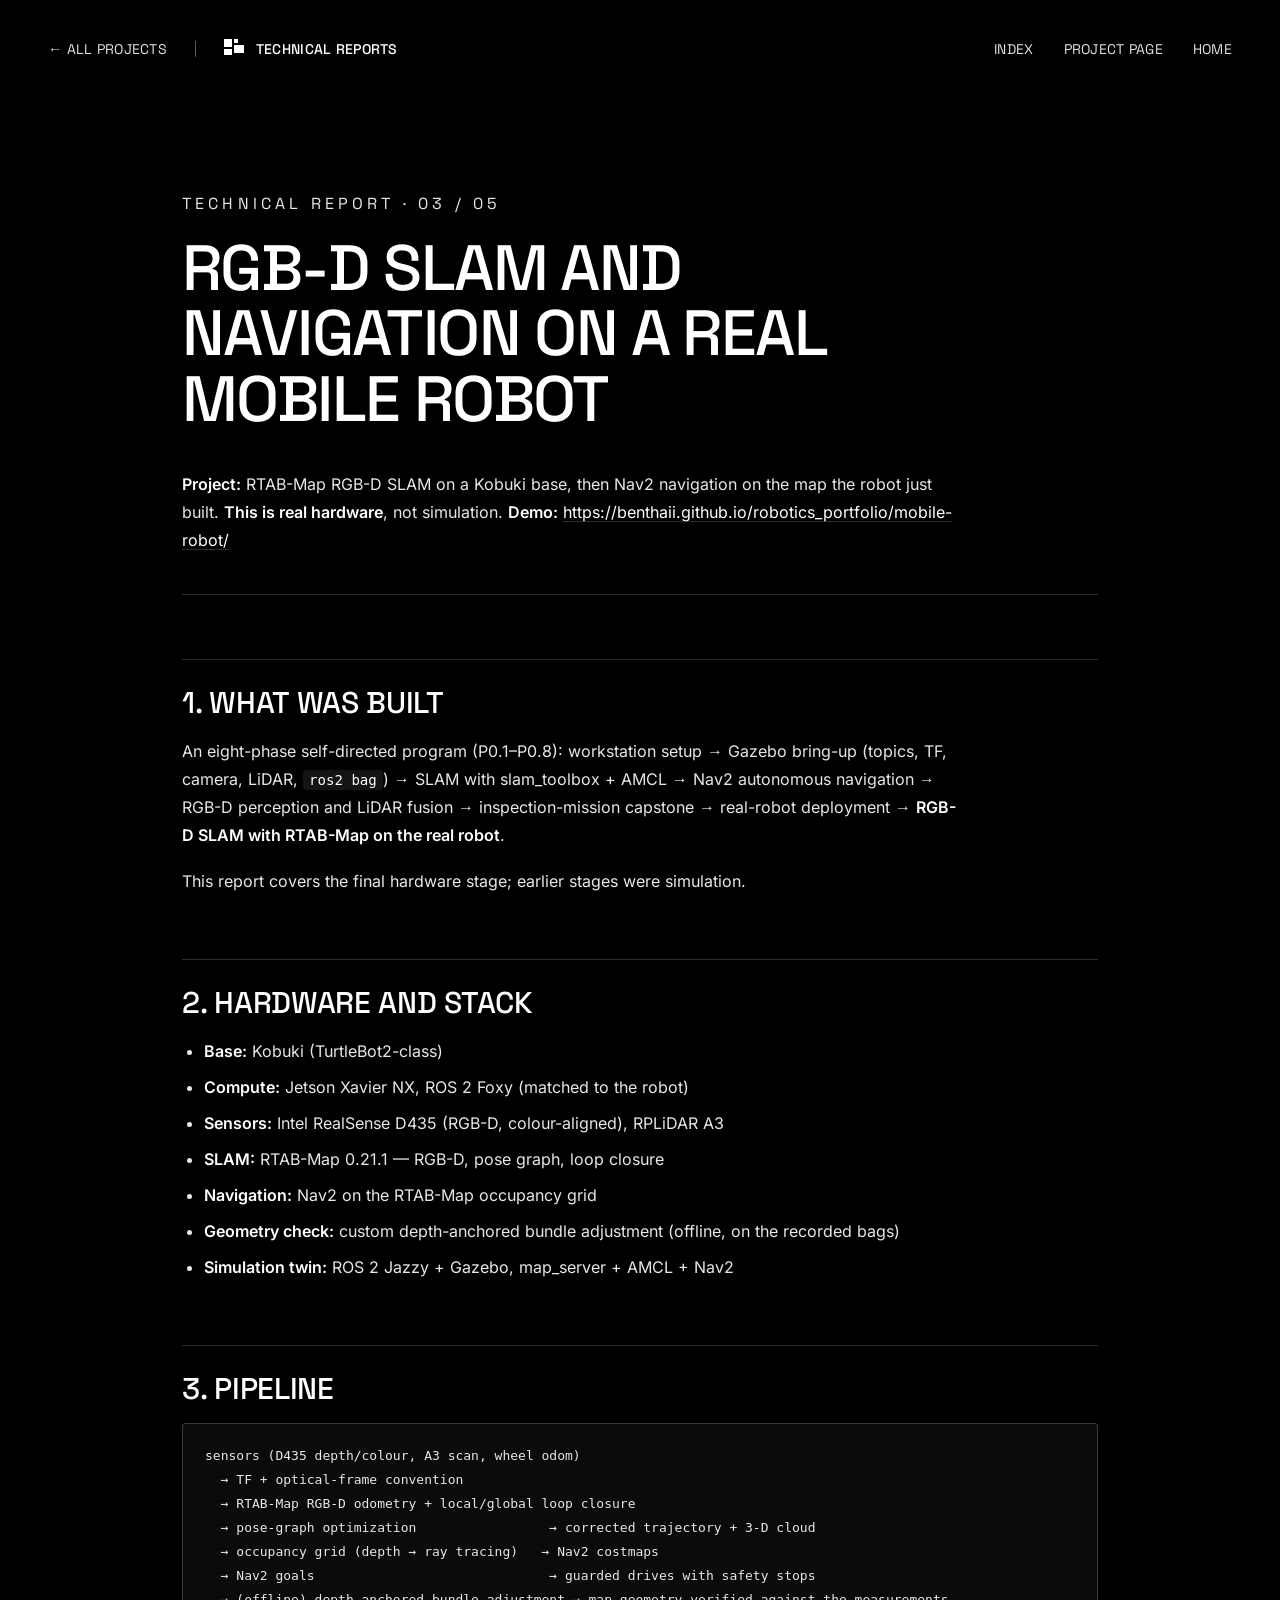
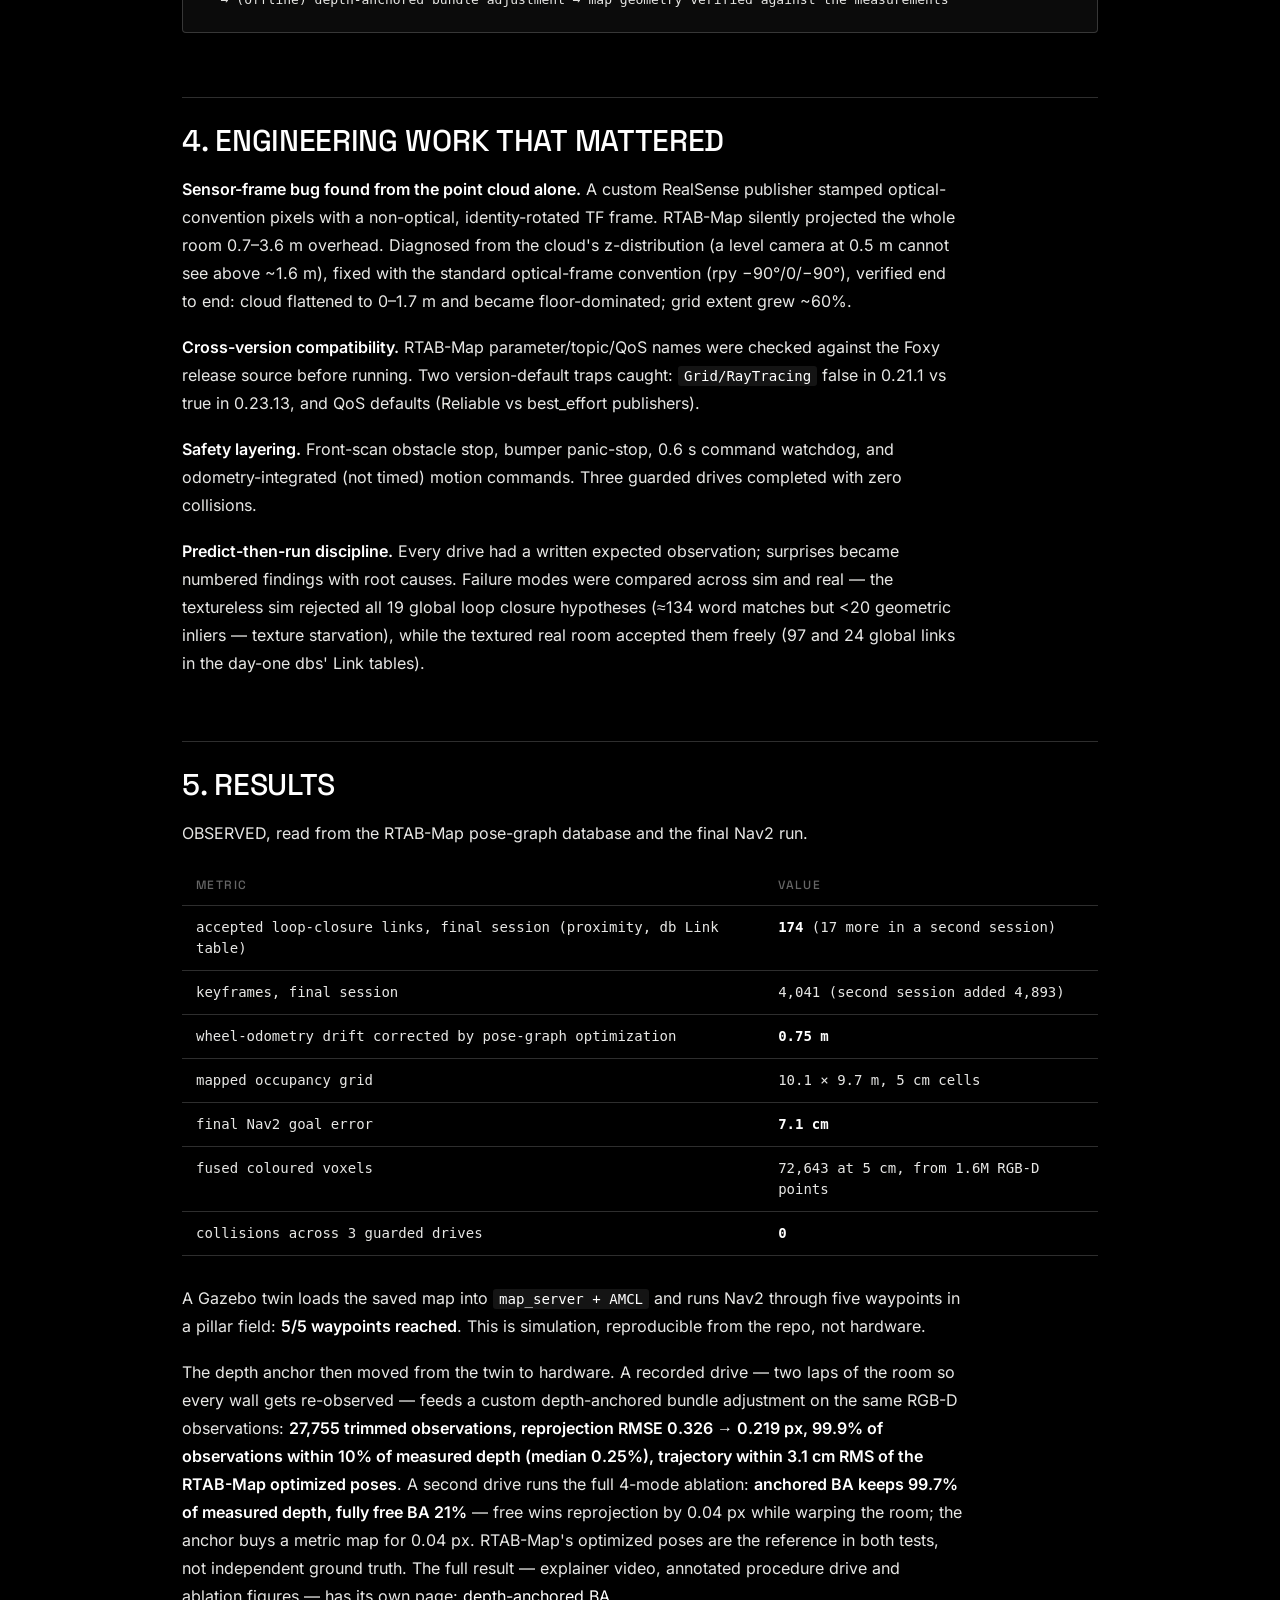
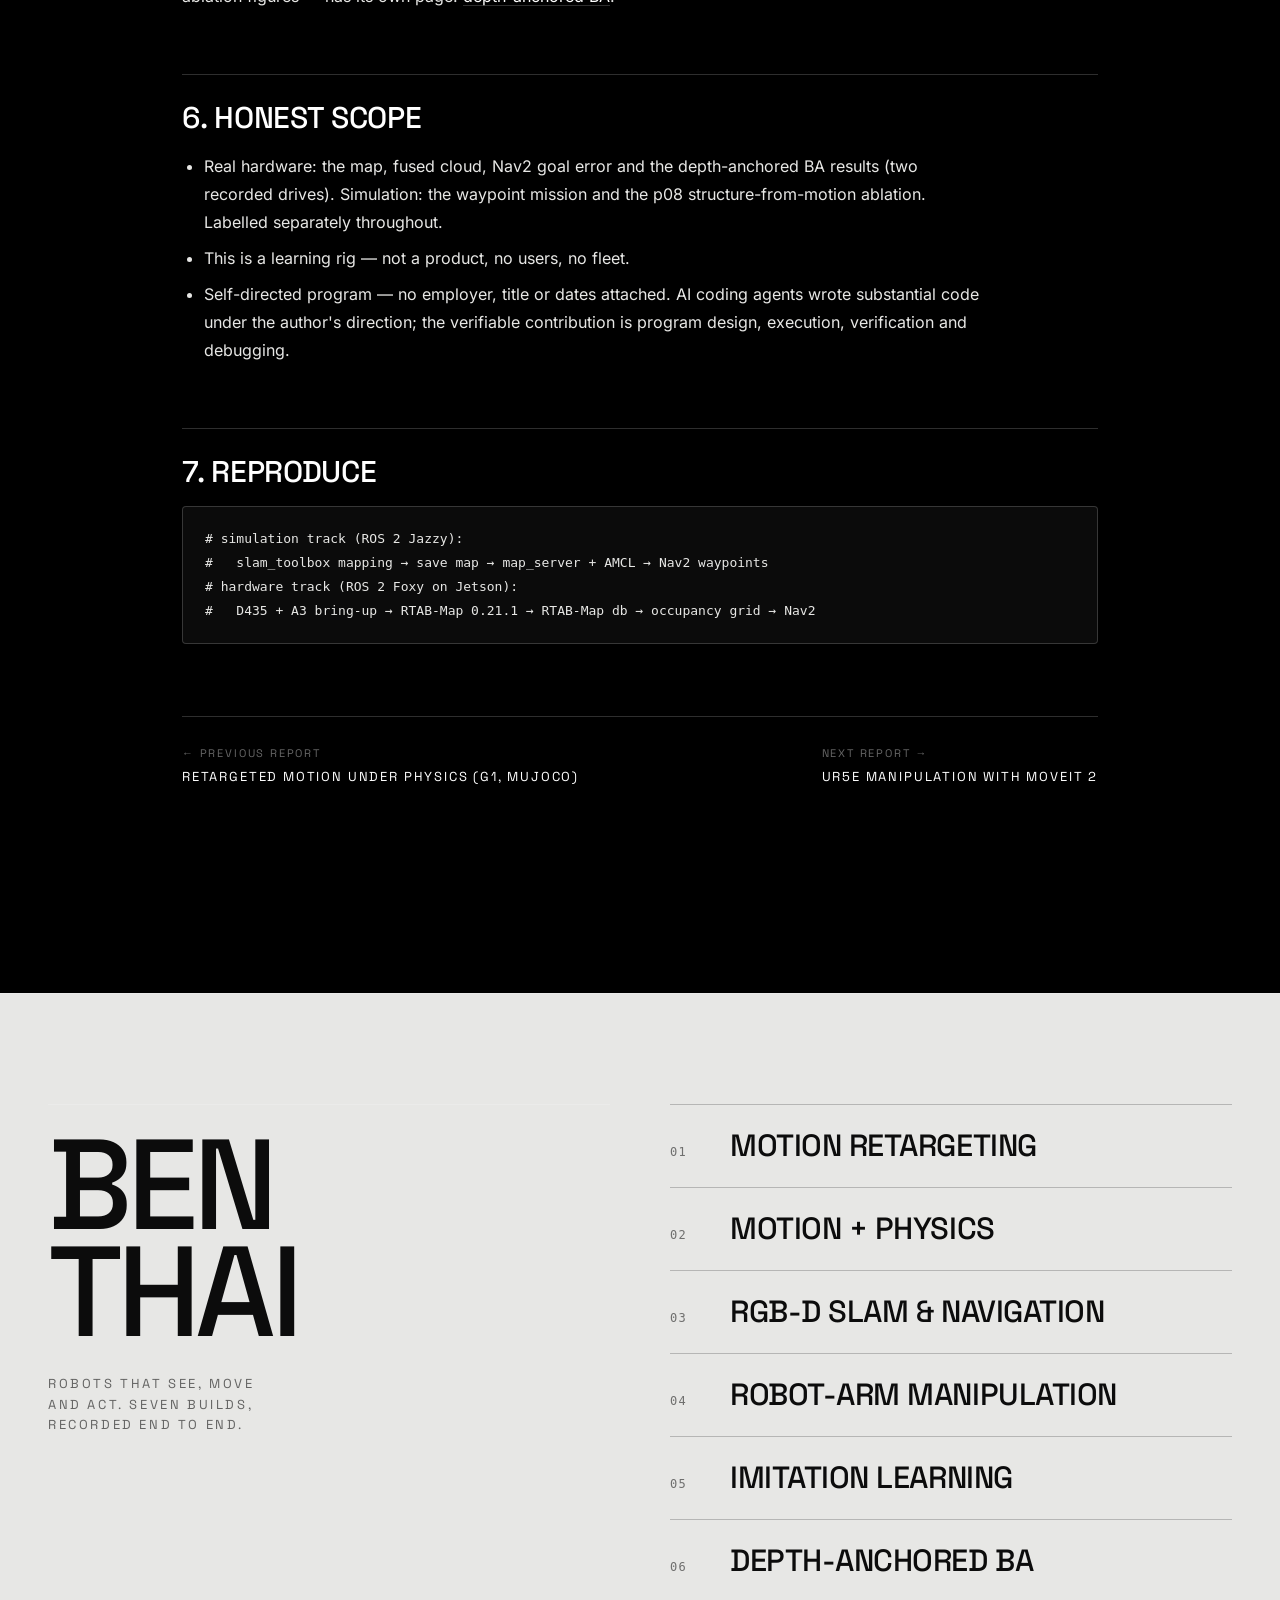
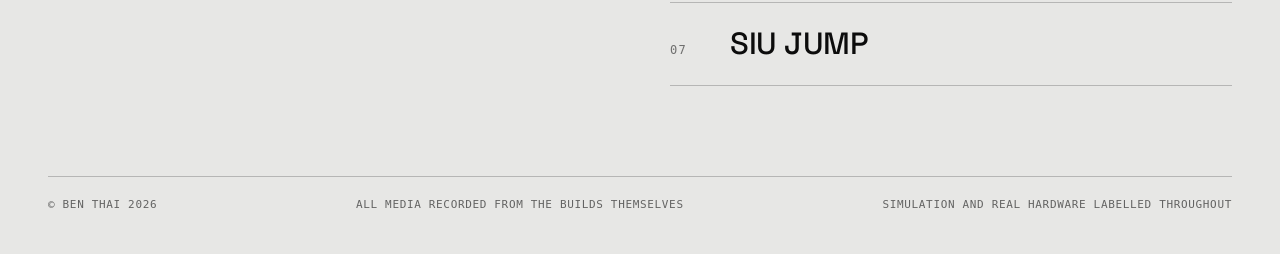
<file: reports/03-mobile-robot.html>
<!DOCTYPE html>
<html lang="en">
<head>
<meta charset="utf-8">
<meta name="viewport" content="width=device-width, initial-scale=1">
<title>Ben Thai — RGB-D SLAM and navigation on a real mobile robot · Technical report</title>
<meta name="description" content="Technical report: RGB-D SLAM and navigation on a real mobile robot.">
<link rel="icon" href="data:image/svg+xml,%3Csvg xmlns='http://www.w3.org/2000/svg' viewBox='0 0 16 16'%3E%3Crect width='16' height='16' fill='%23000'/%3E%3Crect x='3' y='3' width='5' height='5' fill='%23fff'/%3E%3Crect x='9' y='9' width='4' height='4' fill='%23fff'/%3E%3C/svg%3E">
<link rel="stylesheet" href="../assets/site.css">
<style>
.report{position:relative;z-index:1;max-width:980px;margin:0 auto;
  padding:190px 32px 96px;color:var(--paper)}
.report__kicker,.report__eyebrow{font-family:var(--display);font-size:12px;
  letter-spacing:.26em;text-transform:uppercase;color:var(--faint);margin:0 0 18px}
.report h1{font-family:var(--display);font-size:clamp(34px,5.4vw,64px);
  line-height:1.02;letter-spacing:-.025em;font-weight:500;margin:0 0 38px;
  color:var(--white);max-width:18ch}
.report h2{font-family:var(--display);font-size:clamp(22px,2.6vw,30px);
  font-weight:500;letter-spacing:-.01em;margin:64px 0 18px;padding-top:26px;
  border-top:1px solid var(--rule);color:var(--white)}
.report h3{font-family:var(--display);font-size:19px;font-weight:500;margin:32px 0 12px}
.report p,.report li{font-size:16px;line-height:1.75;color:var(--paper);max-width:78ch}
.report p{margin:0 0 18px}
.report ul,.report ol{padding-left:22px;margin:0 0 20px}
.report li{margin:0 0 8px}
.report a{text-decoration:underline;text-underline-offset:3px;
  text-decoration-color:var(--rule);color:var(--white)}
.report a:hover{text-decoration-color:var(--white)}
.report strong{color:var(--white);font-weight:600}
.report hr{border:0;border-top:1px solid var(--rule);margin:40px 0}
.report code{font-family:var(--mono);font-size:.88em;color:var(--white);
  background:rgba(255,255,255,.08);padding:2px 6px;border-radius:3px}
.report pre{background:#0b0b0b;border:1px solid var(--rule);border-radius:4px;
  padding:20px 22px;overflow-x:auto;margin:0 0 26px}
.report pre code{background:none;padding:0;font-size:13px;line-height:1.65;color:var(--paper)}
.report table{border-collapse:collapse;width:100%;margin:0 0 28px;font-size:14px}
.report th,.report td{text-align:left;padding:11px 14px;
  border-bottom:1px solid var(--rule);vertical-align:top}
.report th{font-family:var(--display);font-size:12px;letter-spacing:.12em;
  text-transform:uppercase;color:var(--faint);font-weight:500;white-space:nowrap}
.report td{color:var(--paper)}
.report tbody tr:hover{background:rgba(255,255,255,.03)}
.report__pager{display:flex;justify-content:space-between;gap:24px;
  border-top:1px solid var(--rule);padding:28px 0 0;margin-top:72px}
.report__pager a{font-family:var(--display);font-size:13px;letter-spacing:.14em;
  text-transform:uppercase;text-decoration:none}
.report__pager small{display:block;color:var(--faint);font-size:11px;margin-bottom:6px}
@media(max-width:720px){
  .report{padding:132px 22px 72px}
  .report table{font-size:12px;display:block;overflow-x:auto;white-space:nowrap}
}
</style>
</head>
<body>
<nav class="nav" aria-label="Primary">
  <div class="nav__left">
    <a class="nav__back" href="../">← All projects</a>
    <span class="nav__sep"></span>
    <a class="nav__brand" href="index.html">
      <svg class="nav__mark" viewBox="0 0 20 20" aria-hidden="true"><rect x="0" y="0" width="8" height="8"/><rect x="10" y="0" width="4" height="4"/><rect x="10" y="6" width="10" height="8"/><rect x="0" y="10" width="8" height="6"/></svg>
      Technical reports
    </a>
  </div>
  <div class="nav__links">
    <a href="index.html">Index</a>
    <a href="../mobile-robot/">Project page</a>
    <a href="../">Home</a>
  </div>
  <button class="nav__toggle" aria-label="Open menu" aria-expanded="false"><span></span></button>
</nav>
<div class="nav__menu" id="navmenu">
  <a href="../">← All projects</a>
  <a href="index.html">Reports index</a>
  <a href="../mobile-robot/">Project page</a>
</div>
<main class="report">
  <p class="report__kicker">Technical report · 03 / 05</p>
  <h1>RGB-D SLAM and navigation on a real mobile robot</h1>
  <article class="report__body">
<p><strong>Project:</strong> RTAB-Map RGB-D SLAM on a Kobuki base, then Nav2 navigation on the
map the robot just built. <strong>This is real hardware</strong>, not simulation.
<strong>Demo:</strong> <a href="https://benthaii.github.io/robotics_portfolio/mobile-robot/">https://benthaii.github.io/robotics_portfolio/mobile-robot/</a></p>
<hr />
<h2>1. What was built</h2>
<p>An eight-phase self-directed program (P0.1–P0.8): workstation setup → Gazebo
bring-up (topics, TF, camera, LiDAR, <code>ros2 bag</code>) → SLAM with slam_toolbox +
AMCL → Nav2 autonomous navigation → RGB-D perception and LiDAR fusion →
inspection-mission capstone → real-robot deployment → <strong>RGB-D SLAM with
RTAB-Map on the real robot</strong>.</p>
<p>This report covers the final hardware stage; earlier stages were simulation.</p>
<h2>2. Hardware and stack</h2>
<ul>
<li><strong>Base:</strong> Kobuki (TurtleBot2-class)</li>
<li><strong>Compute:</strong> Jetson Xavier NX, ROS 2 Foxy (matched to the robot)</li>
<li><strong>Sensors:</strong> Intel RealSense D435 (RGB-D, colour-aligned), RPLiDAR A3</li>
<li><strong>SLAM:</strong> RTAB-Map 0.21.1 — RGB-D, pose graph, loop closure</li>
<li><strong>Navigation:</strong> Nav2 on the RTAB-Map occupancy grid</li>
<li><strong>Geometry check:</strong> custom depth-anchored bundle adjustment
  (offline, on the recorded bags)</li>
<li><strong>Simulation twin:</strong> ROS 2 Jazzy + Gazebo, map_server + AMCL + Nav2</li>
</ul>
<h2>3. Pipeline</h2>
<pre><code>sensors (D435 depth/colour, A3 scan, wheel odom)
  → TF + optical-frame convention
  → RTAB-Map RGB-D odometry + local/global loop closure
  → pose-graph optimization                 → corrected trajectory + 3-D cloud
  → occupancy grid (depth → ray tracing)   → Nav2 costmaps
  → Nav2 goals                              → guarded drives with safety stops
  → (offline) depth-anchored bundle adjustment → map geometry verified against the measurements
</code></pre>
<h2>4. Engineering work that mattered</h2>
<p><strong>Sensor-frame bug found from the point cloud alone.</strong> A custom RealSense
publisher stamped optical-convention pixels with a non-optical, identity-rotated
TF frame. RTAB-Map silently projected the whole room 0.7–3.6 m overhead.
Diagnosed from the cloud's z-distribution (a level camera at 0.5 m cannot see
above ~1.6 m), fixed with the standard optical-frame convention
(rpy −90°/0/−90°), verified end to end: cloud flattened to 0–1.7 m and became
floor-dominated; grid extent grew ~60%.</p>
<p><strong>Cross-version compatibility.</strong> RTAB-Map parameter/topic/QoS names were
checked against the Foxy release source before running. Two version-default
traps caught: <code>Grid/RayTracing</code> false in 0.21.1 vs true in 0.23.13, and QoS
defaults (Reliable vs best_effort publishers).</p>
<p><strong>Safety layering.</strong> Front-scan obstacle stop, bumper panic-stop, 0.6 s command
watchdog, and odometry-integrated (not timed) motion commands. Three guarded
drives completed with zero collisions.</p>
<p><strong>Predict-then-run discipline.</strong> Every drive had a written expected observation;
surprises became numbered findings with root causes. Failure modes were
compared across sim and real — the textureless sim rejected all 19 global loop
closure hypotheses (≈134 word matches but &lt;20 geometric inliers — texture
starvation), while the textured real room accepted them freely (97 and 24
global links in the day-one dbs' Link tables).</p>
<h2>5. Results</h2>
<p>OBSERVED, read from the RTAB-Map pose-graph database and the final Nav2 run.</p>
<table>
<thead>
<tr>
<th>metric</th>
<th>value</th>
</tr>
</thead>
<tbody>
<tr>
<td>accepted loop-closure links, final session (proximity, db Link table)</td>
<td><strong>174</strong> (17 more in a second session)</td>
</tr>
<tr>
<td>keyframes, final session</td>
<td>4,041 (second session added 4,893)</td>
</tr>
<tr>
<td>wheel-odometry drift corrected by pose-graph optimization</td>
<td><strong>0.75 m</strong></td>
</tr>
<tr>
<td>mapped occupancy grid</td>
<td>10.1 × 9.7 m, 5 cm cells</td>
</tr>
<tr>
<td>final Nav2 goal error</td>
<td><strong>7.1 cm</strong></td>
</tr>
<tr>
<td>fused coloured voxels</td>
<td>72,643 at 5 cm, from 1.6M RGB-D points</td>
</tr>
<tr>
<td>collisions across 3 guarded drives</td>
<td><strong>0</strong></td>
</tr>
</tbody>
</table>
<p>A Gazebo twin loads the saved map into <code>map_server + AMCL</code> and runs Nav2 through
five waypoints in a pillar field: <strong>5/5 waypoints reached</strong>. This is simulation,
reproducible from the repo, not hardware.</p>
<p>The depth anchor then moved from the twin to hardware. A recorded drive — two laps
of the room so every wall gets re-observed — feeds a custom depth-anchored bundle
adjustment on the same RGB-D observations: <strong>27,755 trimmed observations,
reprojection RMSE 0.326 → 0.219 px, 99.9% of observations within 10% of measured depth
(median 0.25%), trajectory within 3.1 cm RMS of the RTAB-Map optimized poses</strong>.
A second drive runs the full 4-mode ablation: <strong>anchored BA keeps 99.7% of
measured depth, fully free BA 21%</strong> — free wins reprojection by 0.04 px while
warping the room; the anchor buys a metric map for 0.04 px. RTAB-Map's optimized poses
are the reference in both tests, not independent ground truth. The full result —
explainer video, annotated procedure drive and ablation figures — has its own page:
<a href="https://benthaii.github.io/robotics_portfolio/depth-anchor/">depth-anchored BA</a>.</p>
<h2>6. Honest scope</h2>
<ul>
<li>Real hardware: the map, fused cloud, Nav2 goal error and the depth-anchored BA
  results (two recorded drives). Simulation: the waypoint mission and the p08
  structure-from-motion ablation. Labelled separately throughout.</li>
<li>This is a learning rig — not a product, no users, no fleet.</li>
<li>Self-directed program — no employer, title or dates attached. AI coding agents
  wrote substantial code under the author's direction; the verifiable contribution
  is program design, execution, verification and debugging.</li>
</ul>
<h2>7. Reproduce</h2>
<pre><code class="language-bash"># simulation track (ROS 2 Jazzy):
#   slam_toolbox mapping → save map → map_server + AMCL → Nav2 waypoints
# hardware track (ROS 2 Foxy on Jetson):
#   D435 + A3 bring-up → RTAB-Map 0.21.1 → RTAB-Map db → occupancy grid → Nav2
</code></pre>
  </article>
  <nav class="report__pager" aria-label="Reports">
    <a href="02-motion-physics.html"><small>← Previous report</small>Retargeted motion under physics (G1, MuJoCo)</a><a href="04-robot-arm.html"><small>Next report →</small>UR5e manipulation with MoveIt 2</a>
  </nav>
</main>
<footer class="index" id="index">
  <div class="index__inner">
    <div>
      <h2 class="index__word">Ben<br>Thai</h2>
      <p class="index__tag">Robots that see, move and act. Seven builds, recorded end to end.</p>
    </div>
    <ol class="index__list">
      <li><a href="../motion-retargeting/"><span class="num">01</span> Motion retargeting</a></li>
      <li><a href="../motion-physics/"><span class="num">02</span> Motion + physics</a></li>
      <li><a href="../mobile-robot/"><span class="num">03</span> RGB-D SLAM &amp; navigation</a></li>
      <li><a href="../robot-arm/"><span class="num">04</span> Robot-arm manipulation</a></li>
      <li><a href="../imitation-learning/"><span class="num">05</span> Imitation learning</a></li>
      <li><a href="../depth-anchor/"><span class="num">06</span> Depth-anchored BA</a></li>
      <li><a href="../siu-jump/"><span class="num">07</span> SIU jump</a></li>
    </ol>
  </div>
  <div class="index__foot">
    <span>© Ben Thai 2026</span>
    <span>All media recorded from the builds themselves</span>
    <span>Simulation and real hardware labelled throughout</span>
  </div>
</footer>
<script src="../assets/site.js"></script>
</body>
</html>
</file>
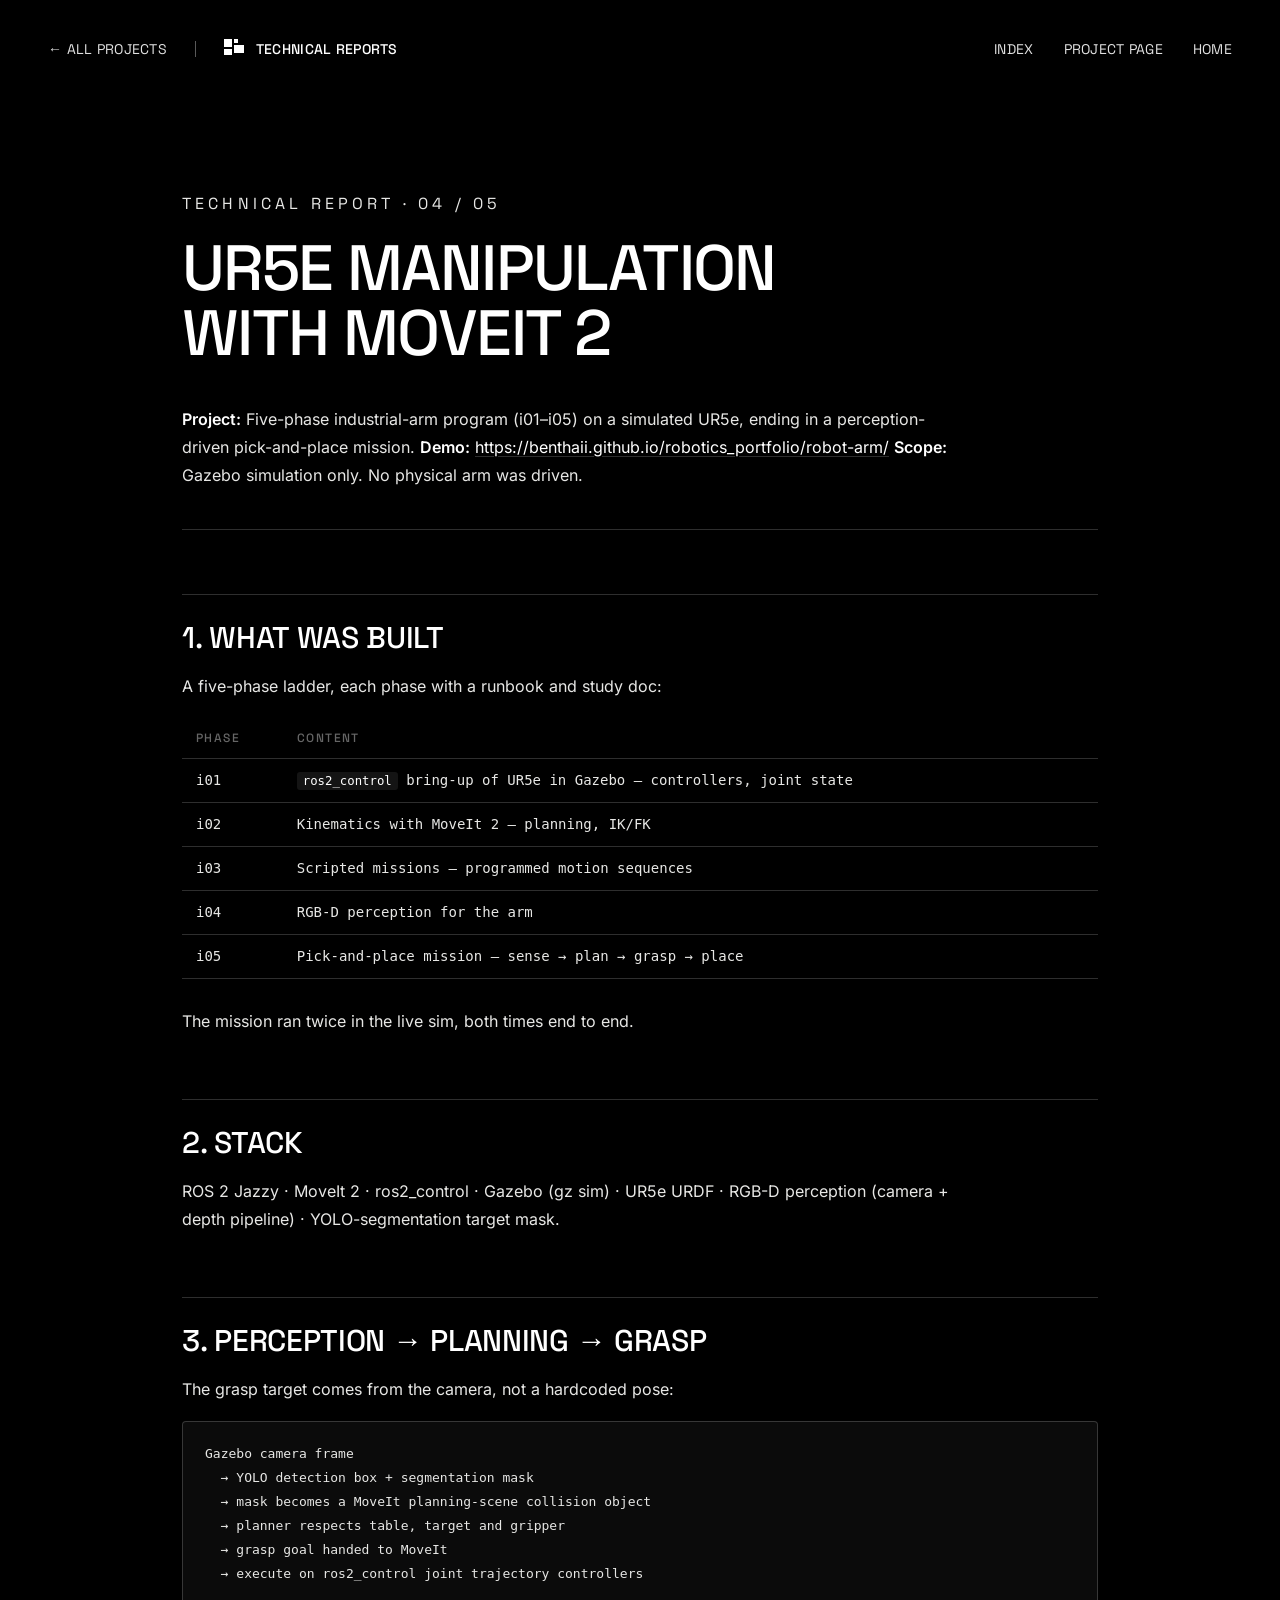
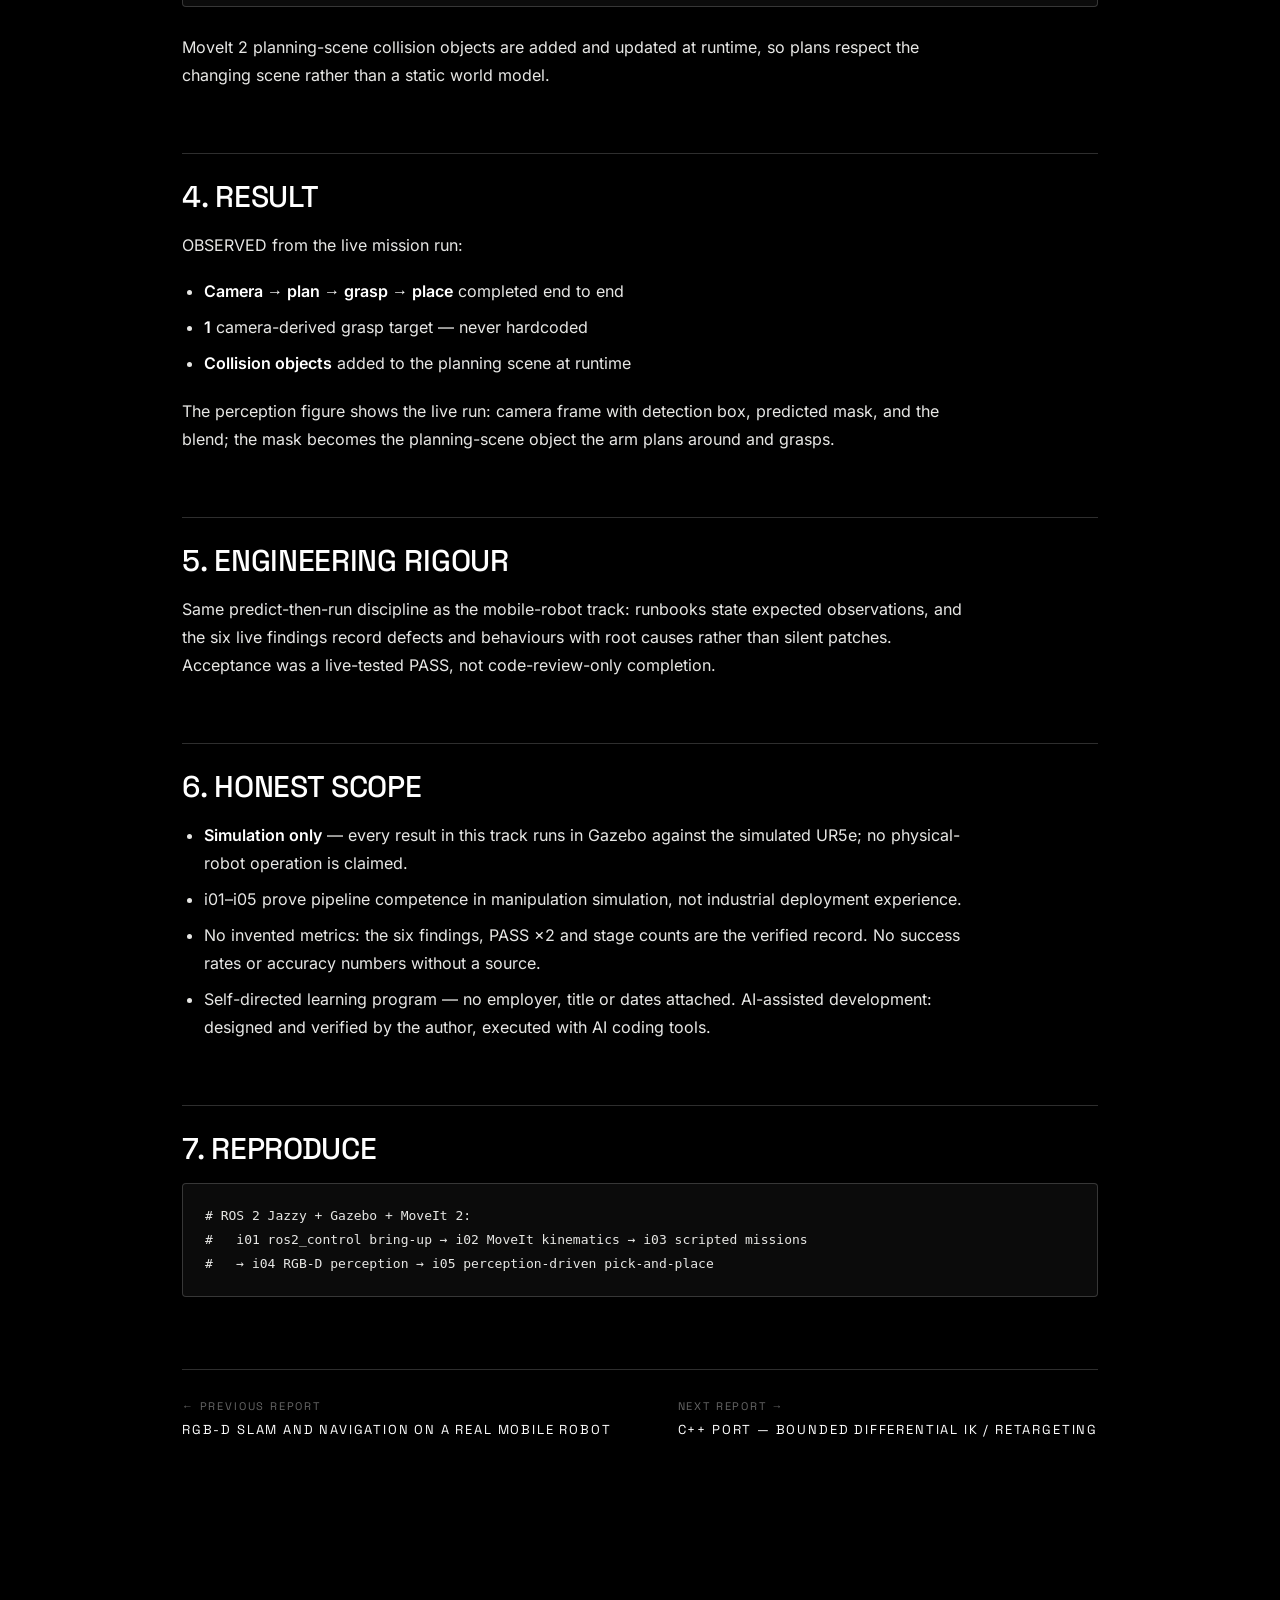
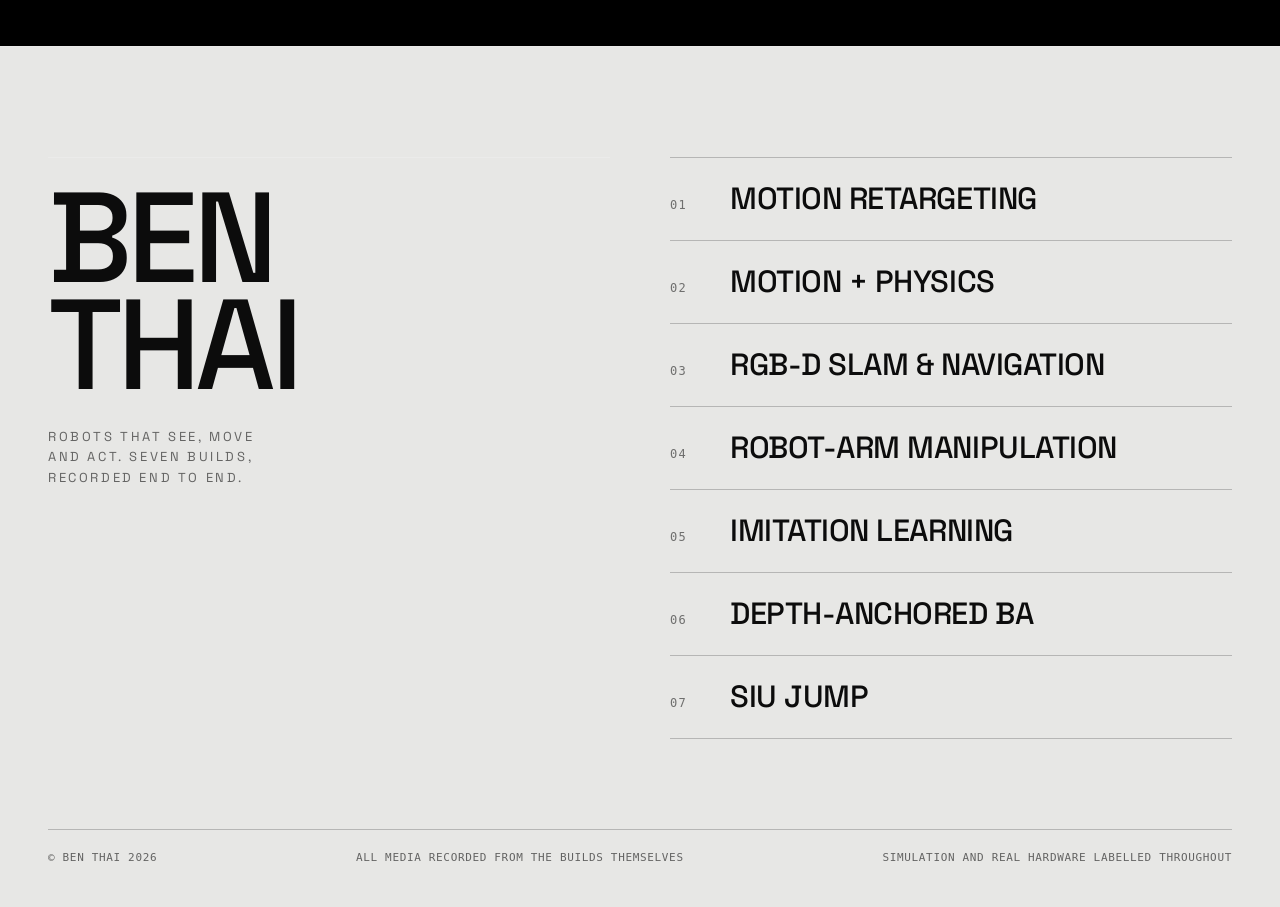
<file: reports/04-robot-arm.html>
<!DOCTYPE html>
<html lang="en">
<head>
<meta charset="utf-8">
<meta name="viewport" content="width=device-width, initial-scale=1">
<title>Ben Thai — UR5e manipulation with MoveIt 2 · Technical report</title>
<meta name="description" content="Technical report: UR5e manipulation with MoveIt 2.">
<link rel="icon" href="data:image/svg+xml,%3Csvg xmlns='http://www.w3.org/2000/svg' viewBox='0 0 16 16'%3E%3Crect width='16' height='16' fill='%23000'/%3E%3Crect x='3' y='3' width='5' height='5' fill='%23fff'/%3E%3Crect x='9' y='9' width='4' height='4' fill='%23fff'/%3E%3C/svg%3E">
<link rel="stylesheet" href="../assets/site.css">
<style>
.report{position:relative;z-index:1;max-width:980px;margin:0 auto;
  padding:190px 32px 96px;color:var(--paper)}
.report__kicker,.report__eyebrow{font-family:var(--display);font-size:12px;
  letter-spacing:.26em;text-transform:uppercase;color:var(--faint);margin:0 0 18px}
.report h1{font-family:var(--display);font-size:clamp(34px,5.4vw,64px);
  line-height:1.02;letter-spacing:-.025em;font-weight:500;margin:0 0 38px;
  color:var(--white);max-width:18ch}
.report h2{font-family:var(--display);font-size:clamp(22px,2.6vw,30px);
  font-weight:500;letter-spacing:-.01em;margin:64px 0 18px;padding-top:26px;
  border-top:1px solid var(--rule);color:var(--white)}
.report h3{font-family:var(--display);font-size:19px;font-weight:500;margin:32px 0 12px}
.report p,.report li{font-size:16px;line-height:1.75;color:var(--paper);max-width:78ch}
.report p{margin:0 0 18px}
.report ul,.report ol{padding-left:22px;margin:0 0 20px}
.report li{margin:0 0 8px}
.report a{text-decoration:underline;text-underline-offset:3px;
  text-decoration-color:var(--rule);color:var(--white)}
.report a:hover{text-decoration-color:var(--white)}
.report strong{color:var(--white);font-weight:600}
.report hr{border:0;border-top:1px solid var(--rule);margin:40px 0}
.report code{font-family:var(--mono);font-size:.88em;color:var(--white);
  background:rgba(255,255,255,.08);padding:2px 6px;border-radius:3px}
.report pre{background:#0b0b0b;border:1px solid var(--rule);border-radius:4px;
  padding:20px 22px;overflow-x:auto;margin:0 0 26px}
.report pre code{background:none;padding:0;font-size:13px;line-height:1.65;color:var(--paper)}
.report table{border-collapse:collapse;width:100%;margin:0 0 28px;font-size:14px}
.report th,.report td{text-align:left;padding:11px 14px;
  border-bottom:1px solid var(--rule);vertical-align:top}
.report th{font-family:var(--display);font-size:12px;letter-spacing:.12em;
  text-transform:uppercase;color:var(--faint);font-weight:500;white-space:nowrap}
.report td{color:var(--paper)}
.report tbody tr:hover{background:rgba(255,255,255,.03)}
.report__pager{display:flex;justify-content:space-between;gap:24px;
  border-top:1px solid var(--rule);padding:28px 0 0;margin-top:72px}
.report__pager a{font-family:var(--display);font-size:13px;letter-spacing:.14em;
  text-transform:uppercase;text-decoration:none}
.report__pager small{display:block;color:var(--faint);font-size:11px;margin-bottom:6px}
@media(max-width:720px){
  .report{padding:132px 22px 72px}
  .report table{font-size:12px;display:block;overflow-x:auto;white-space:nowrap}
}
</style>
</head>
<body>
<nav class="nav" aria-label="Primary">
  <div class="nav__left">
    <a class="nav__back" href="../">← All projects</a>
    <span class="nav__sep"></span>
    <a class="nav__brand" href="index.html">
      <svg class="nav__mark" viewBox="0 0 20 20" aria-hidden="true"><rect x="0" y="0" width="8" height="8"/><rect x="10" y="0" width="4" height="4"/><rect x="10" y="6" width="10" height="8"/><rect x="0" y="10" width="8" height="6"/></svg>
      Technical reports
    </a>
  </div>
  <div class="nav__links">
    <a href="index.html">Index</a>
    <a href="../robot-arm/">Project page</a>
    <a href="../">Home</a>
  </div>
  <button class="nav__toggle" aria-label="Open menu" aria-expanded="false"><span></span></button>
</nav>
<div class="nav__menu" id="navmenu">
  <a href="../">← All projects</a>
  <a href="index.html">Reports index</a>
  <a href="../robot-arm/">Project page</a>
</div>
<main class="report">
  <p class="report__kicker">Technical report · 04 / 05</p>
  <h1>UR5e manipulation with MoveIt 2</h1>
  <article class="report__body">
<p><strong>Project:</strong> Five-phase industrial-arm program (i01–i05) on a simulated UR5e,
ending in a perception-driven pick-and-place mission.
<strong>Demo:</strong> <a href="https://benthaii.github.io/robotics_portfolio/robot-arm/">https://benthaii.github.io/robotics_portfolio/robot-arm/</a>
<strong>Scope:</strong> Gazebo simulation only. No physical arm was driven.</p>
<hr />
<h2>1. What was built</h2>
<p>A five-phase ladder, each phase with a runbook and study doc:</p>
<table>
<thead>
<tr>
<th>phase</th>
<th>content</th>
</tr>
</thead>
<tbody>
<tr>
<td>i01</td>
<td><code>ros2_control</code> bring-up of UR5e in Gazebo — controllers, joint state</td>
</tr>
<tr>
<td>i02</td>
<td>Kinematics with MoveIt 2 — planning, IK/FK</td>
</tr>
<tr>
<td>i03</td>
<td>Scripted missions — programmed motion sequences</td>
</tr>
<tr>
<td>i04</td>
<td>RGB-D perception for the arm</td>
</tr>
<tr>
<td>i05</td>
<td>Pick-and-place mission — sense → plan → grasp → place</td>
</tr>

</table>
<p>The mission ran twice in the live sim, both times end to end.</p>
<h2>2. Stack</h2>
<p>ROS 2 Jazzy · MoveIt 2 · ros2_control · Gazebo (gz sim) · UR5e URDF ·
RGB-D perception (camera + depth pipeline) · YOLO-segmentation target mask.</p>
<h2>3. Perception → planning → grasp</h2>
<p>The grasp target comes from the camera, not a hardcoded pose:</p>
<pre><code>Gazebo camera frame
  → YOLO detection box + segmentation mask
  → mask becomes a MoveIt planning-scene collision object
  → planner respects table, target and gripper
  → grasp goal handed to MoveIt
  → execute on ros2_control joint trajectory controllers
</code></pre>
<p>MoveIt 2 planning-scene collision objects are added and updated at runtime, so
plans respect the changing scene rather than a static world model.</p>
<h2>4. Result</h2>
<p>OBSERVED from the live mission run:</p>
<ul>
<li><strong>Camera → plan → grasp → place</strong> completed end to end</li>
<li><strong>1</strong> camera-derived grasp target — never hardcoded</li>
<li><strong>Collision objects</strong> added to the planning scene at runtime</li>
</ul>
<p>The perception figure shows the live run: camera frame with detection box,
predicted mask, and the blend; the mask becomes the planning-scene object the
arm plans around and grasps.</p>
<h2>5. Engineering rigour</h2>
<p>Same predict-then-run discipline as the mobile-robot track: runbooks state
expected observations, and the six live findings record defects and behaviours
with root causes rather than silent patches. Acceptance was a live-tested PASS,
not code-review-only completion.</p>
<h2>6. Honest scope</h2>
<ul>
<li><strong>Simulation only</strong> — every result in this track runs in Gazebo against
  the simulated UR5e; no physical-robot operation is claimed.</li>
<li>i01–i05 prove pipeline competence in manipulation simulation, not industrial
  deployment experience.</li>
<li>No invented metrics: the six findings, PASS ×2 and stage counts are the
  verified record. No success rates or accuracy numbers without a source.</li>
<li>Self-directed learning program — no employer, title or dates attached.
  AI-assisted development: designed and verified by the author, executed with
  AI coding tools.</li>
</ul>
<h2>7. Reproduce</h2>
<pre><code class="language-bash"># ROS 2 Jazzy + Gazebo + MoveIt 2:
#   i01 ros2_control bring-up → i02 MoveIt kinematics → i03 scripted missions
#   → i04 RGB-D perception → i05 perception-driven pick-and-place
</code></pre>
  </article>
  <nav class="report__pager" aria-label="Reports">
    <a href="03-mobile-robot.html"><small>← Previous report</small>RGB-D SLAM and navigation on a real mobile robot</a><a href="cpp-ik-port.html"><small>Next report →</small>C++ port — bounded differential IK / retargeting</a>
  </nav>
</main>
<footer class="index" id="index">
  <div class="index__inner">
    <div>
      <h2 class="index__word">Ben<br>Thai</h2>
      <p class="index__tag">Robots that see, move and act. Seven builds, recorded end to end.</p>
    </div>
    <ol class="index__list">
      <li><a href="../motion-retargeting/"><span class="num">01</span> Motion retargeting</a></li>
      <li><a href="../motion-physics/"><span class="num">02</span> Motion + physics</a></li>
      <li><a href="../mobile-robot/"><span class="num">03</span> RGB-D SLAM &amp; navigation</a></li>
      <li><a href="../robot-arm/"><span class="num">04</span> Robot-arm manipulation</a></li>
      <li><a href="../imitation-learning/"><span class="num">05</span> Imitation learning</a></li>
      <li><a href="../depth-anchor/"><span class="num">06</span> Depth-anchored BA</a></li>
      <li><a href="../siu-jump/"><span class="num">07</span> SIU jump</a></li>
    </ol>
  </div>
  <div class="index__foot">
    <span>© Ben Thai 2026</span>
    <span>All media recorded from the builds themselves</span>
    <span>Simulation and real hardware labelled throughout</span>
  </div>
</footer>
<script src="../assets/site.js"></script>
</body>
</html>
</file>
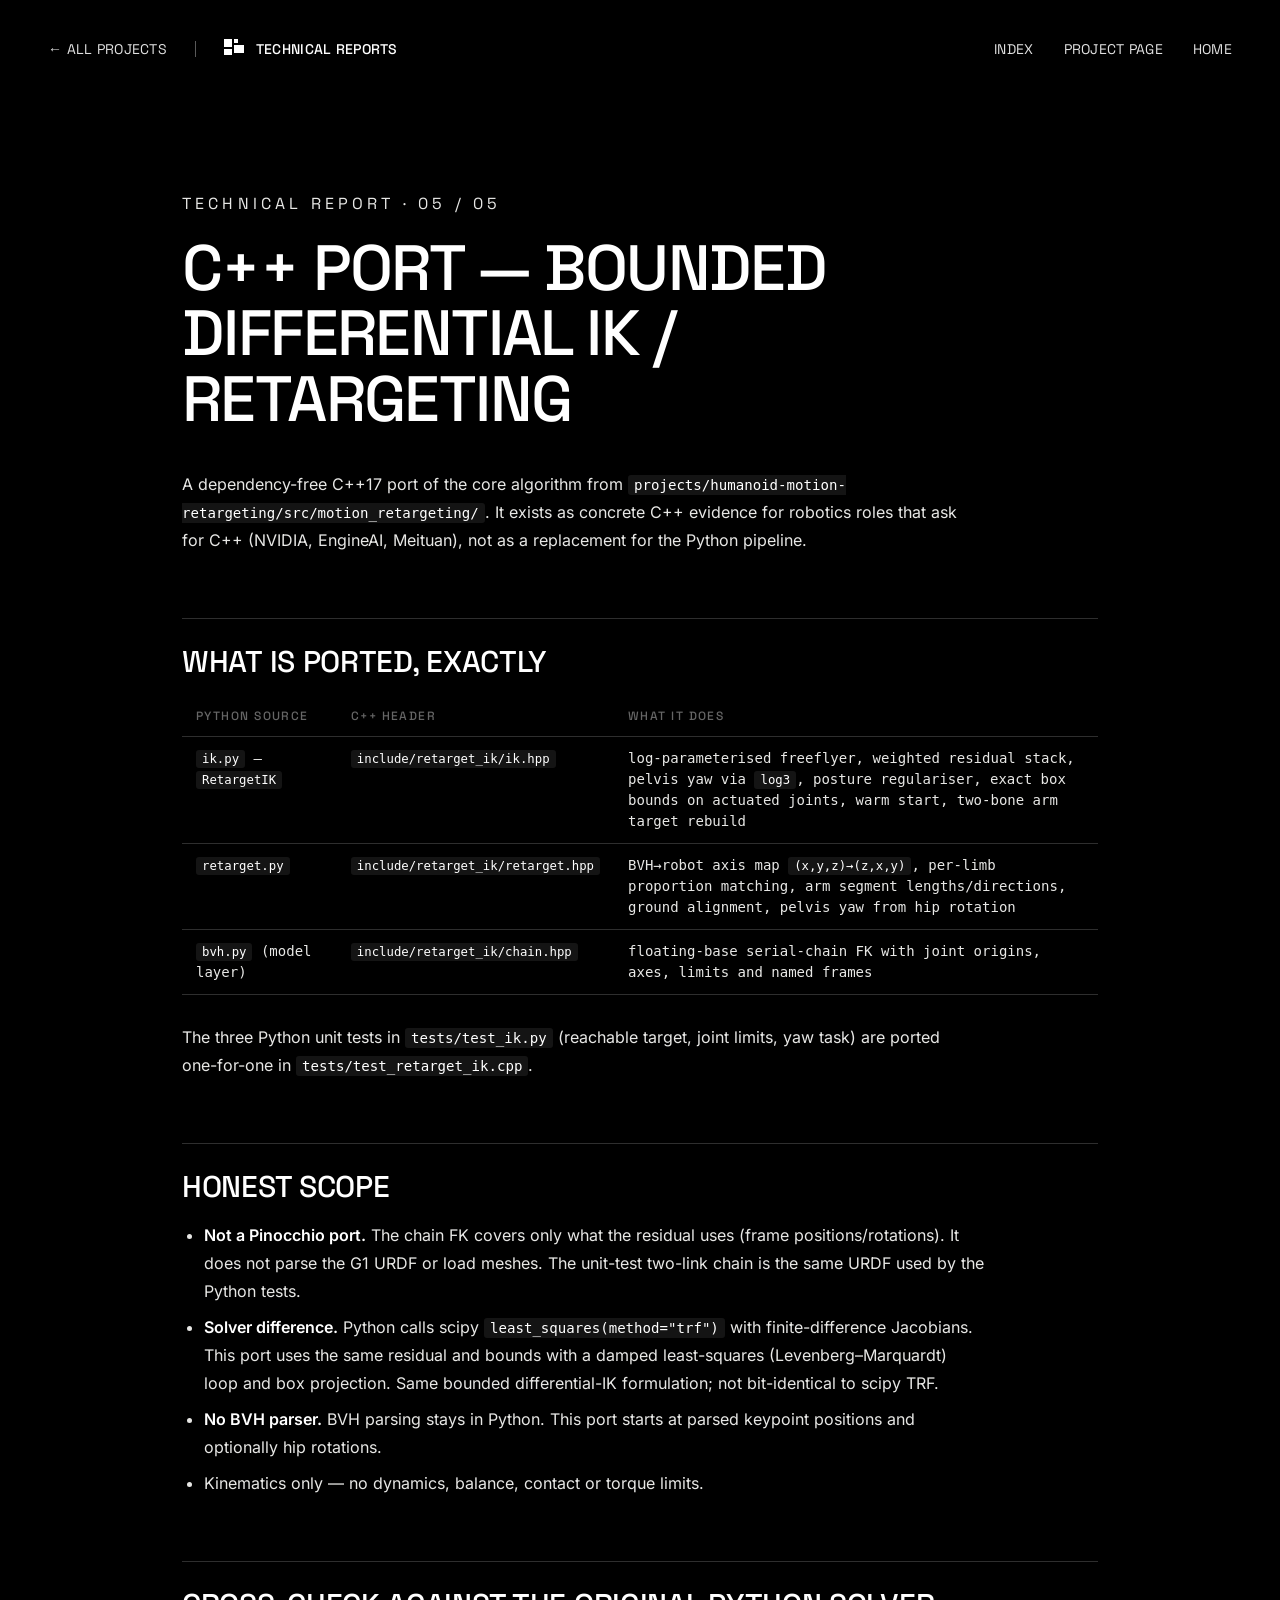
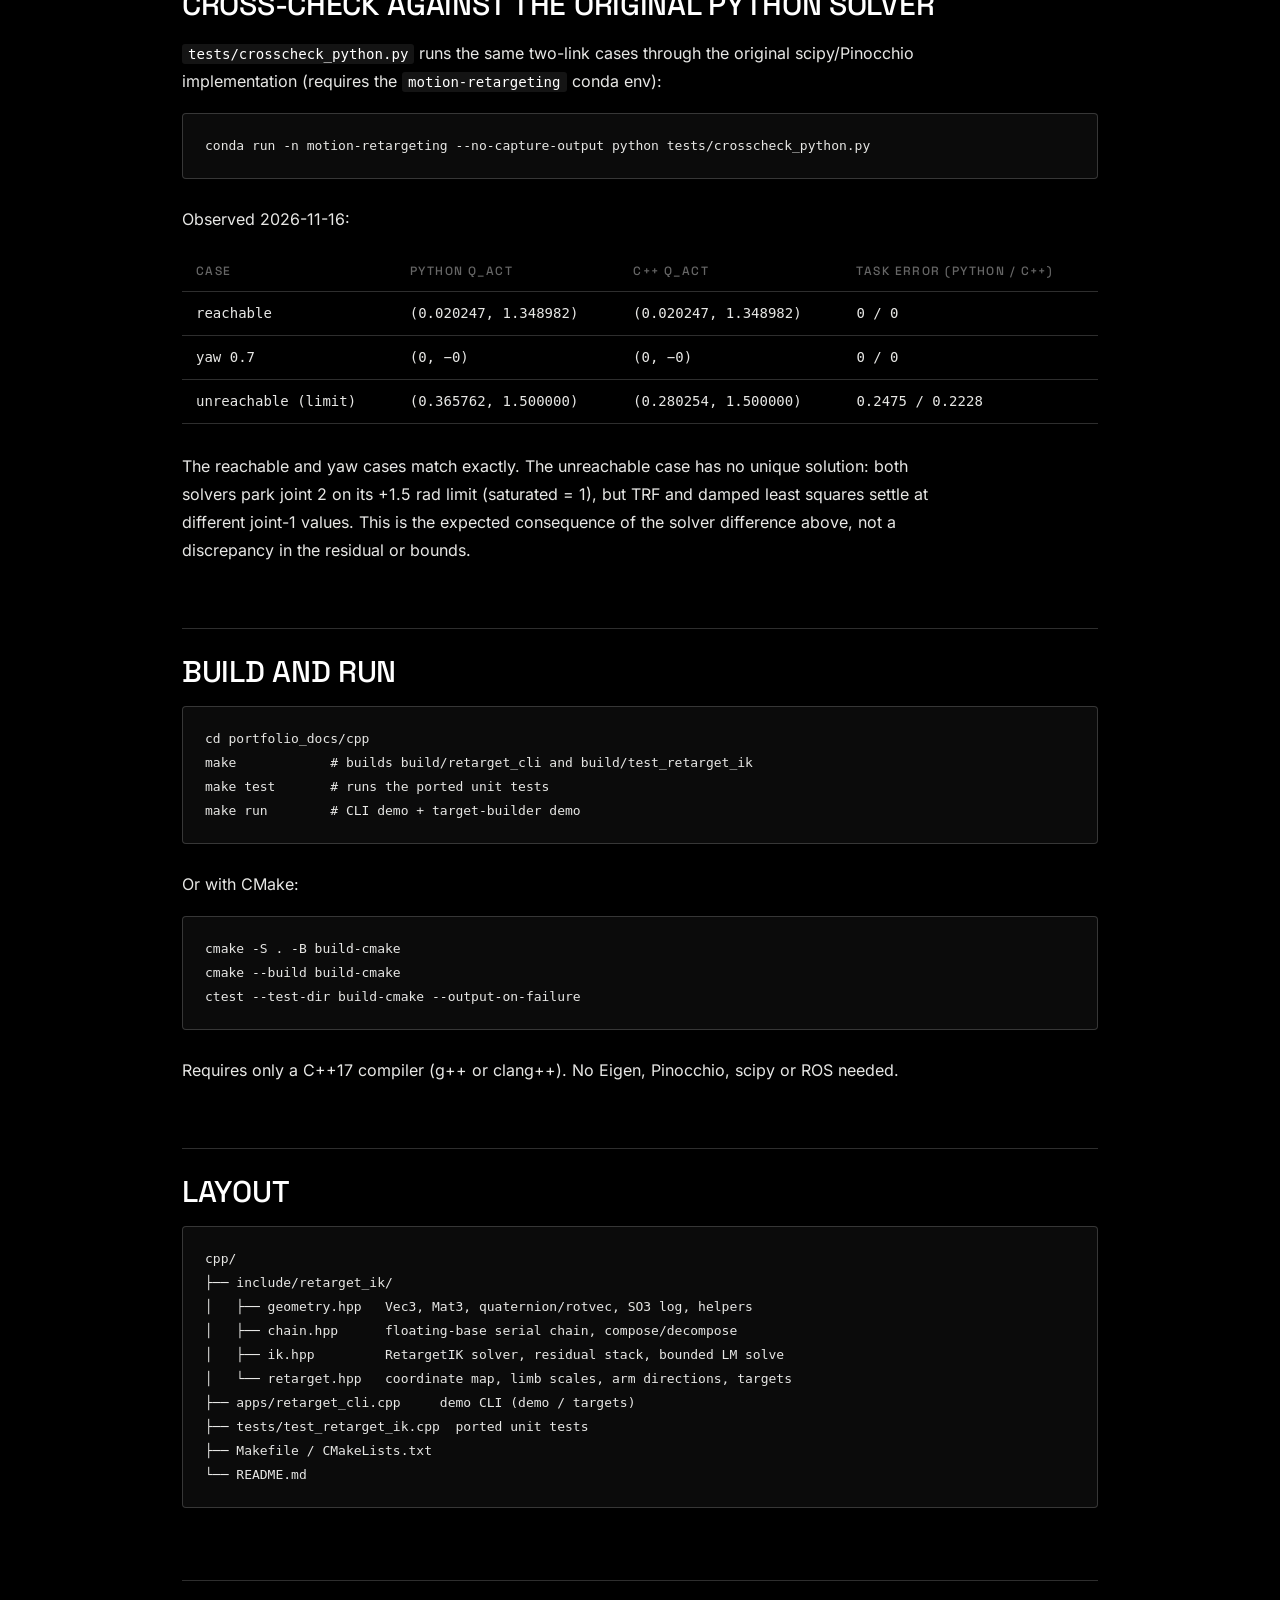
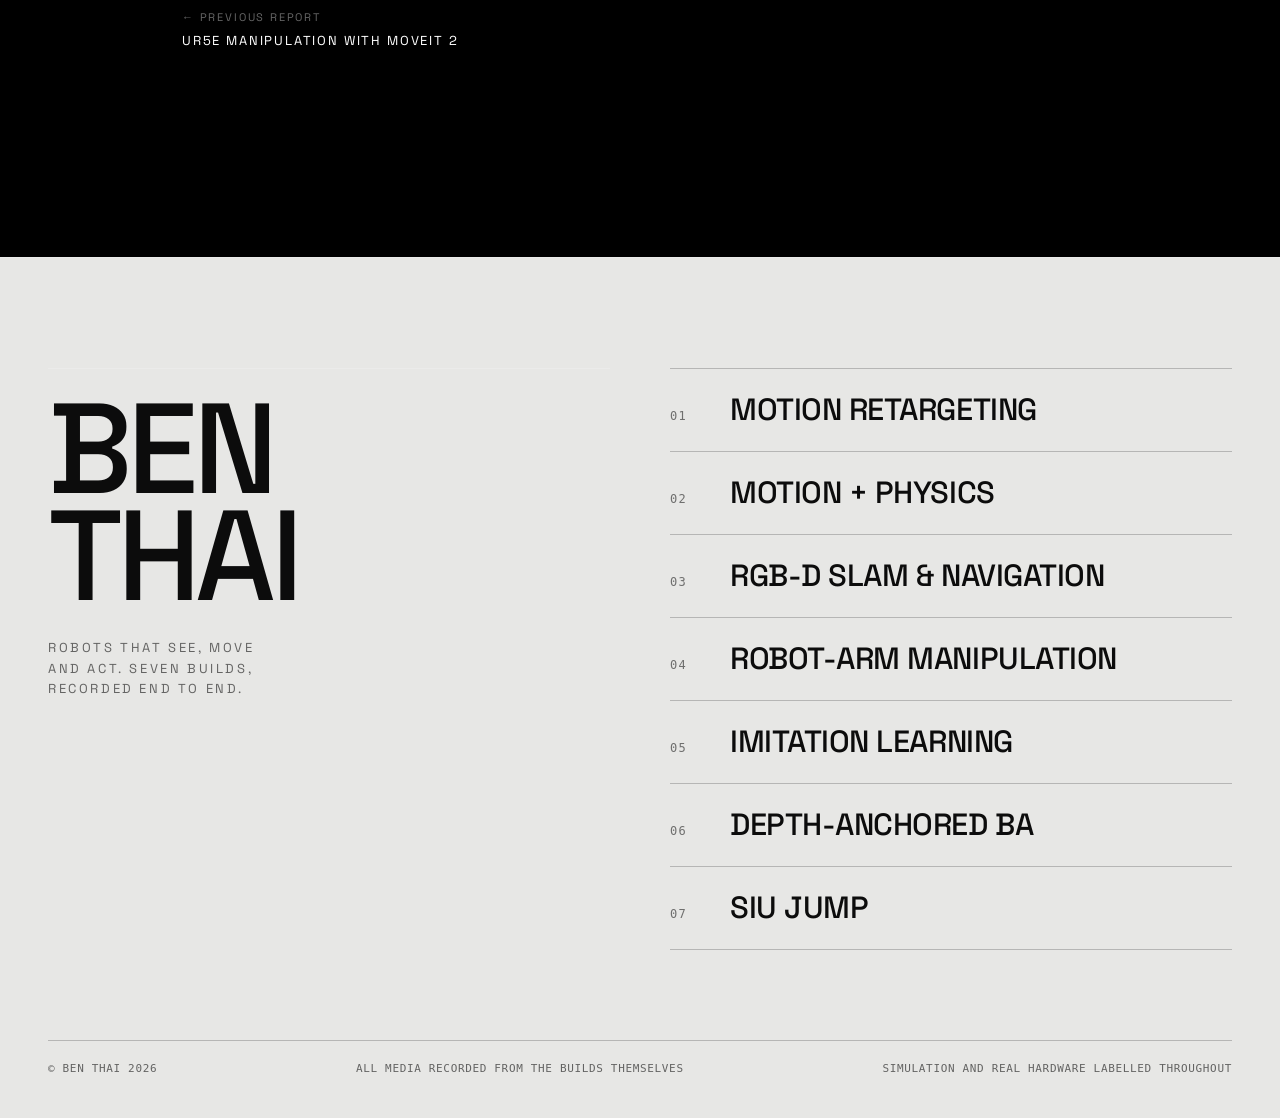
<file: reports/cpp-ik-port.html>
<!DOCTYPE html>
<html lang="en">
<head>
<meta charset="utf-8">
<meta name="viewport" content="width=device-width, initial-scale=1">
<title>Ben Thai — C++ port — bounded differential IK / retargeting · Technical report</title>
<meta name="description" content="Technical report: C++ port — bounded differential IK / retargeting.">
<link rel="icon" href="data:image/svg+xml,%3Csvg xmlns='http://www.w3.org/2000/svg' viewBox='0 0 16 16'%3E%3Crect width='16' height='16' fill='%23000'/%3E%3Crect x='3' y='3' width='5' height='5' fill='%23fff'/%3E%3Crect x='9' y='9' width='4' height='4' fill='%23fff'/%3E%3C/svg%3E">
<link rel="stylesheet" href="../assets/site.css">
<style>
.report{position:relative;z-index:1;max-width:980px;margin:0 auto;
  padding:190px 32px 96px;color:var(--paper)}
.report__kicker,.report__eyebrow{font-family:var(--display);font-size:12px;
  letter-spacing:.26em;text-transform:uppercase;color:var(--faint);margin:0 0 18px}
.report h1{font-family:var(--display);font-size:clamp(34px,5.4vw,64px);
  line-height:1.02;letter-spacing:-.025em;font-weight:500;margin:0 0 38px;
  color:var(--white);max-width:18ch}
.report h2{font-family:var(--display);font-size:clamp(22px,2.6vw,30px);
  font-weight:500;letter-spacing:-.01em;margin:64px 0 18px;padding-top:26px;
  border-top:1px solid var(--rule);color:var(--white)}
.report h3{font-family:var(--display);font-size:19px;font-weight:500;margin:32px 0 12px}
.report p,.report li{font-size:16px;line-height:1.75;color:var(--paper);max-width:78ch}
.report p{margin:0 0 18px}
.report ul,.report ol{padding-left:22px;margin:0 0 20px}
.report li{margin:0 0 8px}
.report a{text-decoration:underline;text-underline-offset:3px;
  text-decoration-color:var(--rule);color:var(--white)}
.report a:hover{text-decoration-color:var(--white)}
.report strong{color:var(--white);font-weight:600}
.report hr{border:0;border-top:1px solid var(--rule);margin:40px 0}
.report code{font-family:var(--mono);font-size:.88em;color:var(--white);
  background:rgba(255,255,255,.08);padding:2px 6px;border-radius:3px}
.report pre{background:#0b0b0b;border:1px solid var(--rule);border-radius:4px;
  padding:20px 22px;overflow-x:auto;margin:0 0 26px}
.report pre code{background:none;padding:0;font-size:13px;line-height:1.65;color:var(--paper)}
.report table{border-collapse:collapse;width:100%;margin:0 0 28px;font-size:14px}
.report th,.report td{text-align:left;padding:11px 14px;
  border-bottom:1px solid var(--rule);vertical-align:top}
.report th{font-family:var(--display);font-size:12px;letter-spacing:.12em;
  text-transform:uppercase;color:var(--faint);font-weight:500;white-space:nowrap}
.report td{color:var(--paper)}
.report tbody tr:hover{background:rgba(255,255,255,.03)}
.report__pager{display:flex;justify-content:space-between;gap:24px;
  border-top:1px solid var(--rule);padding:28px 0 0;margin-top:72px}
.report__pager a{font-family:var(--display);font-size:13px;letter-spacing:.14em;
  text-transform:uppercase;text-decoration:none}
.report__pager small{display:block;color:var(--faint);font-size:11px;margin-bottom:6px}
@media(max-width:720px){
  .report{padding:132px 22px 72px}
  .report table{font-size:12px;display:block;overflow-x:auto;white-space:nowrap}
}
</style>
</head>
<body>
<nav class="nav" aria-label="Primary">
  <div class="nav__left">
    <a class="nav__back" href="../">← All projects</a>
    <span class="nav__sep"></span>
    <a class="nav__brand" href="index.html">
      <svg class="nav__mark" viewBox="0 0 20 20" aria-hidden="true"><rect x="0" y="0" width="8" height="8"/><rect x="10" y="0" width="4" height="4"/><rect x="10" y="6" width="10" height="8"/><rect x="0" y="10" width="8" height="6"/></svg>
      Technical reports
    </a>
  </div>
  <div class="nav__links">
    <a href="index.html">Index</a>
    <a href="../motion-retargeting/">Project page</a>
    <a href="../">Home</a>
  </div>
  <button class="nav__toggle" aria-label="Open menu" aria-expanded="false"><span></span></button>
</nav>
<div class="nav__menu" id="navmenu">
  <a href="../">← All projects</a>
  <a href="index.html">Reports index</a>
  <a href="../motion-retargeting/">Project page</a>
</div>
<main class="report">
  <p class="report__kicker">Technical report · 05 / 05</p>
  <h1>C++ port — bounded differential IK / retargeting</h1>
  <article class="report__body">
<p>A dependency-free C++17 port of the core algorithm from
<code>projects/humanoid-motion-retargeting/src/motion_retargeting/</code>. It exists as
concrete C++ evidence for robotics roles that ask for C++ (NVIDIA, EngineAI,
Meituan), not as a replacement for the Python pipeline.</p>
<h2>What is ported, exactly</h2>
<table>
<thead>
<tr>
<th>Python source</th>
<th>C++ header</th>
<th>What it does</th>
</tr>
</thead>
<tbody>
<tr>
<td><code>ik.py</code> — <code>RetargetIK</code></td>
<td><code>include/retarget_ik/ik.hpp</code></td>
<td>log-parameterised freeflyer, weighted residual stack, pelvis yaw via <code>log3</code>, posture regulariser, exact box bounds on actuated joints, warm start, two-bone arm target rebuild</td>
</tr>
<tr>
<td><code>retarget.py</code></td>
<td><code>include/retarget_ik/retarget.hpp</code></td>
<td>BVH→robot axis map <code>(x,y,z)→(z,x,y)</code>, per-limb proportion matching, arm segment lengths/directions, ground alignment, pelvis yaw from hip rotation</td>
</tr>
<tr>
<td><code>bvh.py</code> (model layer)</td>
<td><code>include/retarget_ik/chain.hpp</code></td>
<td>floating-base serial-chain FK with joint origins, axes, limits and named frames</td>
</tr>
</tbody>
</table>
<p>The three Python unit tests in <code>tests/test_ik.py</code> (reachable target, joint
limits, yaw task) are ported one-for-one in <code>tests/test_retarget_ik.cpp</code>.</p>
<h2>Honest scope</h2>
<ul>
<li><strong>Not a Pinocchio port.</strong> The chain FK covers only what the residual uses
  (frame positions/rotations). It does not parse the G1 URDF or load meshes.
  The unit-test two-link chain is the same URDF used by the Python tests.</li>
<li><strong>Solver difference.</strong> Python calls scipy <code>least_squares(method="trf")</code> with
  finite-difference Jacobians. This port uses the same residual and bounds with
  a damped least-squares (Levenberg–Marquardt) loop and box projection. Same
  bounded differential-IK formulation; not bit-identical to scipy TRF.</li>
<li><strong>No BVH parser.</strong> BVH parsing stays in Python. This port starts at parsed
  keypoint positions and optionally hip rotations.</li>
<li>Kinematics only — no dynamics, balance, contact or torque limits.</li>
</ul>
<h2>Cross-check against the original Python solver</h2>
<p><code>tests/crosscheck_python.py</code> runs the same two-link cases through the original
scipy/Pinocchio implementation (requires the <code>motion-retargeting</code> conda env):</p>
<pre><code class="language-bash">conda run -n motion-retargeting --no-capture-output python tests/crosscheck_python.py
</code></pre>
<p>Observed 2026-11-16:</p>
<table>
<thead>
<tr>
<th>case</th>
<th>Python q_act</th>
<th>C++ q_act</th>
<th>task error (Python / C++)</th>
</tr>
</thead>
<tbody>
<tr>
<td>reachable</td>
<td>(0.020247, 1.348982)</td>
<td>(0.020247, 1.348982)</td>
<td>0 / 0</td>
</tr>
<tr>
<td>yaw 0.7</td>
<td>(0, −0)</td>
<td>(0, −0)</td>
<td>0 / 0</td>
</tr>
<tr>
<td>unreachable (limit)</td>
<td>(0.365762, 1.500000)</td>
<td>(0.280254, 1.500000)</td>
<td>0.2475 / 0.2228</td>
</tr>
</tbody>
</table>
<p>The reachable and yaw cases match exactly. The unreachable case has no unique
solution: both solvers park joint 2 on its +1.5 rad limit (saturated = 1), but
TRF and damped least squares settle at different joint-1 values. This is the
expected consequence of the solver difference above, not a discrepancy in the
residual or bounds.</p>
<h2>Build and run</h2>
<pre><code class="language-bash">cd portfolio_docs/cpp
make            # builds build/retarget_cli and build/test_retarget_ik
make test       # runs the ported unit tests
make run        # CLI demo + target-builder demo
</code></pre>
<p>Or with CMake:</p>
<pre><code class="language-bash">cmake -S . -B build-cmake
cmake --build build-cmake
ctest --test-dir build-cmake --output-on-failure
</code></pre>
<p>Requires only a C++17 compiler (g++ or clang++). No Eigen, Pinocchio, scipy or
ROS needed.</p>
<h2>Layout</h2>
<pre><code>cpp/
├── include/retarget_ik/
│   ├── geometry.hpp   Vec3, Mat3, quaternion/rotvec, SO3 log, helpers
│   ├── chain.hpp      floating-base serial chain, compose/decompose
│   ├── ik.hpp         RetargetIK solver, residual stack, bounded LM solve
│   └── retarget.hpp   coordinate map, limb scales, arm directions, targets
├── apps/retarget_cli.cpp     demo CLI (demo / targets)
├── tests/test_retarget_ik.cpp  ported unit tests
├── Makefile / CMakeLists.txt
└── README.md
</code></pre>
  </article>
  <nav class="report__pager" aria-label="Reports">
    <a href="04-robot-arm.html"><small>← Previous report</small>UR5e manipulation with MoveIt 2</a>
  </nav>
</main>
<footer class="index" id="index">
  <div class="index__inner">
    <div>
      <h2 class="index__word">Ben<br>Thai</h2>
      <p class="index__tag">Robots that see, move and act. Seven builds, recorded end to end.</p>
    </div>
    <ol class="index__list">
      <li><a href="../motion-retargeting/"><span class="num">01</span> Motion retargeting</a></li>
      <li><a href="../motion-physics/"><span class="num">02</span> Motion + physics</a></li>
      <li><a href="../mobile-robot/"><span class="num">03</span> RGB-D SLAM &amp; navigation</a></li>
      <li><a href="../robot-arm/"><span class="num">04</span> Robot-arm manipulation</a></li>
      <li><a href="../imitation-learning/"><span class="num">05</span> Imitation learning</a></li>
      <li><a href="../depth-anchor/"><span class="num">06</span> Depth-anchored BA</a></li>
      <li><a href="../siu-jump/"><span class="num">07</span> SIU jump</a></li>
    </ol>
  </div>
  <div class="index__foot">
    <span>© Ben Thai 2026</span>
    <span>All media recorded from the builds themselves</span>
    <span>Simulation and real hardware labelled throughout</span>
  </div>
</footer>
<script src="../assets/site.js"></script>
</body>
</html>
</file>
<file: assets/site.css>
/* site.css — shared design system for the whole portfolio.
   Figure-inspired: near-black full-screen sections, full-bleed media, quiet
   uppercase navigation, bottom-left type, one restrained outline CTA, and a
   light numbered index footer. No cards, no decorative gradients (the only
   gradient is the readability scrim over video), no badges, no heavy borders.
   Fonts are self-hosted so the site works with no network at view time. */

@font-face{
  font-family:"Inter";
  src:url("font/inter-latin.woff2") format("woff2");
  font-weight:100 900; font-style:normal; font-display:swap;
}
@font-face{
  font-family:"Space Grotesk";
  src:url("font/space-grotesk-latin.woff2") format("woff2");
  font-weight:300 700; font-style:normal; font-display:swap;
}

:root{
  --black:#000;
  --ink:#0c0c0c;
  --paper:#e7e7e5;
  --white:#fff;
  --dim:rgba(255,255,255,.64);
  --faint:rgba(255,255,255,.40);
  --rule:rgba(255,255,255,.18);
  --rule-dark:rgba(12,12,12,.22);
  --pad:48px;
  --display:"Space Grotesk","Helvetica Neue",Arial,sans-serif;
  --body:"Inter","Helvetica Neue",Arial,sans-serif;
  --mono:ui-monospace,SFMono-Regular,Menlo,Consolas,"DejaVu Sans Mono",monospace;
}

*{box-sizing:border-box}
html{scroll-behavior:smooth}
body{margin:0;background:var(--black);color:var(--white);
  font-family:var(--body);font-size:16px;line-height:1.5;
  -webkit-font-smoothing:antialiased;text-rendering:optimizeLegibility}
a{color:inherit;text-decoration:none}
a:hover{text-decoration:none}
img,video{display:block;max-width:100%}
::selection{background:#fff;color:#000}

/* ------------------------------------------------------------------ nav --- */
.nav{position:fixed;top:0;left:0;right:0;z-index:100;height:98px;
  display:flex;align-items:center;justify-content:space-between;gap:24px;
  padding:0 var(--pad);
  /* readability band: several project clips are light screen captures */
  background:linear-gradient(to bottom, rgba(0,0,0,.82) 0%, rgba(0,0,0,.34) 58%, rgba(0,0,0,0) 100%);
  transition:color .35s ease,background .35s ease}
.nav__brand{display:flex;align-items:center;gap:12px;flex:0 0 auto;
  font-family:var(--display);font-size:14px;font-weight:500;
  letter-spacing:.28px;text-transform:uppercase;white-space:nowrap}
.nav__mark{width:20px;height:20px;flex:0 0 auto;display:block}
.nav__mark rect{fill:currentColor}
.nav__links{display:flex;align-items:center;gap:30px;flex-wrap:wrap;justify-content:flex-end}
.nav__links a,.nav__back{font-family:var(--display);font-size:14px;font-weight:400;
  letter-spacing:.28px;text-transform:uppercase;color:currentColor;opacity:.88;
  transition:opacity .2s ease}
.nav__links a:hover,.nav__back:hover{opacity:.5}
.nav__left{display:flex;align-items:center;gap:28px;min-width:0}
.nav__sep{width:1px;height:16px;background:currentColor;opacity:.35}
/* over the light index footer */
.nav.is-dark{color:var(--ink);background:transparent}
.nav.is-dark .nav__mark rect{fill:var(--ink)}

.nav__toggle{display:none;width:44px;height:44px;border:1px solid rgba(255,255,255,.5);
  border-radius:999px;background:transparent;color:#fff;cursor:pointer;
  align-items:center;justify-content:center;padding:0}
.nav__toggle span{display:block;width:16px;height:1px;background:currentColor;position:relative}
.nav__toggle span::before,.nav__toggle span::after{content:"";position:absolute;left:0;
  width:16px;height:1px;background:currentColor}
.nav__toggle span::before{top:-5px} .nav__toggle span::after{top:5px}
.nav.is-dark .nav__toggle{border-color:var(--rule-dark);color:var(--ink)}
.nav__menu{position:fixed;inset:0;z-index:99;background:#000;display:none;
  flex-direction:column;justify-content:center;gap:6px;padding:0 var(--pad)}
.nav__menu.is-open{display:flex}
.nav__menu a{font-family:var(--display);font-size:clamp(28px,7vw,48px);
  font-weight:500;text-transform:uppercase;letter-spacing:-.01em;padding:10px 0;
  border-bottom:1px solid var(--rule)}

/* ----------------------------------------------------------------- hero --- */
.hero{position:relative;min-height:100svh;display:grid;
  grid-template-columns:minmax(0,1fr) auto;align-items:end;gap:40px;
  padding:140px var(--pad) var(--pad);overflow:hidden;background:var(--black)}
.hero__media{position:absolute;inset:0;z-index:0;background:#000}
.hero__media video,.hero__media img{width:100%;height:100%;object-fit:cover;background:#000}
.hero--contain .hero__media video,.hero--contain .hero__media img{object-fit:contain}
.hero__scrim{position:absolute;inset:0;z-index:1;pointer-events:none;
  background:
    linear-gradient(to top, #000 0%, rgba(0,0,0,.94) 12%, rgba(0,0,0,.58) 32%, rgba(0,0,0,.06) 62%),
    linear-gradient(to right, rgba(0,0,0,.42) 0%, rgba(0,0,0,0) 55%);}
.hero--open .hero__scrim{
  background:
    linear-gradient(to top, rgba(0,0,0,.92) 0%, rgba(0,0,0,.42) 30%, rgba(0,0,0,.04) 68%),
    linear-gradient(to right, rgba(0,0,0,.35) 0%, rgba(0,0,0,0) 60%);}
/* "stage": the footage sits in the upper part of the screen, uncropped and
   undimmed, with pure black below it for the type. Used for light / wide
   screen-capture footage that a full-bleed cover would crop or wash out. */
.hero--stage .hero__media{bottom:38%}
.hero--stage .hero__media video,.hero--stage .hero__media img{object-fit:contain}
.hero--stage .hero__scrim{background:none}
.hero__content{position:relative;z-index:2;max-width:540px;min-width:0}
@keyframes heroRise{from{opacity:0;transform:translateY(14px)}to{opacity:1;transform:none}}
.hero__content{animation:heroRise .7s ease both}
@media (prefers-reduced-motion:reduce){.hero__content{animation:none}}
.hero__kicker{font-family:var(--display);font-size:11px;font-weight:500;
  letter-spacing:.24em;text-transform:uppercase;color:var(--dim);margin:0 0 20px}
.hero__title{font-family:var(--display);font-weight:500;text-transform:uppercase;
  letter-spacing:-.015em;line-height:1.08;margin:0;
  font-size:clamp(24px,2.0vw,30px)}
.hero--open .hero__title{font-size:clamp(34px,3.4vw,50px);line-height:1.04;
  letter-spacing:-.025em;max-width:16ch}
.hero__desc{font-size:17px;line-height:1.45;color:rgba(255,255,255,.86);
  margin:18px 0 0;max-width:460px}
.hero__result{margin-top:28px;padding-top:18px;border-top:1px solid var(--rule);
  display:flex;align-items:baseline;gap:16px;flex-wrap:wrap}
.hero__result .n{font-family:var(--display);font-size:30px;font-weight:500;
  letter-spacing:-.02em;line-height:1;white-space:nowrap}
.hero__result .l{font-size:12.5px;color:var(--dim);line-height:1.4}
.hero__result .e{font-family:var(--mono);font-size:10px;letter-spacing:.16em;
  color:var(--faint);text-transform:uppercase;white-space:nowrap}
.hero__cta{position:relative;z-index:3;justify-self:end;align-self:end;
  display:inline-flex;align-items:center;gap:16px;white-space:nowrap;
  border:1px solid rgba(255,255,255,.55);border-radius:999px;padding:14px 22px;
  font-family:var(--display);font-size:13px;font-weight:500;letter-spacing:.1em;
  text-transform:uppercase;transition:background .25s ease,color .25s ease,border-color .25s ease}
.hero__cta:hover{background:#fff;color:#000;border-color:#fff}
.hero__cta svg{width:12px;height:13px;flex:0 0 auto}
.hero__cta svg path{stroke:currentColor}

/* --------------------------------------------------------- light index --- */
.index{background:var(--paper);color:var(--ink);padding:110px var(--pad) 40px}
.index__inner{max-width:1400px;margin:0 auto;display:grid;
  grid-template-columns:1fr 1fr;gap:60px;align-items:start}
.index__word{font-family:var(--display);font-size:clamp(64px,10vw,148px);
  font-weight:500;line-height:.84;letter-spacing:-.045em;text-transform:uppercase;margin:0}
.index__tag{font-family:var(--display);font-size:13px;letter-spacing:.2em;
  text-transform:uppercase;color:rgba(12,12,12,.6);margin:28px 0 0;max-width:26ch;line-height:1.6}
.index__list{list-style:none;margin:0;padding:0}
.index__list li{border-bottom:1px solid var(--rule-dark)}
.index__list li:first-child{border-top:1px solid var(--rule-dark)}
.index__list a{display:flex;align-items:baseline;gap:24px;padding:18px 0;
  font-family:var(--display);font-size:clamp(20px,2.4vw,34px);font-weight:500;
  text-transform:uppercase;letter-spacing:-.015em;
  transition:padding-left .3s ease,opacity .3s ease}
.index__list a:hover{padding-left:14px;opacity:.55}
.index__list .num{font-family:var(--mono);font-size:12px;letter-spacing:.1em;
  color:rgba(12,12,12,.55);min-width:36px;flex:0 0 auto}
.index__foot{max-width:1400px;margin:90px auto 0;display:flex;justify-content:space-between;
  gap:20px;flex-wrap:wrap;border-top:1px solid var(--rule-dark);padding-top:20px;
  font-family:var(--mono);font-size:11px;letter-spacing:.06em;
  color:rgba(12,12,12,.6);text-transform:uppercase}

/* --------------------------------------------------- legacy page shell --- */
.wrap{max-width:1400px;margin:0 auto;padding:0 var(--pad) 120px}
header.top{border:0;padding:0;margin:0}
.kicker{font-family:var(--display);font-size:11px;letter-spacing:.24em;
  text-transform:uppercase;color:var(--faint);font-weight:500}
h1,h2,h3{font-family:var(--display);text-transform:uppercase;letter-spacing:-.015em}
h1{font-size:clamp(30px,4vw,56px);font-weight:500;line-height:1.05;margin:0}
.sub{font-size:17px;color:var(--dim);margin:18px 0 0;max-width:720px;line-height:1.5}
.meta{margin-top:20px;font-size:12px;letter-spacing:.06em;text-transform:uppercase;
  color:var(--faint);font-family:var(--mono)}
.meta b{color:var(--dim);font-weight:500}

h2{font-size:clamp(22px,2vw,30px);font-weight:500;line-height:1.1;
  margin:110px 0 10px;padding-top:26px;border-top:1px solid var(--rule);
  scroll-margin-top:110px}
h2.first{margin-top:84px;border-top:0;padding-top:0}
h3{font-size:16px;font-weight:500;letter-spacing:.02em;margin:0 0 10px}
.lead{font-size:16px;color:var(--dim);margin:0 0 34px;max-width:780px;line-height:1.55}
.lead strong{color:#fff;font-weight:600}
p{color:var(--dim)}
strong{color:#fff;font-weight:600}

/* media — no frames, no borders; the footage sits on black */
video{background:#000}
.video-card,.reel,.card,.cell,.statcard,.row{background:none;border:0;border-radius:0;
  padding:0;margin:0;box-shadow:none;overflow:visible}
.video-card video,.reel video,.card video,.cell video,#herovideo{
  width:100%;height:auto;object-fit:contain;background:#000;border:0;border-radius:0}
.video-card video,.reel video,.card video,#herovideo{aspect-ratio:16/9}
.reel.sbs video,.card video.sbs,.cell video,#herovideo{aspect-ratio:32/9}
.reel.tri video{aspect-ratio:16/3}
.video-card.tri video{aspect-ratio:16/3}
figure,.figure{background:none;border:0;border-radius:0;padding:0;margin:0 0 10px}
figure img,.figure img{width:100%;height:auto;background:#000;border:0;border-radius:0}
figcaption,.cap{display:flex;justify-content:space-between;gap:14px;flex-wrap:wrap;
  font-family:var(--mono);font-size:11px;letter-spacing:.08em;text-transform:uppercase;
  color:var(--faint);padding:12px 0 0;line-height:1.6}
.cap a,.cap a:hover{color:var(--dim);border-bottom:1px solid var(--rule)}
.cap a:hover{color:#fff}

/* quiet inline labels — Figure uses type, not pills */
.legend{display:flex;gap:10px 28px;flex-wrap:wrap;margin:22px 0 8px}
.badge,.chip,.stat{display:inline-flex;align-items:center;gap:8px;background:none;
  border:0;border-radius:0;padding:0;font-family:var(--mono);font-size:11px;
  letter-spacing:.08em;text-transform:uppercase;color:var(--dim);line-height:1.6}
.badge b,.chip b,.stat b{color:#fff;font-weight:600}
.ev{font-family:var(--mono);font-size:10px;letter-spacing:.16em;text-transform:uppercase;
  color:var(--faint);border:0;background:none;padding:0}
.dot{width:7px;height:7px;border-radius:50%;display:inline-block}
.dot.s1{background:#fff} .dot.s2{background:rgba(255,255,255,.45)}

/* numbers — hairline rules instead of dashboard cards */
.grid2,.grid3,.pair,.statgrid,.proof{display:grid;gap:24px 44px;margin-top:26px}
.grid2,.pair{grid-template-columns:1fr 1fr}
.grid3{grid-template-columns:repeat(3,1fr)}
.statgrid,.proof{grid-template-columns:repeat(3,1fr);border-top:1px solid var(--rule)}
.proof{grid-template-columns:repeat(4,1fr)}
.statcard,.proof .p,.card,.cell{padding:0}
.statcard,.proof .p{padding:26px 22px 26px 0;border-bottom:1px solid var(--rule)}
.statcard .big,.proof .n{font-family:var(--display);font-size:clamp(30px,3vw,46px);
  font-weight:500;letter-spacing:-.025em;line-height:1;color:#fff}
.statcard .big small{font-size:14px;color:var(--faint);font-weight:400}
.statcard .lab,.proof .l{font-size:13px;color:var(--dim);margin-top:12px;line-height:1.45}
.proof .e{font-family:var(--mono);font-size:10px;letter-spacing:.16em;
  text-transform:uppercase;color:var(--faint);margin-top:8px}
.card .n{font-family:var(--display);font-size:11px;letter-spacing:.2em;
  text-transform:uppercase;color:var(--faint);font-weight:500;margin:0 0 14px}
.card h3{font-size:18px;font-weight:500;margin:0 0 10px}
.card p{font-size:14px;color:var(--dim);margin:0;line-height:1.6}
.card p code,.formula{font-family:var(--mono);font-size:12.5px;color:#fff}
.formula{background:none;border:0;border-left:1px solid var(--rule);
  padding:4px 0 4px 18px;white-space:pre-wrap;overflow-x:auto;line-height:1.9;margin:0}
code{font-family:var(--mono);font-size:12.5px;color:#fff;background:none;
  border:0;border-radius:0;padding:0}

/* comparison rows */
.row{border-top:1px solid var(--rule);padding:30px 0 0;margin:36px 0}
.rowhead{display:flex;align-items:baseline;justify-content:space-between;gap:16px;
  flex-wrap:wrap;margin-bottom:14px}
.rowhead h3{font-size:20px;margin:0}
.rowhead .frames{font-family:var(--mono);font-size:11px;letter-spacing:.1em;
  text-transform:uppercase;color:var(--faint)}
.anno{font-size:14px;color:var(--dim);margin:0 0 22px;max-width:820px;line-height:1.6}
.cellhead{display:flex;align-items:center;gap:10px;font-family:var(--mono);
  font-size:10px;letter-spacing:.16em;text-transform:uppercase;
  color:var(--faint);margin-bottom:10px}
.cellhead .tag{font-size:10px;letter-spacing:.16em;color:#fff;background:none;
  border:0;padding:0;font-weight:500}
.stats{display:flex;gap:8px 22px;flex-wrap:wrap;margin-top:12px}
.controls{display:flex;gap:10px;margin-top:18px;flex-wrap:wrap}
button{font-family:var(--display);font-size:11px;letter-spacing:.14em;
  text-transform:uppercase;color:#fff;background:transparent;
  border:1px solid rgba(255,255,255,.45);border-radius:999px;padding:9px 18px;
  cursor:pointer;transition:background .2s ease,color .2s ease,border-color .2s ease}
button:hover{background:#fff;color:#000;border-color:#fff}
button.ghost{color:var(--dim);border-color:var(--rule)}
button.ghost:hover{color:#000}
.row details{margin-top:18px}
.row summary{cursor:pointer;font-family:var(--mono);font-size:10px;
  letter-spacing:.16em;text-transform:uppercase;color:var(--dim);list-style:none}
.row summary::-webkit-details-marker{display:none}
.row summary:hover{color:#fff}
.row details img{width:100%;margin-top:14px}

/* honest-scope / attribution — quiet type, left hairline only */
.note,.caution,.scope{padding:16px 0 16px 22px;border-left:1px solid var(--rule);
  margin:34px 0;font-size:13.5px;line-height:1.7;color:var(--dim);max-width:860px}
.note strong,.caution strong,.scope strong{color:#fff}
.scope h3{font-family:var(--display);font-size:11px;letter-spacing:.22em;
  text-transform:uppercase;color:var(--faint);margin:0 0 8px;font-weight:500}
.scope p{margin:0}

/* tables */
.tablewrap{margin-top:26px;overflow-x:auto;background:none;border:0;border-radius:0}
table{border-collapse:collapse;width:100%;font-size:12.5px;min-width:760px;
  font-family:var(--mono)}
th,td{padding:14px 12px;text-align:right;border-bottom:1px solid var(--rule);color:var(--dim)}
th{color:var(--faint);font-weight:500;font-size:10px;text-transform:uppercase;
  letter-spacing:.14em;background:none}
td:first-child,th:first-child{text-align:left}
tbody tr:hover{background:rgba(255,255,255,.04)}
tfoot td{border-bottom:0;color:var(--faint);font-size:11px}
.tablewrap + .tablewrap{margin-top:26px}

/* footer / pager inside dark pages */
footer{margin-top:110px;padding-top:26px;border-top:1px solid var(--rule);
  font-size:12.5px;color:var(--faint)}
.cols{display:flex;justify-content:space-between;gap:30px;flex-wrap:wrap}
/* keep each footer link whole so a longer label ("GitHub Code ↗") wraps
   between links rather than inside "Next: …" */
.cols a{white-space:nowrap}
footer .fine{margin-top:22px;font-size:11px;font-family:var(--mono);
  line-height:1.8;color:var(--faint);letter-spacing:.02em}
.pager{display:grid;grid-template-columns:1fr 1fr;gap:24px;
  border-top:1px solid var(--rule);margin-top:90px;padding-top:30px}
.pager a{font-family:var(--display);font-size:clamp(18px,2.1vw,28px);
  font-weight:500;text-transform:uppercase;letter-spacing:-.01em;
  transition:opacity .2s ease}
.pager a:hover{opacity:.55}
.pager a:last-child{text-align:right}
.pager small{display:block;font-family:var(--mono);font-size:10px;
  letter-spacing:.16em;color:var(--faint);margin-bottom:10px}

/* subtle motion */
.reveal{opacity:0;transform:translateY(18px);
  transition:opacity .85s ease,transform .85s ease}
.reveal.in{opacity:1;transform:none}
@media (prefers-reduced-motion:reduce){
  html{scroll-behavior:auto}
  .reveal{opacity:1;transform:none;transition:none}
  .hero__cta,.index__list a,.pager a{transition:none}
}

/* -------------------------------------------------------------- mobile --- */
@media (max-width:900px){
  :root{--pad:24px}
  .nav{height:74px}
  .nav__links{display:none}
  .nav__toggle{display:flex}
  .nav__left{gap:16px}
  .nav__sep{display:none}
  .nav__brand{font-size:12px}
  .hero{grid-template-columns:1fr;gap:26px;padding:120px var(--pad) var(--pad);
    align-items:end}
  .hero__content{max-width:none}
  .hero__title{font-size:22px;line-height:1.12}
  .hero--open .hero__title{font-size:clamp(32px,8.5vw,44px)}
  /* the point cloud is bright mid-frame on a tall phone screen — lift the
     lower-half scrim so the kicker / headline / description stay legible */
  .hero--open .hero__scrim{background:
    linear-gradient(to top, rgba(0,0,0,.92) 0%, rgba(0,0,0,.55) 34%,
      rgba(0,0,0,.24) 66%, rgba(0,0,0,.04) 100%),
    linear-gradient(to right, rgba(0,0,0,.28) 0%, rgba(0,0,0,0) 100%)}
  .hero__desc{font-size:15px;max-width:none;margin-top:14px}
  .hero__kicker{font-size:10px;margin-bottom:16px;letter-spacing:.2em}
  .hero__result{margin-top:22px;padding-top:16px}
  .hero__result .n{font-size:26px}
  .hero__cta{justify-self:start;padding:12px 18px;font-size:12px}
  .index{padding:80px var(--pad) 32px}
  .index__inner{grid-template-columns:1fr;gap:44px}
  .index__word{font-size:clamp(58px,16vw,96px)}
  .index__foot{margin-top:56px}
  .wrap{padding:0 var(--pad) 90px}
  h2{margin-top:78px;padding-top:22px;scroll-margin-top:86px}
  h2.first{margin-top:64px}
  h1{font-size:clamp(28px,7vw,40px)}
  .sub{font-size:15px}
  .grid2,.grid3,.pair,.statgrid,.proof{grid-template-columns:1fr;gap:20px}
  .statcard,.proof .p{padding:22px 0;border-bottom:1px solid var(--rule)}
  .pager{grid-template-columns:1fr;gap:22px}
  .pager a:last-child{text-align:left}
  .cell video,#herovideo,.reel.sbs video,.card video.sbs{aspect-ratio:16/9}
  .hero--contain .hero__media video{object-fit:cover}
  .hero--stage .hero__media{bottom:48%}
}
</file>
